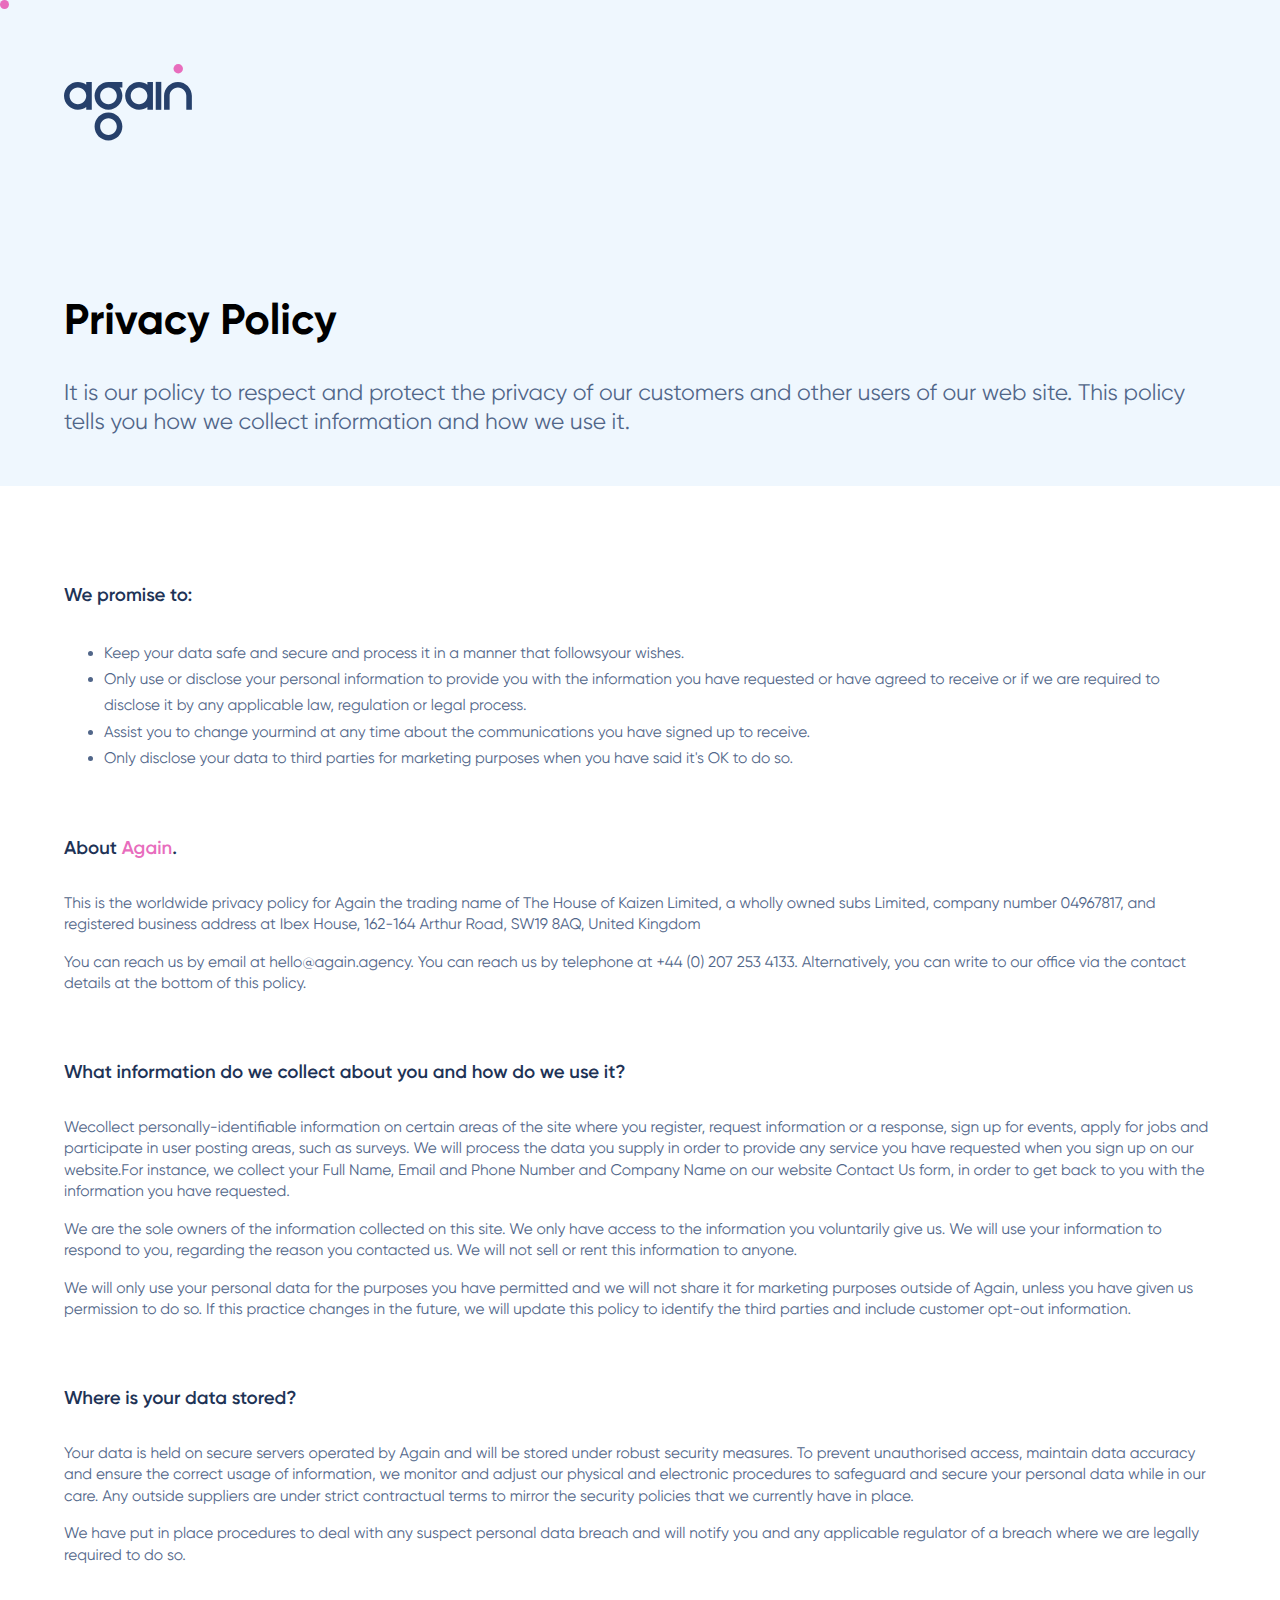
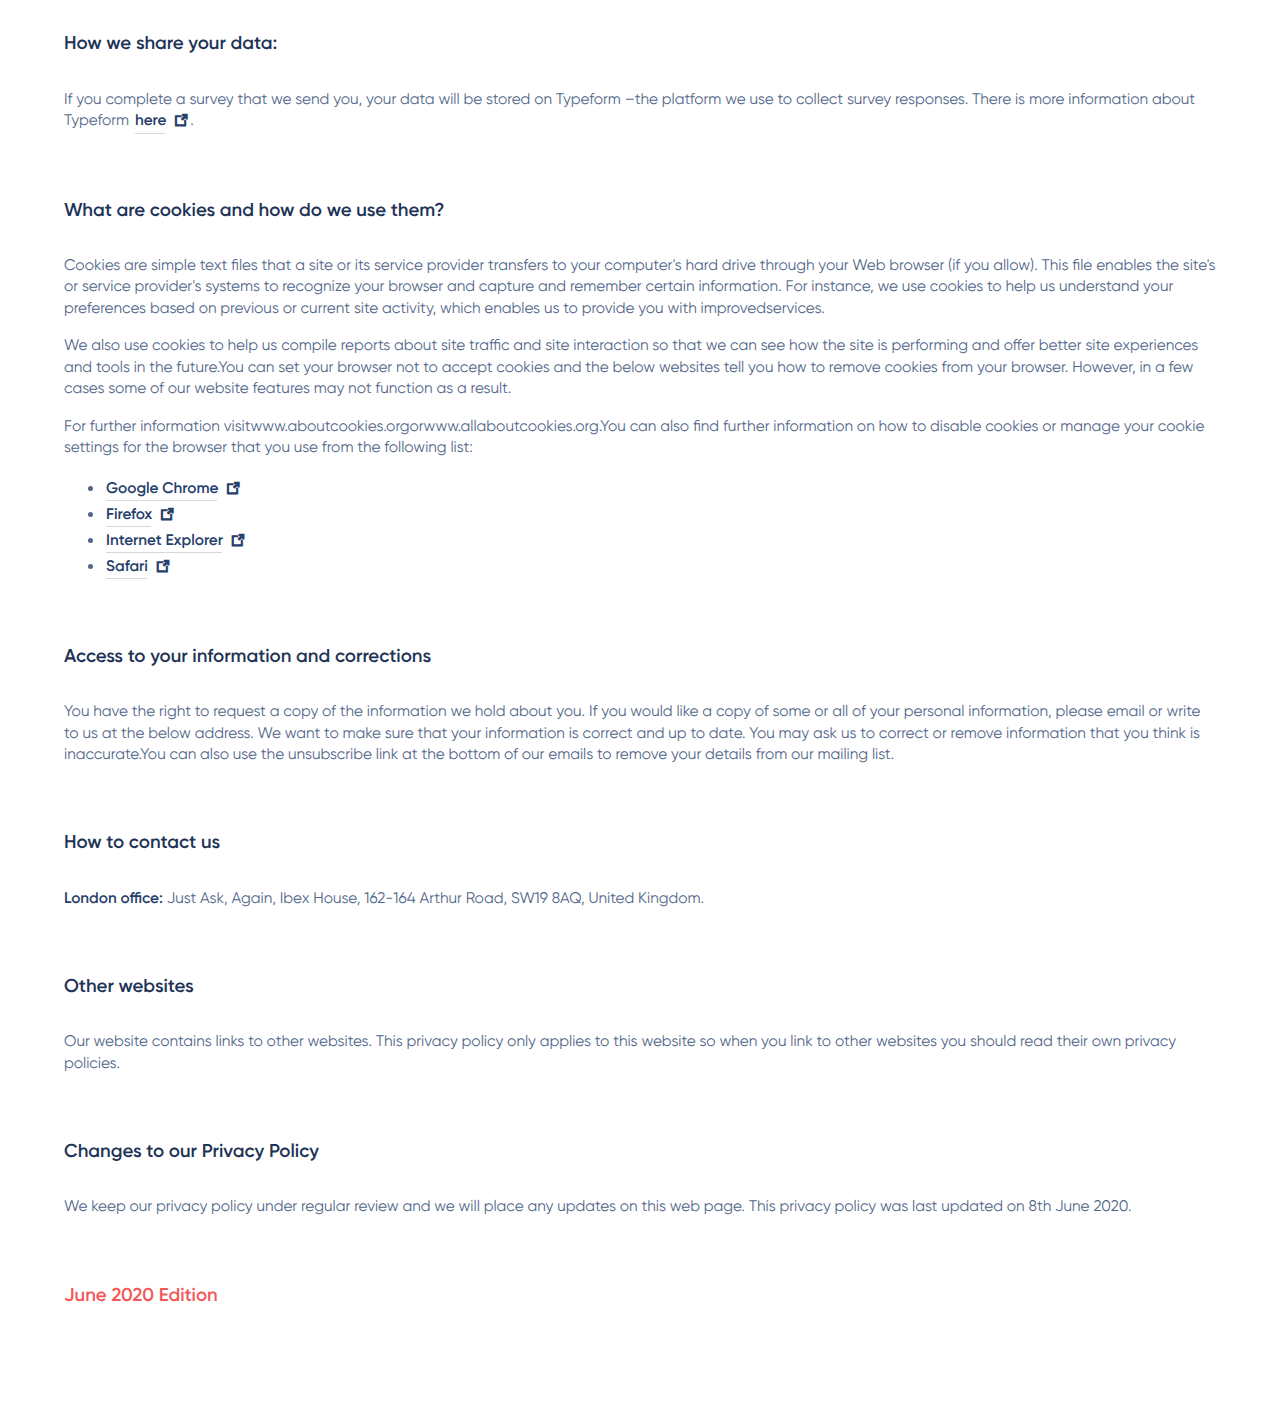
<file: privacy-policy.html>
<!DOCTYPE html>
<html lang="en">

<head>
    <meta charset="UTF-8">
    <meta name="viewport" content="width=device-width, initial-scale=1.0">
    <title>Privacy Policy</title>
    <meta http-equiv="X-UA-Compatible" content="IE=edge">
    <meta property="og:title" content="Document" />
    <meta property="og:locale" content="en_US" />
    <meta name="description" content="Document" />
    <meta property="og:description" content="Document" />
    <link rel="canonical" href="" />
    <meta property="og:url" content="" />
    <meta property="og:site_name" content="Document" />

    <link rel="icon" type="image/png" href="favicon.png">

    <link rel="stylesheet" href="assets/icofont/icofont.min.css">
    <link rel="stylesheet" href="assets/css/styles.css">

    <!-- Google Tag Manager -->
    <script>(function (w, d, s, l, i) {
            w[l] = w[l] || []; w[l].push({
                'gtm.start':
                    new Date().getTime(), event: 'gtm.js'
            }); var f = d.getElementsByTagName(s)[0],
                j = d.createElement(s), dl = l != 'dataLayer' ? '&l=' + l : ''; j.async = true; j.src =
                    'https://www.googletagmanager.com/gtm.js?id=' + i + dl; f.parentNode.insertBefore(j, f);
        })(window, document, 'script', 'dataLayer', 'GTM-P75N72K');</script>
    <!-- End Google Tag Manager -->
</head>

<body class="loading no-scroll">
    <!-- Google Tag Manager (noscript) -->
    <noscript><iframe src="https://www.googletagmanager.com/ns.html?id=GTM-P75N72K" height="0" width="0"
            style="display:none;visibility:hidden"></iframe></noscript>
    <!-- End Google Tag Manager (noscript) -->
    <div class="ag-loader">
        <img src="assets/img/logo_chalk.svg" alt="">
    </div>

    <div class="cursor">
        <div class="cursor-ball cursor-ball-big"></div>
        <div class="cursor-ball cursor-ball-small"></div>
    </div>

    <section class="banner-header">
        <div class="ag-container">
            <a href="javascript:void(0)" class="ag-logo hoverable">
                <img class="ag-logo-primary" src="assets/img/again-logo.svg" alt="Branding">
            </a>

            <h3 class="banner-header-title text-black">Privacy Policy</h3>
            <h6>It is our policy to respect and protect the privacy of our customers and other users of our web site. This policy tells
            you how we collect information and how we use it.</h6>
        </div>
    </section>

    <section class="know-more">
        <div class="ag-container">
            <p class="copy-link mb-32px">We promise to:</p>

            <ul class="small-list mb-64px">
                <li>Keep your data safe and secure and process it in a manner that followsyour wishes.</li>
                <li>Only use or disclose your personal information to provide you with the information you have requested or have agreed to
                receive or if we are required to disclose it by any applicable law, regulation or legal process.</li>
                <li>Assist you to change yourmind at any time about the communications you have signed up to receive.</li>
                <li>Only disclose your data to third parties for marketing purposes when you have said it's OK to do so.</li>
            </ul>

            <p class="copy-link mb-32px">About <span class="text-pink">Again</span>.</p>

            <p class="small mb-1">This is the worldwide privacy policy for Again the trading name of The House of Kaizen Limited, a wholly owned subs
            Limited, company number 04967817, and registered business address at Ibex House, 162-164 Arthur Road, SW19 8AQ, United
            Kingdom</p>
            <p class="small mb-64px">You can reach us by email at hello@again.agency. You can reach us by telephone at +44 (0) 207 253 4133. Alternatively, you can write to our office via the contact details at the bottom of this policy.</p>

            <p class="copy-link mb-32px">What information do we collect about you and how do we use it?</p>
            
            <p class="small mb-1">Wecollect personally-identifiable information on certain areas of the site where you register, request information or a response, sign up for events, apply for jobs and participate in user posting areas, such as surveys. We will process the data you supply in order to provide any service you have requested when you sign up on our website.For instance, we collect your Full Name, Email and Phone Number and Company Name on our website Contact Us form, in order to get back to you with the information you have requested.</p>
            <p class="small mb-1">We are the sole owners of the information collected on this site. We only have access to the information you voluntarily give us. We will use your information to respond to you, regarding the reason you contacted us. We will not sell or rent this information to anyone.</p>
            <p class="small mb-64px">We will only use your personal data for the purposes you have permitted and we will not share it for marketing purposes outside of Again, unless you have given us permission to do so. If this practice changes in the future, we will update this policy to identify the third parties and include customer opt-out information.</p>


            <p class="copy-link mb-32px">Where is your data stored?</p>
            
            <p class="small mb-1">Your data is held on secure servers operated by Again and will be stored under robust security measures. To prevent unauthorised access, maintain data accuracy and ensure the correct usage of information, we monitor and adjust our physical and electronic procedures to safeguard and secure your personal data while in our care. Any outside suppliers are under strict contractual terms to mirror the security policies that we currently have in place.</p>
            <p class="small mb-64px">We have put in place procedures to deal with any suspect personal data breach and will notify you and any applicable regulator of a breach where we are legally required to do so.</p>


            <p class="copy-link mb-32px">How we share your data:</p>
            
            <p class="small mb-64px">If you complete a survey that we send you, your data will be stored on Typeform –the platform we use to collect survey responses. There is more information about Typeform <a class="link-external link-underline text-dark-blue small-link" href="//help.typeform.com/hc/en-us/articles/360029580771-What-is-GDPR" target="_blank" rel="noopener noreferrer">here</a>.</p>


            <p class="copy-link mb-32px">What are cookies and how do we use them?</p>
            
            <p class="small mb-1">Cookies are simple text files that a site or its service provider transfers to your computer's hard drive through your Web browser (if you allow). This file enables the site's or service provider's systems to recognize your browser and capture and remember certain information. For instance, we use cookies to help us understand your preferences based on previous or current site activity, which enables us to provide you with improvedservices.</p>
            <p class="small mb-1">We also use cookies to help us compile reports about site traffic and site interaction so that we can see how the site is performing and offer better site experiences and tools in the future.You can set your browser not to accept cookies and the below websites tell you how to remove cookies from your browser. However, in a few cases some of our website features may not function as a result.</p>
            <p class="small mb-1">For further information visitwww.aboutcookies.orgorwww.allaboutcookies.org.You can also find further information on how to disable cookies or manage your cookie settings for the browser that you use from the following list:</p>

            <ul class="small-list mb-64px">
                <li>
                    <a class="link-external link-underline text-dark-blue small-link"
                        href="//support.google.com/chrome/answer/95647?hl=en" target="_blank"
                        rel="noopener noreferrer">Google Chrome</a>
                </li>
                <li>
                    <a class="link-external link-underline text-dark-blue small-link"
                        href="//support.mozilla.org/en-US/kb/enable-and-disable-cookies-website-preferences" target="_blank"
                        rel="noopener noreferrer">Firefox</a>
                </li>
                <li>
                    <a class="link-external link-underline text-dark-blue small-link"
                        href="//windows.microsoft.com/en-GB/windows-vista/Block-or-allow-cookies" target="_blank"
                        rel="noopener noreferrer">Internet Explorer</a>
                </li>
                <li>
                    <a class="link-external link-underline text-dark-blue small-link"
                        href="//help.apple.com/safari/mac/8.0/#/sfri11471" target="_blank"
                        rel="noopener noreferrer">Safari</a>
                </li>
            </ul>



            <p class="copy-link mb-32px">Access to your information and corrections</p>

            <p class="small mb-64px">You have the right to request a copy of the information we hold about you. If you would like a copy of some or all of your personal information, please email or write to us at the below address. We want to make sure that your information is correct and up to date. You may ask us to correct or remove information that you think is inaccurate.You can also use the unsubscribe link at the bottom of our emails to remove your details from our mailing list.</p>


            <p class="copy-link mb-32px">How to contact us</p>
            
            <p class="small mb-64px"><span class="text-dark-blue font-600">London office:</span> Just Ask, Again, Ibex House, 162-164 Arthur Road, SW19 8AQ, United Kingdom.</p>


            <p class="copy-link mb-32px">Other websites</p>
            
            <p class="small mb-64px">Our website contains links to other websites. This privacy policy only applies to this website so when you link to other websites you should read their own privacy policies.</p>


            <p class="copy-link mb-32px">Changes to our Privacy Policy</p>
            
            <p class="small mb-64px">We keep our privacy policy under regular review and we will place any updates on this web page. This privacy policy was last updated on 8th June 2020.</p>

            <p class="copy-link text-danger">June 2020 Edition</p>
        </div>
    </section>

    <script src="assets/js/jquery.min.js"></script>
    <script src="assets/js/TweenMax.min.js"></script>

    <script src="assets/js/scripts.js"></script>
</body>

</html>
</file>
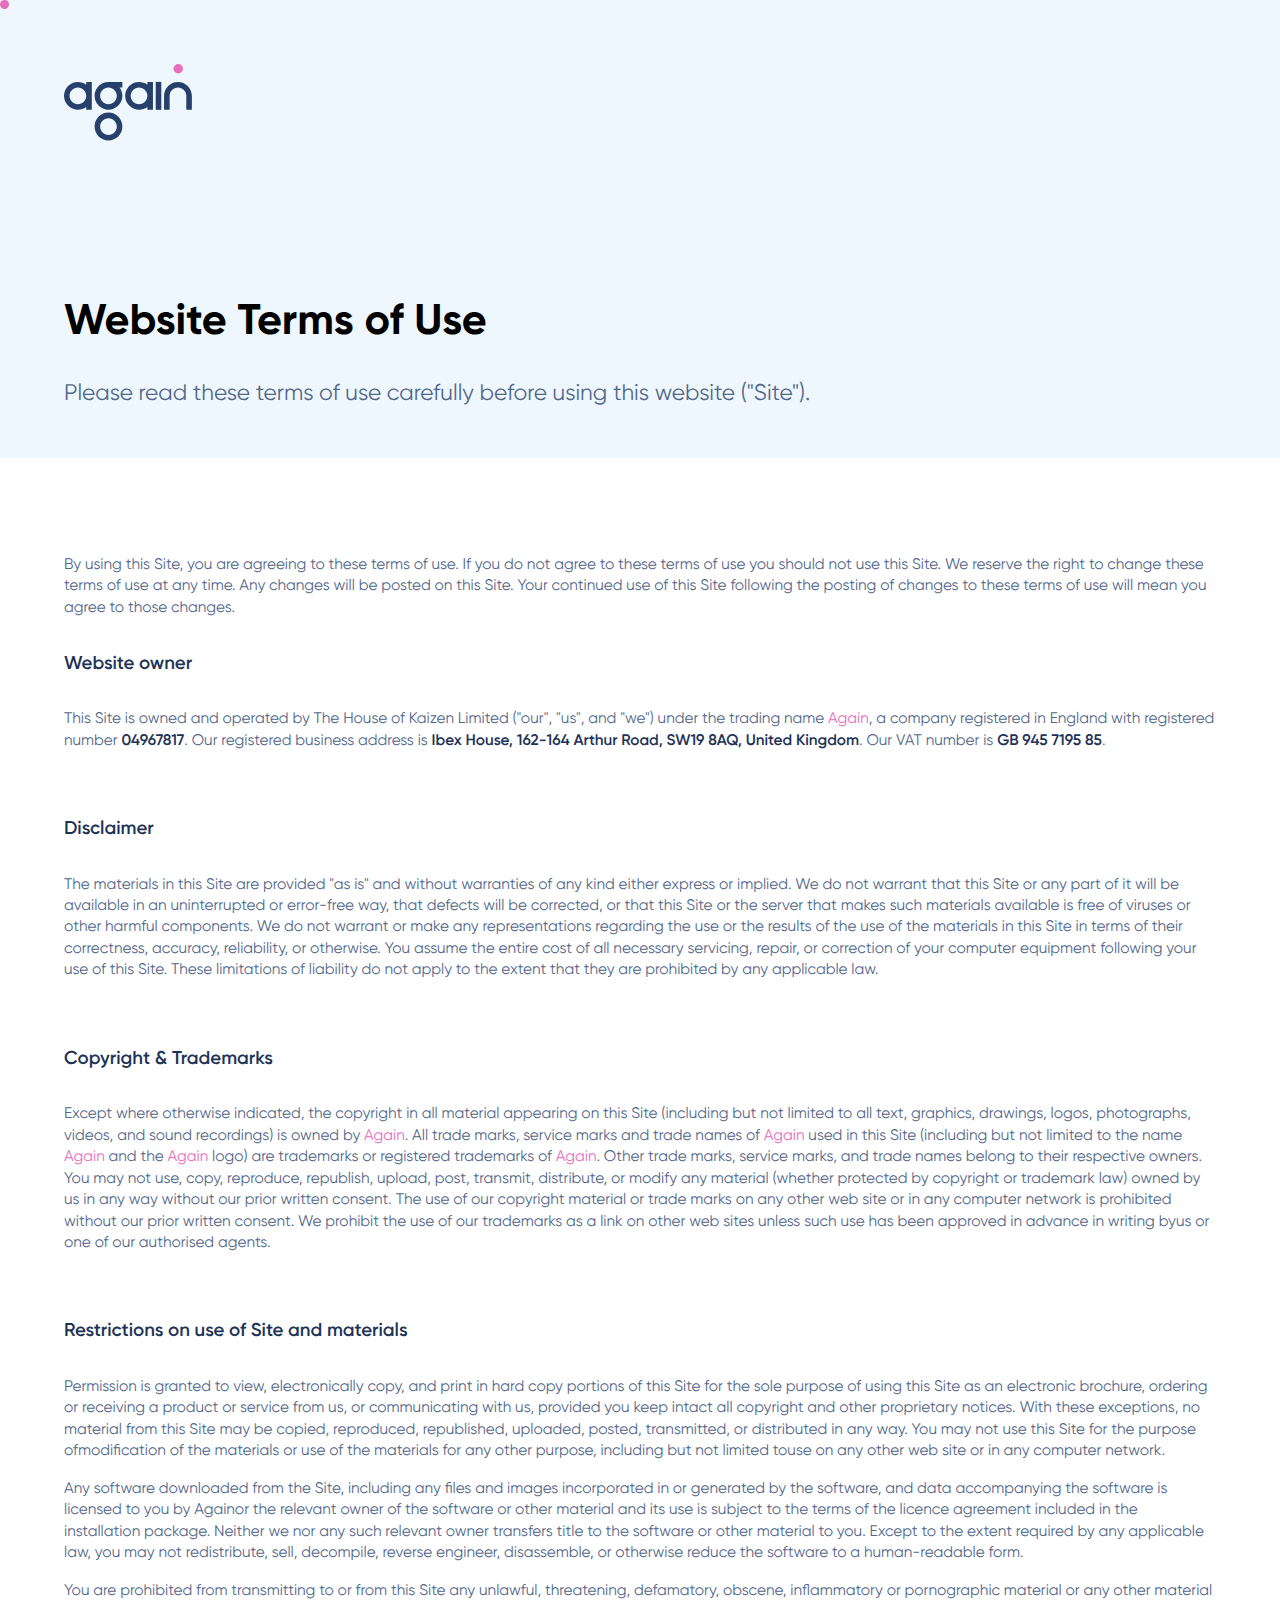
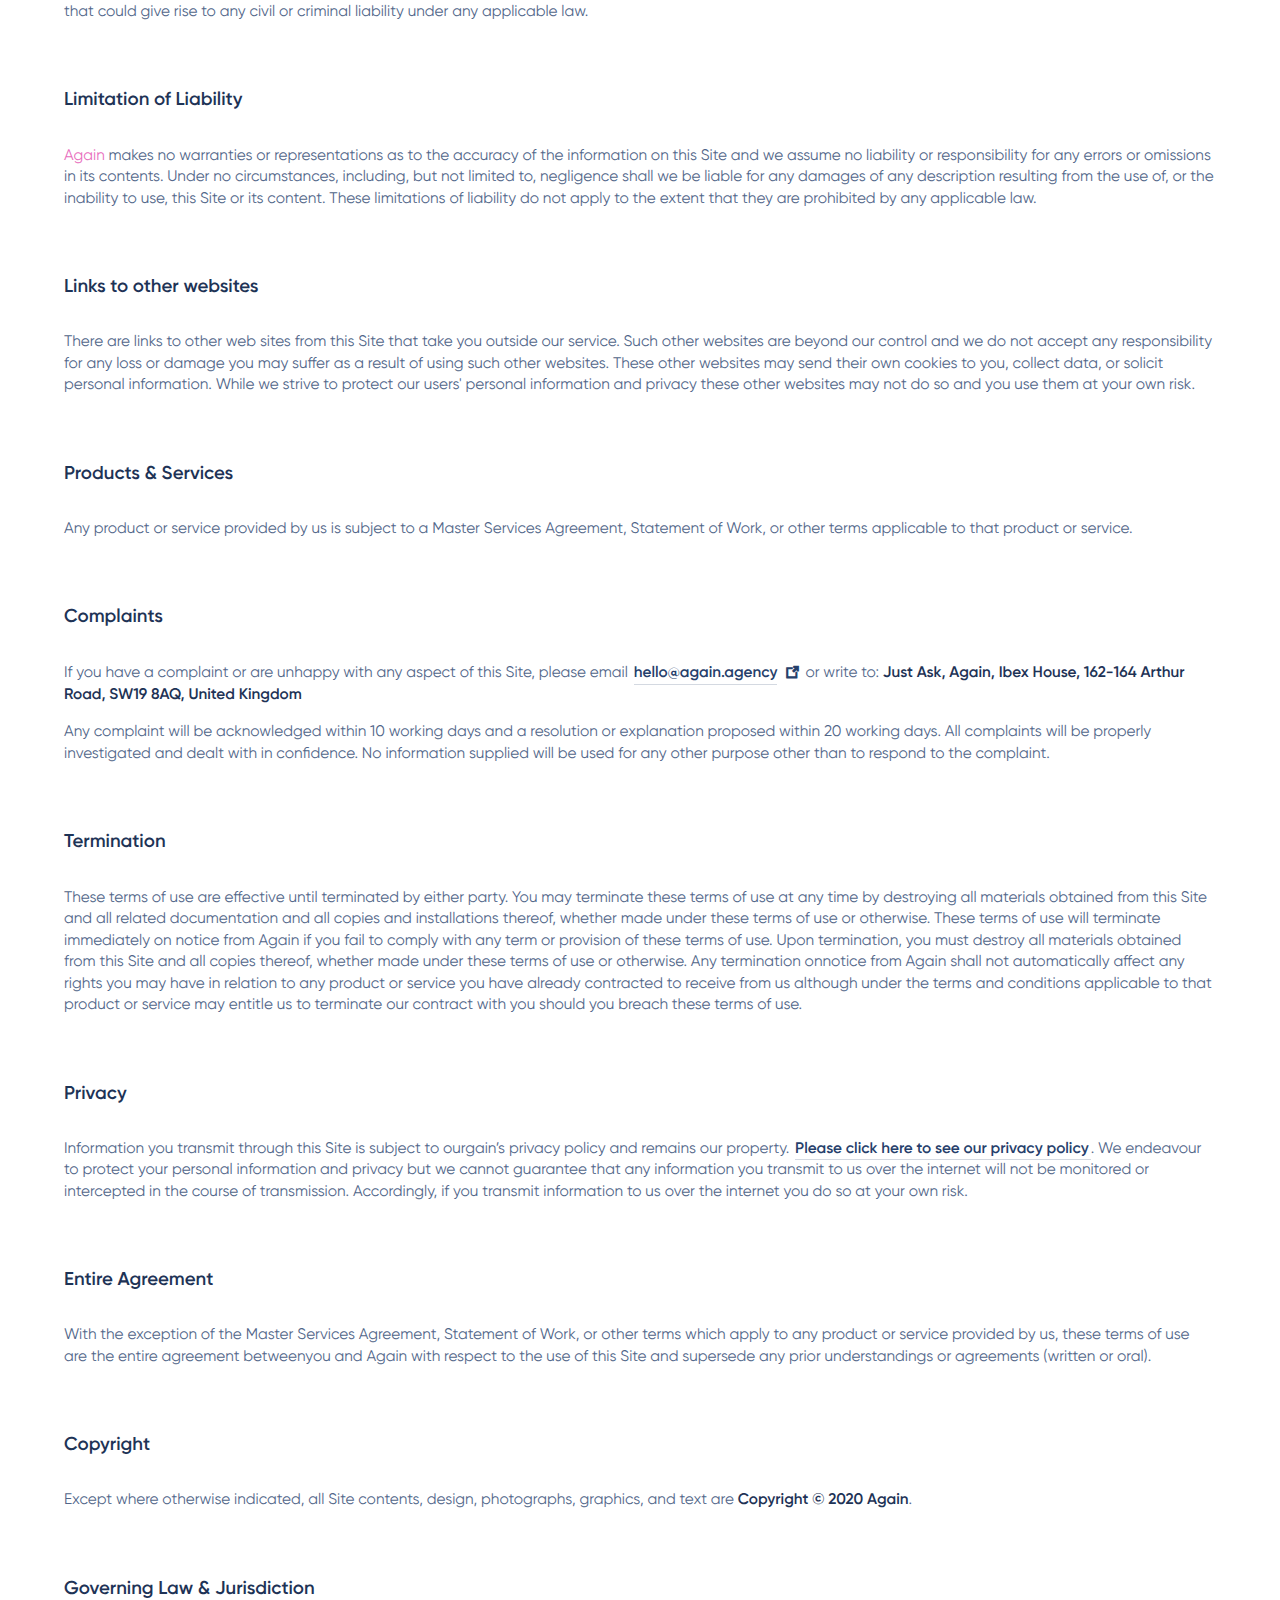
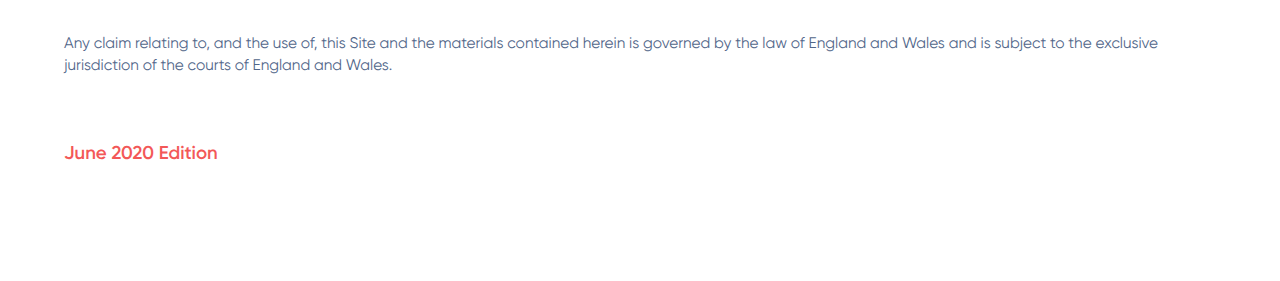
<file: terms-usage.html>
<!DOCTYPE html>
<html lang="en">

<head>
    <meta charset="UTF-8">
    <meta name="viewport" content="width=device-width, initial-scale=1.0">
    <title>Terms of Use</title>
    <meta http-equiv="X-UA-Compatible" content="IE=edge">
    <meta property="og:title" content="Document" />
    <meta property="og:locale" content="en_US" />
    <meta name="description" content="Document" />
    <meta property="og:description" content="Document" />
    <link rel="canonical" href="" />
    <meta property="og:url" content="" />
    <meta property="og:site_name" content="Document" />

    <link rel="icon" type="image/png" href="favicon.png">

    <link rel="stylesheet" href="assets/icofont/icofont.min.css">
    <link rel="stylesheet" href="assets/css/styles.css">

    <!-- Google Tag Manager -->
    <script>(function (w, d, s, l, i) {
            w[l] = w[l] || []; w[l].push({
                'gtm.start':
                    new Date().getTime(), event: 'gtm.js'
            }); var f = d.getElementsByTagName(s)[0],
                j = d.createElement(s), dl = l != 'dataLayer' ? '&l=' + l : ''; j.async = true; j.src =
                    'https://www.googletagmanager.com/gtm.js?id=' + i + dl; f.parentNode.insertBefore(j, f);
        })(window, document, 'script', 'dataLayer', 'GTM-P75N72K');</script>
    <!-- End Google Tag Manager -->
</head>

<body class="loading no-scroll">
    <!-- Google Tag Manager (noscript) -->
    <noscript><iframe src="https://www.googletagmanager.com/ns.html?id=GTM-P75N72K" height="0" width="0"
            style="display:none;visibility:hidden"></iframe></noscript>
    <!-- End Google Tag Manager (noscript) -->
    <div class="ag-loader">
        <img src="assets/img/logo_chalk.svg" alt="">
    </div>

    <div class="cursor">
        <div class="cursor-ball cursor-ball-big"></div>
        <div class="cursor-ball cursor-ball-small"></div>
    </div>

    <section class="banner-header">
        <div class="ag-container">
            <a href="javascript:void(0)" class="ag-logo hoverable">
                <img class="ag-logo-primary" src="assets/img/again-logo.svg" alt="Branding">
            </a>

            <h3 class="banner-header-title text-black">Website Terms of Use</h3>
            <h6>Please read these terms of use carefully before using this website ("Site").</h6>
        </div>
    </section>

    <section class="know-more">
        <div class="ag-container">
            <p class="small mb-32px">By using this Site, you are agreeing to these terms of use. If you do not agree to these terms of use you should not use this Site. We reserve the right to change these terms of use at any time. Any changes will be posted on this Site. Your continued use of this Site following the posting of changes to these terms of use will mean you agree to those changes.</p>

            <p class="copy-link mb-32px">Website owner</p>

            <p class="small mb-64px">This Site is owned and operated by The House of Kaizen Limited ("our", "us", and "we") under the trading name <span class="text-pink">Again</span>, a company registered in England with registered number <span class="small-link">04967817</span>. Our registered business address is <span class="small-link">Ibex House, 162-164 Arthur Road, SW19 8AQ, United Kingdom</span>. Our VAT number is <span class="small-link">GB 945 7195 85</span>.</p>

            

            <p class="copy-link mb-32px">Disclaimer</p>
            
            <p class="small mb-64px">The materials in this Site are provided "as is" and without warranties of any kind either express or implied. We do not warrant that this Site or any part of it will be available in an uninterrupted or error-free way, that defects will be corrected, or that this Site or the server that makes such materials available is free of viruses or other harmful components. We do not warrant or make any representations regarding the use or the results of the use of the materials in this Site in terms of their correctness, accuracy, reliability, or otherwise. You assume the entire cost of all necessary servicing, repair, or correction of your computer equipment following your use of this Site. These limitations of liability do not apply to the extent that they are prohibited by any applicable law.</p>


            <p class="copy-link mb-32px">Copyright & Trademarks</p>

            <p class="small mb-64px">Except where otherwise indicated, the copyright in all material appearing on this Site (including but not limited to all text, graphics, drawings, logos, photographs, videos, and sound recordings) is owned by <span class="text-pink">Again</span>. All trade marks, service marks and trade names of <span class="text-pink">Again</span> used in this Site (including but not limited to the name <span class="text-pink">Again</span> and the <span class="text-pink">Again</span> logo) are trademarks or registered trademarks of <span class="text-pink">Again</span>. Other trade marks, service marks, and trade names belong to their respective owners. You may not use, copy, reproduce, republish, upload, post, transmit, distribute, or modify any material (whether protected by copyright or trademark law) owned by us in any way without our prior written consent. The use of our copyright material or trade marks on any other web site or in any computer network is prohibited without our prior written consent. We prohibit the use of our trademarks as a link on other web sites unless such use has been approved in advance in writing byus or one of our authorised agents.</p>


            <p class="copy-link mb-32px">Restrictions on use of Site and materials</p>

            <p class="small mb-1">Permission is granted to view, electronically copy, and print in hard copy portions of this Site for the 
sole purpose of using this Site as an electronic brochure, ordering or receiving a product or service from us, or communicating with us, provided you keep intact all copyright and other proprietary notices. With these exceptions, no material from this Site may be copied, reproduced, republished, uploaded, posted, transmitted, or distributed in any way. You may not use this Site for the purpose ofmodification of the materials or use of the materials for any other purpose, including but not limited touse on any other web site or in any computer network.</p>

            <p class="small mb-1">Any software downloaded from the Site, including any files and images incorporated in or generated by the software, and data accompanying the software is licensed to you by Againor the relevant owner of the software or other material and its use is subject to the terms of the licence agreement included in the installation package. Neither we nor any such relevant owner transfers title to the software or other material to you. Except to the extent required by any applicable law, you may not redistribute, sell, decompile, reverse engineer, disassemble, or otherwise reduce the software to a human-readable form.</p>
            
            <p class="small mb-64px">You are prohibited from transmitting to or from this Site any unlawful, threatening, defamatory, obscene, inflammatory or pornographic material or any other material that could give rise to any civil or criminal liability under any applicable law.</p>


            <p class="copy-link mb-32px">Limitation of Liability</p>
            
            <p class="small mb-64px"><span class="text-pink">Again</span> makes no warranties or representations as to the accuracy of the information on this Site and we assume no liability or responsibility for any errors or omissions in its contents. Under no circumstances, including, but not limited to, negligence shall we be liable for any damages of any description resulting from the use of, or the inability to use, this Site or its content. These limitations of liability do not apply to the extent that they are prohibited by any applicable law.</p>

            <p class="copy-link mb-32px">Links to other websites</p>

            <p class="small mb-64px">There are links to other web sites from this Site that take you outside our service. Such other websites are beyond our control and we do not accept any responsibility for any loss or damage you may suffer as a result of using such other websites. These other websites may send their own cookies to you, collect data, or solicit personal information. While we strive to protect our users' personal information and privacy these other websites may not do so and you use them at your own risk.</p>


            <p class="copy-link mb-32px">Products & Services</p>
            
            <p class="small mb-64px">Any product or service provided by us is subject to a Master Services Agreement, Statement of Work, or other terms applicable to that product or service.</p>


            <p class="copy-link mb-32px">Complaints</p>
            
            <p class="small mb-1">If you have a complaint or are unhappy with any aspect of this Site, please email <a class="link-underline text-dark-blue link-external small-link" href="mailto:hello@again.agency" target="_blank" rel="noopener noreferrer">hello@again.agency</a> or write to: <span class="small-link">Just Ask, Again, Ibex House, 162-164 Arthur Road, SW19 8AQ, United Kingdom</span></p>
            <p class="small mb-64px">Any complaint will be acknowledged within 10 working days and a resolution or explanation proposed within 20 working days. All complaints will be properly investigated and dealt with in confidence. No information supplied will be used for any other purpose other than to respond to the complaint.</p>

            
            <p class="copy-link mb-32px">Termination</p>

            <p class="small mb-64px">These terms of use are effective until terminated by either party. You may terminate these terms of use at any time by destroying all materials obtained from this Site and all related documentation and all copies and installations thereof, whether made under these terms of use or otherwise. These terms of use will terminate immediately on notice from Again if you fail to comply with any term or provision of these terms of use. Upon termination, you must destroy all materials obtained from this Site and all copies thereof, whether made under these terms of use or otherwise. Any termination onnotice from Again shall not automatically affect any rights you may have in relation to any product or service you have already contracted to receive from us although under the terms and conditions applicable to that product or service may entitle us to terminate our contract with you should you breach these terms of use.</p>


            <p class="copy-link mb-32px">Privacy</p>

            <p class="small mb-64px">Information you transmit through this Site is subject to ourgain’s privacy policy and remains our property. <a class="link-underline text-dark-blue small-link" href="privacy-policy.html">Please click here to see our privacy policy</a>. We endeavour to protect your personal information and privacy but we cannot guarantee that any information you transmit to us over the internet will not be monitored or intercepted in the course of transmission. Accordingly, if you transmit information to us over the internet you do so at your own risk.</p>


            <p class="copy-link mb-32px">Entire Agreement</p>

            <p class="small mb-64px">With the exception of the Master Services Agreement, Statement of Work, or other terms which apply to any product or service provided by us, these terms of use are the entire agreement betweenyou and Again with respect to the use of this Site and supersede any prior understandings or agreements (written or oral).</p>


            <p class="copy-link mb-32px">Copyright</p>
            
            <p class="small mb-64px">Except where otherwise indicated, all Site contents, design, photographs, graphics, and text are <span class="small-link">Copyright &copy; 2020 Again</span>.</p>


            <p class="copy-link mb-32px">Governing Law & Jurisdiction</p>
            
            <p class="small mb-64px">Any claim relating to, and the use of, this Site and the materials contained herein is governed by the law of England and Wales and is subject to the exclusive jurisdiction of the courts of England and Wales.</p>


            <p class="copy-link text-danger">June 2020 Edition</p>
        </div>
    </section>

    <script src="assets/js/jquery.min.js"></script>
    <script src="assets/js/TweenMax.min.js"></script>

    <script src="assets/js/scripts.js"></script>
</body>

</html>
</file>
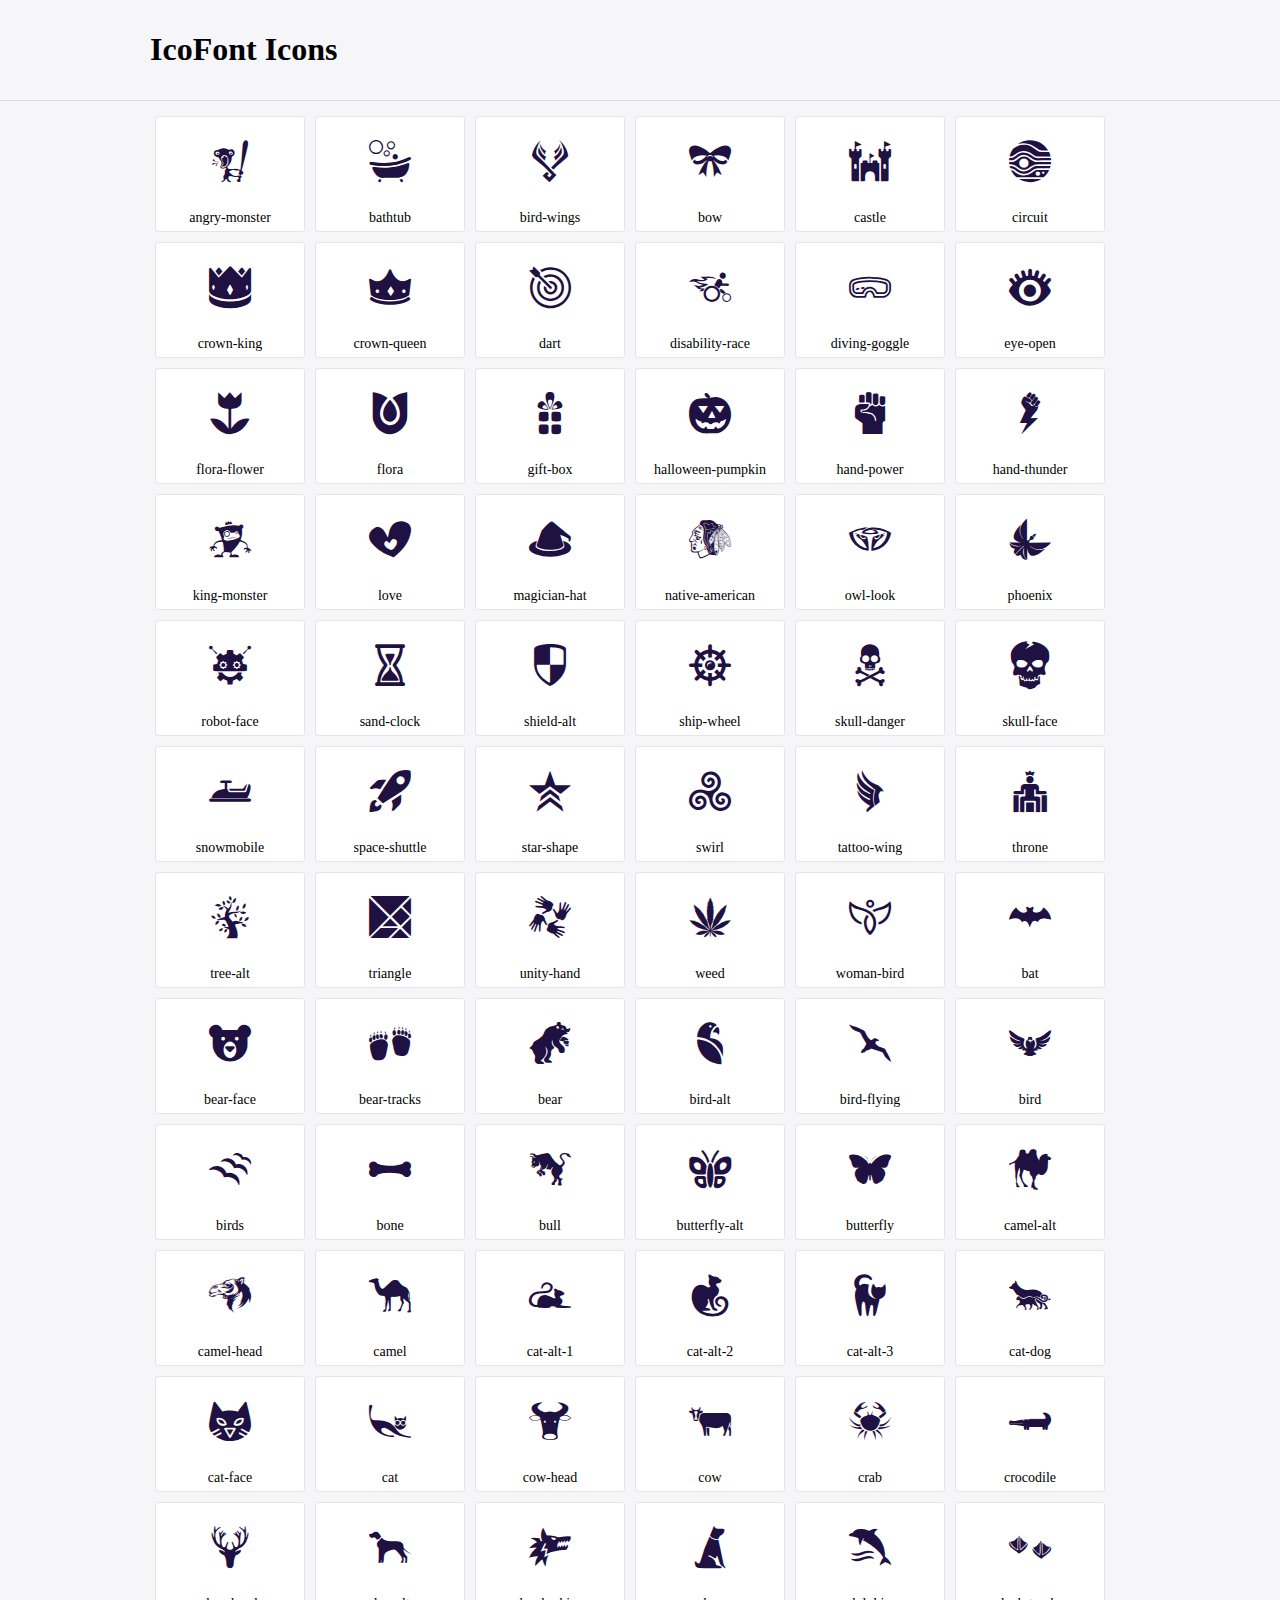
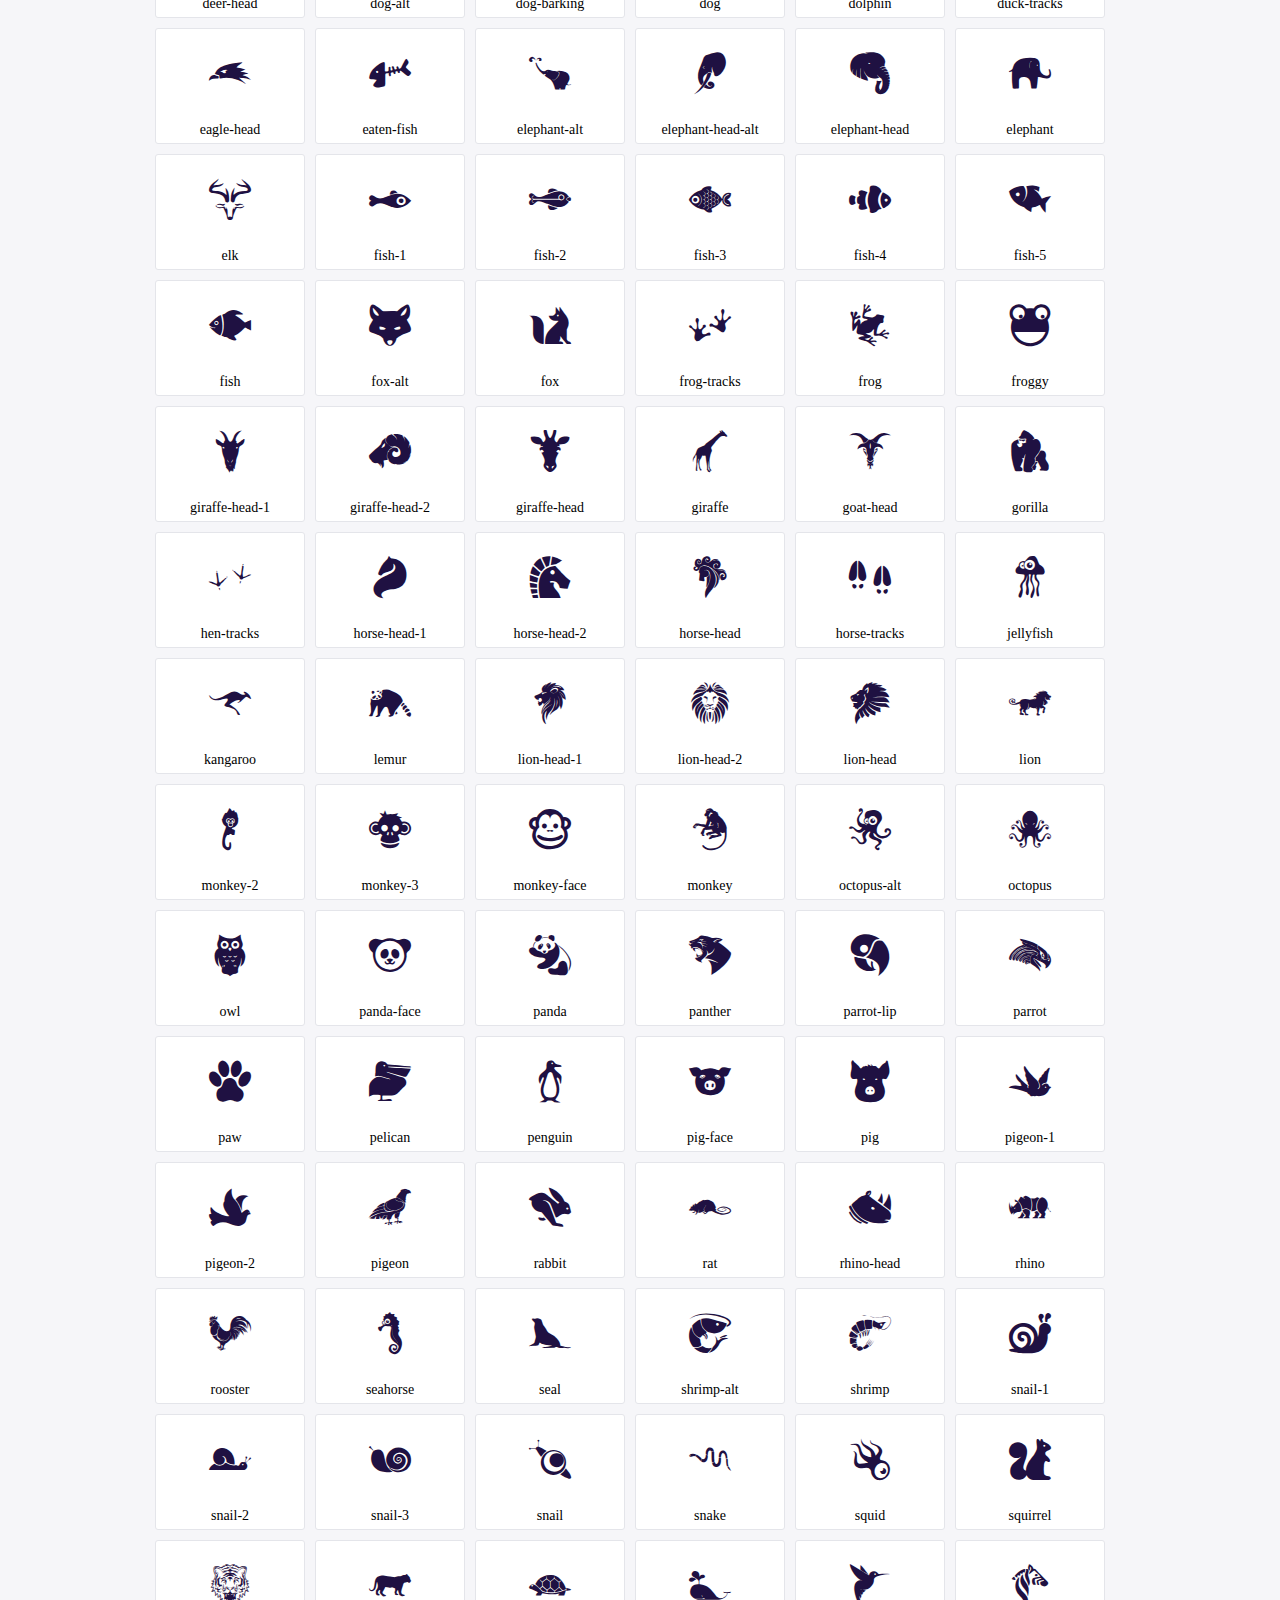
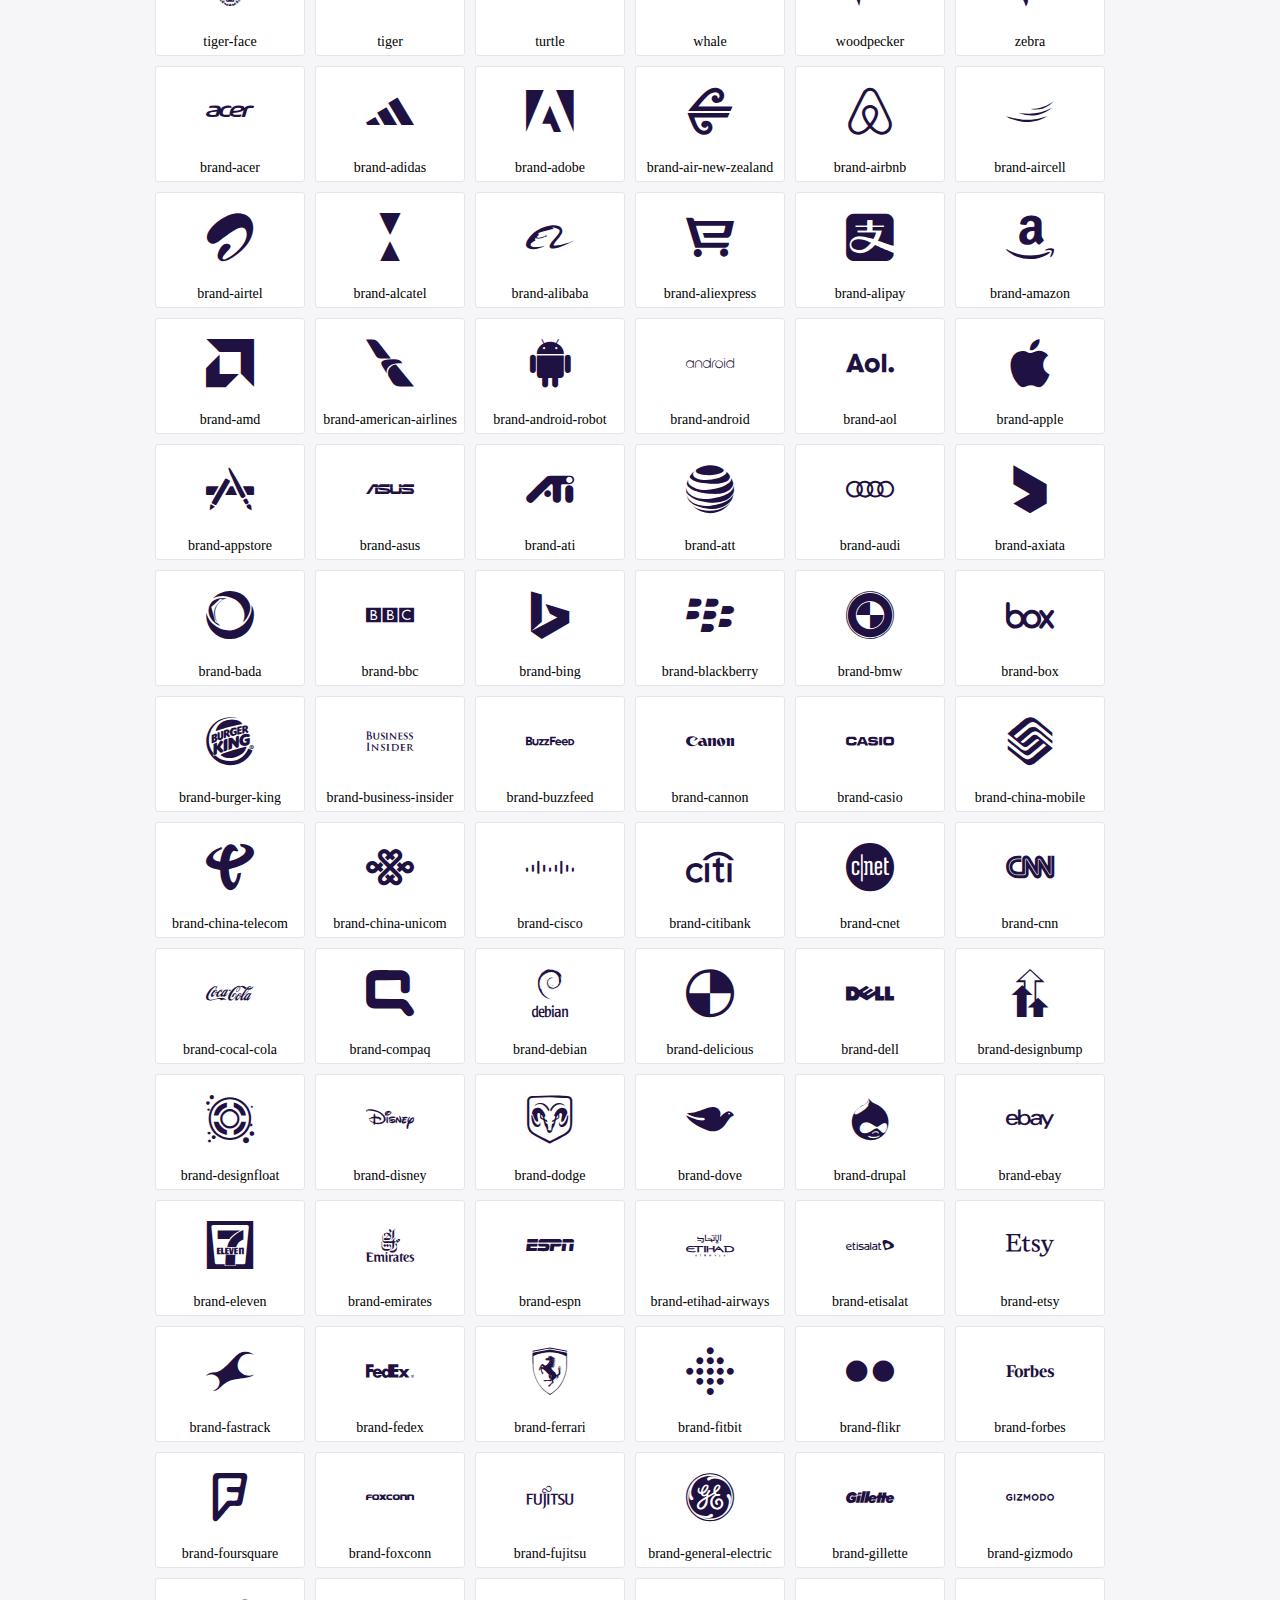
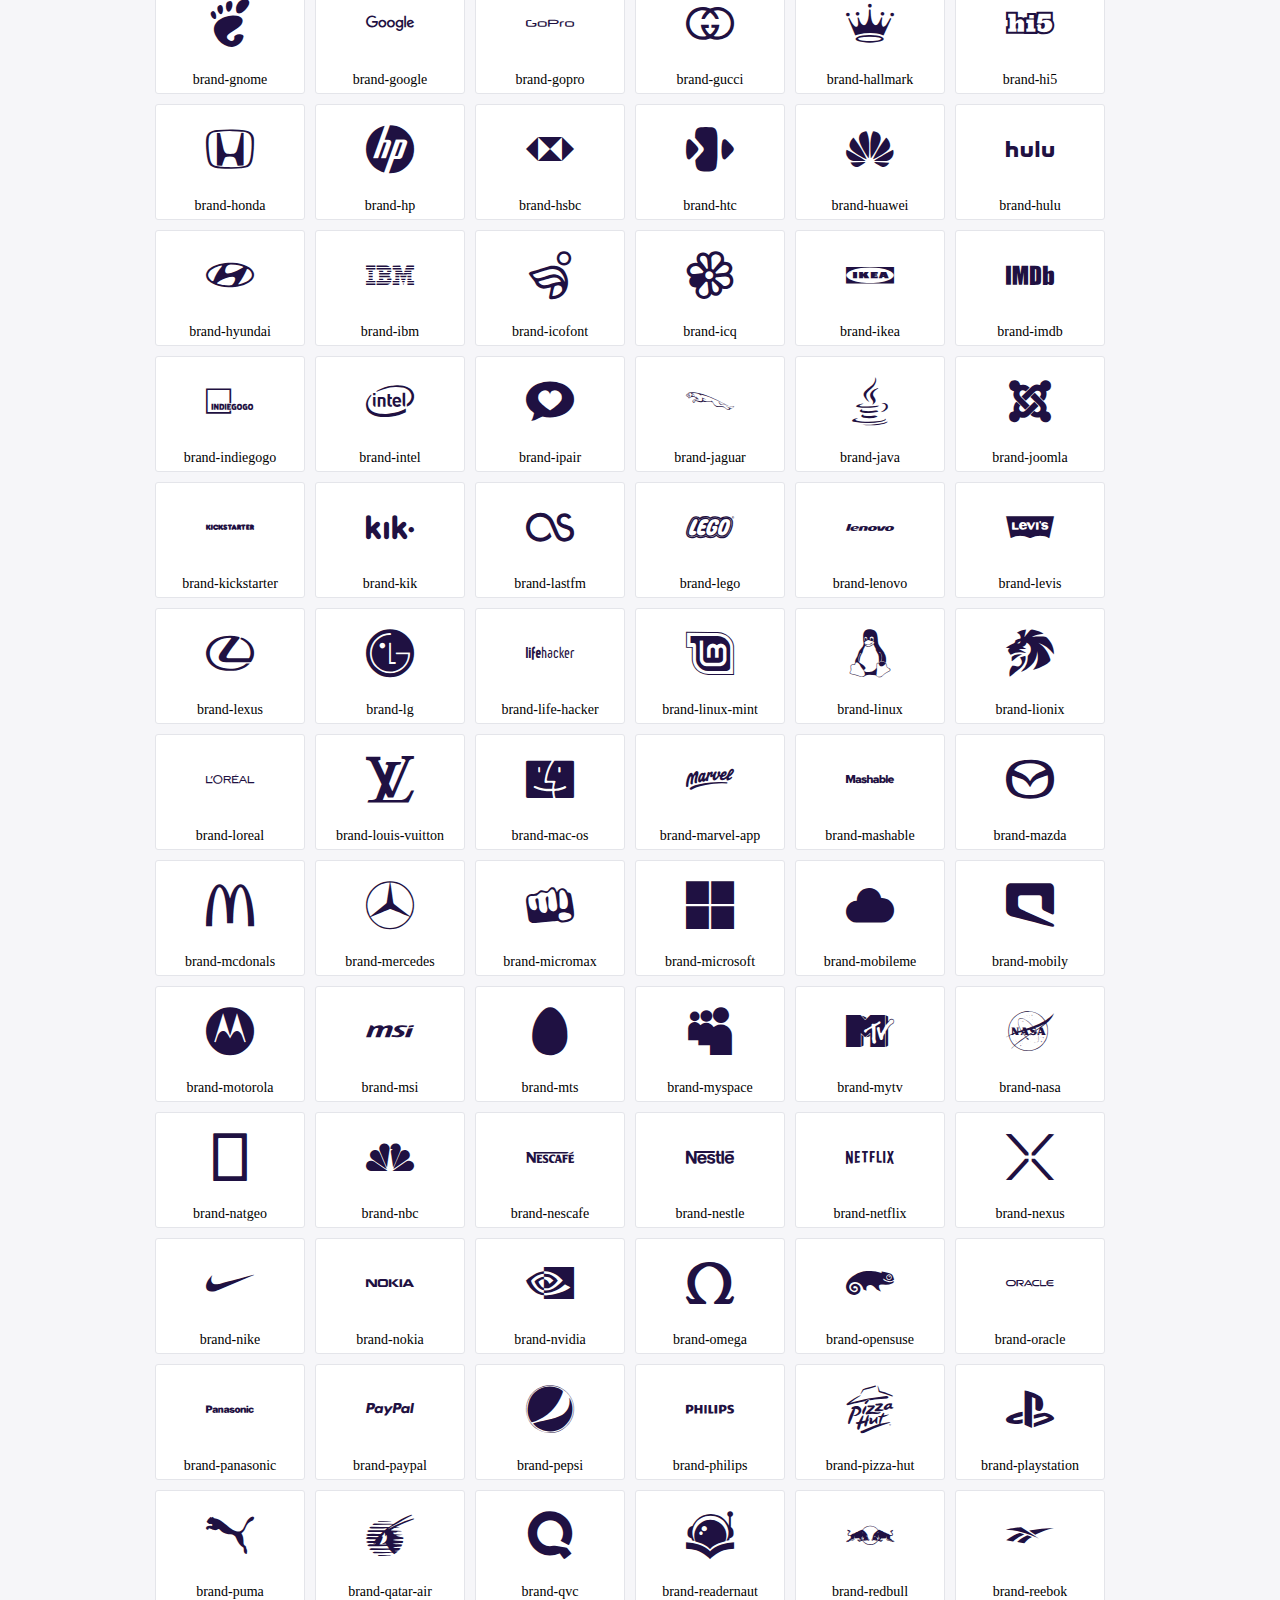
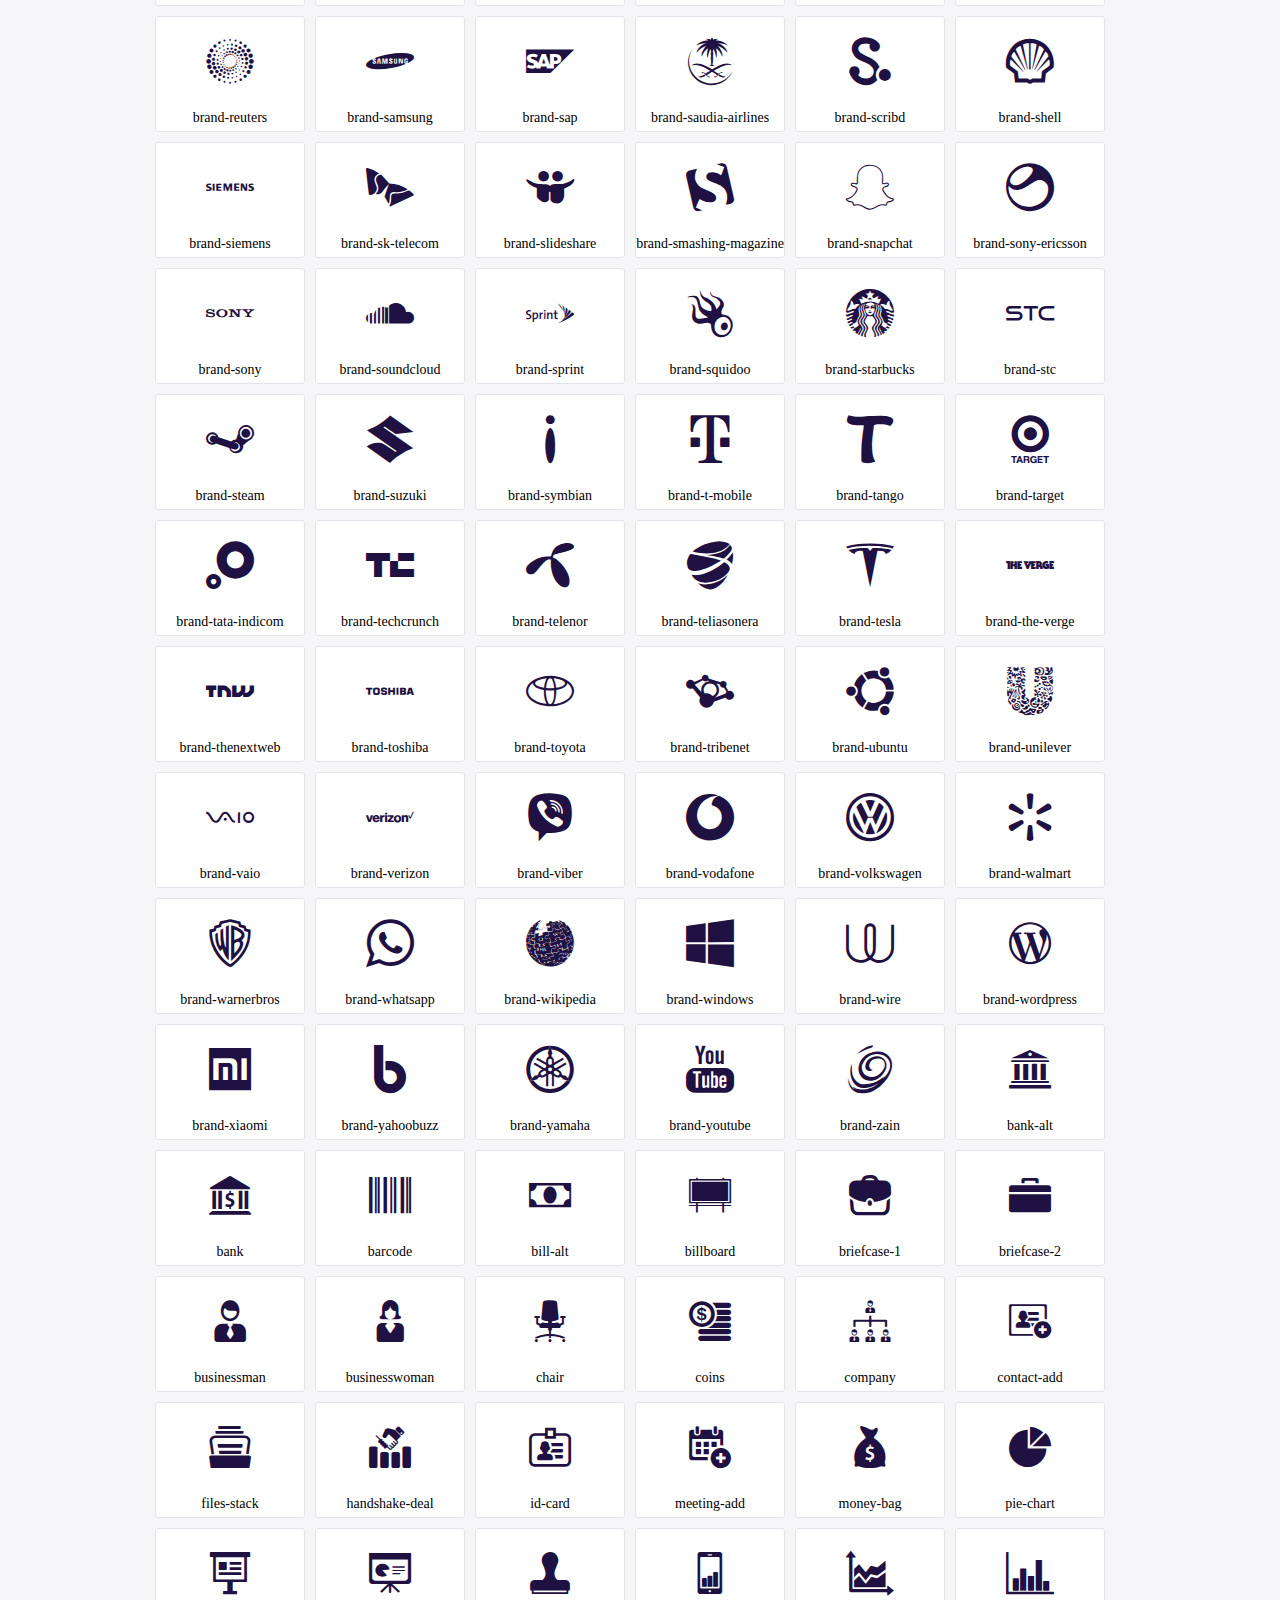
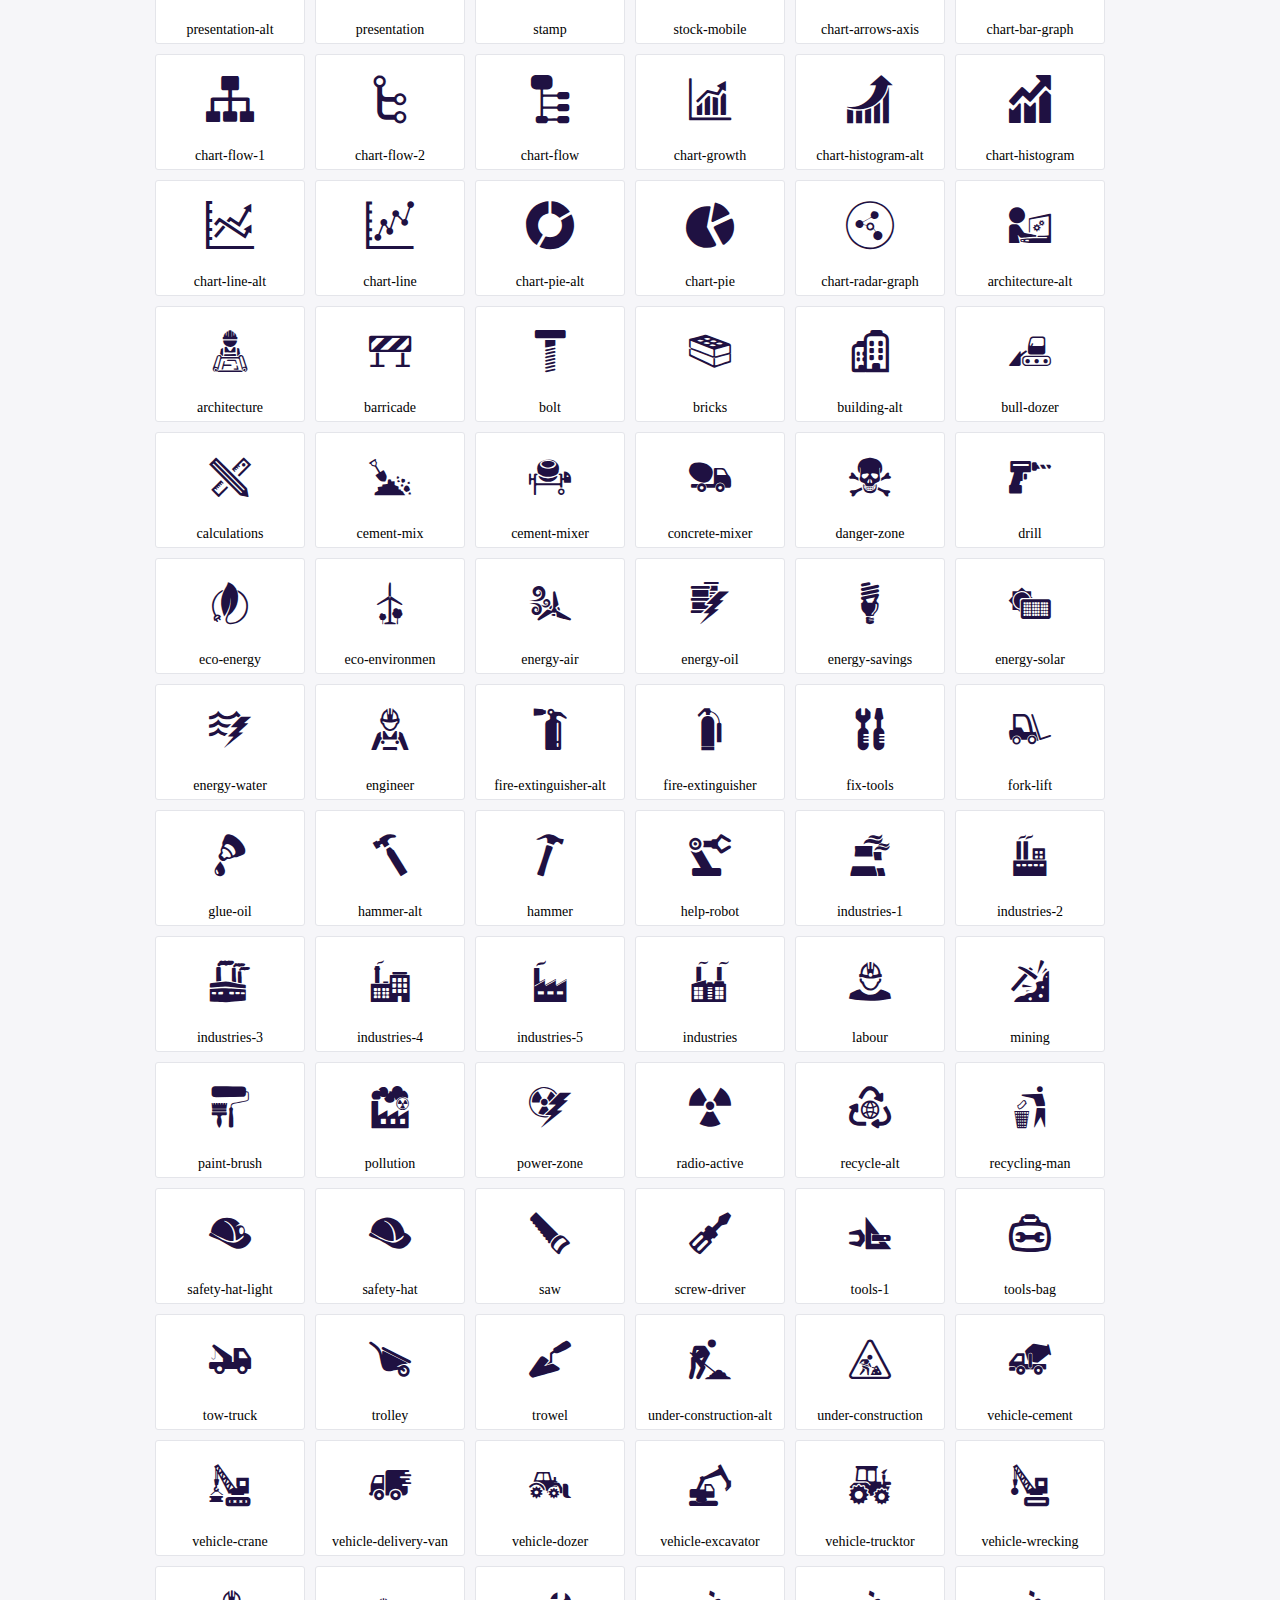
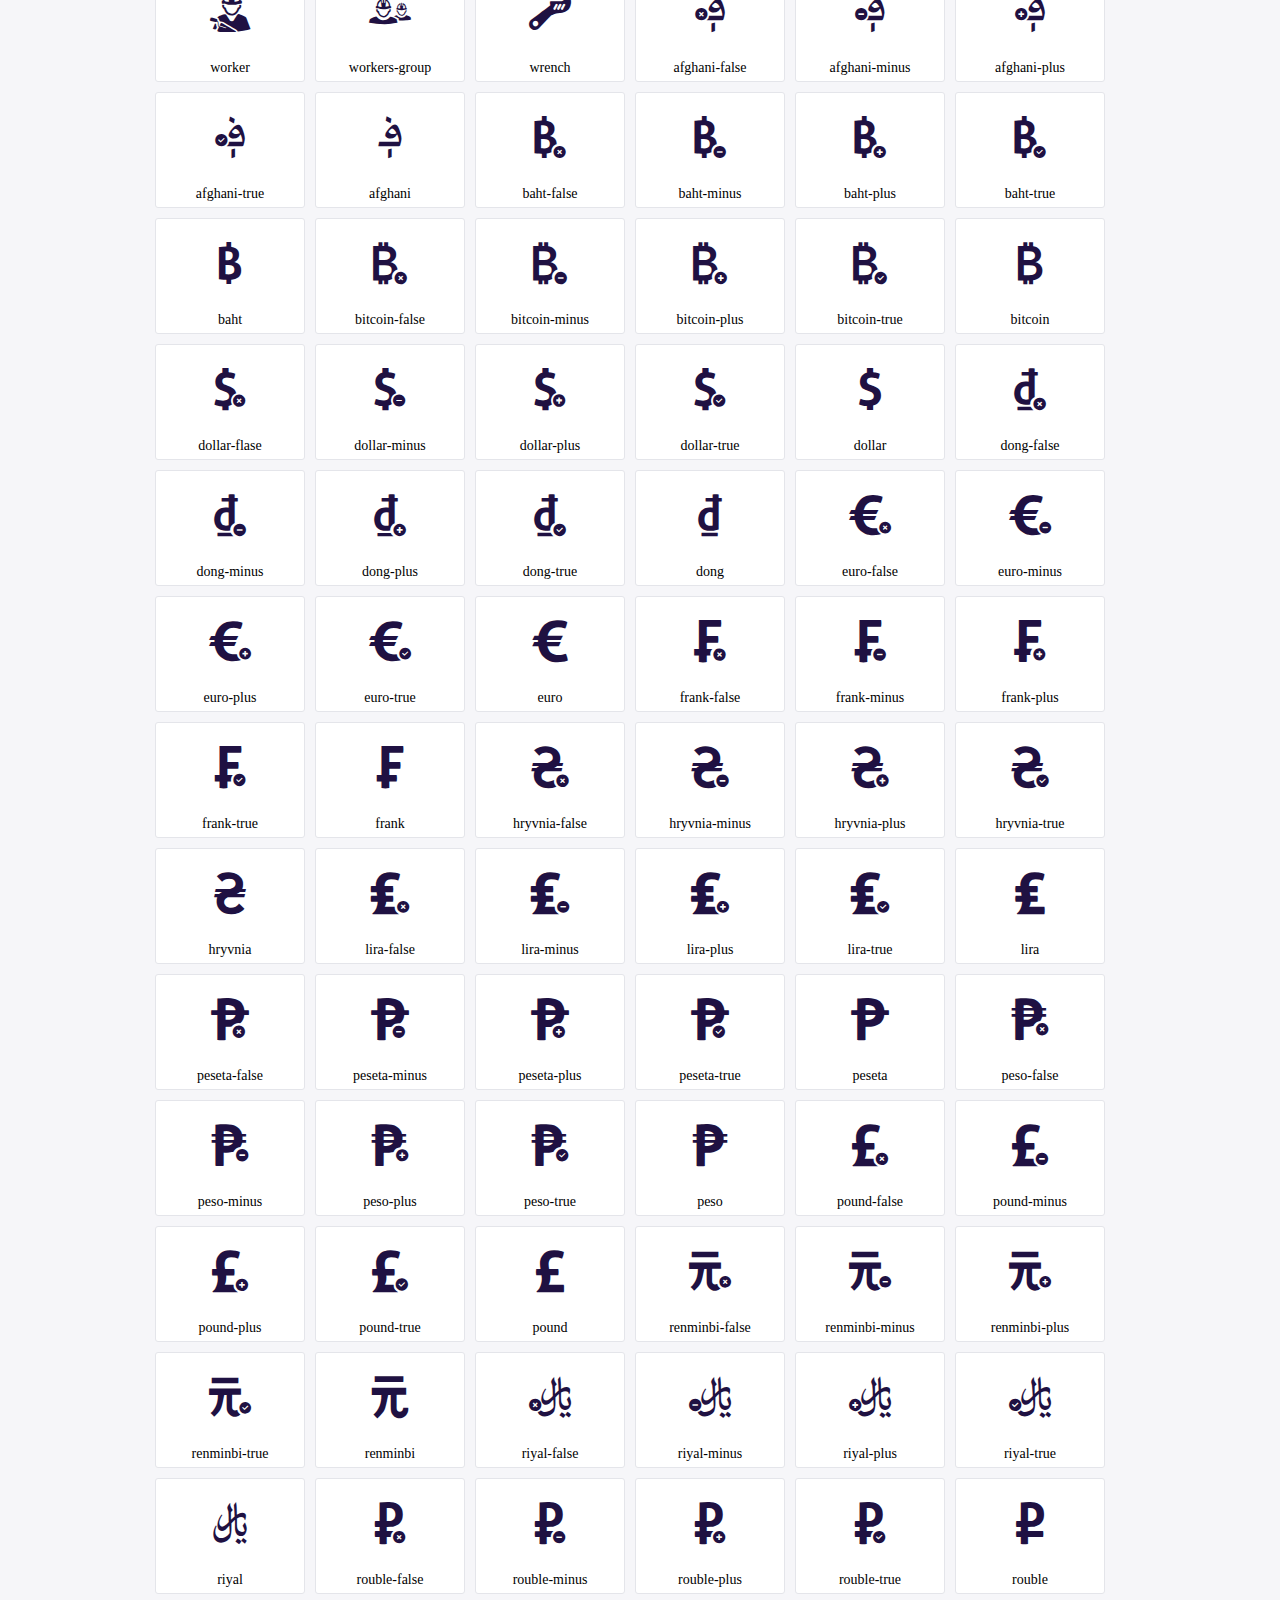
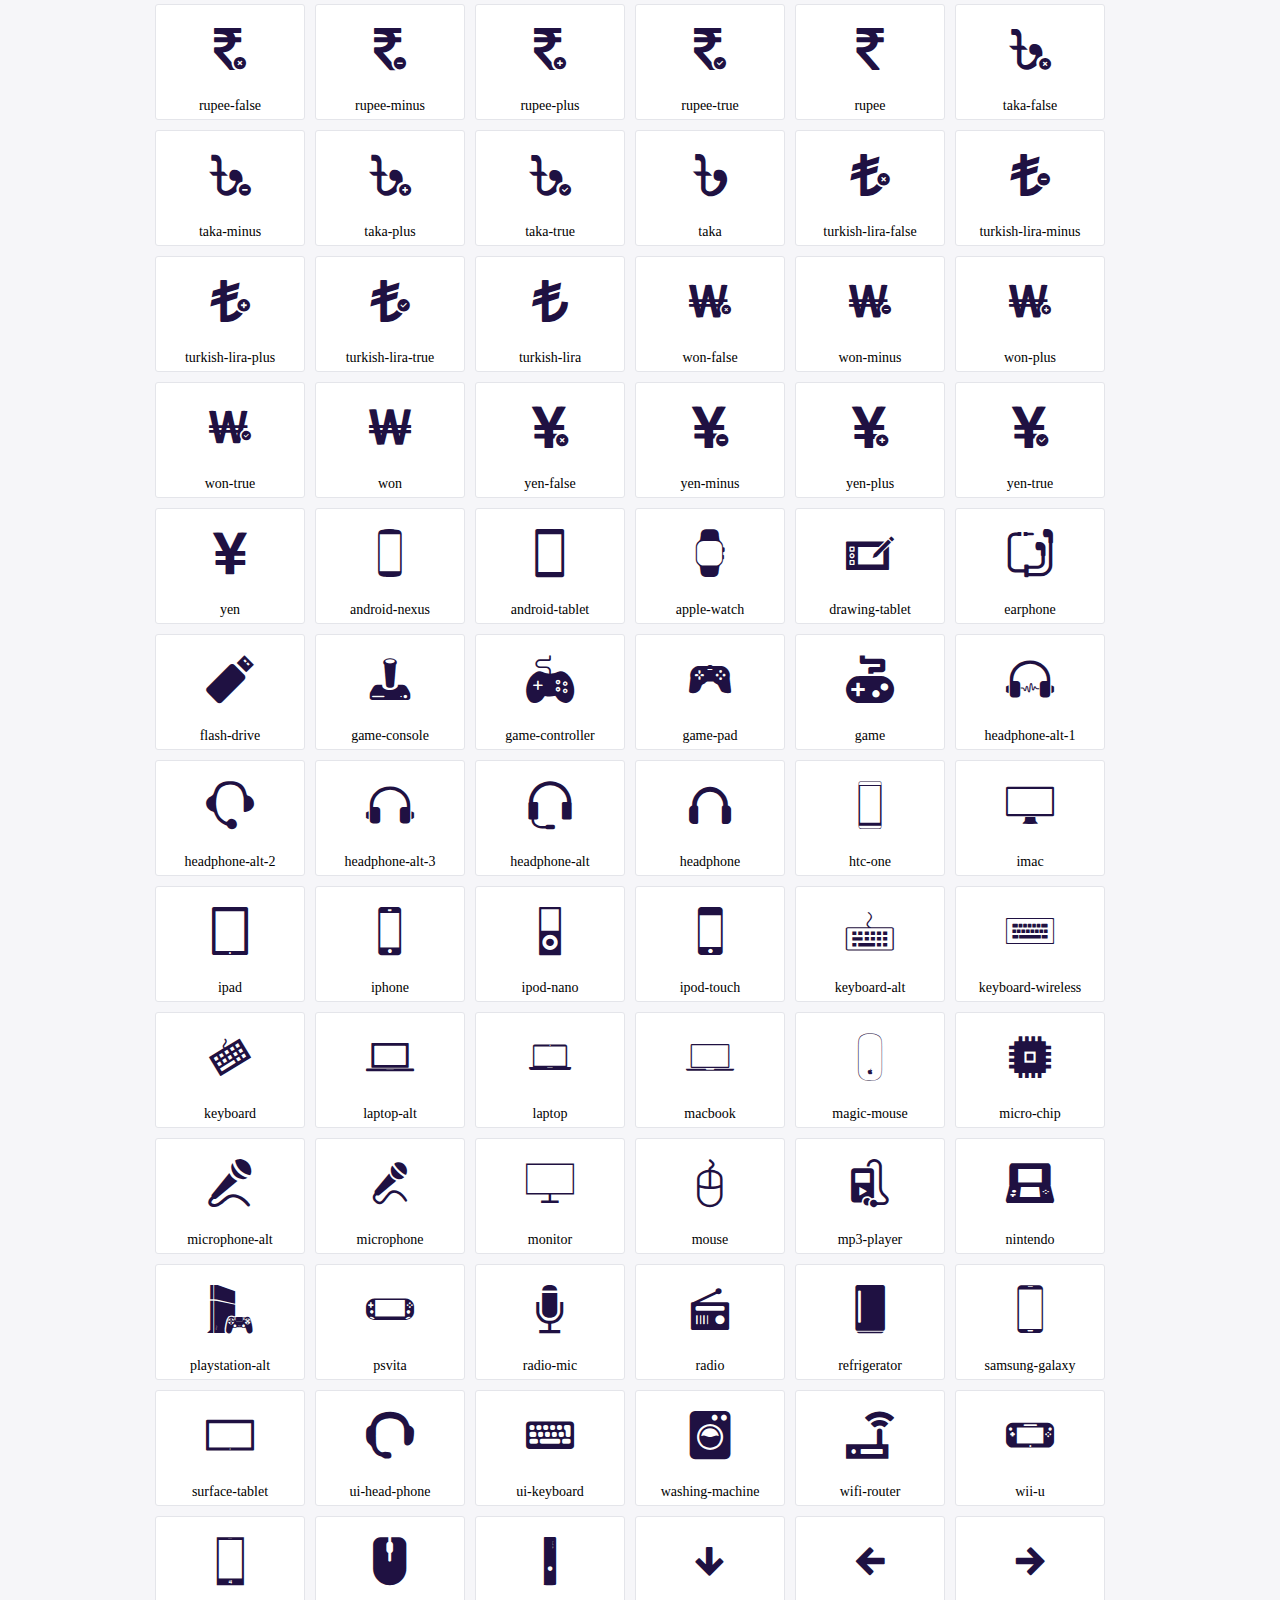
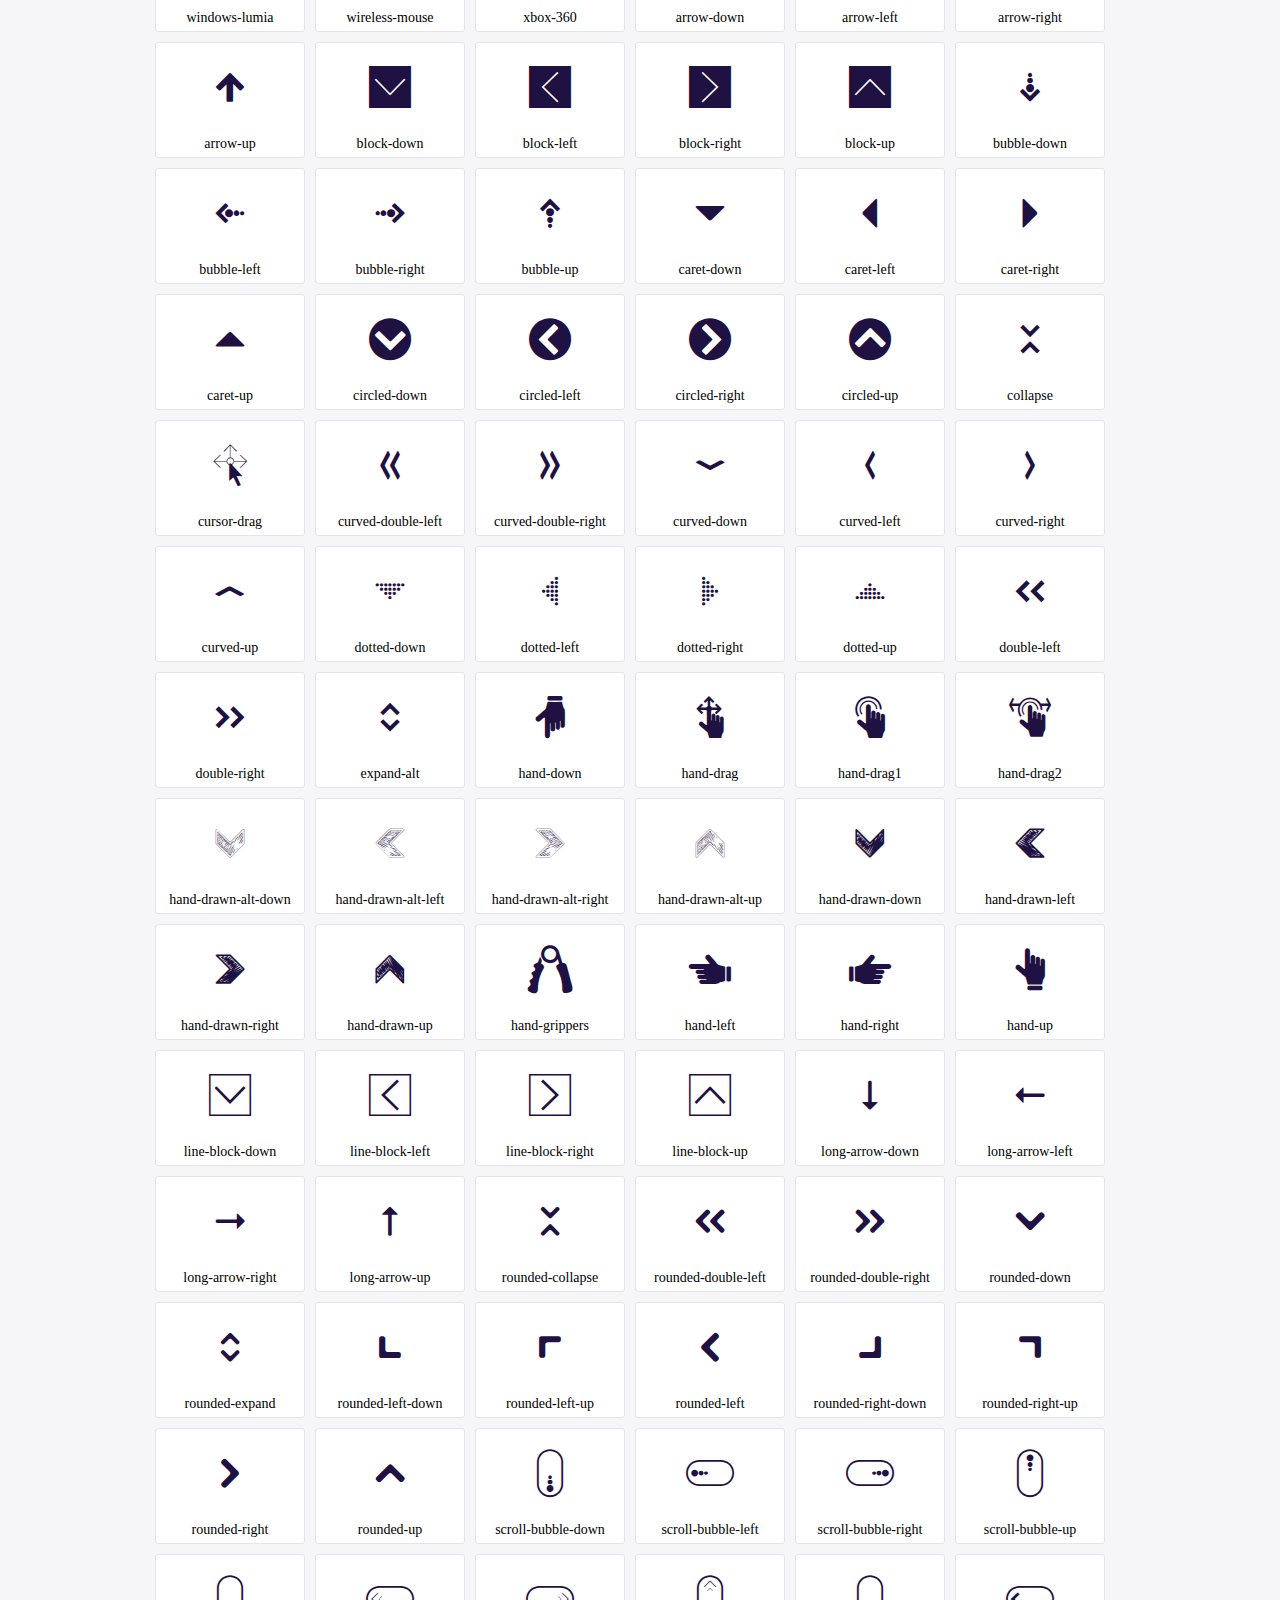
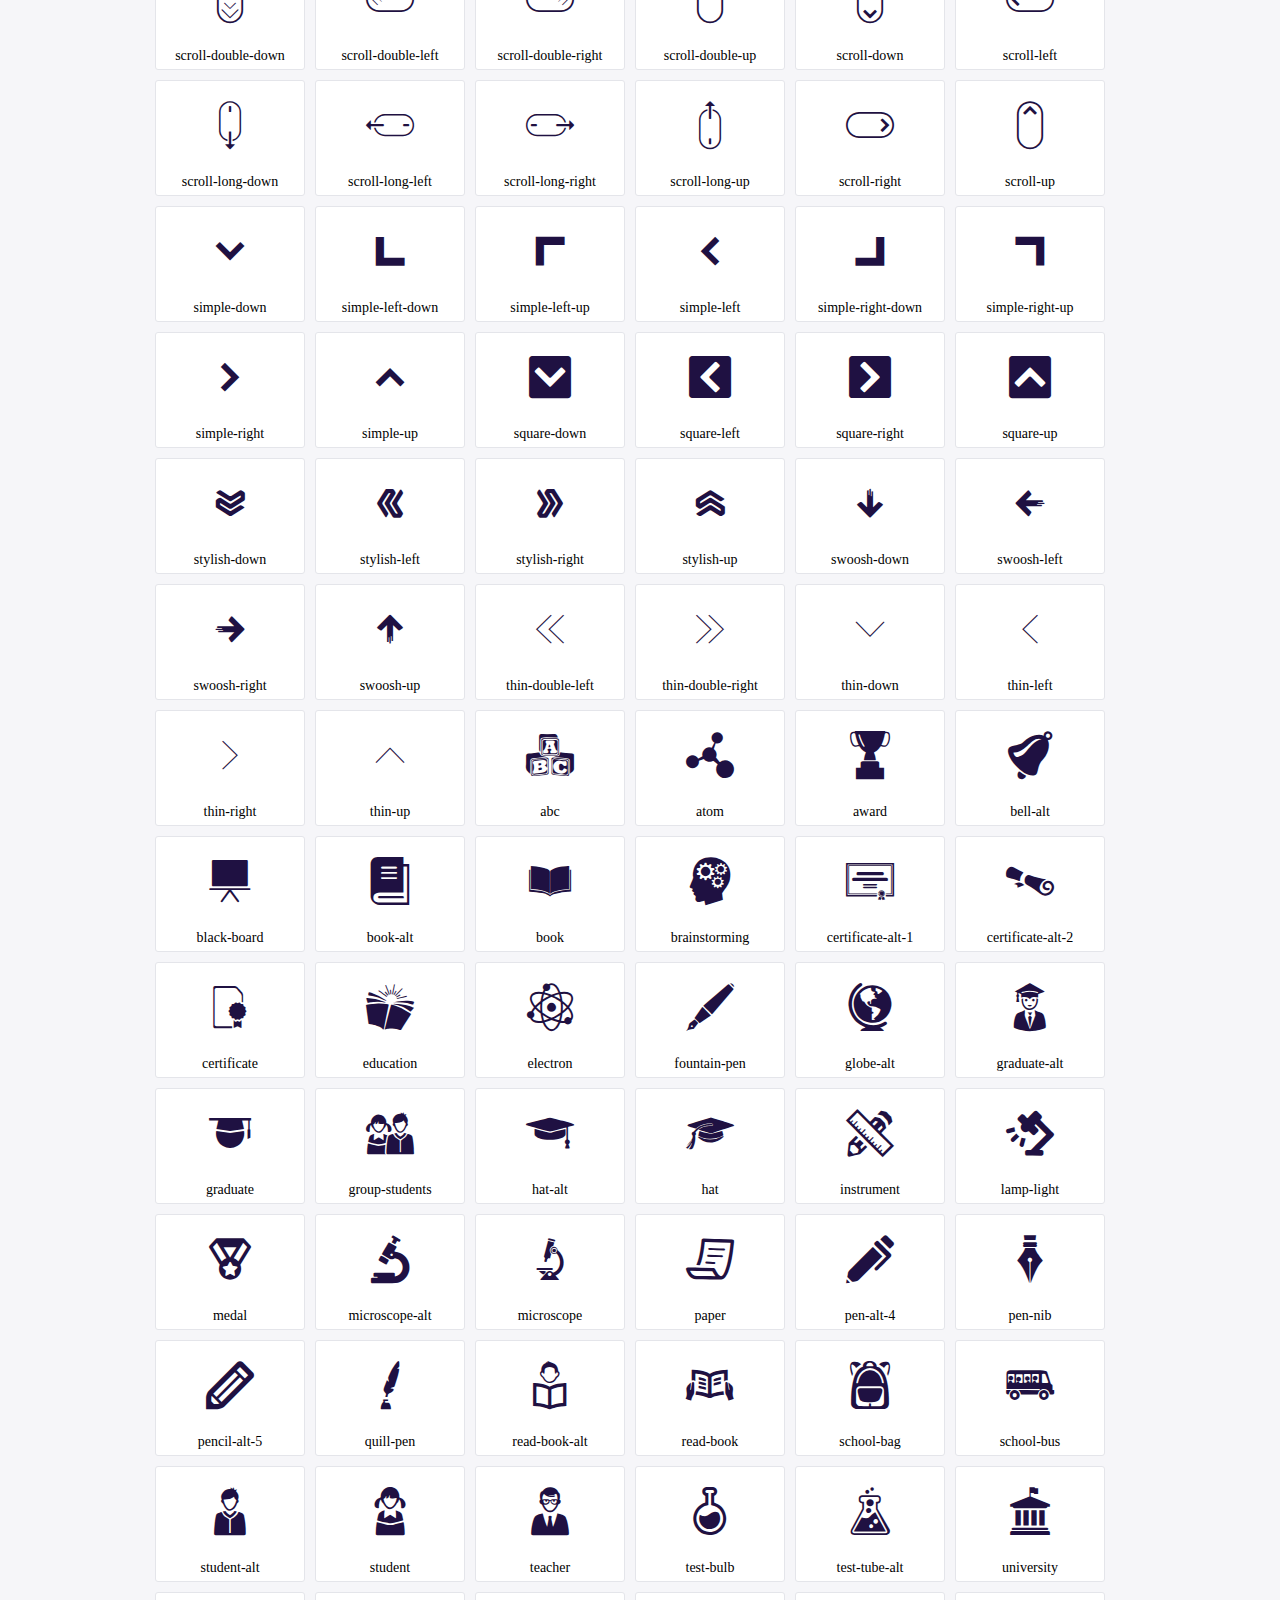
<file: assets/icofont/demo.html>
<!DOCTYPE html>
	<html>
	<head>
		<meta charset="utf-8">
		<title>Examples | IcoFont</title>
		<link rel="stylesheet" type="text/css" href="./icofont.min.css">
		<style type="text/css">
			body {
				margin: 0;
				padding: 0;
				background: #F6F6F9;
			}
			.header {
				border-bottom: 1px solid #DCDCE1;
				padding: 10px 0;
				margin-bottom: 10px;
			}
			.container {
				width: 980px;
				margin: 0 auto;
			}
			.ico-title {
				font-size: 2em;
			}
			.iconlist {
				margin: 0;
				padding: 0;
				list-style: none;
				text-align: center;
				width: 100%;
				display: flex;
				flex-wrap: wrap;
				flex-direction: row;
			}
			.iconlist li {
				position: relative;
				margin: 5px;
				width: 150px;
				cursor: pointer;
			}
			.iconlist li .icon-holder {
				position: relative;
				text-align: center;
				border-radius: 3px;
				overflow: hidden;
				padding-bottom: 5px;
				background: #ffffff;
				border: 1px solid #E4E5EA;
				transition: all 0.2s linear 0s;
			}
			.iconlist li .icon-holder:hover {
				background: #00C3DA;
				color: #ffffff;
			}
			.iconlist li .icon-holder:hover .icon i {
				color: #ffffff;
			}
			.iconlist li .icon-holder .icon {
				padding: 20px;
				text-align: center;
			}
			.iconlist li .icon-holder .icon i {
				font-size: 3em;
				color: #1F1142;
			}
			.iconlist li .icon-holder span {
				font-size: 14px;
				display: block;
				margin-top: 5px;
				border-radius: 3px;
			}
		</style>
	</head>
	<body>
	<div class="header">
		<div class="container">
			<h1 class="ico-title"> IcoFont Icons </h1>
		</div>
	</div>
	<div class="container">
		<ul class="iconlist">
		
		<li>
			<div class="icon-holder">
				<div class="icon"> 
					<i class="icofont-angry-monster"></i>
				</div> 
				<span> angry-monster </span>
			</div>
		</li>
		
		<li>
			<div class="icon-holder">
				<div class="icon"> 
					<i class="icofont-bathtub"></i>
				</div> 
				<span> bathtub </span>
			</div>
		</li>
		
		<li>
			<div class="icon-holder">
				<div class="icon"> 
					<i class="icofont-bird-wings"></i>
				</div> 
				<span> bird-wings </span>
			</div>
		</li>
		
		<li>
			<div class="icon-holder">
				<div class="icon"> 
					<i class="icofont-bow"></i>
				</div> 
				<span> bow </span>
			</div>
		</li>
		
		<li>
			<div class="icon-holder">
				<div class="icon"> 
					<i class="icofont-castle"></i>
				</div> 
				<span> castle </span>
			</div>
		</li>
		
		<li>
			<div class="icon-holder">
				<div class="icon"> 
					<i class="icofont-circuit"></i>
				</div> 
				<span> circuit </span>
			</div>
		</li>
		
		<li>
			<div class="icon-holder">
				<div class="icon"> 
					<i class="icofont-crown-king"></i>
				</div> 
				<span> crown-king </span>
			</div>
		</li>
		
		<li>
			<div class="icon-holder">
				<div class="icon"> 
					<i class="icofont-crown-queen"></i>
				</div> 
				<span> crown-queen </span>
			</div>
		</li>
		
		<li>
			<div class="icon-holder">
				<div class="icon"> 
					<i class="icofont-dart"></i>
				</div> 
				<span> dart </span>
			</div>
		</li>
		
		<li>
			<div class="icon-holder">
				<div class="icon"> 
					<i class="icofont-disability-race"></i>
				</div> 
				<span> disability-race </span>
			</div>
		</li>
		
		<li>
			<div class="icon-holder">
				<div class="icon"> 
					<i class="icofont-diving-goggle"></i>
				</div> 
				<span> diving-goggle </span>
			</div>
		</li>
		
		<li>
			<div class="icon-holder">
				<div class="icon"> 
					<i class="icofont-eye-open"></i>
				</div> 
				<span> eye-open </span>
			</div>
		</li>
		
		<li>
			<div class="icon-holder">
				<div class="icon"> 
					<i class="icofont-flora-flower"></i>
				</div> 
				<span> flora-flower </span>
			</div>
		</li>
		
		<li>
			<div class="icon-holder">
				<div class="icon"> 
					<i class="icofont-flora"></i>
				</div> 
				<span> flora </span>
			</div>
		</li>
		
		<li>
			<div class="icon-holder">
				<div class="icon"> 
					<i class="icofont-gift-box"></i>
				</div> 
				<span> gift-box </span>
			</div>
		</li>
		
		<li>
			<div class="icon-holder">
				<div class="icon"> 
					<i class="icofont-halloween-pumpkin"></i>
				</div> 
				<span> halloween-pumpkin </span>
			</div>
		</li>
		
		<li>
			<div class="icon-holder">
				<div class="icon"> 
					<i class="icofont-hand-power"></i>
				</div> 
				<span> hand-power </span>
			</div>
		</li>
		
		<li>
			<div class="icon-holder">
				<div class="icon"> 
					<i class="icofont-hand-thunder"></i>
				</div> 
				<span> hand-thunder </span>
			</div>
		</li>
		
		<li>
			<div class="icon-holder">
				<div class="icon"> 
					<i class="icofont-king-monster"></i>
				</div> 
				<span> king-monster </span>
			</div>
		</li>
		
		<li>
			<div class="icon-holder">
				<div class="icon"> 
					<i class="icofont-love"></i>
				</div> 
				<span> love </span>
			</div>
		</li>
		
		<li>
			<div class="icon-holder">
				<div class="icon"> 
					<i class="icofont-magician-hat"></i>
				</div> 
				<span> magician-hat </span>
			</div>
		</li>
		
		<li>
			<div class="icon-holder">
				<div class="icon"> 
					<i class="icofont-native-american"></i>
				</div> 
				<span> native-american </span>
			</div>
		</li>
		
		<li>
			<div class="icon-holder">
				<div class="icon"> 
					<i class="icofont-owl-look"></i>
				</div> 
				<span> owl-look </span>
			</div>
		</li>
		
		<li>
			<div class="icon-holder">
				<div class="icon"> 
					<i class="icofont-phoenix"></i>
				</div> 
				<span> phoenix </span>
			</div>
		</li>
		
		<li>
			<div class="icon-holder">
				<div class="icon"> 
					<i class="icofont-robot-face"></i>
				</div> 
				<span> robot-face </span>
			</div>
		</li>
		
		<li>
			<div class="icon-holder">
				<div class="icon"> 
					<i class="icofont-sand-clock"></i>
				</div> 
				<span> sand-clock </span>
			</div>
		</li>
		
		<li>
			<div class="icon-holder">
				<div class="icon"> 
					<i class="icofont-shield-alt"></i>
				</div> 
				<span> shield-alt </span>
			</div>
		</li>
		
		<li>
			<div class="icon-holder">
				<div class="icon"> 
					<i class="icofont-ship-wheel"></i>
				</div> 
				<span> ship-wheel </span>
			</div>
		</li>
		
		<li>
			<div class="icon-holder">
				<div class="icon"> 
					<i class="icofont-skull-danger"></i>
				</div> 
				<span> skull-danger </span>
			</div>
		</li>
		
		<li>
			<div class="icon-holder">
				<div class="icon"> 
					<i class="icofont-skull-face"></i>
				</div> 
				<span> skull-face </span>
			</div>
		</li>
		
		<li>
			<div class="icon-holder">
				<div class="icon"> 
					<i class="icofont-snowmobile"></i>
				</div> 
				<span> snowmobile </span>
			</div>
		</li>
		
		<li>
			<div class="icon-holder">
				<div class="icon"> 
					<i class="icofont-space-shuttle"></i>
				</div> 
				<span> space-shuttle </span>
			</div>
		</li>
		
		<li>
			<div class="icon-holder">
				<div class="icon"> 
					<i class="icofont-star-shape"></i>
				</div> 
				<span> star-shape </span>
			</div>
		</li>
		
		<li>
			<div class="icon-holder">
				<div class="icon"> 
					<i class="icofont-swirl"></i>
				</div> 
				<span> swirl </span>
			</div>
		</li>
		
		<li>
			<div class="icon-holder">
				<div class="icon"> 
					<i class="icofont-tattoo-wing"></i>
				</div> 
				<span> tattoo-wing </span>
			</div>
		</li>
		
		<li>
			<div class="icon-holder">
				<div class="icon"> 
					<i class="icofont-throne"></i>
				</div> 
				<span> throne </span>
			</div>
		</li>
		
		<li>
			<div class="icon-holder">
				<div class="icon"> 
					<i class="icofont-tree-alt"></i>
				</div> 
				<span> tree-alt </span>
			</div>
		</li>
		
		<li>
			<div class="icon-holder">
				<div class="icon"> 
					<i class="icofont-triangle"></i>
				</div> 
				<span> triangle </span>
			</div>
		</li>
		
		<li>
			<div class="icon-holder">
				<div class="icon"> 
					<i class="icofont-unity-hand"></i>
				</div> 
				<span> unity-hand </span>
			</div>
		</li>
		
		<li>
			<div class="icon-holder">
				<div class="icon"> 
					<i class="icofont-weed"></i>
				</div> 
				<span> weed </span>
			</div>
		</li>
		
		<li>
			<div class="icon-holder">
				<div class="icon"> 
					<i class="icofont-woman-bird"></i>
				</div> 
				<span> woman-bird </span>
			</div>
		</li>
		
		<li>
			<div class="icon-holder">
				<div class="icon"> 
					<i class="icofont-bat"></i>
				</div> 
				<span> bat </span>
			</div>
		</li>
		
		<li>
			<div class="icon-holder">
				<div class="icon"> 
					<i class="icofont-bear-face"></i>
				</div> 
				<span> bear-face </span>
			</div>
		</li>
		
		<li>
			<div class="icon-holder">
				<div class="icon"> 
					<i class="icofont-bear-tracks"></i>
				</div> 
				<span> bear-tracks </span>
			</div>
		</li>
		
		<li>
			<div class="icon-holder">
				<div class="icon"> 
					<i class="icofont-bear"></i>
				</div> 
				<span> bear </span>
			</div>
		</li>
		
		<li>
			<div class="icon-holder">
				<div class="icon"> 
					<i class="icofont-bird-alt"></i>
				</div> 
				<span> bird-alt </span>
			</div>
		</li>
		
		<li>
			<div class="icon-holder">
				<div class="icon"> 
					<i class="icofont-bird-flying"></i>
				</div> 
				<span> bird-flying </span>
			</div>
		</li>
		
		<li>
			<div class="icon-holder">
				<div class="icon"> 
					<i class="icofont-bird"></i>
				</div> 
				<span> bird </span>
			</div>
		</li>
		
		<li>
			<div class="icon-holder">
				<div class="icon"> 
					<i class="icofont-birds"></i>
				</div> 
				<span> birds </span>
			</div>
		</li>
		
		<li>
			<div class="icon-holder">
				<div class="icon"> 
					<i class="icofont-bone"></i>
				</div> 
				<span> bone </span>
			</div>
		</li>
		
		<li>
			<div class="icon-holder">
				<div class="icon"> 
					<i class="icofont-bull"></i>
				</div> 
				<span> bull </span>
			</div>
		</li>
		
		<li>
			<div class="icon-holder">
				<div class="icon"> 
					<i class="icofont-butterfly-alt"></i>
				</div> 
				<span> butterfly-alt </span>
			</div>
		</li>
		
		<li>
			<div class="icon-holder">
				<div class="icon"> 
					<i class="icofont-butterfly"></i>
				</div> 
				<span> butterfly </span>
			</div>
		</li>
		
		<li>
			<div class="icon-holder">
				<div class="icon"> 
					<i class="icofont-camel-alt"></i>
				</div> 
				<span> camel-alt </span>
			</div>
		</li>
		
		<li>
			<div class="icon-holder">
				<div class="icon"> 
					<i class="icofont-camel-head"></i>
				</div> 
				<span> camel-head </span>
			</div>
		</li>
		
		<li>
			<div class="icon-holder">
				<div class="icon"> 
					<i class="icofont-camel"></i>
				</div> 
				<span> camel </span>
			</div>
		</li>
		
		<li>
			<div class="icon-holder">
				<div class="icon"> 
					<i class="icofont-cat-alt-1"></i>
				</div> 
				<span> cat-alt-1 </span>
			</div>
		</li>
		
		<li>
			<div class="icon-holder">
				<div class="icon"> 
					<i class="icofont-cat-alt-2"></i>
				</div> 
				<span> cat-alt-2 </span>
			</div>
		</li>
		
		<li>
			<div class="icon-holder">
				<div class="icon"> 
					<i class="icofont-cat-alt-3"></i>
				</div> 
				<span> cat-alt-3 </span>
			</div>
		</li>
		
		<li>
			<div class="icon-holder">
				<div class="icon"> 
					<i class="icofont-cat-dog"></i>
				</div> 
				<span> cat-dog </span>
			</div>
		</li>
		
		<li>
			<div class="icon-holder">
				<div class="icon"> 
					<i class="icofont-cat-face"></i>
				</div> 
				<span> cat-face </span>
			</div>
		</li>
		
		<li>
			<div class="icon-holder">
				<div class="icon"> 
					<i class="icofont-cat"></i>
				</div> 
				<span> cat </span>
			</div>
		</li>
		
		<li>
			<div class="icon-holder">
				<div class="icon"> 
					<i class="icofont-cow-head"></i>
				</div> 
				<span> cow-head </span>
			</div>
		</li>
		
		<li>
			<div class="icon-holder">
				<div class="icon"> 
					<i class="icofont-cow"></i>
				</div> 
				<span> cow </span>
			</div>
		</li>
		
		<li>
			<div class="icon-holder">
				<div class="icon"> 
					<i class="icofont-crab"></i>
				</div> 
				<span> crab </span>
			</div>
		</li>
		
		<li>
			<div class="icon-holder">
				<div class="icon"> 
					<i class="icofont-crocodile"></i>
				</div> 
				<span> crocodile </span>
			</div>
		</li>
		
		<li>
			<div class="icon-holder">
				<div class="icon"> 
					<i class="icofont-deer-head"></i>
				</div> 
				<span> deer-head </span>
			</div>
		</li>
		
		<li>
			<div class="icon-holder">
				<div class="icon"> 
					<i class="icofont-dog-alt"></i>
				</div> 
				<span> dog-alt </span>
			</div>
		</li>
		
		<li>
			<div class="icon-holder">
				<div class="icon"> 
					<i class="icofont-dog-barking"></i>
				</div> 
				<span> dog-barking </span>
			</div>
		</li>
		
		<li>
			<div class="icon-holder">
				<div class="icon"> 
					<i class="icofont-dog"></i>
				</div> 
				<span> dog </span>
			</div>
		</li>
		
		<li>
			<div class="icon-holder">
				<div class="icon"> 
					<i class="icofont-dolphin"></i>
				</div> 
				<span> dolphin </span>
			</div>
		</li>
		
		<li>
			<div class="icon-holder">
				<div class="icon"> 
					<i class="icofont-duck-tracks"></i>
				</div> 
				<span> duck-tracks </span>
			</div>
		</li>
		
		<li>
			<div class="icon-holder">
				<div class="icon"> 
					<i class="icofont-eagle-head"></i>
				</div> 
				<span> eagle-head </span>
			</div>
		</li>
		
		<li>
			<div class="icon-holder">
				<div class="icon"> 
					<i class="icofont-eaten-fish"></i>
				</div> 
				<span> eaten-fish </span>
			</div>
		</li>
		
		<li>
			<div class="icon-holder">
				<div class="icon"> 
					<i class="icofont-elephant-alt"></i>
				</div> 
				<span> elephant-alt </span>
			</div>
		</li>
		
		<li>
			<div class="icon-holder">
				<div class="icon"> 
					<i class="icofont-elephant-head-alt"></i>
				</div> 
				<span> elephant-head-alt </span>
			</div>
		</li>
		
		<li>
			<div class="icon-holder">
				<div class="icon"> 
					<i class="icofont-elephant-head"></i>
				</div> 
				<span> elephant-head </span>
			</div>
		</li>
		
		<li>
			<div class="icon-holder">
				<div class="icon"> 
					<i class="icofont-elephant"></i>
				</div> 
				<span> elephant </span>
			</div>
		</li>
		
		<li>
			<div class="icon-holder">
				<div class="icon"> 
					<i class="icofont-elk"></i>
				</div> 
				<span> elk </span>
			</div>
		</li>
		
		<li>
			<div class="icon-holder">
				<div class="icon"> 
					<i class="icofont-fish-1"></i>
				</div> 
				<span> fish-1 </span>
			</div>
		</li>
		
		<li>
			<div class="icon-holder">
				<div class="icon"> 
					<i class="icofont-fish-2"></i>
				</div> 
				<span> fish-2 </span>
			</div>
		</li>
		
		<li>
			<div class="icon-holder">
				<div class="icon"> 
					<i class="icofont-fish-3"></i>
				</div> 
				<span> fish-3 </span>
			</div>
		</li>
		
		<li>
			<div class="icon-holder">
				<div class="icon"> 
					<i class="icofont-fish-4"></i>
				</div> 
				<span> fish-4 </span>
			</div>
		</li>
		
		<li>
			<div class="icon-holder">
				<div class="icon"> 
					<i class="icofont-fish-5"></i>
				</div> 
				<span> fish-5 </span>
			</div>
		</li>
		
		<li>
			<div class="icon-holder">
				<div class="icon"> 
					<i class="icofont-fish"></i>
				</div> 
				<span> fish </span>
			</div>
		</li>
		
		<li>
			<div class="icon-holder">
				<div class="icon"> 
					<i class="icofont-fox-alt"></i>
				</div> 
				<span> fox-alt </span>
			</div>
		</li>
		
		<li>
			<div class="icon-holder">
				<div class="icon"> 
					<i class="icofont-fox"></i>
				</div> 
				<span> fox </span>
			</div>
		</li>
		
		<li>
			<div class="icon-holder">
				<div class="icon"> 
					<i class="icofont-frog-tracks"></i>
				</div> 
				<span> frog-tracks </span>
			</div>
		</li>
		
		<li>
			<div class="icon-holder">
				<div class="icon"> 
					<i class="icofont-frog"></i>
				</div> 
				<span> frog </span>
			</div>
		</li>
		
		<li>
			<div class="icon-holder">
				<div class="icon"> 
					<i class="icofont-froggy"></i>
				</div> 
				<span> froggy </span>
			</div>
		</li>
		
		<li>
			<div class="icon-holder">
				<div class="icon"> 
					<i class="icofont-giraffe-head-1"></i>
				</div> 
				<span> giraffe-head-1 </span>
			</div>
		</li>
		
		<li>
			<div class="icon-holder">
				<div class="icon"> 
					<i class="icofont-giraffe-head-2"></i>
				</div> 
				<span> giraffe-head-2 </span>
			</div>
		</li>
		
		<li>
			<div class="icon-holder">
				<div class="icon"> 
					<i class="icofont-giraffe-head"></i>
				</div> 
				<span> giraffe-head </span>
			</div>
		</li>
		
		<li>
			<div class="icon-holder">
				<div class="icon"> 
					<i class="icofont-giraffe"></i>
				</div> 
				<span> giraffe </span>
			</div>
		</li>
		
		<li>
			<div class="icon-holder">
				<div class="icon"> 
					<i class="icofont-goat-head"></i>
				</div> 
				<span> goat-head </span>
			</div>
		</li>
		
		<li>
			<div class="icon-holder">
				<div class="icon"> 
					<i class="icofont-gorilla"></i>
				</div> 
				<span> gorilla </span>
			</div>
		</li>
		
		<li>
			<div class="icon-holder">
				<div class="icon"> 
					<i class="icofont-hen-tracks"></i>
				</div> 
				<span> hen-tracks </span>
			</div>
		</li>
		
		<li>
			<div class="icon-holder">
				<div class="icon"> 
					<i class="icofont-horse-head-1"></i>
				</div> 
				<span> horse-head-1 </span>
			</div>
		</li>
		
		<li>
			<div class="icon-holder">
				<div class="icon"> 
					<i class="icofont-horse-head-2"></i>
				</div> 
				<span> horse-head-2 </span>
			</div>
		</li>
		
		<li>
			<div class="icon-holder">
				<div class="icon"> 
					<i class="icofont-horse-head"></i>
				</div> 
				<span> horse-head </span>
			</div>
		</li>
		
		<li>
			<div class="icon-holder">
				<div class="icon"> 
					<i class="icofont-horse-tracks"></i>
				</div> 
				<span> horse-tracks </span>
			</div>
		</li>
		
		<li>
			<div class="icon-holder">
				<div class="icon"> 
					<i class="icofont-jellyfish"></i>
				</div> 
				<span> jellyfish </span>
			</div>
		</li>
		
		<li>
			<div class="icon-holder">
				<div class="icon"> 
					<i class="icofont-kangaroo"></i>
				</div> 
				<span> kangaroo </span>
			</div>
		</li>
		
		<li>
			<div class="icon-holder">
				<div class="icon"> 
					<i class="icofont-lemur"></i>
				</div> 
				<span> lemur </span>
			</div>
		</li>
		
		<li>
			<div class="icon-holder">
				<div class="icon"> 
					<i class="icofont-lion-head-1"></i>
				</div> 
				<span> lion-head-1 </span>
			</div>
		</li>
		
		<li>
			<div class="icon-holder">
				<div class="icon"> 
					<i class="icofont-lion-head-2"></i>
				</div> 
				<span> lion-head-2 </span>
			</div>
		</li>
		
		<li>
			<div class="icon-holder">
				<div class="icon"> 
					<i class="icofont-lion-head"></i>
				</div> 
				<span> lion-head </span>
			</div>
		</li>
		
		<li>
			<div class="icon-holder">
				<div class="icon"> 
					<i class="icofont-lion"></i>
				</div> 
				<span> lion </span>
			</div>
		</li>
		
		<li>
			<div class="icon-holder">
				<div class="icon"> 
					<i class="icofont-monkey-2"></i>
				</div> 
				<span> monkey-2 </span>
			</div>
		</li>
		
		<li>
			<div class="icon-holder">
				<div class="icon"> 
					<i class="icofont-monkey-3"></i>
				</div> 
				<span> monkey-3 </span>
			</div>
		</li>
		
		<li>
			<div class="icon-holder">
				<div class="icon"> 
					<i class="icofont-monkey-face"></i>
				</div> 
				<span> monkey-face </span>
			</div>
		</li>
		
		<li>
			<div class="icon-holder">
				<div class="icon"> 
					<i class="icofont-monkey"></i>
				</div> 
				<span> monkey </span>
			</div>
		</li>
		
		<li>
			<div class="icon-holder">
				<div class="icon"> 
					<i class="icofont-octopus-alt"></i>
				</div> 
				<span> octopus-alt </span>
			</div>
		</li>
		
		<li>
			<div class="icon-holder">
				<div class="icon"> 
					<i class="icofont-octopus"></i>
				</div> 
				<span> octopus </span>
			</div>
		</li>
		
		<li>
			<div class="icon-holder">
				<div class="icon"> 
					<i class="icofont-owl"></i>
				</div> 
				<span> owl </span>
			</div>
		</li>
		
		<li>
			<div class="icon-holder">
				<div class="icon"> 
					<i class="icofont-panda-face"></i>
				</div> 
				<span> panda-face </span>
			</div>
		</li>
		
		<li>
			<div class="icon-holder">
				<div class="icon"> 
					<i class="icofont-panda"></i>
				</div> 
				<span> panda </span>
			</div>
		</li>
		
		<li>
			<div class="icon-holder">
				<div class="icon"> 
					<i class="icofont-panther"></i>
				</div> 
				<span> panther </span>
			</div>
		</li>
		
		<li>
			<div class="icon-holder">
				<div class="icon"> 
					<i class="icofont-parrot-lip"></i>
				</div> 
				<span> parrot-lip </span>
			</div>
		</li>
		
		<li>
			<div class="icon-holder">
				<div class="icon"> 
					<i class="icofont-parrot"></i>
				</div> 
				<span> parrot </span>
			</div>
		</li>
		
		<li>
			<div class="icon-holder">
				<div class="icon"> 
					<i class="icofont-paw"></i>
				</div> 
				<span> paw </span>
			</div>
		</li>
		
		<li>
			<div class="icon-holder">
				<div class="icon"> 
					<i class="icofont-pelican"></i>
				</div> 
				<span> pelican </span>
			</div>
		</li>
		
		<li>
			<div class="icon-holder">
				<div class="icon"> 
					<i class="icofont-penguin"></i>
				</div> 
				<span> penguin </span>
			</div>
		</li>
		
		<li>
			<div class="icon-holder">
				<div class="icon"> 
					<i class="icofont-pig-face"></i>
				</div> 
				<span> pig-face </span>
			</div>
		</li>
		
		<li>
			<div class="icon-holder">
				<div class="icon"> 
					<i class="icofont-pig"></i>
				</div> 
				<span> pig </span>
			</div>
		</li>
		
		<li>
			<div class="icon-holder">
				<div class="icon"> 
					<i class="icofont-pigeon-1"></i>
				</div> 
				<span> pigeon-1 </span>
			</div>
		</li>
		
		<li>
			<div class="icon-holder">
				<div class="icon"> 
					<i class="icofont-pigeon-2"></i>
				</div> 
				<span> pigeon-2 </span>
			</div>
		</li>
		
		<li>
			<div class="icon-holder">
				<div class="icon"> 
					<i class="icofont-pigeon"></i>
				</div> 
				<span> pigeon </span>
			</div>
		</li>
		
		<li>
			<div class="icon-holder">
				<div class="icon"> 
					<i class="icofont-rabbit"></i>
				</div> 
				<span> rabbit </span>
			</div>
		</li>
		
		<li>
			<div class="icon-holder">
				<div class="icon"> 
					<i class="icofont-rat"></i>
				</div> 
				<span> rat </span>
			</div>
		</li>
		
		<li>
			<div class="icon-holder">
				<div class="icon"> 
					<i class="icofont-rhino-head"></i>
				</div> 
				<span> rhino-head </span>
			</div>
		</li>
		
		<li>
			<div class="icon-holder">
				<div class="icon"> 
					<i class="icofont-rhino"></i>
				</div> 
				<span> rhino </span>
			</div>
		</li>
		
		<li>
			<div class="icon-holder">
				<div class="icon"> 
					<i class="icofont-rooster"></i>
				</div> 
				<span> rooster </span>
			</div>
		</li>
		
		<li>
			<div class="icon-holder">
				<div class="icon"> 
					<i class="icofont-seahorse"></i>
				</div> 
				<span> seahorse </span>
			</div>
		</li>
		
		<li>
			<div class="icon-holder">
				<div class="icon"> 
					<i class="icofont-seal"></i>
				</div> 
				<span> seal </span>
			</div>
		</li>
		
		<li>
			<div class="icon-holder">
				<div class="icon"> 
					<i class="icofont-shrimp-alt"></i>
				</div> 
				<span> shrimp-alt </span>
			</div>
		</li>
		
		<li>
			<div class="icon-holder">
				<div class="icon"> 
					<i class="icofont-shrimp"></i>
				</div> 
				<span> shrimp </span>
			</div>
		</li>
		
		<li>
			<div class="icon-holder">
				<div class="icon"> 
					<i class="icofont-snail-1"></i>
				</div> 
				<span> snail-1 </span>
			</div>
		</li>
		
		<li>
			<div class="icon-holder">
				<div class="icon"> 
					<i class="icofont-snail-2"></i>
				</div> 
				<span> snail-2 </span>
			</div>
		</li>
		
		<li>
			<div class="icon-holder">
				<div class="icon"> 
					<i class="icofont-snail-3"></i>
				</div> 
				<span> snail-3 </span>
			</div>
		</li>
		
		<li>
			<div class="icon-holder">
				<div class="icon"> 
					<i class="icofont-snail"></i>
				</div> 
				<span> snail </span>
			</div>
		</li>
		
		<li>
			<div class="icon-holder">
				<div class="icon"> 
					<i class="icofont-snake"></i>
				</div> 
				<span> snake </span>
			</div>
		</li>
		
		<li>
			<div class="icon-holder">
				<div class="icon"> 
					<i class="icofont-squid"></i>
				</div> 
				<span> squid </span>
			</div>
		</li>
		
		<li>
			<div class="icon-holder">
				<div class="icon"> 
					<i class="icofont-squirrel"></i>
				</div> 
				<span> squirrel </span>
			</div>
		</li>
		
		<li>
			<div class="icon-holder">
				<div class="icon"> 
					<i class="icofont-tiger-face"></i>
				</div> 
				<span> tiger-face </span>
			</div>
		</li>
		
		<li>
			<div class="icon-holder">
				<div class="icon"> 
					<i class="icofont-tiger"></i>
				</div> 
				<span> tiger </span>
			</div>
		</li>
		
		<li>
			<div class="icon-holder">
				<div class="icon"> 
					<i class="icofont-turtle"></i>
				</div> 
				<span> turtle </span>
			</div>
		</li>
		
		<li>
			<div class="icon-holder">
				<div class="icon"> 
					<i class="icofont-whale"></i>
				</div> 
				<span> whale </span>
			</div>
		</li>
		
		<li>
			<div class="icon-holder">
				<div class="icon"> 
					<i class="icofont-woodpecker"></i>
				</div> 
				<span> woodpecker </span>
			</div>
		</li>
		
		<li>
			<div class="icon-holder">
				<div class="icon"> 
					<i class="icofont-zebra"></i>
				</div> 
				<span> zebra </span>
			</div>
		</li>
		
		<li>
			<div class="icon-holder">
				<div class="icon"> 
					<i class="icofont-brand-acer"></i>
				</div> 
				<span> brand-acer </span>
			</div>
		</li>
		
		<li>
			<div class="icon-holder">
				<div class="icon"> 
					<i class="icofont-brand-adidas"></i>
				</div> 
				<span> brand-adidas </span>
			</div>
		</li>
		
		<li>
			<div class="icon-holder">
				<div class="icon"> 
					<i class="icofont-brand-adobe"></i>
				</div> 
				<span> brand-adobe </span>
			</div>
		</li>
		
		<li>
			<div class="icon-holder">
				<div class="icon"> 
					<i class="icofont-brand-air-new-zealand"></i>
				</div> 
				<span> brand-air-new-zealand </span>
			</div>
		</li>
		
		<li>
			<div class="icon-holder">
				<div class="icon"> 
					<i class="icofont-brand-airbnb"></i>
				</div> 
				<span> brand-airbnb </span>
			</div>
		</li>
		
		<li>
			<div class="icon-holder">
				<div class="icon"> 
					<i class="icofont-brand-aircell"></i>
				</div> 
				<span> brand-aircell </span>
			</div>
		</li>
		
		<li>
			<div class="icon-holder">
				<div class="icon"> 
					<i class="icofont-brand-airtel"></i>
				</div> 
				<span> brand-airtel </span>
			</div>
		</li>
		
		<li>
			<div class="icon-holder">
				<div class="icon"> 
					<i class="icofont-brand-alcatel"></i>
				</div> 
				<span> brand-alcatel </span>
			</div>
		</li>
		
		<li>
			<div class="icon-holder">
				<div class="icon"> 
					<i class="icofont-brand-alibaba"></i>
				</div> 
				<span> brand-alibaba </span>
			</div>
		</li>
		
		<li>
			<div class="icon-holder">
				<div class="icon"> 
					<i class="icofont-brand-aliexpress"></i>
				</div> 
				<span> brand-aliexpress </span>
			</div>
		</li>
		
		<li>
			<div class="icon-holder">
				<div class="icon"> 
					<i class="icofont-brand-alipay"></i>
				</div> 
				<span> brand-alipay </span>
			</div>
		</li>
		
		<li>
			<div class="icon-holder">
				<div class="icon"> 
					<i class="icofont-brand-amazon"></i>
				</div> 
				<span> brand-amazon </span>
			</div>
		</li>
		
		<li>
			<div class="icon-holder">
				<div class="icon"> 
					<i class="icofont-brand-amd"></i>
				</div> 
				<span> brand-amd </span>
			</div>
		</li>
		
		<li>
			<div class="icon-holder">
				<div class="icon"> 
					<i class="icofont-brand-american-airlines"></i>
				</div> 
				<span> brand-american-airlines </span>
			</div>
		</li>
		
		<li>
			<div class="icon-holder">
				<div class="icon"> 
					<i class="icofont-brand-android-robot"></i>
				</div> 
				<span> brand-android-robot </span>
			</div>
		</li>
		
		<li>
			<div class="icon-holder">
				<div class="icon"> 
					<i class="icofont-brand-android"></i>
				</div> 
				<span> brand-android </span>
			</div>
		</li>
		
		<li>
			<div class="icon-holder">
				<div class="icon"> 
					<i class="icofont-brand-aol"></i>
				</div> 
				<span> brand-aol </span>
			</div>
		</li>
		
		<li>
			<div class="icon-holder">
				<div class="icon"> 
					<i class="icofont-brand-apple"></i>
				</div> 
				<span> brand-apple </span>
			</div>
		</li>
		
		<li>
			<div class="icon-holder">
				<div class="icon"> 
					<i class="icofont-brand-appstore"></i>
				</div> 
				<span> brand-appstore </span>
			</div>
		</li>
		
		<li>
			<div class="icon-holder">
				<div class="icon"> 
					<i class="icofont-brand-asus"></i>
				</div> 
				<span> brand-asus </span>
			</div>
		</li>
		
		<li>
			<div class="icon-holder">
				<div class="icon"> 
					<i class="icofont-brand-ati"></i>
				</div> 
				<span> brand-ati </span>
			</div>
		</li>
		
		<li>
			<div class="icon-holder">
				<div class="icon"> 
					<i class="icofont-brand-att"></i>
				</div> 
				<span> brand-att </span>
			</div>
		</li>
		
		<li>
			<div class="icon-holder">
				<div class="icon"> 
					<i class="icofont-brand-audi"></i>
				</div> 
				<span> brand-audi </span>
			</div>
		</li>
		
		<li>
			<div class="icon-holder">
				<div class="icon"> 
					<i class="icofont-brand-axiata"></i>
				</div> 
				<span> brand-axiata </span>
			</div>
		</li>
		
		<li>
			<div class="icon-holder">
				<div class="icon"> 
					<i class="icofont-brand-bada"></i>
				</div> 
				<span> brand-bada </span>
			</div>
		</li>
		
		<li>
			<div class="icon-holder">
				<div class="icon"> 
					<i class="icofont-brand-bbc"></i>
				</div> 
				<span> brand-bbc </span>
			</div>
		</li>
		
		<li>
			<div class="icon-holder">
				<div class="icon"> 
					<i class="icofont-brand-bing"></i>
				</div> 
				<span> brand-bing </span>
			</div>
		</li>
		
		<li>
			<div class="icon-holder">
				<div class="icon"> 
					<i class="icofont-brand-blackberry"></i>
				</div> 
				<span> brand-blackberry </span>
			</div>
		</li>
		
		<li>
			<div class="icon-holder">
				<div class="icon"> 
					<i class="icofont-brand-bmw"></i>
				</div> 
				<span> brand-bmw </span>
			</div>
		</li>
		
		<li>
			<div class="icon-holder">
				<div class="icon"> 
					<i class="icofont-brand-box"></i>
				</div> 
				<span> brand-box </span>
			</div>
		</li>
		
		<li>
			<div class="icon-holder">
				<div class="icon"> 
					<i class="icofont-brand-burger-king"></i>
				</div> 
				<span> brand-burger-king </span>
			</div>
		</li>
		
		<li>
			<div class="icon-holder">
				<div class="icon"> 
					<i class="icofont-brand-business-insider"></i>
				</div> 
				<span> brand-business-insider </span>
			</div>
		</li>
		
		<li>
			<div class="icon-holder">
				<div class="icon"> 
					<i class="icofont-brand-buzzfeed"></i>
				</div> 
				<span> brand-buzzfeed </span>
			</div>
		</li>
		
		<li>
			<div class="icon-holder">
				<div class="icon"> 
					<i class="icofont-brand-cannon"></i>
				</div> 
				<span> brand-cannon </span>
			</div>
		</li>
		
		<li>
			<div class="icon-holder">
				<div class="icon"> 
					<i class="icofont-brand-casio"></i>
				</div> 
				<span> brand-casio </span>
			</div>
		</li>
		
		<li>
			<div class="icon-holder">
				<div class="icon"> 
					<i class="icofont-brand-china-mobile"></i>
				</div> 
				<span> brand-china-mobile </span>
			</div>
		</li>
		
		<li>
			<div class="icon-holder">
				<div class="icon"> 
					<i class="icofont-brand-china-telecom"></i>
				</div> 
				<span> brand-china-telecom </span>
			</div>
		</li>
		
		<li>
			<div class="icon-holder">
				<div class="icon"> 
					<i class="icofont-brand-china-unicom"></i>
				</div> 
				<span> brand-china-unicom </span>
			</div>
		</li>
		
		<li>
			<div class="icon-holder">
				<div class="icon"> 
					<i class="icofont-brand-cisco"></i>
				</div> 
				<span> brand-cisco </span>
			</div>
		</li>
		
		<li>
			<div class="icon-holder">
				<div class="icon"> 
					<i class="icofont-brand-citibank"></i>
				</div> 
				<span> brand-citibank </span>
			</div>
		</li>
		
		<li>
			<div class="icon-holder">
				<div class="icon"> 
					<i class="icofont-brand-cnet"></i>
				</div> 
				<span> brand-cnet </span>
			</div>
		</li>
		
		<li>
			<div class="icon-holder">
				<div class="icon"> 
					<i class="icofont-brand-cnn"></i>
				</div> 
				<span> brand-cnn </span>
			</div>
		</li>
		
		<li>
			<div class="icon-holder">
				<div class="icon"> 
					<i class="icofont-brand-cocal-cola"></i>
				</div> 
				<span> brand-cocal-cola </span>
			</div>
		</li>
		
		<li>
			<div class="icon-holder">
				<div class="icon"> 
					<i class="icofont-brand-compaq"></i>
				</div> 
				<span> brand-compaq </span>
			</div>
		</li>
		
		<li>
			<div class="icon-holder">
				<div class="icon"> 
					<i class="icofont-brand-debian"></i>
				</div> 
				<span> brand-debian </span>
			</div>
		</li>
		
		<li>
			<div class="icon-holder">
				<div class="icon"> 
					<i class="icofont-brand-delicious"></i>
				</div> 
				<span> brand-delicious </span>
			</div>
		</li>
		
		<li>
			<div class="icon-holder">
				<div class="icon"> 
					<i class="icofont-brand-dell"></i>
				</div> 
				<span> brand-dell </span>
			</div>
		</li>
		
		<li>
			<div class="icon-holder">
				<div class="icon"> 
					<i class="icofont-brand-designbump"></i>
				</div> 
				<span> brand-designbump </span>
			</div>
		</li>
		
		<li>
			<div class="icon-holder">
				<div class="icon"> 
					<i class="icofont-brand-designfloat"></i>
				</div> 
				<span> brand-designfloat </span>
			</div>
		</li>
		
		<li>
			<div class="icon-holder">
				<div class="icon"> 
					<i class="icofont-brand-disney"></i>
				</div> 
				<span> brand-disney </span>
			</div>
		</li>
		
		<li>
			<div class="icon-holder">
				<div class="icon"> 
					<i class="icofont-brand-dodge"></i>
				</div> 
				<span> brand-dodge </span>
			</div>
		</li>
		
		<li>
			<div class="icon-holder">
				<div class="icon"> 
					<i class="icofont-brand-dove"></i>
				</div> 
				<span> brand-dove </span>
			</div>
		</li>
		
		<li>
			<div class="icon-holder">
				<div class="icon"> 
					<i class="icofont-brand-drupal"></i>
				</div> 
				<span> brand-drupal </span>
			</div>
		</li>
		
		<li>
			<div class="icon-holder">
				<div class="icon"> 
					<i class="icofont-brand-ebay"></i>
				</div> 
				<span> brand-ebay </span>
			</div>
		</li>
		
		<li>
			<div class="icon-holder">
				<div class="icon"> 
					<i class="icofont-brand-eleven"></i>
				</div> 
				<span> brand-eleven </span>
			</div>
		</li>
		
		<li>
			<div class="icon-holder">
				<div class="icon"> 
					<i class="icofont-brand-emirates"></i>
				</div> 
				<span> brand-emirates </span>
			</div>
		</li>
		
		<li>
			<div class="icon-holder">
				<div class="icon"> 
					<i class="icofont-brand-espn"></i>
				</div> 
				<span> brand-espn </span>
			</div>
		</li>
		
		<li>
			<div class="icon-holder">
				<div class="icon"> 
					<i class="icofont-brand-etihad-airways"></i>
				</div> 
				<span> brand-etihad-airways </span>
			</div>
		</li>
		
		<li>
			<div class="icon-holder">
				<div class="icon"> 
					<i class="icofont-brand-etisalat"></i>
				</div> 
				<span> brand-etisalat </span>
			</div>
		</li>
		
		<li>
			<div class="icon-holder">
				<div class="icon"> 
					<i class="icofont-brand-etsy"></i>
				</div> 
				<span> brand-etsy </span>
			</div>
		</li>
		
		<li>
			<div class="icon-holder">
				<div class="icon"> 
					<i class="icofont-brand-fastrack"></i>
				</div> 
				<span> brand-fastrack </span>
			</div>
		</li>
		
		<li>
			<div class="icon-holder">
				<div class="icon"> 
					<i class="icofont-brand-fedex"></i>
				</div> 
				<span> brand-fedex </span>
			</div>
		</li>
		
		<li>
			<div class="icon-holder">
				<div class="icon"> 
					<i class="icofont-brand-ferrari"></i>
				</div> 
				<span> brand-ferrari </span>
			</div>
		</li>
		
		<li>
			<div class="icon-holder">
				<div class="icon"> 
					<i class="icofont-brand-fitbit"></i>
				</div> 
				<span> brand-fitbit </span>
			</div>
		</li>
		
		<li>
			<div class="icon-holder">
				<div class="icon"> 
					<i class="icofont-brand-flikr"></i>
				</div> 
				<span> brand-flikr </span>
			</div>
		</li>
		
		<li>
			<div class="icon-holder">
				<div class="icon"> 
					<i class="icofont-brand-forbes"></i>
				</div> 
				<span> brand-forbes </span>
			</div>
		</li>
		
		<li>
			<div class="icon-holder">
				<div class="icon"> 
					<i class="icofont-brand-foursquare"></i>
				</div> 
				<span> brand-foursquare </span>
			</div>
		</li>
		
		<li>
			<div class="icon-holder">
				<div class="icon"> 
					<i class="icofont-brand-foxconn"></i>
				</div> 
				<span> brand-foxconn </span>
			</div>
		</li>
		
		<li>
			<div class="icon-holder">
				<div class="icon"> 
					<i class="icofont-brand-fujitsu"></i>
				</div> 
				<span> brand-fujitsu </span>
			</div>
		</li>
		
		<li>
			<div class="icon-holder">
				<div class="icon"> 
					<i class="icofont-brand-general-electric"></i>
				</div> 
				<span> brand-general-electric </span>
			</div>
		</li>
		
		<li>
			<div class="icon-holder">
				<div class="icon"> 
					<i class="icofont-brand-gillette"></i>
				</div> 
				<span> brand-gillette </span>
			</div>
		</li>
		
		<li>
			<div class="icon-holder">
				<div class="icon"> 
					<i class="icofont-brand-gizmodo"></i>
				</div> 
				<span> brand-gizmodo </span>
			</div>
		</li>
		
		<li>
			<div class="icon-holder">
				<div class="icon"> 
					<i class="icofont-brand-gnome"></i>
				</div> 
				<span> brand-gnome </span>
			</div>
		</li>
		
		<li>
			<div class="icon-holder">
				<div class="icon"> 
					<i class="icofont-brand-google"></i>
				</div> 
				<span> brand-google </span>
			</div>
		</li>
		
		<li>
			<div class="icon-holder">
				<div class="icon"> 
					<i class="icofont-brand-gopro"></i>
				</div> 
				<span> brand-gopro </span>
			</div>
		</li>
		
		<li>
			<div class="icon-holder">
				<div class="icon"> 
					<i class="icofont-brand-gucci"></i>
				</div> 
				<span> brand-gucci </span>
			</div>
		</li>
		
		<li>
			<div class="icon-holder">
				<div class="icon"> 
					<i class="icofont-brand-hallmark"></i>
				</div> 
				<span> brand-hallmark </span>
			</div>
		</li>
		
		<li>
			<div class="icon-holder">
				<div class="icon"> 
					<i class="icofont-brand-hi5"></i>
				</div> 
				<span> brand-hi5 </span>
			</div>
		</li>
		
		<li>
			<div class="icon-holder">
				<div class="icon"> 
					<i class="icofont-brand-honda"></i>
				</div> 
				<span> brand-honda </span>
			</div>
		</li>
		
		<li>
			<div class="icon-holder">
				<div class="icon"> 
					<i class="icofont-brand-hp"></i>
				</div> 
				<span> brand-hp </span>
			</div>
		</li>
		
		<li>
			<div class="icon-holder">
				<div class="icon"> 
					<i class="icofont-brand-hsbc"></i>
				</div> 
				<span> brand-hsbc </span>
			</div>
		</li>
		
		<li>
			<div class="icon-holder">
				<div class="icon"> 
					<i class="icofont-brand-htc"></i>
				</div> 
				<span> brand-htc </span>
			</div>
		</li>
		
		<li>
			<div class="icon-holder">
				<div class="icon"> 
					<i class="icofont-brand-huawei"></i>
				</div> 
				<span> brand-huawei </span>
			</div>
		</li>
		
		<li>
			<div class="icon-holder">
				<div class="icon"> 
					<i class="icofont-brand-hulu"></i>
				</div> 
				<span> brand-hulu </span>
			</div>
		</li>
		
		<li>
			<div class="icon-holder">
				<div class="icon"> 
					<i class="icofont-brand-hyundai"></i>
				</div> 
				<span> brand-hyundai </span>
			</div>
		</li>
		
		<li>
			<div class="icon-holder">
				<div class="icon"> 
					<i class="icofont-brand-ibm"></i>
				</div> 
				<span> brand-ibm </span>
			</div>
		</li>
		
		<li>
			<div class="icon-holder">
				<div class="icon"> 
					<i class="icofont-brand-icofont"></i>
				</div> 
				<span> brand-icofont </span>
			</div>
		</li>
		
		<li>
			<div class="icon-holder">
				<div class="icon"> 
					<i class="icofont-brand-icq"></i>
				</div> 
				<span> brand-icq </span>
			</div>
		</li>
		
		<li>
			<div class="icon-holder">
				<div class="icon"> 
					<i class="icofont-brand-ikea"></i>
				</div> 
				<span> brand-ikea </span>
			</div>
		</li>
		
		<li>
			<div class="icon-holder">
				<div class="icon"> 
					<i class="icofont-brand-imdb"></i>
				</div> 
				<span> brand-imdb </span>
			</div>
		</li>
		
		<li>
			<div class="icon-holder">
				<div class="icon"> 
					<i class="icofont-brand-indiegogo"></i>
				</div> 
				<span> brand-indiegogo </span>
			</div>
		</li>
		
		<li>
			<div class="icon-holder">
				<div class="icon"> 
					<i class="icofont-brand-intel"></i>
				</div> 
				<span> brand-intel </span>
			</div>
		</li>
		
		<li>
			<div class="icon-holder">
				<div class="icon"> 
					<i class="icofont-brand-ipair"></i>
				</div> 
				<span> brand-ipair </span>
			</div>
		</li>
		
		<li>
			<div class="icon-holder">
				<div class="icon"> 
					<i class="icofont-brand-jaguar"></i>
				</div> 
				<span> brand-jaguar </span>
			</div>
		</li>
		
		<li>
			<div class="icon-holder">
				<div class="icon"> 
					<i class="icofont-brand-java"></i>
				</div> 
				<span> brand-java </span>
			</div>
		</li>
		
		<li>
			<div class="icon-holder">
				<div class="icon"> 
					<i class="icofont-brand-joomla"></i>
				</div> 
				<span> brand-joomla </span>
			</div>
		</li>
		
		<li>
			<div class="icon-holder">
				<div class="icon"> 
					<i class="icofont-brand-kickstarter"></i>
				</div> 
				<span> brand-kickstarter </span>
			</div>
		</li>
		
		<li>
			<div class="icon-holder">
				<div class="icon"> 
					<i class="icofont-brand-kik"></i>
				</div> 
				<span> brand-kik </span>
			</div>
		</li>
		
		<li>
			<div class="icon-holder">
				<div class="icon"> 
					<i class="icofont-brand-lastfm"></i>
				</div> 
				<span> brand-lastfm </span>
			</div>
		</li>
		
		<li>
			<div class="icon-holder">
				<div class="icon"> 
					<i class="icofont-brand-lego"></i>
				</div> 
				<span> brand-lego </span>
			</div>
		</li>
		
		<li>
			<div class="icon-holder">
				<div class="icon"> 
					<i class="icofont-brand-lenovo"></i>
				</div> 
				<span> brand-lenovo </span>
			</div>
		</li>
		
		<li>
			<div class="icon-holder">
				<div class="icon"> 
					<i class="icofont-brand-levis"></i>
				</div> 
				<span> brand-levis </span>
			</div>
		</li>
		
		<li>
			<div class="icon-holder">
				<div class="icon"> 
					<i class="icofont-brand-lexus"></i>
				</div> 
				<span> brand-lexus </span>
			</div>
		</li>
		
		<li>
			<div class="icon-holder">
				<div class="icon"> 
					<i class="icofont-brand-lg"></i>
				</div> 
				<span> brand-lg </span>
			</div>
		</li>
		
		<li>
			<div class="icon-holder">
				<div class="icon"> 
					<i class="icofont-brand-life-hacker"></i>
				</div> 
				<span> brand-life-hacker </span>
			</div>
		</li>
		
		<li>
			<div class="icon-holder">
				<div class="icon"> 
					<i class="icofont-brand-linux-mint"></i>
				</div> 
				<span> brand-linux-mint </span>
			</div>
		</li>
		
		<li>
			<div class="icon-holder">
				<div class="icon"> 
					<i class="icofont-brand-linux"></i>
				</div> 
				<span> brand-linux </span>
			</div>
		</li>
		
		<li>
			<div class="icon-holder">
				<div class="icon"> 
					<i class="icofont-brand-lionix"></i>
				</div> 
				<span> brand-lionix </span>
			</div>
		</li>
		
		<li>
			<div class="icon-holder">
				<div class="icon"> 
					<i class="icofont-brand-loreal"></i>
				</div> 
				<span> brand-loreal </span>
			</div>
		</li>
		
		<li>
			<div class="icon-holder">
				<div class="icon"> 
					<i class="icofont-brand-louis-vuitton"></i>
				</div> 
				<span> brand-louis-vuitton </span>
			</div>
		</li>
		
		<li>
			<div class="icon-holder">
				<div class="icon"> 
					<i class="icofont-brand-mac-os"></i>
				</div> 
				<span> brand-mac-os </span>
			</div>
		</li>
		
		<li>
			<div class="icon-holder">
				<div class="icon"> 
					<i class="icofont-brand-marvel-app"></i>
				</div> 
				<span> brand-marvel-app </span>
			</div>
		</li>
		
		<li>
			<div class="icon-holder">
				<div class="icon"> 
					<i class="icofont-brand-mashable"></i>
				</div> 
				<span> brand-mashable </span>
			</div>
		</li>
		
		<li>
			<div class="icon-holder">
				<div class="icon"> 
					<i class="icofont-brand-mazda"></i>
				</div> 
				<span> brand-mazda </span>
			</div>
		</li>
		
		<li>
			<div class="icon-holder">
				<div class="icon"> 
					<i class="icofont-brand-mcdonals"></i>
				</div> 
				<span> brand-mcdonals </span>
			</div>
		</li>
		
		<li>
			<div class="icon-holder">
				<div class="icon"> 
					<i class="icofont-brand-mercedes"></i>
				</div> 
				<span> brand-mercedes </span>
			</div>
		</li>
		
		<li>
			<div class="icon-holder">
				<div class="icon"> 
					<i class="icofont-brand-micromax"></i>
				</div> 
				<span> brand-micromax </span>
			</div>
		</li>
		
		<li>
			<div class="icon-holder">
				<div class="icon"> 
					<i class="icofont-brand-microsoft"></i>
				</div> 
				<span> brand-microsoft </span>
			</div>
		</li>
		
		<li>
			<div class="icon-holder">
				<div class="icon"> 
					<i class="icofont-brand-mobileme"></i>
				</div> 
				<span> brand-mobileme </span>
			</div>
		</li>
		
		<li>
			<div class="icon-holder">
				<div class="icon"> 
					<i class="icofont-brand-mobily"></i>
				</div> 
				<span> brand-mobily </span>
			</div>
		</li>
		
		<li>
			<div class="icon-holder">
				<div class="icon"> 
					<i class="icofont-brand-motorola"></i>
				</div> 
				<span> brand-motorola </span>
			</div>
		</li>
		
		<li>
			<div class="icon-holder">
				<div class="icon"> 
					<i class="icofont-brand-msi"></i>
				</div> 
				<span> brand-msi </span>
			</div>
		</li>
		
		<li>
			<div class="icon-holder">
				<div class="icon"> 
					<i class="icofont-brand-mts"></i>
				</div> 
				<span> brand-mts </span>
			</div>
		</li>
		
		<li>
			<div class="icon-holder">
				<div class="icon"> 
					<i class="icofont-brand-myspace"></i>
				</div> 
				<span> brand-myspace </span>
			</div>
		</li>
		
		<li>
			<div class="icon-holder">
				<div class="icon"> 
					<i class="icofont-brand-mytv"></i>
				</div> 
				<span> brand-mytv </span>
			</div>
		</li>
		
		<li>
			<div class="icon-holder">
				<div class="icon"> 
					<i class="icofont-brand-nasa"></i>
				</div> 
				<span> brand-nasa </span>
			</div>
		</li>
		
		<li>
			<div class="icon-holder">
				<div class="icon"> 
					<i class="icofont-brand-natgeo"></i>
				</div> 
				<span> brand-natgeo </span>
			</div>
		</li>
		
		<li>
			<div class="icon-holder">
				<div class="icon"> 
					<i class="icofont-brand-nbc"></i>
				</div> 
				<span> brand-nbc </span>
			</div>
		</li>
		
		<li>
			<div class="icon-holder">
				<div class="icon"> 
					<i class="icofont-brand-nescafe"></i>
				</div> 
				<span> brand-nescafe </span>
			</div>
		</li>
		
		<li>
			<div class="icon-holder">
				<div class="icon"> 
					<i class="icofont-brand-nestle"></i>
				</div> 
				<span> brand-nestle </span>
			</div>
		</li>
		
		<li>
			<div class="icon-holder">
				<div class="icon"> 
					<i class="icofont-brand-netflix"></i>
				</div> 
				<span> brand-netflix </span>
			</div>
		</li>
		
		<li>
			<div class="icon-holder">
				<div class="icon"> 
					<i class="icofont-brand-nexus"></i>
				</div> 
				<span> brand-nexus </span>
			</div>
		</li>
		
		<li>
			<div class="icon-holder">
				<div class="icon"> 
					<i class="icofont-brand-nike"></i>
				</div> 
				<span> brand-nike </span>
			</div>
		</li>
		
		<li>
			<div class="icon-holder">
				<div class="icon"> 
					<i class="icofont-brand-nokia"></i>
				</div> 
				<span> brand-nokia </span>
			</div>
		</li>
		
		<li>
			<div class="icon-holder">
				<div class="icon"> 
					<i class="icofont-brand-nvidia"></i>
				</div> 
				<span> brand-nvidia </span>
			</div>
		</li>
		
		<li>
			<div class="icon-holder">
				<div class="icon"> 
					<i class="icofont-brand-omega"></i>
				</div> 
				<span> brand-omega </span>
			</div>
		</li>
		
		<li>
			<div class="icon-holder">
				<div class="icon"> 
					<i class="icofont-brand-opensuse"></i>
				</div> 
				<span> brand-opensuse </span>
			</div>
		</li>
		
		<li>
			<div class="icon-holder">
				<div class="icon"> 
					<i class="icofont-brand-oracle"></i>
				</div> 
				<span> brand-oracle </span>
			</div>
		</li>
		
		<li>
			<div class="icon-holder">
				<div class="icon"> 
					<i class="icofont-brand-panasonic"></i>
				</div> 
				<span> brand-panasonic </span>
			</div>
		</li>
		
		<li>
			<div class="icon-holder">
				<div class="icon"> 
					<i class="icofont-brand-paypal"></i>
				</div> 
				<span> brand-paypal </span>
			</div>
		</li>
		
		<li>
			<div class="icon-holder">
				<div class="icon"> 
					<i class="icofont-brand-pepsi"></i>
				</div> 
				<span> brand-pepsi </span>
			</div>
		</li>
		
		<li>
			<div class="icon-holder">
				<div class="icon"> 
					<i class="icofont-brand-philips"></i>
				</div> 
				<span> brand-philips </span>
			</div>
		</li>
		
		<li>
			<div class="icon-holder">
				<div class="icon"> 
					<i class="icofont-brand-pizza-hut"></i>
				</div> 
				<span> brand-pizza-hut </span>
			</div>
		</li>
		
		<li>
			<div class="icon-holder">
				<div class="icon"> 
					<i class="icofont-brand-playstation"></i>
				</div> 
				<span> brand-playstation </span>
			</div>
		</li>
		
		<li>
			<div class="icon-holder">
				<div class="icon"> 
					<i class="icofont-brand-puma"></i>
				</div> 
				<span> brand-puma </span>
			</div>
		</li>
		
		<li>
			<div class="icon-holder">
				<div class="icon"> 
					<i class="icofont-brand-qatar-air"></i>
				</div> 
				<span> brand-qatar-air </span>
			</div>
		</li>
		
		<li>
			<div class="icon-holder">
				<div class="icon"> 
					<i class="icofont-brand-qvc"></i>
				</div> 
				<span> brand-qvc </span>
			</div>
		</li>
		
		<li>
			<div class="icon-holder">
				<div class="icon"> 
					<i class="icofont-brand-readernaut"></i>
				</div> 
				<span> brand-readernaut </span>
			</div>
		</li>
		
		<li>
			<div class="icon-holder">
				<div class="icon"> 
					<i class="icofont-brand-redbull"></i>
				</div> 
				<span> brand-redbull </span>
			</div>
		</li>
		
		<li>
			<div class="icon-holder">
				<div class="icon"> 
					<i class="icofont-brand-reebok"></i>
				</div> 
				<span> brand-reebok </span>
			</div>
		</li>
		
		<li>
			<div class="icon-holder">
				<div class="icon"> 
					<i class="icofont-brand-reuters"></i>
				</div> 
				<span> brand-reuters </span>
			</div>
		</li>
		
		<li>
			<div class="icon-holder">
				<div class="icon"> 
					<i class="icofont-brand-samsung"></i>
				</div> 
				<span> brand-samsung </span>
			</div>
		</li>
		
		<li>
			<div class="icon-holder">
				<div class="icon"> 
					<i class="icofont-brand-sap"></i>
				</div> 
				<span> brand-sap </span>
			</div>
		</li>
		
		<li>
			<div class="icon-holder">
				<div class="icon"> 
					<i class="icofont-brand-saudia-airlines"></i>
				</div> 
				<span> brand-saudia-airlines </span>
			</div>
		</li>
		
		<li>
			<div class="icon-holder">
				<div class="icon"> 
					<i class="icofont-brand-scribd"></i>
				</div> 
				<span> brand-scribd </span>
			</div>
		</li>
		
		<li>
			<div class="icon-holder">
				<div class="icon"> 
					<i class="icofont-brand-shell"></i>
				</div> 
				<span> brand-shell </span>
			</div>
		</li>
		
		<li>
			<div class="icon-holder">
				<div class="icon"> 
					<i class="icofont-brand-siemens"></i>
				</div> 
				<span> brand-siemens </span>
			</div>
		</li>
		
		<li>
			<div class="icon-holder">
				<div class="icon"> 
					<i class="icofont-brand-sk-telecom"></i>
				</div> 
				<span> brand-sk-telecom </span>
			</div>
		</li>
		
		<li>
			<div class="icon-holder">
				<div class="icon"> 
					<i class="icofont-brand-slideshare"></i>
				</div> 
				<span> brand-slideshare </span>
			</div>
		</li>
		
		<li>
			<div class="icon-holder">
				<div class="icon"> 
					<i class="icofont-brand-smashing-magazine"></i>
				</div> 
				<span> brand-smashing-magazine </span>
			</div>
		</li>
		
		<li>
			<div class="icon-holder">
				<div class="icon"> 
					<i class="icofont-brand-snapchat"></i>
				</div> 
				<span> brand-snapchat </span>
			</div>
		</li>
		
		<li>
			<div class="icon-holder">
				<div class="icon"> 
					<i class="icofont-brand-sony-ericsson"></i>
				</div> 
				<span> brand-sony-ericsson </span>
			</div>
		</li>
		
		<li>
			<div class="icon-holder">
				<div class="icon"> 
					<i class="icofont-brand-sony"></i>
				</div> 
				<span> brand-sony </span>
			</div>
		</li>
		
		<li>
			<div class="icon-holder">
				<div class="icon"> 
					<i class="icofont-brand-soundcloud"></i>
				</div> 
				<span> brand-soundcloud </span>
			</div>
		</li>
		
		<li>
			<div class="icon-holder">
				<div class="icon"> 
					<i class="icofont-brand-sprint"></i>
				</div> 
				<span> brand-sprint </span>
			</div>
		</li>
		
		<li>
			<div class="icon-holder">
				<div class="icon"> 
					<i class="icofont-brand-squidoo"></i>
				</div> 
				<span> brand-squidoo </span>
			</div>
		</li>
		
		<li>
			<div class="icon-holder">
				<div class="icon"> 
					<i class="icofont-brand-starbucks"></i>
				</div> 
				<span> brand-starbucks </span>
			</div>
		</li>
		
		<li>
			<div class="icon-holder">
				<div class="icon"> 
					<i class="icofont-brand-stc"></i>
				</div> 
				<span> brand-stc </span>
			</div>
		</li>
		
		<li>
			<div class="icon-holder">
				<div class="icon"> 
					<i class="icofont-brand-steam"></i>
				</div> 
				<span> brand-steam </span>
			</div>
		</li>
		
		<li>
			<div class="icon-holder">
				<div class="icon"> 
					<i class="icofont-brand-suzuki"></i>
				</div> 
				<span> brand-suzuki </span>
			</div>
		</li>
		
		<li>
			<div class="icon-holder">
				<div class="icon"> 
					<i class="icofont-brand-symbian"></i>
				</div> 
				<span> brand-symbian </span>
			</div>
		</li>
		
		<li>
			<div class="icon-holder">
				<div class="icon"> 
					<i class="icofont-brand-t-mobile"></i>
				</div> 
				<span> brand-t-mobile </span>
			</div>
		</li>
		
		<li>
			<div class="icon-holder">
				<div class="icon"> 
					<i class="icofont-brand-tango"></i>
				</div> 
				<span> brand-tango </span>
			</div>
		</li>
		
		<li>
			<div class="icon-holder">
				<div class="icon"> 
					<i class="icofont-brand-target"></i>
				</div> 
				<span> brand-target </span>
			</div>
		</li>
		
		<li>
			<div class="icon-holder">
				<div class="icon"> 
					<i class="icofont-brand-tata-indicom"></i>
				</div> 
				<span> brand-tata-indicom </span>
			</div>
		</li>
		
		<li>
			<div class="icon-holder">
				<div class="icon"> 
					<i class="icofont-brand-techcrunch"></i>
				</div> 
				<span> brand-techcrunch </span>
			</div>
		</li>
		
		<li>
			<div class="icon-holder">
				<div class="icon"> 
					<i class="icofont-brand-telenor"></i>
				</div> 
				<span> brand-telenor </span>
			</div>
		</li>
		
		<li>
			<div class="icon-holder">
				<div class="icon"> 
					<i class="icofont-brand-teliasonera"></i>
				</div> 
				<span> brand-teliasonera </span>
			</div>
		</li>
		
		<li>
			<div class="icon-holder">
				<div class="icon"> 
					<i class="icofont-brand-tesla"></i>
				</div> 
				<span> brand-tesla </span>
			</div>
		</li>
		
		<li>
			<div class="icon-holder">
				<div class="icon"> 
					<i class="icofont-brand-the-verge"></i>
				</div> 
				<span> brand-the-verge </span>
			</div>
		</li>
		
		<li>
			<div class="icon-holder">
				<div class="icon"> 
					<i class="icofont-brand-thenextweb"></i>
				</div> 
				<span> brand-thenextweb </span>
			</div>
		</li>
		
		<li>
			<div class="icon-holder">
				<div class="icon"> 
					<i class="icofont-brand-toshiba"></i>
				</div> 
				<span> brand-toshiba </span>
			</div>
		</li>
		
		<li>
			<div class="icon-holder">
				<div class="icon"> 
					<i class="icofont-brand-toyota"></i>
				</div> 
				<span> brand-toyota </span>
			</div>
		</li>
		
		<li>
			<div class="icon-holder">
				<div class="icon"> 
					<i class="icofont-brand-tribenet"></i>
				</div> 
				<span> brand-tribenet </span>
			</div>
		</li>
		
		<li>
			<div class="icon-holder">
				<div class="icon"> 
					<i class="icofont-brand-ubuntu"></i>
				</div> 
				<span> brand-ubuntu </span>
			</div>
		</li>
		
		<li>
			<div class="icon-holder">
				<div class="icon"> 
					<i class="icofont-brand-unilever"></i>
				</div> 
				<span> brand-unilever </span>
			</div>
		</li>
		
		<li>
			<div class="icon-holder">
				<div class="icon"> 
					<i class="icofont-brand-vaio"></i>
				</div> 
				<span> brand-vaio </span>
			</div>
		</li>
		
		<li>
			<div class="icon-holder">
				<div class="icon"> 
					<i class="icofont-brand-verizon"></i>
				</div> 
				<span> brand-verizon </span>
			</div>
		</li>
		
		<li>
			<div class="icon-holder">
				<div class="icon"> 
					<i class="icofont-brand-viber"></i>
				</div> 
				<span> brand-viber </span>
			</div>
		</li>
		
		<li>
			<div class="icon-holder">
				<div class="icon"> 
					<i class="icofont-brand-vodafone"></i>
				</div> 
				<span> brand-vodafone </span>
			</div>
		</li>
		
		<li>
			<div class="icon-holder">
				<div class="icon"> 
					<i class="icofont-brand-volkswagen"></i>
				</div> 
				<span> brand-volkswagen </span>
			</div>
		</li>
		
		<li>
			<div class="icon-holder">
				<div class="icon"> 
					<i class="icofont-brand-walmart"></i>
				</div> 
				<span> brand-walmart </span>
			</div>
		</li>
		
		<li>
			<div class="icon-holder">
				<div class="icon"> 
					<i class="icofont-brand-warnerbros"></i>
				</div> 
				<span> brand-warnerbros </span>
			</div>
		</li>
		
		<li>
			<div class="icon-holder">
				<div class="icon"> 
					<i class="icofont-brand-whatsapp"></i>
				</div> 
				<span> brand-whatsapp </span>
			</div>
		</li>
		
		<li>
			<div class="icon-holder">
				<div class="icon"> 
					<i class="icofont-brand-wikipedia"></i>
				</div> 
				<span> brand-wikipedia </span>
			</div>
		</li>
		
		<li>
			<div class="icon-holder">
				<div class="icon"> 
					<i class="icofont-brand-windows"></i>
				</div> 
				<span> brand-windows </span>
			</div>
		</li>
		
		<li>
			<div class="icon-holder">
				<div class="icon"> 
					<i class="icofont-brand-wire"></i>
				</div> 
				<span> brand-wire </span>
			</div>
		</li>
		
		<li>
			<div class="icon-holder">
				<div class="icon"> 
					<i class="icofont-brand-wordpress"></i>
				</div> 
				<span> brand-wordpress </span>
			</div>
		</li>
		
		<li>
			<div class="icon-holder">
				<div class="icon"> 
					<i class="icofont-brand-xiaomi"></i>
				</div> 
				<span> brand-xiaomi </span>
			</div>
		</li>
		
		<li>
			<div class="icon-holder">
				<div class="icon"> 
					<i class="icofont-brand-yahoobuzz"></i>
				</div> 
				<span> brand-yahoobuzz </span>
			</div>
		</li>
		
		<li>
			<div class="icon-holder">
				<div class="icon"> 
					<i class="icofont-brand-yamaha"></i>
				</div> 
				<span> brand-yamaha </span>
			</div>
		</li>
		
		<li>
			<div class="icon-holder">
				<div class="icon"> 
					<i class="icofont-brand-youtube"></i>
				</div> 
				<span> brand-youtube </span>
			</div>
		</li>
		
		<li>
			<div class="icon-holder">
				<div class="icon"> 
					<i class="icofont-brand-zain"></i>
				</div> 
				<span> brand-zain </span>
			</div>
		</li>
		
		<li>
			<div class="icon-holder">
				<div class="icon"> 
					<i class="icofont-bank-alt"></i>
				</div> 
				<span> bank-alt </span>
			</div>
		</li>
		
		<li>
			<div class="icon-holder">
				<div class="icon"> 
					<i class="icofont-bank"></i>
				</div> 
				<span> bank </span>
			</div>
		</li>
		
		<li>
			<div class="icon-holder">
				<div class="icon"> 
					<i class="icofont-barcode"></i>
				</div> 
				<span> barcode </span>
			</div>
		</li>
		
		<li>
			<div class="icon-holder">
				<div class="icon"> 
					<i class="icofont-bill-alt"></i>
				</div> 
				<span> bill-alt </span>
			</div>
		</li>
		
		<li>
			<div class="icon-holder">
				<div class="icon"> 
					<i class="icofont-billboard"></i>
				</div> 
				<span> billboard </span>
			</div>
		</li>
		
		<li>
			<div class="icon-holder">
				<div class="icon"> 
					<i class="icofont-briefcase-1"></i>
				</div> 
				<span> briefcase-1 </span>
			</div>
		</li>
		
		<li>
			<div class="icon-holder">
				<div class="icon"> 
					<i class="icofont-briefcase-2"></i>
				</div> 
				<span> briefcase-2 </span>
			</div>
		</li>
		
		<li>
			<div class="icon-holder">
				<div class="icon"> 
					<i class="icofont-businessman"></i>
				</div> 
				<span> businessman </span>
			</div>
		</li>
		
		<li>
			<div class="icon-holder">
				<div class="icon"> 
					<i class="icofont-businesswoman"></i>
				</div> 
				<span> businesswoman </span>
			</div>
		</li>
		
		<li>
			<div class="icon-holder">
				<div class="icon"> 
					<i class="icofont-chair"></i>
				</div> 
				<span> chair </span>
			</div>
		</li>
		
		<li>
			<div class="icon-holder">
				<div class="icon"> 
					<i class="icofont-coins"></i>
				</div> 
				<span> coins </span>
			</div>
		</li>
		
		<li>
			<div class="icon-holder">
				<div class="icon"> 
					<i class="icofont-company"></i>
				</div> 
				<span> company </span>
			</div>
		</li>
		
		<li>
			<div class="icon-holder">
				<div class="icon"> 
					<i class="icofont-contact-add"></i>
				</div> 
				<span> contact-add </span>
			</div>
		</li>
		
		<li>
			<div class="icon-holder">
				<div class="icon"> 
					<i class="icofont-files-stack"></i>
				</div> 
				<span> files-stack </span>
			</div>
		</li>
		
		<li>
			<div class="icon-holder">
				<div class="icon"> 
					<i class="icofont-handshake-deal"></i>
				</div> 
				<span> handshake-deal </span>
			</div>
		</li>
		
		<li>
			<div class="icon-holder">
				<div class="icon"> 
					<i class="icofont-id-card"></i>
				</div> 
				<span> id-card </span>
			</div>
		</li>
		
		<li>
			<div class="icon-holder">
				<div class="icon"> 
					<i class="icofont-meeting-add"></i>
				</div> 
				<span> meeting-add </span>
			</div>
		</li>
		
		<li>
			<div class="icon-holder">
				<div class="icon"> 
					<i class="icofont-money-bag"></i>
				</div> 
				<span> money-bag </span>
			</div>
		</li>
		
		<li>
			<div class="icon-holder">
				<div class="icon"> 
					<i class="icofont-pie-chart"></i>
				</div> 
				<span> pie-chart </span>
			</div>
		</li>
		
		<li>
			<div class="icon-holder">
				<div class="icon"> 
					<i class="icofont-presentation-alt"></i>
				</div> 
				<span> presentation-alt </span>
			</div>
		</li>
		
		<li>
			<div class="icon-holder">
				<div class="icon"> 
					<i class="icofont-presentation"></i>
				</div> 
				<span> presentation </span>
			</div>
		</li>
		
		<li>
			<div class="icon-holder">
				<div class="icon"> 
					<i class="icofont-stamp"></i>
				</div> 
				<span> stamp </span>
			</div>
		</li>
		
		<li>
			<div class="icon-holder">
				<div class="icon"> 
					<i class="icofont-stock-mobile"></i>
				</div> 
				<span> stock-mobile </span>
			</div>
		</li>
		
		<li>
			<div class="icon-holder">
				<div class="icon"> 
					<i class="icofont-chart-arrows-axis"></i>
				</div> 
				<span> chart-arrows-axis </span>
			</div>
		</li>
		
		<li>
			<div class="icon-holder">
				<div class="icon"> 
					<i class="icofont-chart-bar-graph"></i>
				</div> 
				<span> chart-bar-graph </span>
			</div>
		</li>
		
		<li>
			<div class="icon-holder">
				<div class="icon"> 
					<i class="icofont-chart-flow-1"></i>
				</div> 
				<span> chart-flow-1 </span>
			</div>
		</li>
		
		<li>
			<div class="icon-holder">
				<div class="icon"> 
					<i class="icofont-chart-flow-2"></i>
				</div> 
				<span> chart-flow-2 </span>
			</div>
		</li>
		
		<li>
			<div class="icon-holder">
				<div class="icon"> 
					<i class="icofont-chart-flow"></i>
				</div> 
				<span> chart-flow </span>
			</div>
		</li>
		
		<li>
			<div class="icon-holder">
				<div class="icon"> 
					<i class="icofont-chart-growth"></i>
				</div> 
				<span> chart-growth </span>
			</div>
		</li>
		
		<li>
			<div class="icon-holder">
				<div class="icon"> 
					<i class="icofont-chart-histogram-alt"></i>
				</div> 
				<span> chart-histogram-alt </span>
			</div>
		</li>
		
		<li>
			<div class="icon-holder">
				<div class="icon"> 
					<i class="icofont-chart-histogram"></i>
				</div> 
				<span> chart-histogram </span>
			</div>
		</li>
		
		<li>
			<div class="icon-holder">
				<div class="icon"> 
					<i class="icofont-chart-line-alt"></i>
				</div> 
				<span> chart-line-alt </span>
			</div>
		</li>
		
		<li>
			<div class="icon-holder">
				<div class="icon"> 
					<i class="icofont-chart-line"></i>
				</div> 
				<span> chart-line </span>
			</div>
		</li>
		
		<li>
			<div class="icon-holder">
				<div class="icon"> 
					<i class="icofont-chart-pie-alt"></i>
				</div> 
				<span> chart-pie-alt </span>
			</div>
		</li>
		
		<li>
			<div class="icon-holder">
				<div class="icon"> 
					<i class="icofont-chart-pie"></i>
				</div> 
				<span> chart-pie </span>
			</div>
		</li>
		
		<li>
			<div class="icon-holder">
				<div class="icon"> 
					<i class="icofont-chart-radar-graph"></i>
				</div> 
				<span> chart-radar-graph </span>
			</div>
		</li>
		
		<li>
			<div class="icon-holder">
				<div class="icon"> 
					<i class="icofont-architecture-alt"></i>
				</div> 
				<span> architecture-alt </span>
			</div>
		</li>
		
		<li>
			<div class="icon-holder">
				<div class="icon"> 
					<i class="icofont-architecture"></i>
				</div> 
				<span> architecture </span>
			</div>
		</li>
		
		<li>
			<div class="icon-holder">
				<div class="icon"> 
					<i class="icofont-barricade"></i>
				</div> 
				<span> barricade </span>
			</div>
		</li>
		
		<li>
			<div class="icon-holder">
				<div class="icon"> 
					<i class="icofont-bolt"></i>
				</div> 
				<span> bolt </span>
			</div>
		</li>
		
		<li>
			<div class="icon-holder">
				<div class="icon"> 
					<i class="icofont-bricks"></i>
				</div> 
				<span> bricks </span>
			</div>
		</li>
		
		<li>
			<div class="icon-holder">
				<div class="icon"> 
					<i class="icofont-building-alt"></i>
				</div> 
				<span> building-alt </span>
			</div>
		</li>
		
		<li>
			<div class="icon-holder">
				<div class="icon"> 
					<i class="icofont-bull-dozer"></i>
				</div> 
				<span> bull-dozer </span>
			</div>
		</li>
		
		<li>
			<div class="icon-holder">
				<div class="icon"> 
					<i class="icofont-calculations"></i>
				</div> 
				<span> calculations </span>
			</div>
		</li>
		
		<li>
			<div class="icon-holder">
				<div class="icon"> 
					<i class="icofont-cement-mix"></i>
				</div> 
				<span> cement-mix </span>
			</div>
		</li>
		
		<li>
			<div class="icon-holder">
				<div class="icon"> 
					<i class="icofont-cement-mixer"></i>
				</div> 
				<span> cement-mixer </span>
			</div>
		</li>
		
		<li>
			<div class="icon-holder">
				<div class="icon"> 
					<i class="icofont-concrete-mixer"></i>
				</div> 
				<span> concrete-mixer </span>
			</div>
		</li>
		
		<li>
			<div class="icon-holder">
				<div class="icon"> 
					<i class="icofont-danger-zone"></i>
				</div> 
				<span> danger-zone </span>
			</div>
		</li>
		
		<li>
			<div class="icon-holder">
				<div class="icon"> 
					<i class="icofont-drill"></i>
				</div> 
				<span> drill </span>
			</div>
		</li>
		
		<li>
			<div class="icon-holder">
				<div class="icon"> 
					<i class="icofont-eco-energy"></i>
				</div> 
				<span> eco-energy </span>
			</div>
		</li>
		
		<li>
			<div class="icon-holder">
				<div class="icon"> 
					<i class="icofont-eco-environmen"></i>
				</div> 
				<span> eco-environmen </span>
			</div>
		</li>
		
		<li>
			<div class="icon-holder">
				<div class="icon"> 
					<i class="icofont-energy-air"></i>
				</div> 
				<span> energy-air </span>
			</div>
		</li>
		
		<li>
			<div class="icon-holder">
				<div class="icon"> 
					<i class="icofont-energy-oil"></i>
				</div> 
				<span> energy-oil </span>
			</div>
		</li>
		
		<li>
			<div class="icon-holder">
				<div class="icon"> 
					<i class="icofont-energy-savings"></i>
				</div> 
				<span> energy-savings </span>
			</div>
		</li>
		
		<li>
			<div class="icon-holder">
				<div class="icon"> 
					<i class="icofont-energy-solar"></i>
				</div> 
				<span> energy-solar </span>
			</div>
		</li>
		
		<li>
			<div class="icon-holder">
				<div class="icon"> 
					<i class="icofont-energy-water"></i>
				</div> 
				<span> energy-water </span>
			</div>
		</li>
		
		<li>
			<div class="icon-holder">
				<div class="icon"> 
					<i class="icofont-engineer"></i>
				</div> 
				<span> engineer </span>
			</div>
		</li>
		
		<li>
			<div class="icon-holder">
				<div class="icon"> 
					<i class="icofont-fire-extinguisher-alt"></i>
				</div> 
				<span> fire-extinguisher-alt </span>
			</div>
		</li>
		
		<li>
			<div class="icon-holder">
				<div class="icon"> 
					<i class="icofont-fire-extinguisher"></i>
				</div> 
				<span> fire-extinguisher </span>
			</div>
		</li>
		
		<li>
			<div class="icon-holder">
				<div class="icon"> 
					<i class="icofont-fix-tools"></i>
				</div> 
				<span> fix-tools </span>
			</div>
		</li>
		
		<li>
			<div class="icon-holder">
				<div class="icon"> 
					<i class="icofont-fork-lift"></i>
				</div> 
				<span> fork-lift </span>
			</div>
		</li>
		
		<li>
			<div class="icon-holder">
				<div class="icon"> 
					<i class="icofont-glue-oil"></i>
				</div> 
				<span> glue-oil </span>
			</div>
		</li>
		
		<li>
			<div class="icon-holder">
				<div class="icon"> 
					<i class="icofont-hammer-alt"></i>
				</div> 
				<span> hammer-alt </span>
			</div>
		</li>
		
		<li>
			<div class="icon-holder">
				<div class="icon"> 
					<i class="icofont-hammer"></i>
				</div> 
				<span> hammer </span>
			</div>
		</li>
		
		<li>
			<div class="icon-holder">
				<div class="icon"> 
					<i class="icofont-help-robot"></i>
				</div> 
				<span> help-robot </span>
			</div>
		</li>
		
		<li>
			<div class="icon-holder">
				<div class="icon"> 
					<i class="icofont-industries-1"></i>
				</div> 
				<span> industries-1 </span>
			</div>
		</li>
		
		<li>
			<div class="icon-holder">
				<div class="icon"> 
					<i class="icofont-industries-2"></i>
				</div> 
				<span> industries-2 </span>
			</div>
		</li>
		
		<li>
			<div class="icon-holder">
				<div class="icon"> 
					<i class="icofont-industries-3"></i>
				</div> 
				<span> industries-3 </span>
			</div>
		</li>
		
		<li>
			<div class="icon-holder">
				<div class="icon"> 
					<i class="icofont-industries-4"></i>
				</div> 
				<span> industries-4 </span>
			</div>
		</li>
		
		<li>
			<div class="icon-holder">
				<div class="icon"> 
					<i class="icofont-industries-5"></i>
				</div> 
				<span> industries-5 </span>
			</div>
		</li>
		
		<li>
			<div class="icon-holder">
				<div class="icon"> 
					<i class="icofont-industries"></i>
				</div> 
				<span> industries </span>
			</div>
		</li>
		
		<li>
			<div class="icon-holder">
				<div class="icon"> 
					<i class="icofont-labour"></i>
				</div> 
				<span> labour </span>
			</div>
		</li>
		
		<li>
			<div class="icon-holder">
				<div class="icon"> 
					<i class="icofont-mining"></i>
				</div> 
				<span> mining </span>
			</div>
		</li>
		
		<li>
			<div class="icon-holder">
				<div class="icon"> 
					<i class="icofont-paint-brush"></i>
				</div> 
				<span> paint-brush </span>
			</div>
		</li>
		
		<li>
			<div class="icon-holder">
				<div class="icon"> 
					<i class="icofont-pollution"></i>
				</div> 
				<span> pollution </span>
			</div>
		</li>
		
		<li>
			<div class="icon-holder">
				<div class="icon"> 
					<i class="icofont-power-zone"></i>
				</div> 
				<span> power-zone </span>
			</div>
		</li>
		
		<li>
			<div class="icon-holder">
				<div class="icon"> 
					<i class="icofont-radio-active"></i>
				</div> 
				<span> radio-active </span>
			</div>
		</li>
		
		<li>
			<div class="icon-holder">
				<div class="icon"> 
					<i class="icofont-recycle-alt"></i>
				</div> 
				<span> recycle-alt </span>
			</div>
		</li>
		
		<li>
			<div class="icon-holder">
				<div class="icon"> 
					<i class="icofont-recycling-man"></i>
				</div> 
				<span> recycling-man </span>
			</div>
		</li>
		
		<li>
			<div class="icon-holder">
				<div class="icon"> 
					<i class="icofont-safety-hat-light"></i>
				</div> 
				<span> safety-hat-light </span>
			</div>
		</li>
		
		<li>
			<div class="icon-holder">
				<div class="icon"> 
					<i class="icofont-safety-hat"></i>
				</div> 
				<span> safety-hat </span>
			</div>
		</li>
		
		<li>
			<div class="icon-holder">
				<div class="icon"> 
					<i class="icofont-saw"></i>
				</div> 
				<span> saw </span>
			</div>
		</li>
		
		<li>
			<div class="icon-holder">
				<div class="icon"> 
					<i class="icofont-screw-driver"></i>
				</div> 
				<span> screw-driver </span>
			</div>
		</li>
		
		<li>
			<div class="icon-holder">
				<div class="icon"> 
					<i class="icofont-tools-1"></i>
				</div> 
				<span> tools-1 </span>
			</div>
		</li>
		
		<li>
			<div class="icon-holder">
				<div class="icon"> 
					<i class="icofont-tools-bag"></i>
				</div> 
				<span> tools-bag </span>
			</div>
		</li>
		
		<li>
			<div class="icon-holder">
				<div class="icon"> 
					<i class="icofont-tow-truck"></i>
				</div> 
				<span> tow-truck </span>
			</div>
		</li>
		
		<li>
			<div class="icon-holder">
				<div class="icon"> 
					<i class="icofont-trolley"></i>
				</div> 
				<span> trolley </span>
			</div>
		</li>
		
		<li>
			<div class="icon-holder">
				<div class="icon"> 
					<i class="icofont-trowel"></i>
				</div> 
				<span> trowel </span>
			</div>
		</li>
		
		<li>
			<div class="icon-holder">
				<div class="icon"> 
					<i class="icofont-under-construction-alt"></i>
				</div> 
				<span> under-construction-alt </span>
			</div>
		</li>
		
		<li>
			<div class="icon-holder">
				<div class="icon"> 
					<i class="icofont-under-construction"></i>
				</div> 
				<span> under-construction </span>
			</div>
		</li>
		
		<li>
			<div class="icon-holder">
				<div class="icon"> 
					<i class="icofont-vehicle-cement"></i>
				</div> 
				<span> vehicle-cement </span>
			</div>
		</li>
		
		<li>
			<div class="icon-holder">
				<div class="icon"> 
					<i class="icofont-vehicle-crane"></i>
				</div> 
				<span> vehicle-crane </span>
			</div>
		</li>
		
		<li>
			<div class="icon-holder">
				<div class="icon"> 
					<i class="icofont-vehicle-delivery-van"></i>
				</div> 
				<span> vehicle-delivery-van </span>
			</div>
		</li>
		
		<li>
			<div class="icon-holder">
				<div class="icon"> 
					<i class="icofont-vehicle-dozer"></i>
				</div> 
				<span> vehicle-dozer </span>
			</div>
		</li>
		
		<li>
			<div class="icon-holder">
				<div class="icon"> 
					<i class="icofont-vehicle-excavator"></i>
				</div> 
				<span> vehicle-excavator </span>
			</div>
		</li>
		
		<li>
			<div class="icon-holder">
				<div class="icon"> 
					<i class="icofont-vehicle-trucktor"></i>
				</div> 
				<span> vehicle-trucktor </span>
			</div>
		</li>
		
		<li>
			<div class="icon-holder">
				<div class="icon"> 
					<i class="icofont-vehicle-wrecking"></i>
				</div> 
				<span> vehicle-wrecking </span>
			</div>
		</li>
		
		<li>
			<div class="icon-holder">
				<div class="icon"> 
					<i class="icofont-worker"></i>
				</div> 
				<span> worker </span>
			</div>
		</li>
		
		<li>
			<div class="icon-holder">
				<div class="icon"> 
					<i class="icofont-workers-group"></i>
				</div> 
				<span> workers-group </span>
			</div>
		</li>
		
		<li>
			<div class="icon-holder">
				<div class="icon"> 
					<i class="icofont-wrench"></i>
				</div> 
				<span> wrench </span>
			</div>
		</li>
		
		<li>
			<div class="icon-holder">
				<div class="icon"> 
					<i class="icofont-afghani-false"></i>
				</div> 
				<span> afghani-false </span>
			</div>
		</li>
		
		<li>
			<div class="icon-holder">
				<div class="icon"> 
					<i class="icofont-afghani-minus"></i>
				</div> 
				<span> afghani-minus </span>
			</div>
		</li>
		
		<li>
			<div class="icon-holder">
				<div class="icon"> 
					<i class="icofont-afghani-plus"></i>
				</div> 
				<span> afghani-plus </span>
			</div>
		</li>
		
		<li>
			<div class="icon-holder">
				<div class="icon"> 
					<i class="icofont-afghani-true"></i>
				</div> 
				<span> afghani-true </span>
			</div>
		</li>
		
		<li>
			<div class="icon-holder">
				<div class="icon"> 
					<i class="icofont-afghani"></i>
				</div> 
				<span> afghani </span>
			</div>
		</li>
		
		<li>
			<div class="icon-holder">
				<div class="icon"> 
					<i class="icofont-baht-false"></i>
				</div> 
				<span> baht-false </span>
			</div>
		</li>
		
		<li>
			<div class="icon-holder">
				<div class="icon"> 
					<i class="icofont-baht-minus"></i>
				</div> 
				<span> baht-minus </span>
			</div>
		</li>
		
		<li>
			<div class="icon-holder">
				<div class="icon"> 
					<i class="icofont-baht-plus"></i>
				</div> 
				<span> baht-plus </span>
			</div>
		</li>
		
		<li>
			<div class="icon-holder">
				<div class="icon"> 
					<i class="icofont-baht-true"></i>
				</div> 
				<span> baht-true </span>
			</div>
		</li>
		
		<li>
			<div class="icon-holder">
				<div class="icon"> 
					<i class="icofont-baht"></i>
				</div> 
				<span> baht </span>
			</div>
		</li>
		
		<li>
			<div class="icon-holder">
				<div class="icon"> 
					<i class="icofont-bitcoin-false"></i>
				</div> 
				<span> bitcoin-false </span>
			</div>
		</li>
		
		<li>
			<div class="icon-holder">
				<div class="icon"> 
					<i class="icofont-bitcoin-minus"></i>
				</div> 
				<span> bitcoin-minus </span>
			</div>
		</li>
		
		<li>
			<div class="icon-holder">
				<div class="icon"> 
					<i class="icofont-bitcoin-plus"></i>
				</div> 
				<span> bitcoin-plus </span>
			</div>
		</li>
		
		<li>
			<div class="icon-holder">
				<div class="icon"> 
					<i class="icofont-bitcoin-true"></i>
				</div> 
				<span> bitcoin-true </span>
			</div>
		</li>
		
		<li>
			<div class="icon-holder">
				<div class="icon"> 
					<i class="icofont-bitcoin"></i>
				</div> 
				<span> bitcoin </span>
			</div>
		</li>
		
		<li>
			<div class="icon-holder">
				<div class="icon"> 
					<i class="icofont-dollar-flase"></i>
				</div> 
				<span> dollar-flase </span>
			</div>
		</li>
		
		<li>
			<div class="icon-holder">
				<div class="icon"> 
					<i class="icofont-dollar-minus"></i>
				</div> 
				<span> dollar-minus </span>
			</div>
		</li>
		
		<li>
			<div class="icon-holder">
				<div class="icon"> 
					<i class="icofont-dollar-plus"></i>
				</div> 
				<span> dollar-plus </span>
			</div>
		</li>
		
		<li>
			<div class="icon-holder">
				<div class="icon"> 
					<i class="icofont-dollar-true"></i>
				</div> 
				<span> dollar-true </span>
			</div>
		</li>
		
		<li>
			<div class="icon-holder">
				<div class="icon"> 
					<i class="icofont-dollar"></i>
				</div> 
				<span> dollar </span>
			</div>
		</li>
		
		<li>
			<div class="icon-holder">
				<div class="icon"> 
					<i class="icofont-dong-false"></i>
				</div> 
				<span> dong-false </span>
			</div>
		</li>
		
		<li>
			<div class="icon-holder">
				<div class="icon"> 
					<i class="icofont-dong-minus"></i>
				</div> 
				<span> dong-minus </span>
			</div>
		</li>
		
		<li>
			<div class="icon-holder">
				<div class="icon"> 
					<i class="icofont-dong-plus"></i>
				</div> 
				<span> dong-plus </span>
			</div>
		</li>
		
		<li>
			<div class="icon-holder">
				<div class="icon"> 
					<i class="icofont-dong-true"></i>
				</div> 
				<span> dong-true </span>
			</div>
		</li>
		
		<li>
			<div class="icon-holder">
				<div class="icon"> 
					<i class="icofont-dong"></i>
				</div> 
				<span> dong </span>
			</div>
		</li>
		
		<li>
			<div class="icon-holder">
				<div class="icon"> 
					<i class="icofont-euro-false"></i>
				</div> 
				<span> euro-false </span>
			</div>
		</li>
		
		<li>
			<div class="icon-holder">
				<div class="icon"> 
					<i class="icofont-euro-minus"></i>
				</div> 
				<span> euro-minus </span>
			</div>
		</li>
		
		<li>
			<div class="icon-holder">
				<div class="icon"> 
					<i class="icofont-euro-plus"></i>
				</div> 
				<span> euro-plus </span>
			</div>
		</li>
		
		<li>
			<div class="icon-holder">
				<div class="icon"> 
					<i class="icofont-euro-true"></i>
				</div> 
				<span> euro-true </span>
			</div>
		</li>
		
		<li>
			<div class="icon-holder">
				<div class="icon"> 
					<i class="icofont-euro"></i>
				</div> 
				<span> euro </span>
			</div>
		</li>
		
		<li>
			<div class="icon-holder">
				<div class="icon"> 
					<i class="icofont-frank-false"></i>
				</div> 
				<span> frank-false </span>
			</div>
		</li>
		
		<li>
			<div class="icon-holder">
				<div class="icon"> 
					<i class="icofont-frank-minus"></i>
				</div> 
				<span> frank-minus </span>
			</div>
		</li>
		
		<li>
			<div class="icon-holder">
				<div class="icon"> 
					<i class="icofont-frank-plus"></i>
				</div> 
				<span> frank-plus </span>
			</div>
		</li>
		
		<li>
			<div class="icon-holder">
				<div class="icon"> 
					<i class="icofont-frank-true"></i>
				</div> 
				<span> frank-true </span>
			</div>
		</li>
		
		<li>
			<div class="icon-holder">
				<div class="icon"> 
					<i class="icofont-frank"></i>
				</div> 
				<span> frank </span>
			</div>
		</li>
		
		<li>
			<div class="icon-holder">
				<div class="icon"> 
					<i class="icofont-hryvnia-false"></i>
				</div> 
				<span> hryvnia-false </span>
			</div>
		</li>
		
		<li>
			<div class="icon-holder">
				<div class="icon"> 
					<i class="icofont-hryvnia-minus"></i>
				</div> 
				<span> hryvnia-minus </span>
			</div>
		</li>
		
		<li>
			<div class="icon-holder">
				<div class="icon"> 
					<i class="icofont-hryvnia-plus"></i>
				</div> 
				<span> hryvnia-plus </span>
			</div>
		</li>
		
		<li>
			<div class="icon-holder">
				<div class="icon"> 
					<i class="icofont-hryvnia-true"></i>
				</div> 
				<span> hryvnia-true </span>
			</div>
		</li>
		
		<li>
			<div class="icon-holder">
				<div class="icon"> 
					<i class="icofont-hryvnia"></i>
				</div> 
				<span> hryvnia </span>
			</div>
		</li>
		
		<li>
			<div class="icon-holder">
				<div class="icon"> 
					<i class="icofont-lira-false"></i>
				</div> 
				<span> lira-false </span>
			</div>
		</li>
		
		<li>
			<div class="icon-holder">
				<div class="icon"> 
					<i class="icofont-lira-minus"></i>
				</div> 
				<span> lira-minus </span>
			</div>
		</li>
		
		<li>
			<div class="icon-holder">
				<div class="icon"> 
					<i class="icofont-lira-plus"></i>
				</div> 
				<span> lira-plus </span>
			</div>
		</li>
		
		<li>
			<div class="icon-holder">
				<div class="icon"> 
					<i class="icofont-lira-true"></i>
				</div> 
				<span> lira-true </span>
			</div>
		</li>
		
		<li>
			<div class="icon-holder">
				<div class="icon"> 
					<i class="icofont-lira"></i>
				</div> 
				<span> lira </span>
			</div>
		</li>
		
		<li>
			<div class="icon-holder">
				<div class="icon"> 
					<i class="icofont-peseta-false"></i>
				</div> 
				<span> peseta-false </span>
			</div>
		</li>
		
		<li>
			<div class="icon-holder">
				<div class="icon"> 
					<i class="icofont-peseta-minus"></i>
				</div> 
				<span> peseta-minus </span>
			</div>
		</li>
		
		<li>
			<div class="icon-holder">
				<div class="icon"> 
					<i class="icofont-peseta-plus"></i>
				</div> 
				<span> peseta-plus </span>
			</div>
		</li>
		
		<li>
			<div class="icon-holder">
				<div class="icon"> 
					<i class="icofont-peseta-true"></i>
				</div> 
				<span> peseta-true </span>
			</div>
		</li>
		
		<li>
			<div class="icon-holder">
				<div class="icon"> 
					<i class="icofont-peseta"></i>
				</div> 
				<span> peseta </span>
			</div>
		</li>
		
		<li>
			<div class="icon-holder">
				<div class="icon"> 
					<i class="icofont-peso-false"></i>
				</div> 
				<span> peso-false </span>
			</div>
		</li>
		
		<li>
			<div class="icon-holder">
				<div class="icon"> 
					<i class="icofont-peso-minus"></i>
				</div> 
				<span> peso-minus </span>
			</div>
		</li>
		
		<li>
			<div class="icon-holder">
				<div class="icon"> 
					<i class="icofont-peso-plus"></i>
				</div> 
				<span> peso-plus </span>
			</div>
		</li>
		
		<li>
			<div class="icon-holder">
				<div class="icon"> 
					<i class="icofont-peso-true"></i>
				</div> 
				<span> peso-true </span>
			</div>
		</li>
		
		<li>
			<div class="icon-holder">
				<div class="icon"> 
					<i class="icofont-peso"></i>
				</div> 
				<span> peso </span>
			</div>
		</li>
		
		<li>
			<div class="icon-holder">
				<div class="icon"> 
					<i class="icofont-pound-false"></i>
				</div> 
				<span> pound-false </span>
			</div>
		</li>
		
		<li>
			<div class="icon-holder">
				<div class="icon"> 
					<i class="icofont-pound-minus"></i>
				</div> 
				<span> pound-minus </span>
			</div>
		</li>
		
		<li>
			<div class="icon-holder">
				<div class="icon"> 
					<i class="icofont-pound-plus"></i>
				</div> 
				<span> pound-plus </span>
			</div>
		</li>
		
		<li>
			<div class="icon-holder">
				<div class="icon"> 
					<i class="icofont-pound-true"></i>
				</div> 
				<span> pound-true </span>
			</div>
		</li>
		
		<li>
			<div class="icon-holder">
				<div class="icon"> 
					<i class="icofont-pound"></i>
				</div> 
				<span> pound </span>
			</div>
		</li>
		
		<li>
			<div class="icon-holder">
				<div class="icon"> 
					<i class="icofont-renminbi-false"></i>
				</div> 
				<span> renminbi-false </span>
			</div>
		</li>
		
		<li>
			<div class="icon-holder">
				<div class="icon"> 
					<i class="icofont-renminbi-minus"></i>
				</div> 
				<span> renminbi-minus </span>
			</div>
		</li>
		
		<li>
			<div class="icon-holder">
				<div class="icon"> 
					<i class="icofont-renminbi-plus"></i>
				</div> 
				<span> renminbi-plus </span>
			</div>
		</li>
		
		<li>
			<div class="icon-holder">
				<div class="icon"> 
					<i class="icofont-renminbi-true"></i>
				</div> 
				<span> renminbi-true </span>
			</div>
		</li>
		
		<li>
			<div class="icon-holder">
				<div class="icon"> 
					<i class="icofont-renminbi"></i>
				</div> 
				<span> renminbi </span>
			</div>
		</li>
		
		<li>
			<div class="icon-holder">
				<div class="icon"> 
					<i class="icofont-riyal-false"></i>
				</div> 
				<span> riyal-false </span>
			</div>
		</li>
		
		<li>
			<div class="icon-holder">
				<div class="icon"> 
					<i class="icofont-riyal-minus"></i>
				</div> 
				<span> riyal-minus </span>
			</div>
		</li>
		
		<li>
			<div class="icon-holder">
				<div class="icon"> 
					<i class="icofont-riyal-plus"></i>
				</div> 
				<span> riyal-plus </span>
			</div>
		</li>
		
		<li>
			<div class="icon-holder">
				<div class="icon"> 
					<i class="icofont-riyal-true"></i>
				</div> 
				<span> riyal-true </span>
			</div>
		</li>
		
		<li>
			<div class="icon-holder">
				<div class="icon"> 
					<i class="icofont-riyal"></i>
				</div> 
				<span> riyal </span>
			</div>
		</li>
		
		<li>
			<div class="icon-holder">
				<div class="icon"> 
					<i class="icofont-rouble-false"></i>
				</div> 
				<span> rouble-false </span>
			</div>
		</li>
		
		<li>
			<div class="icon-holder">
				<div class="icon"> 
					<i class="icofont-rouble-minus"></i>
				</div> 
				<span> rouble-minus </span>
			</div>
		</li>
		
		<li>
			<div class="icon-holder">
				<div class="icon"> 
					<i class="icofont-rouble-plus"></i>
				</div> 
				<span> rouble-plus </span>
			</div>
		</li>
		
		<li>
			<div class="icon-holder">
				<div class="icon"> 
					<i class="icofont-rouble-true"></i>
				</div> 
				<span> rouble-true </span>
			</div>
		</li>
		
		<li>
			<div class="icon-holder">
				<div class="icon"> 
					<i class="icofont-rouble"></i>
				</div> 
				<span> rouble </span>
			</div>
		</li>
		
		<li>
			<div class="icon-holder">
				<div class="icon"> 
					<i class="icofont-rupee-false"></i>
				</div> 
				<span> rupee-false </span>
			</div>
		</li>
		
		<li>
			<div class="icon-holder">
				<div class="icon"> 
					<i class="icofont-rupee-minus"></i>
				</div> 
				<span> rupee-minus </span>
			</div>
		</li>
		
		<li>
			<div class="icon-holder">
				<div class="icon"> 
					<i class="icofont-rupee-plus"></i>
				</div> 
				<span> rupee-plus </span>
			</div>
		</li>
		
		<li>
			<div class="icon-holder">
				<div class="icon"> 
					<i class="icofont-rupee-true"></i>
				</div> 
				<span> rupee-true </span>
			</div>
		</li>
		
		<li>
			<div class="icon-holder">
				<div class="icon"> 
					<i class="icofont-rupee"></i>
				</div> 
				<span> rupee </span>
			</div>
		</li>
		
		<li>
			<div class="icon-holder">
				<div class="icon"> 
					<i class="icofont-taka-false"></i>
				</div> 
				<span> taka-false </span>
			</div>
		</li>
		
		<li>
			<div class="icon-holder">
				<div class="icon"> 
					<i class="icofont-taka-minus"></i>
				</div> 
				<span> taka-minus </span>
			</div>
		</li>
		
		<li>
			<div class="icon-holder">
				<div class="icon"> 
					<i class="icofont-taka-plus"></i>
				</div> 
				<span> taka-plus </span>
			</div>
		</li>
		
		<li>
			<div class="icon-holder">
				<div class="icon"> 
					<i class="icofont-taka-true"></i>
				</div> 
				<span> taka-true </span>
			</div>
		</li>
		
		<li>
			<div class="icon-holder">
				<div class="icon"> 
					<i class="icofont-taka"></i>
				</div> 
				<span> taka </span>
			</div>
		</li>
		
		<li>
			<div class="icon-holder">
				<div class="icon"> 
					<i class="icofont-turkish-lira-false"></i>
				</div> 
				<span> turkish-lira-false </span>
			</div>
		</li>
		
		<li>
			<div class="icon-holder">
				<div class="icon"> 
					<i class="icofont-turkish-lira-minus"></i>
				</div> 
				<span> turkish-lira-minus </span>
			</div>
		</li>
		
		<li>
			<div class="icon-holder">
				<div class="icon"> 
					<i class="icofont-turkish-lira-plus"></i>
				</div> 
				<span> turkish-lira-plus </span>
			</div>
		</li>
		
		<li>
			<div class="icon-holder">
				<div class="icon"> 
					<i class="icofont-turkish-lira-true"></i>
				</div> 
				<span> turkish-lira-true </span>
			</div>
		</li>
		
		<li>
			<div class="icon-holder">
				<div class="icon"> 
					<i class="icofont-turkish-lira"></i>
				</div> 
				<span> turkish-lira </span>
			</div>
		</li>
		
		<li>
			<div class="icon-holder">
				<div class="icon"> 
					<i class="icofont-won-false"></i>
				</div> 
				<span> won-false </span>
			</div>
		</li>
		
		<li>
			<div class="icon-holder">
				<div class="icon"> 
					<i class="icofont-won-minus"></i>
				</div> 
				<span> won-minus </span>
			</div>
		</li>
		
		<li>
			<div class="icon-holder">
				<div class="icon"> 
					<i class="icofont-won-plus"></i>
				</div> 
				<span> won-plus </span>
			</div>
		</li>
		
		<li>
			<div class="icon-holder">
				<div class="icon"> 
					<i class="icofont-won-true"></i>
				</div> 
				<span> won-true </span>
			</div>
		</li>
		
		<li>
			<div class="icon-holder">
				<div class="icon"> 
					<i class="icofont-won"></i>
				</div> 
				<span> won </span>
			</div>
		</li>
		
		<li>
			<div class="icon-holder">
				<div class="icon"> 
					<i class="icofont-yen-false"></i>
				</div> 
				<span> yen-false </span>
			</div>
		</li>
		
		<li>
			<div class="icon-holder">
				<div class="icon"> 
					<i class="icofont-yen-minus"></i>
				</div> 
				<span> yen-minus </span>
			</div>
		</li>
		
		<li>
			<div class="icon-holder">
				<div class="icon"> 
					<i class="icofont-yen-plus"></i>
				</div> 
				<span> yen-plus </span>
			</div>
		</li>
		
		<li>
			<div class="icon-holder">
				<div class="icon"> 
					<i class="icofont-yen-true"></i>
				</div> 
				<span> yen-true </span>
			</div>
		</li>
		
		<li>
			<div class="icon-holder">
				<div class="icon"> 
					<i class="icofont-yen"></i>
				</div> 
				<span> yen </span>
			</div>
		</li>
		
		<li>
			<div class="icon-holder">
				<div class="icon"> 
					<i class="icofont-android-nexus"></i>
				</div> 
				<span> android-nexus </span>
			</div>
		</li>
		
		<li>
			<div class="icon-holder">
				<div class="icon"> 
					<i class="icofont-android-tablet"></i>
				</div> 
				<span> android-tablet </span>
			</div>
		</li>
		
		<li>
			<div class="icon-holder">
				<div class="icon"> 
					<i class="icofont-apple-watch"></i>
				</div> 
				<span> apple-watch </span>
			</div>
		</li>
		
		<li>
			<div class="icon-holder">
				<div class="icon"> 
					<i class="icofont-drawing-tablet"></i>
				</div> 
				<span> drawing-tablet </span>
			</div>
		</li>
		
		<li>
			<div class="icon-holder">
				<div class="icon"> 
					<i class="icofont-earphone"></i>
				</div> 
				<span> earphone </span>
			</div>
		</li>
		
		<li>
			<div class="icon-holder">
				<div class="icon"> 
					<i class="icofont-flash-drive"></i>
				</div> 
				<span> flash-drive </span>
			</div>
		</li>
		
		<li>
			<div class="icon-holder">
				<div class="icon"> 
					<i class="icofont-game-console"></i>
				</div> 
				<span> game-console </span>
			</div>
		</li>
		
		<li>
			<div class="icon-holder">
				<div class="icon"> 
					<i class="icofont-game-controller"></i>
				</div> 
				<span> game-controller </span>
			</div>
		</li>
		
		<li>
			<div class="icon-holder">
				<div class="icon"> 
					<i class="icofont-game-pad"></i>
				</div> 
				<span> game-pad </span>
			</div>
		</li>
		
		<li>
			<div class="icon-holder">
				<div class="icon"> 
					<i class="icofont-game"></i>
				</div> 
				<span> game </span>
			</div>
		</li>
		
		<li>
			<div class="icon-holder">
				<div class="icon"> 
					<i class="icofont-headphone-alt-1"></i>
				</div> 
				<span> headphone-alt-1 </span>
			</div>
		</li>
		
		<li>
			<div class="icon-holder">
				<div class="icon"> 
					<i class="icofont-headphone-alt-2"></i>
				</div> 
				<span> headphone-alt-2 </span>
			</div>
		</li>
		
		<li>
			<div class="icon-holder">
				<div class="icon"> 
					<i class="icofont-headphone-alt-3"></i>
				</div> 
				<span> headphone-alt-3 </span>
			</div>
		</li>
		
		<li>
			<div class="icon-holder">
				<div class="icon"> 
					<i class="icofont-headphone-alt"></i>
				</div> 
				<span> headphone-alt </span>
			</div>
		</li>
		
		<li>
			<div class="icon-holder">
				<div class="icon"> 
					<i class="icofont-headphone"></i>
				</div> 
				<span> headphone </span>
			</div>
		</li>
		
		<li>
			<div class="icon-holder">
				<div class="icon"> 
					<i class="icofont-htc-one"></i>
				</div> 
				<span> htc-one </span>
			</div>
		</li>
		
		<li>
			<div class="icon-holder">
				<div class="icon"> 
					<i class="icofont-imac"></i>
				</div> 
				<span> imac </span>
			</div>
		</li>
		
		<li>
			<div class="icon-holder">
				<div class="icon"> 
					<i class="icofont-ipad"></i>
				</div> 
				<span> ipad </span>
			</div>
		</li>
		
		<li>
			<div class="icon-holder">
				<div class="icon"> 
					<i class="icofont-iphone"></i>
				</div> 
				<span> iphone </span>
			</div>
		</li>
		
		<li>
			<div class="icon-holder">
				<div class="icon"> 
					<i class="icofont-ipod-nano"></i>
				</div> 
				<span> ipod-nano </span>
			</div>
		</li>
		
		<li>
			<div class="icon-holder">
				<div class="icon"> 
					<i class="icofont-ipod-touch"></i>
				</div> 
				<span> ipod-touch </span>
			</div>
		</li>
		
		<li>
			<div class="icon-holder">
				<div class="icon"> 
					<i class="icofont-keyboard-alt"></i>
				</div> 
				<span> keyboard-alt </span>
			</div>
		</li>
		
		<li>
			<div class="icon-holder">
				<div class="icon"> 
					<i class="icofont-keyboard-wireless"></i>
				</div> 
				<span> keyboard-wireless </span>
			</div>
		</li>
		
		<li>
			<div class="icon-holder">
				<div class="icon"> 
					<i class="icofont-keyboard"></i>
				</div> 
				<span> keyboard </span>
			</div>
		</li>
		
		<li>
			<div class="icon-holder">
				<div class="icon"> 
					<i class="icofont-laptop-alt"></i>
				</div> 
				<span> laptop-alt </span>
			</div>
		</li>
		
		<li>
			<div class="icon-holder">
				<div class="icon"> 
					<i class="icofont-laptop"></i>
				</div> 
				<span> laptop </span>
			</div>
		</li>
		
		<li>
			<div class="icon-holder">
				<div class="icon"> 
					<i class="icofont-macbook"></i>
				</div> 
				<span> macbook </span>
			</div>
		</li>
		
		<li>
			<div class="icon-holder">
				<div class="icon"> 
					<i class="icofont-magic-mouse"></i>
				</div> 
				<span> magic-mouse </span>
			</div>
		</li>
		
		<li>
			<div class="icon-holder">
				<div class="icon"> 
					<i class="icofont-micro-chip"></i>
				</div> 
				<span> micro-chip </span>
			</div>
		</li>
		
		<li>
			<div class="icon-holder">
				<div class="icon"> 
					<i class="icofont-microphone-alt"></i>
				</div> 
				<span> microphone-alt </span>
			</div>
		</li>
		
		<li>
			<div class="icon-holder">
				<div class="icon"> 
					<i class="icofont-microphone"></i>
				</div> 
				<span> microphone </span>
			</div>
		</li>
		
		<li>
			<div class="icon-holder">
				<div class="icon"> 
					<i class="icofont-monitor"></i>
				</div> 
				<span> monitor </span>
			</div>
		</li>
		
		<li>
			<div class="icon-holder">
				<div class="icon"> 
					<i class="icofont-mouse"></i>
				</div> 
				<span> mouse </span>
			</div>
		</li>
		
		<li>
			<div class="icon-holder">
				<div class="icon"> 
					<i class="icofont-mp3-player"></i>
				</div> 
				<span> mp3-player </span>
			</div>
		</li>
		
		<li>
			<div class="icon-holder">
				<div class="icon"> 
					<i class="icofont-nintendo"></i>
				</div> 
				<span> nintendo </span>
			</div>
		</li>
		
		<li>
			<div class="icon-holder">
				<div class="icon"> 
					<i class="icofont-playstation-alt"></i>
				</div> 
				<span> playstation-alt </span>
			</div>
		</li>
		
		<li>
			<div class="icon-holder">
				<div class="icon"> 
					<i class="icofont-psvita"></i>
				</div> 
				<span> psvita </span>
			</div>
		</li>
		
		<li>
			<div class="icon-holder">
				<div class="icon"> 
					<i class="icofont-radio-mic"></i>
				</div> 
				<span> radio-mic </span>
			</div>
		</li>
		
		<li>
			<div class="icon-holder">
				<div class="icon"> 
					<i class="icofont-radio"></i>
				</div> 
				<span> radio </span>
			</div>
		</li>
		
		<li>
			<div class="icon-holder">
				<div class="icon"> 
					<i class="icofont-refrigerator"></i>
				</div> 
				<span> refrigerator </span>
			</div>
		</li>
		
		<li>
			<div class="icon-holder">
				<div class="icon"> 
					<i class="icofont-samsung-galaxy"></i>
				</div> 
				<span> samsung-galaxy </span>
			</div>
		</li>
		
		<li>
			<div class="icon-holder">
				<div class="icon"> 
					<i class="icofont-surface-tablet"></i>
				</div> 
				<span> surface-tablet </span>
			</div>
		</li>
		
		<li>
			<div class="icon-holder">
				<div class="icon"> 
					<i class="icofont-ui-head-phone"></i>
				</div> 
				<span> ui-head-phone </span>
			</div>
		</li>
		
		<li>
			<div class="icon-holder">
				<div class="icon"> 
					<i class="icofont-ui-keyboard"></i>
				</div> 
				<span> ui-keyboard </span>
			</div>
		</li>
		
		<li>
			<div class="icon-holder">
				<div class="icon"> 
					<i class="icofont-washing-machine"></i>
				</div> 
				<span> washing-machine </span>
			</div>
		</li>
		
		<li>
			<div class="icon-holder">
				<div class="icon"> 
					<i class="icofont-wifi-router"></i>
				</div> 
				<span> wifi-router </span>
			</div>
		</li>
		
		<li>
			<div class="icon-holder">
				<div class="icon"> 
					<i class="icofont-wii-u"></i>
				</div> 
				<span> wii-u </span>
			</div>
		</li>
		
		<li>
			<div class="icon-holder">
				<div class="icon"> 
					<i class="icofont-windows-lumia"></i>
				</div> 
				<span> windows-lumia </span>
			</div>
		</li>
		
		<li>
			<div class="icon-holder">
				<div class="icon"> 
					<i class="icofont-wireless-mouse"></i>
				</div> 
				<span> wireless-mouse </span>
			</div>
		</li>
		
		<li>
			<div class="icon-holder">
				<div class="icon"> 
					<i class="icofont-xbox-360"></i>
				</div> 
				<span> xbox-360 </span>
			</div>
		</li>
		
		<li>
			<div class="icon-holder">
				<div class="icon"> 
					<i class="icofont-arrow-down"></i>
				</div> 
				<span> arrow-down </span>
			</div>
		</li>
		
		<li>
			<div class="icon-holder">
				<div class="icon"> 
					<i class="icofont-arrow-left"></i>
				</div> 
				<span> arrow-left </span>
			</div>
		</li>
		
		<li>
			<div class="icon-holder">
				<div class="icon"> 
					<i class="icofont-arrow-right"></i>
				</div> 
				<span> arrow-right </span>
			</div>
		</li>
		
		<li>
			<div class="icon-holder">
				<div class="icon"> 
					<i class="icofont-arrow-up"></i>
				</div> 
				<span> arrow-up </span>
			</div>
		</li>
		
		<li>
			<div class="icon-holder">
				<div class="icon"> 
					<i class="icofont-block-down"></i>
				</div> 
				<span> block-down </span>
			</div>
		</li>
		
		<li>
			<div class="icon-holder">
				<div class="icon"> 
					<i class="icofont-block-left"></i>
				</div> 
				<span> block-left </span>
			</div>
		</li>
		
		<li>
			<div class="icon-holder">
				<div class="icon"> 
					<i class="icofont-block-right"></i>
				</div> 
				<span> block-right </span>
			</div>
		</li>
		
		<li>
			<div class="icon-holder">
				<div class="icon"> 
					<i class="icofont-block-up"></i>
				</div> 
				<span> block-up </span>
			</div>
		</li>
		
		<li>
			<div class="icon-holder">
				<div class="icon"> 
					<i class="icofont-bubble-down"></i>
				</div> 
				<span> bubble-down </span>
			</div>
		</li>
		
		<li>
			<div class="icon-holder">
				<div class="icon"> 
					<i class="icofont-bubble-left"></i>
				</div> 
				<span> bubble-left </span>
			</div>
		</li>
		
		<li>
			<div class="icon-holder">
				<div class="icon"> 
					<i class="icofont-bubble-right"></i>
				</div> 
				<span> bubble-right </span>
			</div>
		</li>
		
		<li>
			<div class="icon-holder">
				<div class="icon"> 
					<i class="icofont-bubble-up"></i>
				</div> 
				<span> bubble-up </span>
			</div>
		</li>
		
		<li>
			<div class="icon-holder">
				<div class="icon"> 
					<i class="icofont-caret-down"></i>
				</div> 
				<span> caret-down </span>
			</div>
		</li>
		
		<li>
			<div class="icon-holder">
				<div class="icon"> 
					<i class="icofont-caret-left"></i>
				</div> 
				<span> caret-left </span>
			</div>
		</li>
		
		<li>
			<div class="icon-holder">
				<div class="icon"> 
					<i class="icofont-caret-right"></i>
				</div> 
				<span> caret-right </span>
			</div>
		</li>
		
		<li>
			<div class="icon-holder">
				<div class="icon"> 
					<i class="icofont-caret-up"></i>
				</div> 
				<span> caret-up </span>
			</div>
		</li>
		
		<li>
			<div class="icon-holder">
				<div class="icon"> 
					<i class="icofont-circled-down"></i>
				</div> 
				<span> circled-down </span>
			</div>
		</li>
		
		<li>
			<div class="icon-holder">
				<div class="icon"> 
					<i class="icofont-circled-left"></i>
				</div> 
				<span> circled-left </span>
			</div>
		</li>
		
		<li>
			<div class="icon-holder">
				<div class="icon"> 
					<i class="icofont-circled-right"></i>
				</div> 
				<span> circled-right </span>
			</div>
		</li>
		
		<li>
			<div class="icon-holder">
				<div class="icon"> 
					<i class="icofont-circled-up"></i>
				</div> 
				<span> circled-up </span>
			</div>
		</li>
		
		<li>
			<div class="icon-holder">
				<div class="icon"> 
					<i class="icofont-collapse"></i>
				</div> 
				<span> collapse </span>
			</div>
		</li>
		
		<li>
			<div class="icon-holder">
				<div class="icon"> 
					<i class="icofont-cursor-drag"></i>
				</div> 
				<span> cursor-drag </span>
			</div>
		</li>
		
		<li>
			<div class="icon-holder">
				<div class="icon"> 
					<i class="icofont-curved-double-left"></i>
				</div> 
				<span> curved-double-left </span>
			</div>
		</li>
		
		<li>
			<div class="icon-holder">
				<div class="icon"> 
					<i class="icofont-curved-double-right"></i>
				</div> 
				<span> curved-double-right </span>
			</div>
		</li>
		
		<li>
			<div class="icon-holder">
				<div class="icon"> 
					<i class="icofont-curved-down"></i>
				</div> 
				<span> curved-down </span>
			</div>
		</li>
		
		<li>
			<div class="icon-holder">
				<div class="icon"> 
					<i class="icofont-curved-left"></i>
				</div> 
				<span> curved-left </span>
			</div>
		</li>
		
		<li>
			<div class="icon-holder">
				<div class="icon"> 
					<i class="icofont-curved-right"></i>
				</div> 
				<span> curved-right </span>
			</div>
		</li>
		
		<li>
			<div class="icon-holder">
				<div class="icon"> 
					<i class="icofont-curved-up"></i>
				</div> 
				<span> curved-up </span>
			</div>
		</li>
		
		<li>
			<div class="icon-holder">
				<div class="icon"> 
					<i class="icofont-dotted-down"></i>
				</div> 
				<span> dotted-down </span>
			</div>
		</li>
		
		<li>
			<div class="icon-holder">
				<div class="icon"> 
					<i class="icofont-dotted-left"></i>
				</div> 
				<span> dotted-left </span>
			</div>
		</li>
		
		<li>
			<div class="icon-holder">
				<div class="icon"> 
					<i class="icofont-dotted-right"></i>
				</div> 
				<span> dotted-right </span>
			</div>
		</li>
		
		<li>
			<div class="icon-holder">
				<div class="icon"> 
					<i class="icofont-dotted-up"></i>
				</div> 
				<span> dotted-up </span>
			</div>
		</li>
		
		<li>
			<div class="icon-holder">
				<div class="icon"> 
					<i class="icofont-double-left"></i>
				</div> 
				<span> double-left </span>
			</div>
		</li>
		
		<li>
			<div class="icon-holder">
				<div class="icon"> 
					<i class="icofont-double-right"></i>
				</div> 
				<span> double-right </span>
			</div>
		</li>
		
		<li>
			<div class="icon-holder">
				<div class="icon"> 
					<i class="icofont-expand-alt"></i>
				</div> 
				<span> expand-alt </span>
			</div>
		</li>
		
		<li>
			<div class="icon-holder">
				<div class="icon"> 
					<i class="icofont-hand-down"></i>
				</div> 
				<span> hand-down </span>
			</div>
		</li>
		
		<li>
			<div class="icon-holder">
				<div class="icon"> 
					<i class="icofont-hand-drag"></i>
				</div> 
				<span> hand-drag </span>
			</div>
		</li>
		
		<li>
			<div class="icon-holder">
				<div class="icon"> 
					<i class="icofont-hand-drag1"></i>
				</div> 
				<span> hand-drag1 </span>
			</div>
		</li>
		
		<li>
			<div class="icon-holder">
				<div class="icon"> 
					<i class="icofont-hand-drag2"></i>
				</div> 
				<span> hand-drag2 </span>
			</div>
		</li>
		
		<li>
			<div class="icon-holder">
				<div class="icon"> 
					<i class="icofont-hand-drawn-alt-down"></i>
				</div> 
				<span> hand-drawn-alt-down </span>
			</div>
		</li>
		
		<li>
			<div class="icon-holder">
				<div class="icon"> 
					<i class="icofont-hand-drawn-alt-left"></i>
				</div> 
				<span> hand-drawn-alt-left </span>
			</div>
		</li>
		
		<li>
			<div class="icon-holder">
				<div class="icon"> 
					<i class="icofont-hand-drawn-alt-right"></i>
				</div> 
				<span> hand-drawn-alt-right </span>
			</div>
		</li>
		
		<li>
			<div class="icon-holder">
				<div class="icon"> 
					<i class="icofont-hand-drawn-alt-up"></i>
				</div> 
				<span> hand-drawn-alt-up </span>
			</div>
		</li>
		
		<li>
			<div class="icon-holder">
				<div class="icon"> 
					<i class="icofont-hand-drawn-down"></i>
				</div> 
				<span> hand-drawn-down </span>
			</div>
		</li>
		
		<li>
			<div class="icon-holder">
				<div class="icon"> 
					<i class="icofont-hand-drawn-left"></i>
				</div> 
				<span> hand-drawn-left </span>
			</div>
		</li>
		
		<li>
			<div class="icon-holder">
				<div class="icon"> 
					<i class="icofont-hand-drawn-right"></i>
				</div> 
				<span> hand-drawn-right </span>
			</div>
		</li>
		
		<li>
			<div class="icon-holder">
				<div class="icon"> 
					<i class="icofont-hand-drawn-up"></i>
				</div> 
				<span> hand-drawn-up </span>
			</div>
		</li>
		
		<li>
			<div class="icon-holder">
				<div class="icon"> 
					<i class="icofont-hand-grippers"></i>
				</div> 
				<span> hand-grippers </span>
			</div>
		</li>
		
		<li>
			<div class="icon-holder">
				<div class="icon"> 
					<i class="icofont-hand-left"></i>
				</div> 
				<span> hand-left </span>
			</div>
		</li>
		
		<li>
			<div class="icon-holder">
				<div class="icon"> 
					<i class="icofont-hand-right"></i>
				</div> 
				<span> hand-right </span>
			</div>
		</li>
		
		<li>
			<div class="icon-holder">
				<div class="icon"> 
					<i class="icofont-hand-up"></i>
				</div> 
				<span> hand-up </span>
			</div>
		</li>
		
		<li>
			<div class="icon-holder">
				<div class="icon"> 
					<i class="icofont-line-block-down"></i>
				</div> 
				<span> line-block-down </span>
			</div>
		</li>
		
		<li>
			<div class="icon-holder">
				<div class="icon"> 
					<i class="icofont-line-block-left"></i>
				</div> 
				<span> line-block-left </span>
			</div>
		</li>
		
		<li>
			<div class="icon-holder">
				<div class="icon"> 
					<i class="icofont-line-block-right"></i>
				</div> 
				<span> line-block-right </span>
			</div>
		</li>
		
		<li>
			<div class="icon-holder">
				<div class="icon"> 
					<i class="icofont-line-block-up"></i>
				</div> 
				<span> line-block-up </span>
			</div>
		</li>
		
		<li>
			<div class="icon-holder">
				<div class="icon"> 
					<i class="icofont-long-arrow-down"></i>
				</div> 
				<span> long-arrow-down </span>
			</div>
		</li>
		
		<li>
			<div class="icon-holder">
				<div class="icon"> 
					<i class="icofont-long-arrow-left"></i>
				</div> 
				<span> long-arrow-left </span>
			</div>
		</li>
		
		<li>
			<div class="icon-holder">
				<div class="icon"> 
					<i class="icofont-long-arrow-right"></i>
				</div> 
				<span> long-arrow-right </span>
			</div>
		</li>
		
		<li>
			<div class="icon-holder">
				<div class="icon"> 
					<i class="icofont-long-arrow-up"></i>
				</div> 
				<span> long-arrow-up </span>
			</div>
		</li>
		
		<li>
			<div class="icon-holder">
				<div class="icon"> 
					<i class="icofont-rounded-collapse"></i>
				</div> 
				<span> rounded-collapse </span>
			</div>
		</li>
		
		<li>
			<div class="icon-holder">
				<div class="icon"> 
					<i class="icofont-rounded-double-left"></i>
				</div> 
				<span> rounded-double-left </span>
			</div>
		</li>
		
		<li>
			<div class="icon-holder">
				<div class="icon"> 
					<i class="icofont-rounded-double-right"></i>
				</div> 
				<span> rounded-double-right </span>
			</div>
		</li>
		
		<li>
			<div class="icon-holder">
				<div class="icon"> 
					<i class="icofont-rounded-down"></i>
				</div> 
				<span> rounded-down </span>
			</div>
		</li>
		
		<li>
			<div class="icon-holder">
				<div class="icon"> 
					<i class="icofont-rounded-expand"></i>
				</div> 
				<span> rounded-expand </span>
			</div>
		</li>
		
		<li>
			<div class="icon-holder">
				<div class="icon"> 
					<i class="icofont-rounded-left-down"></i>
				</div> 
				<span> rounded-left-down </span>
			</div>
		</li>
		
		<li>
			<div class="icon-holder">
				<div class="icon"> 
					<i class="icofont-rounded-left-up"></i>
				</div> 
				<span> rounded-left-up </span>
			</div>
		</li>
		
		<li>
			<div class="icon-holder">
				<div class="icon"> 
					<i class="icofont-rounded-left"></i>
				</div> 
				<span> rounded-left </span>
			</div>
		</li>
		
		<li>
			<div class="icon-holder">
				<div class="icon"> 
					<i class="icofont-rounded-right-down"></i>
				</div> 
				<span> rounded-right-down </span>
			</div>
		</li>
		
		<li>
			<div class="icon-holder">
				<div class="icon"> 
					<i class="icofont-rounded-right-up"></i>
				</div> 
				<span> rounded-right-up </span>
			</div>
		</li>
		
		<li>
			<div class="icon-holder">
				<div class="icon"> 
					<i class="icofont-rounded-right"></i>
				</div> 
				<span> rounded-right </span>
			</div>
		</li>
		
		<li>
			<div class="icon-holder">
				<div class="icon"> 
					<i class="icofont-rounded-up"></i>
				</div> 
				<span> rounded-up </span>
			</div>
		</li>
		
		<li>
			<div class="icon-holder">
				<div class="icon"> 
					<i class="icofont-scroll-bubble-down"></i>
				</div> 
				<span> scroll-bubble-down </span>
			</div>
		</li>
		
		<li>
			<div class="icon-holder">
				<div class="icon"> 
					<i class="icofont-scroll-bubble-left"></i>
				</div> 
				<span> scroll-bubble-left </span>
			</div>
		</li>
		
		<li>
			<div class="icon-holder">
				<div class="icon"> 
					<i class="icofont-scroll-bubble-right"></i>
				</div> 
				<span> scroll-bubble-right </span>
			</div>
		</li>
		
		<li>
			<div class="icon-holder">
				<div class="icon"> 
					<i class="icofont-scroll-bubble-up"></i>
				</div> 
				<span> scroll-bubble-up </span>
			</div>
		</li>
		
		<li>
			<div class="icon-holder">
				<div class="icon"> 
					<i class="icofont-scroll-double-down"></i>
				</div> 
				<span> scroll-double-down </span>
			</div>
		</li>
		
		<li>
			<div class="icon-holder">
				<div class="icon"> 
					<i class="icofont-scroll-double-left"></i>
				</div> 
				<span> scroll-double-left </span>
			</div>
		</li>
		
		<li>
			<div class="icon-holder">
				<div class="icon"> 
					<i class="icofont-scroll-double-right"></i>
				</div> 
				<span> scroll-double-right </span>
			</div>
		</li>
		
		<li>
			<div class="icon-holder">
				<div class="icon"> 
					<i class="icofont-scroll-double-up"></i>
				</div> 
				<span> scroll-double-up </span>
			</div>
		</li>
		
		<li>
			<div class="icon-holder">
				<div class="icon"> 
					<i class="icofont-scroll-down"></i>
				</div> 
				<span> scroll-down </span>
			</div>
		</li>
		
		<li>
			<div class="icon-holder">
				<div class="icon"> 
					<i class="icofont-scroll-left"></i>
				</div> 
				<span> scroll-left </span>
			</div>
		</li>
		
		<li>
			<div class="icon-holder">
				<div class="icon"> 
					<i class="icofont-scroll-long-down"></i>
				</div> 
				<span> scroll-long-down </span>
			</div>
		</li>
		
		<li>
			<div class="icon-holder">
				<div class="icon"> 
					<i class="icofont-scroll-long-left"></i>
				</div> 
				<span> scroll-long-left </span>
			</div>
		</li>
		
		<li>
			<div class="icon-holder">
				<div class="icon"> 
					<i class="icofont-scroll-long-right"></i>
				</div> 
				<span> scroll-long-right </span>
			</div>
		</li>
		
		<li>
			<div class="icon-holder">
				<div class="icon"> 
					<i class="icofont-scroll-long-up"></i>
				</div> 
				<span> scroll-long-up </span>
			</div>
		</li>
		
		<li>
			<div class="icon-holder">
				<div class="icon"> 
					<i class="icofont-scroll-right"></i>
				</div> 
				<span> scroll-right </span>
			</div>
		</li>
		
		<li>
			<div class="icon-holder">
				<div class="icon"> 
					<i class="icofont-scroll-up"></i>
				</div> 
				<span> scroll-up </span>
			</div>
		</li>
		
		<li>
			<div class="icon-holder">
				<div class="icon"> 
					<i class="icofont-simple-down"></i>
				</div> 
				<span> simple-down </span>
			</div>
		</li>
		
		<li>
			<div class="icon-holder">
				<div class="icon"> 
					<i class="icofont-simple-left-down"></i>
				</div> 
				<span> simple-left-down </span>
			</div>
		</li>
		
		<li>
			<div class="icon-holder">
				<div class="icon"> 
					<i class="icofont-simple-left-up"></i>
				</div> 
				<span> simple-left-up </span>
			</div>
		</li>
		
		<li>
			<div class="icon-holder">
				<div class="icon"> 
					<i class="icofont-simple-left"></i>
				</div> 
				<span> simple-left </span>
			</div>
		</li>
		
		<li>
			<div class="icon-holder">
				<div class="icon"> 
					<i class="icofont-simple-right-down"></i>
				</div> 
				<span> simple-right-down </span>
			</div>
		</li>
		
		<li>
			<div class="icon-holder">
				<div class="icon"> 
					<i class="icofont-simple-right-up"></i>
				</div> 
				<span> simple-right-up </span>
			</div>
		</li>
		
		<li>
			<div class="icon-holder">
				<div class="icon"> 
					<i class="icofont-simple-right"></i>
				</div> 
				<span> simple-right </span>
			</div>
		</li>
		
		<li>
			<div class="icon-holder">
				<div class="icon"> 
					<i class="icofont-simple-up"></i>
				</div> 
				<span> simple-up </span>
			</div>
		</li>
		
		<li>
			<div class="icon-holder">
				<div class="icon"> 
					<i class="icofont-square-down"></i>
				</div> 
				<span> square-down </span>
			</div>
		</li>
		
		<li>
			<div class="icon-holder">
				<div class="icon"> 
					<i class="icofont-square-left"></i>
				</div> 
				<span> square-left </span>
			</div>
		</li>
		
		<li>
			<div class="icon-holder">
				<div class="icon"> 
					<i class="icofont-square-right"></i>
				</div> 
				<span> square-right </span>
			</div>
		</li>
		
		<li>
			<div class="icon-holder">
				<div class="icon"> 
					<i class="icofont-square-up"></i>
				</div> 
				<span> square-up </span>
			</div>
		</li>
		
		<li>
			<div class="icon-holder">
				<div class="icon"> 
					<i class="icofont-stylish-down"></i>
				</div> 
				<span> stylish-down </span>
			</div>
		</li>
		
		<li>
			<div class="icon-holder">
				<div class="icon"> 
					<i class="icofont-stylish-left"></i>
				</div> 
				<span> stylish-left </span>
			</div>
		</li>
		
		<li>
			<div class="icon-holder">
				<div class="icon"> 
					<i class="icofont-stylish-right"></i>
				</div> 
				<span> stylish-right </span>
			</div>
		</li>
		
		<li>
			<div class="icon-holder">
				<div class="icon"> 
					<i class="icofont-stylish-up"></i>
				</div> 
				<span> stylish-up </span>
			</div>
		</li>
		
		<li>
			<div class="icon-holder">
				<div class="icon"> 
					<i class="icofont-swoosh-down"></i>
				</div> 
				<span> swoosh-down </span>
			</div>
		</li>
		
		<li>
			<div class="icon-holder">
				<div class="icon"> 
					<i class="icofont-swoosh-left"></i>
				</div> 
				<span> swoosh-left </span>
			</div>
		</li>
		
		<li>
			<div class="icon-holder">
				<div class="icon"> 
					<i class="icofont-swoosh-right"></i>
				</div> 
				<span> swoosh-right </span>
			</div>
		</li>
		
		<li>
			<div class="icon-holder">
				<div class="icon"> 
					<i class="icofont-swoosh-up"></i>
				</div> 
				<span> swoosh-up </span>
			</div>
		</li>
		
		<li>
			<div class="icon-holder">
				<div class="icon"> 
					<i class="icofont-thin-double-left"></i>
				</div> 
				<span> thin-double-left </span>
			</div>
		</li>
		
		<li>
			<div class="icon-holder">
				<div class="icon"> 
					<i class="icofont-thin-double-right"></i>
				</div> 
				<span> thin-double-right </span>
			</div>
		</li>
		
		<li>
			<div class="icon-holder">
				<div class="icon"> 
					<i class="icofont-thin-down"></i>
				</div> 
				<span> thin-down </span>
			</div>
		</li>
		
		<li>
			<div class="icon-holder">
				<div class="icon"> 
					<i class="icofont-thin-left"></i>
				</div> 
				<span> thin-left </span>
			</div>
		</li>
		
		<li>
			<div class="icon-holder">
				<div class="icon"> 
					<i class="icofont-thin-right"></i>
				</div> 
				<span> thin-right </span>
			</div>
		</li>
		
		<li>
			<div class="icon-holder">
				<div class="icon"> 
					<i class="icofont-thin-up"></i>
				</div> 
				<span> thin-up </span>
			</div>
		</li>
		
		<li>
			<div class="icon-holder">
				<div class="icon"> 
					<i class="icofont-abc"></i>
				</div> 
				<span> abc </span>
			</div>
		</li>
		
		<li>
			<div class="icon-holder">
				<div class="icon"> 
					<i class="icofont-atom"></i>
				</div> 
				<span> atom </span>
			</div>
		</li>
		
		<li>
			<div class="icon-holder">
				<div class="icon"> 
					<i class="icofont-award"></i>
				</div> 
				<span> award </span>
			</div>
		</li>
		
		<li>
			<div class="icon-holder">
				<div class="icon"> 
					<i class="icofont-bell-alt"></i>
				</div> 
				<span> bell-alt </span>
			</div>
		</li>
		
		<li>
			<div class="icon-holder">
				<div class="icon"> 
					<i class="icofont-black-board"></i>
				</div> 
				<span> black-board </span>
			</div>
		</li>
		
		<li>
			<div class="icon-holder">
				<div class="icon"> 
					<i class="icofont-book-alt"></i>
				</div> 
				<span> book-alt </span>
			</div>
		</li>
		
		<li>
			<div class="icon-holder">
				<div class="icon"> 
					<i class="icofont-book"></i>
				</div> 
				<span> book </span>
			</div>
		</li>
		
		<li>
			<div class="icon-holder">
				<div class="icon"> 
					<i class="icofont-brainstorming"></i>
				</div> 
				<span> brainstorming </span>
			</div>
		</li>
		
		<li>
			<div class="icon-holder">
				<div class="icon"> 
					<i class="icofont-certificate-alt-1"></i>
				</div> 
				<span> certificate-alt-1 </span>
			</div>
		</li>
		
		<li>
			<div class="icon-holder">
				<div class="icon"> 
					<i class="icofont-certificate-alt-2"></i>
				</div> 
				<span> certificate-alt-2 </span>
			</div>
		</li>
		
		<li>
			<div class="icon-holder">
				<div class="icon"> 
					<i class="icofont-certificate"></i>
				</div> 
				<span> certificate </span>
			</div>
		</li>
		
		<li>
			<div class="icon-holder">
				<div class="icon"> 
					<i class="icofont-education"></i>
				</div> 
				<span> education </span>
			</div>
		</li>
		
		<li>
			<div class="icon-holder">
				<div class="icon"> 
					<i class="icofont-electron"></i>
				</div> 
				<span> electron </span>
			</div>
		</li>
		
		<li>
			<div class="icon-holder">
				<div class="icon"> 
					<i class="icofont-fountain-pen"></i>
				</div> 
				<span> fountain-pen </span>
			</div>
		</li>
		
		<li>
			<div class="icon-holder">
				<div class="icon"> 
					<i class="icofont-globe-alt"></i>
				</div> 
				<span> globe-alt </span>
			</div>
		</li>
		
		<li>
			<div class="icon-holder">
				<div class="icon"> 
					<i class="icofont-graduate-alt"></i>
				</div> 
				<span> graduate-alt </span>
			</div>
		</li>
		
		<li>
			<div class="icon-holder">
				<div class="icon"> 
					<i class="icofont-graduate"></i>
				</div> 
				<span> graduate </span>
			</div>
		</li>
		
		<li>
			<div class="icon-holder">
				<div class="icon"> 
					<i class="icofont-group-students"></i>
				</div> 
				<span> group-students </span>
			</div>
		</li>
		
		<li>
			<div class="icon-holder">
				<div class="icon"> 
					<i class="icofont-hat-alt"></i>
				</div> 
				<span> hat-alt </span>
			</div>
		</li>
		
		<li>
			<div class="icon-holder">
				<div class="icon"> 
					<i class="icofont-hat"></i>
				</div> 
				<span> hat </span>
			</div>
		</li>
		
		<li>
			<div class="icon-holder">
				<div class="icon"> 
					<i class="icofont-instrument"></i>
				</div> 
				<span> instrument </span>
			</div>
		</li>
		
		<li>
			<div class="icon-holder">
				<div class="icon"> 
					<i class="icofont-lamp-light"></i>
				</div> 
				<span> lamp-light </span>
			</div>
		</li>
		
		<li>
			<div class="icon-holder">
				<div class="icon"> 
					<i class="icofont-medal"></i>
				</div> 
				<span> medal </span>
			</div>
		</li>
		
		<li>
			<div class="icon-holder">
				<div class="icon"> 
					<i class="icofont-microscope-alt"></i>
				</div> 
				<span> microscope-alt </span>
			</div>
		</li>
		
		<li>
			<div class="icon-holder">
				<div class="icon"> 
					<i class="icofont-microscope"></i>
				</div> 
				<span> microscope </span>
			</div>
		</li>
		
		<li>
			<div class="icon-holder">
				<div class="icon"> 
					<i class="icofont-paper"></i>
				</div> 
				<span> paper </span>
			</div>
		</li>
		
		<li>
			<div class="icon-holder">
				<div class="icon"> 
					<i class="icofont-pen-alt-4"></i>
				</div> 
				<span> pen-alt-4 </span>
			</div>
		</li>
		
		<li>
			<div class="icon-holder">
				<div class="icon"> 
					<i class="icofont-pen-nib"></i>
				</div> 
				<span> pen-nib </span>
			</div>
		</li>
		
		<li>
			<div class="icon-holder">
				<div class="icon"> 
					<i class="icofont-pencil-alt-5"></i>
				</div> 
				<span> pencil-alt-5 </span>
			</div>
		</li>
		
		<li>
			<div class="icon-holder">
				<div class="icon"> 
					<i class="icofont-quill-pen"></i>
				</div> 
				<span> quill-pen </span>
			</div>
		</li>
		
		<li>
			<div class="icon-holder">
				<div class="icon"> 
					<i class="icofont-read-book-alt"></i>
				</div> 
				<span> read-book-alt </span>
			</div>
		</li>
		
		<li>
			<div class="icon-holder">
				<div class="icon"> 
					<i class="icofont-read-book"></i>
				</div> 
				<span> read-book </span>
			</div>
		</li>
		
		<li>
			<div class="icon-holder">
				<div class="icon"> 
					<i class="icofont-school-bag"></i>
				</div> 
				<span> school-bag </span>
			</div>
		</li>
		
		<li>
			<div class="icon-holder">
				<div class="icon"> 
					<i class="icofont-school-bus"></i>
				</div> 
				<span> school-bus </span>
			</div>
		</li>
		
		<li>
			<div class="icon-holder">
				<div class="icon"> 
					<i class="icofont-student-alt"></i>
				</div> 
				<span> student-alt </span>
			</div>
		</li>
		
		<li>
			<div class="icon-holder">
				<div class="icon"> 
					<i class="icofont-student"></i>
				</div> 
				<span> student </span>
			</div>
		</li>
		
		<li>
			<div class="icon-holder">
				<div class="icon"> 
					<i class="icofont-teacher"></i>
				</div> 
				<span> teacher </span>
			</div>
		</li>
		
		<li>
			<div class="icon-holder">
				<div class="icon"> 
					<i class="icofont-test-bulb"></i>
				</div> 
				<span> test-bulb </span>
			</div>
		</li>
		
		<li>
			<div class="icon-holder">
				<div class="icon"> 
					<i class="icofont-test-tube-alt"></i>
				</div> 
				<span> test-tube-alt </span>
			</div>
		</li>
		
		<li>
			<div class="icon-holder">
				<div class="icon"> 
					<i class="icofont-university"></i>
				</div> 
				<span> university </span>
			</div>
		</li>
		
		<li>
			<div class="icon-holder">
				<div class="icon"> 
					<i class="icofont-angry"></i>
				</div> 
				<span> angry </span>
			</div>
		</li>
		
		<li>
			<div class="icon-holder">
				<div class="icon"> 
					<i class="icofont-astonished"></i>
				</div> 
				<span> astonished </span>
			</div>
		</li>
		
		<li>
			<div class="icon-holder">
				<div class="icon"> 
					<i class="icofont-confounded"></i>
				</div> 
				<span> confounded </span>
			</div>
		</li>
		
		<li>
			<div class="icon-holder">
				<div class="icon"> 
					<i class="icofont-confused"></i>
				</div> 
				<span> confused </span>
			</div>
		</li>
		
		<li>
			<div class="icon-holder">
				<div class="icon"> 
					<i class="icofont-crying"></i>
				</div> 
				<span> crying </span>
			</div>
		</li>
		
		<li>
			<div class="icon-holder">
				<div class="icon"> 
					<i class="icofont-dizzy"></i>
				</div> 
				<span> dizzy </span>
			</div>
		</li>
		
		<li>
			<div class="icon-holder">
				<div class="icon"> 
					<i class="icofont-expressionless"></i>
				</div> 
				<span> expressionless </span>
			</div>
		</li>
		
		<li>
			<div class="icon-holder">
				<div class="icon"> 
					<i class="icofont-heart-eyes"></i>
				</div> 
				<span> heart-eyes </span>
			</div>
		</li>
		
		<li>
			<div class="icon-holder">
				<div class="icon"> 
					<i class="icofont-laughing"></i>
				</div> 
				<span> laughing </span>
			</div>
		</li>
		
		<li>
			<div class="icon-holder">
				<div class="icon"> 
					<i class="icofont-nerd-smile"></i>
				</div> 
				<span> nerd-smile </span>
			</div>
		</li>
		
		<li>
			<div class="icon-holder">
				<div class="icon"> 
					<i class="icofont-open-mouth"></i>
				</div> 
				<span> open-mouth </span>
			</div>
		</li>
		
		<li>
			<div class="icon-holder">
				<div class="icon"> 
					<i class="icofont-rage"></i>
				</div> 
				<span> rage </span>
			</div>
		</li>
		
		<li>
			<div class="icon-holder">
				<div class="icon"> 
					<i class="icofont-rolling-eyes"></i>
				</div> 
				<span> rolling-eyes </span>
			</div>
		</li>
		
		<li>
			<div class="icon-holder">
				<div class="icon"> 
					<i class="icofont-sad"></i>
				</div> 
				<span> sad </span>
			</div>
		</li>
		
		<li>
			<div class="icon-holder">
				<div class="icon"> 
					<i class="icofont-simple-smile"></i>
				</div> 
				<span> simple-smile </span>
			</div>
		</li>
		
		<li>
			<div class="icon-holder">
				<div class="icon"> 
					<i class="icofont-slightly-smile"></i>
				</div> 
				<span> slightly-smile </span>
			</div>
		</li>
		
		<li>
			<div class="icon-holder">
				<div class="icon"> 
					<i class="icofont-smirk"></i>
				</div> 
				<span> smirk </span>
			</div>
		</li>
		
		<li>
			<div class="icon-holder">
				<div class="icon"> 
					<i class="icofont-stuck-out-tongue"></i>
				</div> 
				<span> stuck-out-tongue </span>
			</div>
		</li>
		
		<li>
			<div class="icon-holder">
				<div class="icon"> 
					<i class="icofont-wink-smile"></i>
				</div> 
				<span> wink-smile </span>
			</div>
		</li>
		
		<li>
			<div class="icon-holder">
				<div class="icon"> 
					<i class="icofont-worried"></i>
				</div> 
				<span> worried </span>
			</div>
		</li>
		
		<li>
			<div class="icon-holder">
				<div class="icon"> 
					<i class="icofont-file-alt"></i>
				</div> 
				<span> file-alt </span>
			</div>
		</li>
		
		<li>
			<div class="icon-holder">
				<div class="icon"> 
					<i class="icofont-file-audio"></i>
				</div> 
				<span> file-audio </span>
			</div>
		</li>
		
		<li>
			<div class="icon-holder">
				<div class="icon"> 
					<i class="icofont-file-avi-mp4"></i>
				</div> 
				<span> file-avi-mp4 </span>
			</div>
		</li>
		
		<li>
			<div class="icon-holder">
				<div class="icon"> 
					<i class="icofont-file-bmp"></i>
				</div> 
				<span> file-bmp </span>
			</div>
		</li>
		
		<li>
			<div class="icon-holder">
				<div class="icon"> 
					<i class="icofont-file-code"></i>
				</div> 
				<span> file-code </span>
			</div>
		</li>
		
		<li>
			<div class="icon-holder">
				<div class="icon"> 
					<i class="icofont-file-css"></i>
				</div> 
				<span> file-css </span>
			</div>
		</li>
		
		<li>
			<div class="icon-holder">
				<div class="icon"> 
					<i class="icofont-file-document"></i>
				</div> 
				<span> file-document </span>
			</div>
		</li>
		
		<li>
			<div class="icon-holder">
				<div class="icon"> 
					<i class="icofont-file-eps"></i>
				</div> 
				<span> file-eps </span>
			</div>
		</li>
		
		<li>
			<div class="icon-holder">
				<div class="icon"> 
					<i class="icofont-file-excel"></i>
				</div> 
				<span> file-excel </span>
			</div>
		</li>
		
		<li>
			<div class="icon-holder">
				<div class="icon"> 
					<i class="icofont-file-exe"></i>
				</div> 
				<span> file-exe </span>
			</div>
		</li>
		
		<li>
			<div class="icon-holder">
				<div class="icon"> 
					<i class="icofont-file-file"></i>
				</div> 
				<span> file-file </span>
			</div>
		</li>
		
		<li>
			<div class="icon-holder">
				<div class="icon"> 
					<i class="icofont-file-flv"></i>
				</div> 
				<span> file-flv </span>
			</div>
		</li>
		
		<li>
			<div class="icon-holder">
				<div class="icon"> 
					<i class="icofont-file-gif"></i>
				</div> 
				<span> file-gif </span>
			</div>
		</li>
		
		<li>
			<div class="icon-holder">
				<div class="icon"> 
					<i class="icofont-file-html5"></i>
				</div> 
				<span> file-html5 </span>
			</div>
		</li>
		
		<li>
			<div class="icon-holder">
				<div class="icon"> 
					<i class="icofont-file-image"></i>
				</div> 
				<span> file-image </span>
			</div>
		</li>
		
		<li>
			<div class="icon-holder">
				<div class="icon"> 
					<i class="icofont-file-iso"></i>
				</div> 
				<span> file-iso </span>
			</div>
		</li>
		
		<li>
			<div class="icon-holder">
				<div class="icon"> 
					<i class="icofont-file-java"></i>
				</div> 
				<span> file-java </span>
			</div>
		</li>
		
		<li>
			<div class="icon-holder">
				<div class="icon"> 
					<i class="icofont-file-javascript"></i>
				</div> 
				<span> file-javascript </span>
			</div>
		</li>
		
		<li>
			<div class="icon-holder">
				<div class="icon"> 
					<i class="icofont-file-jpg"></i>
				</div> 
				<span> file-jpg </span>
			</div>
		</li>
		
		<li>
			<div class="icon-holder">
				<div class="icon"> 
					<i class="icofont-file-midi"></i>
				</div> 
				<span> file-midi </span>
			</div>
		</li>
		
		<li>
			<div class="icon-holder">
				<div class="icon"> 
					<i class="icofont-file-mov"></i>
				</div> 
				<span> file-mov </span>
			</div>
		</li>
		
		<li>
			<div class="icon-holder">
				<div class="icon"> 
					<i class="icofont-file-mp3"></i>
				</div> 
				<span> file-mp3 </span>
			</div>
		</li>
		
		<li>
			<div class="icon-holder">
				<div class="icon"> 
					<i class="icofont-file-pdf"></i>
				</div> 
				<span> file-pdf </span>
			</div>
		</li>
		
		<li>
			<div class="icon-holder">
				<div class="icon"> 
					<i class="icofont-file-php"></i>
				</div> 
				<span> file-php </span>
			</div>
		</li>
		
		<li>
			<div class="icon-holder">
				<div class="icon"> 
					<i class="icofont-file-png"></i>
				</div> 
				<span> file-png </span>
			</div>
		</li>
		
		<li>
			<div class="icon-holder">
				<div class="icon"> 
					<i class="icofont-file-powerpoint"></i>
				</div> 
				<span> file-powerpoint </span>
			</div>
		</li>
		
		<li>
			<div class="icon-holder">
				<div class="icon"> 
					<i class="icofont-file-presentation"></i>
				</div> 
				<span> file-presentation </span>
			</div>
		</li>
		
		<li>
			<div class="icon-holder">
				<div class="icon"> 
					<i class="icofont-file-psb"></i>
				</div> 
				<span> file-psb </span>
			</div>
		</li>
		
		<li>
			<div class="icon-holder">
				<div class="icon"> 
					<i class="icofont-file-psd"></i>
				</div> 
				<span> file-psd </span>
			</div>
		</li>
		
		<li>
			<div class="icon-holder">
				<div class="icon"> 
					<i class="icofont-file-python"></i>
				</div> 
				<span> file-python </span>
			</div>
		</li>
		
		<li>
			<div class="icon-holder">
				<div class="icon"> 
					<i class="icofont-file-ruby"></i>
				</div> 
				<span> file-ruby </span>
			</div>
		</li>
		
		<li>
			<div class="icon-holder">
				<div class="icon"> 
					<i class="icofont-file-spreadsheet"></i>
				</div> 
				<span> file-spreadsheet </span>
			</div>
		</li>
		
		<li>
			<div class="icon-holder">
				<div class="icon"> 
					<i class="icofont-file-sql"></i>
				</div> 
				<span> file-sql </span>
			</div>
		</li>
		
		<li>
			<div class="icon-holder">
				<div class="icon"> 
					<i class="icofont-file-svg"></i>
				</div> 
				<span> file-svg </span>
			</div>
		</li>
		
		<li>
			<div class="icon-holder">
				<div class="icon"> 
					<i class="icofont-file-text"></i>
				</div> 
				<span> file-text </span>
			</div>
		</li>
		
		<li>
			<div class="icon-holder">
				<div class="icon"> 
					<i class="icofont-file-tiff"></i>
				</div> 
				<span> file-tiff </span>
			</div>
		</li>
		
		<li>
			<div class="icon-holder">
				<div class="icon"> 
					<i class="icofont-file-video"></i>
				</div> 
				<span> file-video </span>
			</div>
		</li>
		
		<li>
			<div class="icon-holder">
				<div class="icon"> 
					<i class="icofont-file-wave"></i>
				</div> 
				<span> file-wave </span>
			</div>
		</li>
		
		<li>
			<div class="icon-holder">
				<div class="icon"> 
					<i class="icofont-file-wmv"></i>
				</div> 
				<span> file-wmv </span>
			</div>
		</li>
		
		<li>
			<div class="icon-holder">
				<div class="icon"> 
					<i class="icofont-file-word"></i>
				</div> 
				<span> file-word </span>
			</div>
		</li>
		
		<li>
			<div class="icon-holder">
				<div class="icon"> 
					<i class="icofont-file-zip"></i>
				</div> 
				<span> file-zip </span>
			</div>
		</li>
		
		<li>
			<div class="icon-holder">
				<div class="icon"> 
					<i class="icofont-cycling-alt"></i>
				</div> 
				<span> cycling-alt </span>
			</div>
		</li>
		
		<li>
			<div class="icon-holder">
				<div class="icon"> 
					<i class="icofont-cycling"></i>
				</div> 
				<span> cycling </span>
			</div>
		</li>
		
		<li>
			<div class="icon-holder">
				<div class="icon"> 
					<i class="icofont-dumbbell"></i>
				</div> 
				<span> dumbbell </span>
			</div>
		</li>
		
		<li>
			<div class="icon-holder">
				<div class="icon"> 
					<i class="icofont-dumbbells"></i>
				</div> 
				<span> dumbbells </span>
			</div>
		</li>
		
		<li>
			<div class="icon-holder">
				<div class="icon"> 
					<i class="icofont-gym-alt-1"></i>
				</div> 
				<span> gym-alt-1 </span>
			</div>
		</li>
		
		<li>
			<div class="icon-holder">
				<div class="icon"> 
					<i class="icofont-gym-alt-2"></i>
				</div> 
				<span> gym-alt-2 </span>
			</div>
		</li>
		
		<li>
			<div class="icon-holder">
				<div class="icon"> 
					<i class="icofont-gym-alt-3"></i>
				</div> 
				<span> gym-alt-3 </span>
			</div>
		</li>
		
		<li>
			<div class="icon-holder">
				<div class="icon"> 
					<i class="icofont-gym"></i>
				</div> 
				<span> gym </span>
			</div>
		</li>
		
		<li>
			<div class="icon-holder">
				<div class="icon"> 
					<i class="icofont-muscle-weight"></i>
				</div> 
				<span> muscle-weight </span>
			</div>
		</li>
		
		<li>
			<div class="icon-holder">
				<div class="icon"> 
					<i class="icofont-muscle"></i>
				</div> 
				<span> muscle </span>
			</div>
		</li>
		
		<li>
			<div class="icon-holder">
				<div class="icon"> 
					<i class="icofont-apple"></i>
				</div> 
				<span> apple </span>
			</div>
		</li>
		
		<li>
			<div class="icon-holder">
				<div class="icon"> 
					<i class="icofont-arabian-coffee"></i>
				</div> 
				<span> arabian-coffee </span>
			</div>
		</li>
		
		<li>
			<div class="icon-holder">
				<div class="icon"> 
					<i class="icofont-artichoke"></i>
				</div> 
				<span> artichoke </span>
			</div>
		</li>
		
		<li>
			<div class="icon-holder">
				<div class="icon"> 
					<i class="icofont-asparagus"></i>
				</div> 
				<span> asparagus </span>
			</div>
		</li>
		
		<li>
			<div class="icon-holder">
				<div class="icon"> 
					<i class="icofont-avocado"></i>
				</div> 
				<span> avocado </span>
			</div>
		</li>
		
		<li>
			<div class="icon-holder">
				<div class="icon"> 
					<i class="icofont-baby-food"></i>
				</div> 
				<span> baby-food </span>
			</div>
		</li>
		
		<li>
			<div class="icon-holder">
				<div class="icon"> 
					<i class="icofont-banana"></i>
				</div> 
				<span> banana </span>
			</div>
		</li>
		
		<li>
			<div class="icon-holder">
				<div class="icon"> 
					<i class="icofont-bbq"></i>
				</div> 
				<span> bbq </span>
			</div>
		</li>
		
		<li>
			<div class="icon-holder">
				<div class="icon"> 
					<i class="icofont-beans"></i>
				</div> 
				<span> beans </span>
			</div>
		</li>
		
		<li>
			<div class="icon-holder">
				<div class="icon"> 
					<i class="icofont-beer"></i>
				</div> 
				<span> beer </span>
			</div>
		</li>
		
		<li>
			<div class="icon-holder">
				<div class="icon"> 
					<i class="icofont-bell-pepper-capsicum"></i>
				</div> 
				<span> bell-pepper-capsicum </span>
			</div>
		</li>
		
		<li>
			<div class="icon-holder">
				<div class="icon"> 
					<i class="icofont-birthday-cake"></i>
				</div> 
				<span> birthday-cake </span>
			</div>
		</li>
		
		<li>
			<div class="icon-holder">
				<div class="icon"> 
					<i class="icofont-bread"></i>
				</div> 
				<span> bread </span>
			</div>
		</li>
		
		<li>
			<div class="icon-holder">
				<div class="icon"> 
					<i class="icofont-broccoli"></i>
				</div> 
				<span> broccoli </span>
			</div>
		</li>
		
		<li>
			<div class="icon-holder">
				<div class="icon"> 
					<i class="icofont-burger"></i>
				</div> 
				<span> burger </span>
			</div>
		</li>
		
		<li>
			<div class="icon-holder">
				<div class="icon"> 
					<i class="icofont-cabbage"></i>
				</div> 
				<span> cabbage </span>
			</div>
		</li>
		
		<li>
			<div class="icon-holder">
				<div class="icon"> 
					<i class="icofont-carrot"></i>
				</div> 
				<span> carrot </span>
			</div>
		</li>
		
		<li>
			<div class="icon-holder">
				<div class="icon"> 
					<i class="icofont-cauli-flower"></i>
				</div> 
				<span> cauli-flower </span>
			</div>
		</li>
		
		<li>
			<div class="icon-holder">
				<div class="icon"> 
					<i class="icofont-cheese"></i>
				</div> 
				<span> cheese </span>
			</div>
		</li>
		
		<li>
			<div class="icon-holder">
				<div class="icon"> 
					<i class="icofont-chef"></i>
				</div> 
				<span> chef </span>
			</div>
		</li>
		
		<li>
			<div class="icon-holder">
				<div class="icon"> 
					<i class="icofont-cherry"></i>
				</div> 
				<span> cherry </span>
			</div>
		</li>
		
		<li>
			<div class="icon-holder">
				<div class="icon"> 
					<i class="icofont-chicken-fry"></i>
				</div> 
				<span> chicken-fry </span>
			</div>
		</li>
		
		<li>
			<div class="icon-holder">
				<div class="icon"> 
					<i class="icofont-chicken"></i>
				</div> 
				<span> chicken </span>
			</div>
		</li>
		
		<li>
			<div class="icon-holder">
				<div class="icon"> 
					<i class="icofont-cocktail"></i>
				</div> 
				<span> cocktail </span>
			</div>
		</li>
		
		<li>
			<div class="icon-holder">
				<div class="icon"> 
					<i class="icofont-coconut-water"></i>
				</div> 
				<span> coconut-water </span>
			</div>
		</li>
		
		<li>
			<div class="icon-holder">
				<div class="icon"> 
					<i class="icofont-coconut"></i>
				</div> 
				<span> coconut </span>
			</div>
		</li>
		
		<li>
			<div class="icon-holder">
				<div class="icon"> 
					<i class="icofont-coffee-alt"></i>
				</div> 
				<span> coffee-alt </span>
			</div>
		</li>
		
		<li>
			<div class="icon-holder">
				<div class="icon"> 
					<i class="icofont-coffee-cup"></i>
				</div> 
				<span> coffee-cup </span>
			</div>
		</li>
		
		<li>
			<div class="icon-holder">
				<div class="icon"> 
					<i class="icofont-coffee-mug"></i>
				</div> 
				<span> coffee-mug </span>
			</div>
		</li>
		
		<li>
			<div class="icon-holder">
				<div class="icon"> 
					<i class="icofont-coffee-pot"></i>
				</div> 
				<span> coffee-pot </span>
			</div>
		</li>
		
		<li>
			<div class="icon-holder">
				<div class="icon"> 
					<i class="icofont-cola"></i>
				</div> 
				<span> cola </span>
			</div>
		</li>
		
		<li>
			<div class="icon-holder">
				<div class="icon"> 
					<i class="icofont-corn"></i>
				</div> 
				<span> corn </span>
			</div>
		</li>
		
		<li>
			<div class="icon-holder">
				<div class="icon"> 
					<i class="icofont-croissant"></i>
				</div> 
				<span> croissant </span>
			</div>
		</li>
		
		<li>
			<div class="icon-holder">
				<div class="icon"> 
					<i class="icofont-crop-plant"></i>
				</div> 
				<span> crop-plant </span>
			</div>
		</li>
		
		<li>
			<div class="icon-holder">
				<div class="icon"> 
					<i class="icofont-cucumber"></i>
				</div> 
				<span> cucumber </span>
			</div>
		</li>
		
		<li>
			<div class="icon-holder">
				<div class="icon"> 
					<i class="icofont-culinary"></i>
				</div> 
				<span> culinary </span>
			</div>
		</li>
		
		<li>
			<div class="icon-holder">
				<div class="icon"> 
					<i class="icofont-cup-cake"></i>
				</div> 
				<span> cup-cake </span>
			</div>
		</li>
		
		<li>
			<div class="icon-holder">
				<div class="icon"> 
					<i class="icofont-dining-table"></i>
				</div> 
				<span> dining-table </span>
			</div>
		</li>
		
		<li>
			<div class="icon-holder">
				<div class="icon"> 
					<i class="icofont-donut"></i>
				</div> 
				<span> donut </span>
			</div>
		</li>
		
		<li>
			<div class="icon-holder">
				<div class="icon"> 
					<i class="icofont-egg-plant"></i>
				</div> 
				<span> egg-plant </span>
			</div>
		</li>
		
		<li>
			<div class="icon-holder">
				<div class="icon"> 
					<i class="icofont-egg-poached"></i>
				</div> 
				<span> egg-poached </span>
			</div>
		</li>
		
		<li>
			<div class="icon-holder">
				<div class="icon"> 
					<i class="icofont-farmer-alt"></i>
				</div> 
				<span> farmer-alt </span>
			</div>
		</li>
		
		<li>
			<div class="icon-holder">
				<div class="icon"> 
					<i class="icofont-farmer"></i>
				</div> 
				<span> farmer </span>
			</div>
		</li>
		
		<li>
			<div class="icon-holder">
				<div class="icon"> 
					<i class="icofont-fast-food"></i>
				</div> 
				<span> fast-food </span>
			</div>
		</li>
		
		<li>
			<div class="icon-holder">
				<div class="icon"> 
					<i class="icofont-food-basket"></i>
				</div> 
				<span> food-basket </span>
			</div>
		</li>
		
		<li>
			<div class="icon-holder">
				<div class="icon"> 
					<i class="icofont-food-cart"></i>
				</div> 
				<span> food-cart </span>
			</div>
		</li>
		
		<li>
			<div class="icon-holder">
				<div class="icon"> 
					<i class="icofont-fork-and-knife"></i>
				</div> 
				<span> fork-and-knife </span>
			</div>
		</li>
		
		<li>
			<div class="icon-holder">
				<div class="icon"> 
					<i class="icofont-french-fries"></i>
				</div> 
				<span> french-fries </span>
			</div>
		</li>
		
		<li>
			<div class="icon-holder">
				<div class="icon"> 
					<i class="icofont-fruits"></i>
				</div> 
				<span> fruits </span>
			</div>
		</li>
		
		<li>
			<div class="icon-holder">
				<div class="icon"> 
					<i class="icofont-grapes"></i>
				</div> 
				<span> grapes </span>
			</div>
		</li>
		
		<li>
			<div class="icon-holder">
				<div class="icon"> 
					<i class="icofont-honey"></i>
				</div> 
				<span> honey </span>
			</div>
		</li>
		
		<li>
			<div class="icon-holder">
				<div class="icon"> 
					<i class="icofont-hot-dog"></i>
				</div> 
				<span> hot-dog </span>
			</div>
		</li>
		
		<li>
			<div class="icon-holder">
				<div class="icon"> 
					<i class="icofont-ice-cream-alt"></i>
				</div> 
				<span> ice-cream-alt </span>
			</div>
		</li>
		
		<li>
			<div class="icon-holder">
				<div class="icon"> 
					<i class="icofont-ice-cream"></i>
				</div> 
				<span> ice-cream </span>
			</div>
		</li>
		
		<li>
			<div class="icon-holder">
				<div class="icon"> 
					<i class="icofont-juice"></i>
				</div> 
				<span> juice </span>
			</div>
		</li>
		
		<li>
			<div class="icon-holder">
				<div class="icon"> 
					<i class="icofont-ketchup"></i>
				</div> 
				<span> ketchup </span>
			</div>
		</li>
		
		<li>
			<div class="icon-holder">
				<div class="icon"> 
					<i class="icofont-kiwi"></i>
				</div> 
				<span> kiwi </span>
			</div>
		</li>
		
		<li>
			<div class="icon-holder">
				<div class="icon"> 
					<i class="icofont-layered-cake"></i>
				</div> 
				<span> layered-cake </span>
			</div>
		</li>
		
		<li>
			<div class="icon-holder">
				<div class="icon"> 
					<i class="icofont-lemon-alt"></i>
				</div> 
				<span> lemon-alt </span>
			</div>
		</li>
		
		<li>
			<div class="icon-holder">
				<div class="icon"> 
					<i class="icofont-lemon"></i>
				</div> 
				<span> lemon </span>
			</div>
		</li>
		
		<li>
			<div class="icon-holder">
				<div class="icon"> 
					<i class="icofont-lobster"></i>
				</div> 
				<span> lobster </span>
			</div>
		</li>
		
		<li>
			<div class="icon-holder">
				<div class="icon"> 
					<i class="icofont-mango"></i>
				</div> 
				<span> mango </span>
			</div>
		</li>
		
		<li>
			<div class="icon-holder">
				<div class="icon"> 
					<i class="icofont-milk"></i>
				</div> 
				<span> milk </span>
			</div>
		</li>
		
		<li>
			<div class="icon-holder">
				<div class="icon"> 
					<i class="icofont-mushroom"></i>
				</div> 
				<span> mushroom </span>
			</div>
		</li>
		
		<li>
			<div class="icon-holder">
				<div class="icon"> 
					<i class="icofont-noodles"></i>
				</div> 
				<span> noodles </span>
			</div>
		</li>
		
		<li>
			<div class="icon-holder">
				<div class="icon"> 
					<i class="icofont-onion"></i>
				</div> 
				<span> onion </span>
			</div>
		</li>
		
		<li>
			<div class="icon-holder">
				<div class="icon"> 
					<i class="icofont-orange"></i>
				</div> 
				<span> orange </span>
			</div>
		</li>
		
		<li>
			<div class="icon-holder">
				<div class="icon"> 
					<i class="icofont-pear"></i>
				</div> 
				<span> pear </span>
			</div>
		</li>
		
		<li>
			<div class="icon-holder">
				<div class="icon"> 
					<i class="icofont-peas"></i>
				</div> 
				<span> peas </span>
			</div>
		</li>
		
		<li>
			<div class="icon-holder">
				<div class="icon"> 
					<i class="icofont-pepper"></i>
				</div> 
				<span> pepper </span>
			</div>
		</li>
		
		<li>
			<div class="icon-holder">
				<div class="icon"> 
					<i class="icofont-pie-alt"></i>
				</div> 
				<span> pie-alt </span>
			</div>
		</li>
		
		<li>
			<div class="icon-holder">
				<div class="icon"> 
					<i class="icofont-pie"></i>
				</div> 
				<span> pie </span>
			</div>
		</li>
		
		<li>
			<div class="icon-holder">
				<div class="icon"> 
					<i class="icofont-pineapple"></i>
				</div> 
				<span> pineapple </span>
			</div>
		</li>
		
		<li>
			<div class="icon-holder">
				<div class="icon"> 
					<i class="icofont-pizza-slice"></i>
				</div> 
				<span> pizza-slice </span>
			</div>
		</li>
		
		<li>
			<div class="icon-holder">
				<div class="icon"> 
					<i class="icofont-pizza"></i>
				</div> 
				<span> pizza </span>
			</div>
		</li>
		
		<li>
			<div class="icon-holder">
				<div class="icon"> 
					<i class="icofont-plant"></i>
				</div> 
				<span> plant </span>
			</div>
		</li>
		
		<li>
			<div class="icon-holder">
				<div class="icon"> 
					<i class="icofont-popcorn"></i>
				</div> 
				<span> popcorn </span>
			</div>
		</li>
		
		<li>
			<div class="icon-holder">
				<div class="icon"> 
					<i class="icofont-potato"></i>
				</div> 
				<span> potato </span>
			</div>
		</li>
		
		<li>
			<div class="icon-holder">
				<div class="icon"> 
					<i class="icofont-pumpkin"></i>
				</div> 
				<span> pumpkin </span>
			</div>
		</li>
		
		<li>
			<div class="icon-holder">
				<div class="icon"> 
					<i class="icofont-raddish"></i>
				</div> 
				<span> raddish </span>
			</div>
		</li>
		
		<li>
			<div class="icon-holder">
				<div class="icon"> 
					<i class="icofont-restaurant-menu"></i>
				</div> 
				<span> restaurant-menu </span>
			</div>
		</li>
		
		<li>
			<div class="icon-holder">
				<div class="icon"> 
					<i class="icofont-restaurant"></i>
				</div> 
				<span> restaurant </span>
			</div>
		</li>
		
		<li>
			<div class="icon-holder">
				<div class="icon"> 
					<i class="icofont-salt-and-pepper"></i>
				</div> 
				<span> salt-and-pepper </span>
			</div>
		</li>
		
		<li>
			<div class="icon-holder">
				<div class="icon"> 
					<i class="icofont-sandwich"></i>
				</div> 
				<span> sandwich </span>
			</div>
		</li>
		
		<li>
			<div class="icon-holder">
				<div class="icon"> 
					<i class="icofont-sausage"></i>
				</div> 
				<span> sausage </span>
			</div>
		</li>
		
		<li>
			<div class="icon-holder">
				<div class="icon"> 
					<i class="icofont-soft-drinks"></i>
				</div> 
				<span> soft-drinks </span>
			</div>
		</li>
		
		<li>
			<div class="icon-holder">
				<div class="icon"> 
					<i class="icofont-soup-bowl"></i>
				</div> 
				<span> soup-bowl </span>
			</div>
		</li>
		
		<li>
			<div class="icon-holder">
				<div class="icon"> 
					<i class="icofont-spoon-and-fork"></i>
				</div> 
				<span> spoon-and-fork </span>
			</div>
		</li>
		
		<li>
			<div class="icon-holder">
				<div class="icon"> 
					<i class="icofont-steak"></i>
				</div> 
				<span> steak </span>
			</div>
		</li>
		
		<li>
			<div class="icon-holder">
				<div class="icon"> 
					<i class="icofont-strawberry"></i>
				</div> 
				<span> strawberry </span>
			</div>
		</li>
		
		<li>
			<div class="icon-holder">
				<div class="icon"> 
					<i class="icofont-sub-sandwich"></i>
				</div> 
				<span> sub-sandwich </span>
			</div>
		</li>
		
		<li>
			<div class="icon-holder">
				<div class="icon"> 
					<i class="icofont-sushi"></i>
				</div> 
				<span> sushi </span>
			</div>
		</li>
		
		<li>
			<div class="icon-holder">
				<div class="icon"> 
					<i class="icofont-taco"></i>
				</div> 
				<span> taco </span>
			</div>
		</li>
		
		<li>
			<div class="icon-holder">
				<div class="icon"> 
					<i class="icofont-tea-pot"></i>
				</div> 
				<span> tea-pot </span>
			</div>
		</li>
		
		<li>
			<div class="icon-holder">
				<div class="icon"> 
					<i class="icofont-tea"></i>
				</div> 
				<span> tea </span>
			</div>
		</li>
		
		<li>
			<div class="icon-holder">
				<div class="icon"> 
					<i class="icofont-tomato"></i>
				</div> 
				<span> tomato </span>
			</div>
		</li>
		
		<li>
			<div class="icon-holder">
				<div class="icon"> 
					<i class="icofont-watermelon"></i>
				</div> 
				<span> watermelon </span>
			</div>
		</li>
		
		<li>
			<div class="icon-holder">
				<div class="icon"> 
					<i class="icofont-wheat"></i>
				</div> 
				<span> wheat </span>
			</div>
		</li>
		
		<li>
			<div class="icon-holder">
				<div class="icon"> 
					<i class="icofont-baby-backpack"></i>
				</div> 
				<span> baby-backpack </span>
			</div>
		</li>
		
		<li>
			<div class="icon-holder">
				<div class="icon"> 
					<i class="icofont-baby-cloth"></i>
				</div> 
				<span> baby-cloth </span>
			</div>
		</li>
		
		<li>
			<div class="icon-holder">
				<div class="icon"> 
					<i class="icofont-baby-milk-bottle"></i>
				</div> 
				<span> baby-milk-bottle </span>
			</div>
		</li>
		
		<li>
			<div class="icon-holder">
				<div class="icon"> 
					<i class="icofont-baby-trolley"></i>
				</div> 
				<span> baby-trolley </span>
			</div>
		</li>
		
		<li>
			<div class="icon-holder">
				<div class="icon"> 
					<i class="icofont-baby"></i>
				</div> 
				<span> baby </span>
			</div>
		</li>
		
		<li>
			<div class="icon-holder">
				<div class="icon"> 
					<i class="icofont-candy"></i>
				</div> 
				<span> candy </span>
			</div>
		</li>
		
		<li>
			<div class="icon-holder">
				<div class="icon"> 
					<i class="icofont-holding-hands"></i>
				</div> 
				<span> holding-hands </span>
			</div>
		</li>
		
		<li>
			<div class="icon-holder">
				<div class="icon"> 
					<i class="icofont-infant-nipple"></i>
				</div> 
				<span> infant-nipple </span>
			</div>
		</li>
		
		<li>
			<div class="icon-holder">
				<div class="icon"> 
					<i class="icofont-kids-scooter"></i>
				</div> 
				<span> kids-scooter </span>
			</div>
		</li>
		
		<li>
			<div class="icon-holder">
				<div class="icon"> 
					<i class="icofont-safety-pin"></i>
				</div> 
				<span> safety-pin </span>
			</div>
		</li>
		
		<li>
			<div class="icon-holder">
				<div class="icon"> 
					<i class="icofont-teddy-bear"></i>
				</div> 
				<span> teddy-bear </span>
			</div>
		</li>
		
		<li>
			<div class="icon-holder">
				<div class="icon"> 
					<i class="icofont-toy-ball"></i>
				</div> 
				<span> toy-ball </span>
			</div>
		</li>
		
		<li>
			<div class="icon-holder">
				<div class="icon"> 
					<i class="icofont-toy-cat"></i>
				</div> 
				<span> toy-cat </span>
			</div>
		</li>
		
		<li>
			<div class="icon-holder">
				<div class="icon"> 
					<i class="icofont-toy-duck"></i>
				</div> 
				<span> toy-duck </span>
			</div>
		</li>
		
		<li>
			<div class="icon-holder">
				<div class="icon"> 
					<i class="icofont-toy-elephant"></i>
				</div> 
				<span> toy-elephant </span>
			</div>
		</li>
		
		<li>
			<div class="icon-holder">
				<div class="icon"> 
					<i class="icofont-toy-hand"></i>
				</div> 
				<span> toy-hand </span>
			</div>
		</li>
		
		<li>
			<div class="icon-holder">
				<div class="icon"> 
					<i class="icofont-toy-horse"></i>
				</div> 
				<span> toy-horse </span>
			</div>
		</li>
		
		<li>
			<div class="icon-holder">
				<div class="icon"> 
					<i class="icofont-toy-lattu"></i>
				</div> 
				<span> toy-lattu </span>
			</div>
		</li>
		
		<li>
			<div class="icon-holder">
				<div class="icon"> 
					<i class="icofont-toy-train"></i>
				</div> 
				<span> toy-train </span>
			</div>
		</li>
		
		<li>
			<div class="icon-holder">
				<div class="icon"> 
					<i class="icofont-burglar"></i>
				</div> 
				<span> burglar </span>
			</div>
		</li>
		
		<li>
			<div class="icon-holder">
				<div class="icon"> 
					<i class="icofont-cannon-firing"></i>
				</div> 
				<span> cannon-firing </span>
			</div>
		</li>
		
		<li>
			<div class="icon-holder">
				<div class="icon"> 
					<i class="icofont-cc-camera"></i>
				</div> 
				<span> cc-camera </span>
			</div>
		</li>
		
		<li>
			<div class="icon-holder">
				<div class="icon"> 
					<i class="icofont-cop-badge"></i>
				</div> 
				<span> cop-badge </span>
			</div>
		</li>
		
		<li>
			<div class="icon-holder">
				<div class="icon"> 
					<i class="icofont-cop"></i>
				</div> 
				<span> cop </span>
			</div>
		</li>
		
		<li>
			<div class="icon-holder">
				<div class="icon"> 
					<i class="icofont-court-hammer"></i>
				</div> 
				<span> court-hammer </span>
			</div>
		</li>
		
		<li>
			<div class="icon-holder">
				<div class="icon"> 
					<i class="icofont-court"></i>
				</div> 
				<span> court </span>
			</div>
		</li>
		
		<li>
			<div class="icon-holder">
				<div class="icon"> 
					<i class="icofont-finger-print"></i>
				</div> 
				<span> finger-print </span>
			</div>
		</li>
		
		<li>
			<div class="icon-holder">
				<div class="icon"> 
					<i class="icofont-gavel"></i>
				</div> 
				<span> gavel </span>
			</div>
		</li>
		
		<li>
			<div class="icon-holder">
				<div class="icon"> 
					<i class="icofont-handcuff-alt"></i>
				</div> 
				<span> handcuff-alt </span>
			</div>
		</li>
		
		<li>
			<div class="icon-holder">
				<div class="icon"> 
					<i class="icofont-handcuff"></i>
				</div> 
				<span> handcuff </span>
			</div>
		</li>
		
		<li>
			<div class="icon-holder">
				<div class="icon"> 
					<i class="icofont-investigation"></i>
				</div> 
				<span> investigation </span>
			</div>
		</li>
		
		<li>
			<div class="icon-holder">
				<div class="icon"> 
					<i class="icofont-investigator"></i>
				</div> 
				<span> investigator </span>
			</div>
		</li>
		
		<li>
			<div class="icon-holder">
				<div class="icon"> 
					<i class="icofont-jail"></i>
				</div> 
				<span> jail </span>
			</div>
		</li>
		
		<li>
			<div class="icon-holder">
				<div class="icon"> 
					<i class="icofont-judge"></i>
				</div> 
				<span> judge </span>
			</div>
		</li>
		
		<li>
			<div class="icon-holder">
				<div class="icon"> 
					<i class="icofont-law-alt-1"></i>
				</div> 
				<span> law-alt-1 </span>
			</div>
		</li>
		
		<li>
			<div class="icon-holder">
				<div class="icon"> 
					<i class="icofont-law-alt-2"></i>
				</div> 
				<span> law-alt-2 </span>
			</div>
		</li>
		
		<li>
			<div class="icon-holder">
				<div class="icon"> 
					<i class="icofont-law-alt-3"></i>
				</div> 
				<span> law-alt-3 </span>
			</div>
		</li>
		
		<li>
			<div class="icon-holder">
				<div class="icon"> 
					<i class="icofont-law-book"></i>
				</div> 
				<span> law-book </span>
			</div>
		</li>
		
		<li>
			<div class="icon-holder">
				<div class="icon"> 
					<i class="icofont-law-document"></i>
				</div> 
				<span> law-document </span>
			</div>
		</li>
		
		<li>
			<div class="icon-holder">
				<div class="icon"> 
					<i class="icofont-law-order"></i>
				</div> 
				<span> law-order </span>
			</div>
		</li>
		
		<li>
			<div class="icon-holder">
				<div class="icon"> 
					<i class="icofont-law-protect"></i>
				</div> 
				<span> law-protect </span>
			</div>
		</li>
		
		<li>
			<div class="icon-holder">
				<div class="icon"> 
					<i class="icofont-law-scales"></i>
				</div> 
				<span> law-scales </span>
			</div>
		</li>
		
		<li>
			<div class="icon-holder">
				<div class="icon"> 
					<i class="icofont-law"></i>
				</div> 
				<span> law </span>
			</div>
		</li>
		
		<li>
			<div class="icon-holder">
				<div class="icon"> 
					<i class="icofont-lawyer-alt-1"></i>
				</div> 
				<span> lawyer-alt-1 </span>
			</div>
		</li>
		
		<li>
			<div class="icon-holder">
				<div class="icon"> 
					<i class="icofont-lawyer-alt-2"></i>
				</div> 
				<span> lawyer-alt-2 </span>
			</div>
		</li>
		
		<li>
			<div class="icon-holder">
				<div class="icon"> 
					<i class="icofont-lawyer"></i>
				</div> 
				<span> lawyer </span>
			</div>
		</li>
		
		<li>
			<div class="icon-holder">
				<div class="icon"> 
					<i class="icofont-legal"></i>
				</div> 
				<span> legal </span>
			</div>
		</li>
		
		<li>
			<div class="icon-holder">
				<div class="icon"> 
					<i class="icofont-pistol"></i>
				</div> 
				<span> pistol </span>
			</div>
		</li>
		
		<li>
			<div class="icon-holder">
				<div class="icon"> 
					<i class="icofont-police-badge"></i>
				</div> 
				<span> police-badge </span>
			</div>
		</li>
		
		<li>
			<div class="icon-holder">
				<div class="icon"> 
					<i class="icofont-police-cap"></i>
				</div> 
				<span> police-cap </span>
			</div>
		</li>
		
		<li>
			<div class="icon-holder">
				<div class="icon"> 
					<i class="icofont-police-car-alt-1"></i>
				</div> 
				<span> police-car-alt-1 </span>
			</div>
		</li>
		
		<li>
			<div class="icon-holder">
				<div class="icon"> 
					<i class="icofont-police-car-alt-2"></i>
				</div> 
				<span> police-car-alt-2 </span>
			</div>
		</li>
		
		<li>
			<div class="icon-holder">
				<div class="icon"> 
					<i class="icofont-police-car"></i>
				</div> 
				<span> police-car </span>
			</div>
		</li>
		
		<li>
			<div class="icon-holder">
				<div class="icon"> 
					<i class="icofont-police-hat"></i>
				</div> 
				<span> police-hat </span>
			</div>
		</li>
		
		<li>
			<div class="icon-holder">
				<div class="icon"> 
					<i class="icofont-police-van"></i>
				</div> 
				<span> police-van </span>
			</div>
		</li>
		
		<li>
			<div class="icon-holder">
				<div class="icon"> 
					<i class="icofont-police"></i>
				</div> 
				<span> police </span>
			</div>
		</li>
		
		<li>
			<div class="icon-holder">
				<div class="icon"> 
					<i class="icofont-thief-alt"></i>
				</div> 
				<span> thief-alt </span>
			</div>
		</li>
		
		<li>
			<div class="icon-holder">
				<div class="icon"> 
					<i class="icofont-thief"></i>
				</div> 
				<span> thief </span>
			</div>
		</li>
		
		<li>
			<div class="icon-holder">
				<div class="icon"> 
					<i class="icofont-abacus-alt"></i>
				</div> 
				<span> abacus-alt </span>
			</div>
		</li>
		
		<li>
			<div class="icon-holder">
				<div class="icon"> 
					<i class="icofont-abacus"></i>
				</div> 
				<span> abacus </span>
			</div>
		</li>
		
		<li>
			<div class="icon-holder">
				<div class="icon"> 
					<i class="icofont-angle-180"></i>
				</div> 
				<span> angle-180 </span>
			</div>
		</li>
		
		<li>
			<div class="icon-holder">
				<div class="icon"> 
					<i class="icofont-angle-45"></i>
				</div> 
				<span> angle-45 </span>
			</div>
		</li>
		
		<li>
			<div class="icon-holder">
				<div class="icon"> 
					<i class="icofont-angle-90"></i>
				</div> 
				<span> angle-90 </span>
			</div>
		</li>
		
		<li>
			<div class="icon-holder">
				<div class="icon"> 
					<i class="icofont-angle"></i>
				</div> 
				<span> angle </span>
			</div>
		</li>
		
		<li>
			<div class="icon-holder">
				<div class="icon"> 
					<i class="icofont-calculator-alt-1"></i>
				</div> 
				<span> calculator-alt-1 </span>
			</div>
		</li>
		
		<li>
			<div class="icon-holder">
				<div class="icon"> 
					<i class="icofont-calculator-alt-2"></i>
				</div> 
				<span> calculator-alt-2 </span>
			</div>
		</li>
		
		<li>
			<div class="icon-holder">
				<div class="icon"> 
					<i class="icofont-calculator"></i>
				</div> 
				<span> calculator </span>
			</div>
		</li>
		
		<li>
			<div class="icon-holder">
				<div class="icon"> 
					<i class="icofont-circle-ruler-alt"></i>
				</div> 
				<span> circle-ruler-alt </span>
			</div>
		</li>
		
		<li>
			<div class="icon-holder">
				<div class="icon"> 
					<i class="icofont-circle-ruler"></i>
				</div> 
				<span> circle-ruler </span>
			</div>
		</li>
		
		<li>
			<div class="icon-holder">
				<div class="icon"> 
					<i class="icofont-compass-alt-1"></i>
				</div> 
				<span> compass-alt-1 </span>
			</div>
		</li>
		
		<li>
			<div class="icon-holder">
				<div class="icon"> 
					<i class="icofont-compass-alt-2"></i>
				</div> 
				<span> compass-alt-2 </span>
			</div>
		</li>
		
		<li>
			<div class="icon-holder">
				<div class="icon"> 
					<i class="icofont-compass-alt-3"></i>
				</div> 
				<span> compass-alt-3 </span>
			</div>
		</li>
		
		<li>
			<div class="icon-holder">
				<div class="icon"> 
					<i class="icofont-compass-alt-4"></i>
				</div> 
				<span> compass-alt-4 </span>
			</div>
		</li>
		
		<li>
			<div class="icon-holder">
				<div class="icon"> 
					<i class="icofont-golden-ratio"></i>
				</div> 
				<span> golden-ratio </span>
			</div>
		</li>
		
		<li>
			<div class="icon-holder">
				<div class="icon"> 
					<i class="icofont-marker-alt-1"></i>
				</div> 
				<span> marker-alt-1 </span>
			</div>
		</li>
		
		<li>
			<div class="icon-holder">
				<div class="icon"> 
					<i class="icofont-marker-alt-2"></i>
				</div> 
				<span> marker-alt-2 </span>
			</div>
		</li>
		
		<li>
			<div class="icon-holder">
				<div class="icon"> 
					<i class="icofont-marker-alt-3"></i>
				</div> 
				<span> marker-alt-3 </span>
			</div>
		</li>
		
		<li>
			<div class="icon-holder">
				<div class="icon"> 
					<i class="icofont-marker"></i>
				</div> 
				<span> marker </span>
			</div>
		</li>
		
		<li>
			<div class="icon-holder">
				<div class="icon"> 
					<i class="icofont-math"></i>
				</div> 
				<span> math </span>
			</div>
		</li>
		
		<li>
			<div class="icon-holder">
				<div class="icon"> 
					<i class="icofont-mathematical-alt-1"></i>
				</div> 
				<span> mathematical-alt-1 </span>
			</div>
		</li>
		
		<li>
			<div class="icon-holder">
				<div class="icon"> 
					<i class="icofont-mathematical-alt-2"></i>
				</div> 
				<span> mathematical-alt-2 </span>
			</div>
		</li>
		
		<li>
			<div class="icon-holder">
				<div class="icon"> 
					<i class="icofont-mathematical"></i>
				</div> 
				<span> mathematical </span>
			</div>
		</li>
		
		<li>
			<div class="icon-holder">
				<div class="icon"> 
					<i class="icofont-pen-alt-1"></i>
				</div> 
				<span> pen-alt-1 </span>
			</div>
		</li>
		
		<li>
			<div class="icon-holder">
				<div class="icon"> 
					<i class="icofont-pen-alt-2"></i>
				</div> 
				<span> pen-alt-2 </span>
			</div>
		</li>
		
		<li>
			<div class="icon-holder">
				<div class="icon"> 
					<i class="icofont-pen-alt-3"></i>
				</div> 
				<span> pen-alt-3 </span>
			</div>
		</li>
		
		<li>
			<div class="icon-holder">
				<div class="icon"> 
					<i class="icofont-pen-holder-alt-1"></i>
				</div> 
				<span> pen-holder-alt-1 </span>
			</div>
		</li>
		
		<li>
			<div class="icon-holder">
				<div class="icon"> 
					<i class="icofont-pen-holder"></i>
				</div> 
				<span> pen-holder </span>
			</div>
		</li>
		
		<li>
			<div class="icon-holder">
				<div class="icon"> 
					<i class="icofont-pen"></i>
				</div> 
				<span> pen </span>
			</div>
		</li>
		
		<li>
			<div class="icon-holder">
				<div class="icon"> 
					<i class="icofont-pencil-alt-1"></i>
				</div> 
				<span> pencil-alt-1 </span>
			</div>
		</li>
		
		<li>
			<div class="icon-holder">
				<div class="icon"> 
					<i class="icofont-pencil-alt-2"></i>
				</div> 
				<span> pencil-alt-2 </span>
			</div>
		</li>
		
		<li>
			<div class="icon-holder">
				<div class="icon"> 
					<i class="icofont-pencil-alt-3"></i>
				</div> 
				<span> pencil-alt-3 </span>
			</div>
		</li>
		
		<li>
			<div class="icon-holder">
				<div class="icon"> 
					<i class="icofont-pencil-alt-4"></i>
				</div> 
				<span> pencil-alt-4 </span>
			</div>
		</li>
		
		<li>
			<div class="icon-holder">
				<div class="icon"> 
					<i class="icofont-pencil"></i>
				</div> 
				<span> pencil </span>
			</div>
		</li>
		
		<li>
			<div class="icon-holder">
				<div class="icon"> 
					<i class="icofont-ruler-alt-1"></i>
				</div> 
				<span> ruler-alt-1 </span>
			</div>
		</li>
		
		<li>
			<div class="icon-holder">
				<div class="icon"> 
					<i class="icofont-ruler-alt-2"></i>
				</div> 
				<span> ruler-alt-2 </span>
			</div>
		</li>
		
		<li>
			<div class="icon-holder">
				<div class="icon"> 
					<i class="icofont-ruler-compass-alt"></i>
				</div> 
				<span> ruler-compass-alt </span>
			</div>
		</li>
		
		<li>
			<div class="icon-holder">
				<div class="icon"> 
					<i class="icofont-ruler-compass"></i>
				</div> 
				<span> ruler-compass </span>
			</div>
		</li>
		
		<li>
			<div class="icon-holder">
				<div class="icon"> 
					<i class="icofont-ruler-pencil-alt-1"></i>
				</div> 
				<span> ruler-pencil-alt-1 </span>
			</div>
		</li>
		
		<li>
			<div class="icon-holder">
				<div class="icon"> 
					<i class="icofont-ruler-pencil-alt-2"></i>
				</div> 
				<span> ruler-pencil-alt-2 </span>
			</div>
		</li>
		
		<li>
			<div class="icon-holder">
				<div class="icon"> 
					<i class="icofont-ruler-pencil"></i>
				</div> 
				<span> ruler-pencil </span>
			</div>
		</li>
		
		<li>
			<div class="icon-holder">
				<div class="icon"> 
					<i class="icofont-ruler"></i>
				</div> 
				<span> ruler </span>
			</div>
		</li>
		
		<li>
			<div class="icon-holder">
				<div class="icon"> 
					<i class="icofont-rulers-alt"></i>
				</div> 
				<span> rulers-alt </span>
			</div>
		</li>
		
		<li>
			<div class="icon-holder">
				<div class="icon"> 
					<i class="icofont-rulers"></i>
				</div> 
				<span> rulers </span>
			</div>
		</li>
		
		<li>
			<div class="icon-holder">
				<div class="icon"> 
					<i class="icofont-square-root"></i>
				</div> 
				<span> square-root </span>
			</div>
		</li>
		
		<li>
			<div class="icon-holder">
				<div class="icon"> 
					<i class="icofont-ui-calculator"></i>
				</div> 
				<span> ui-calculator </span>
			</div>
		</li>
		
		<li>
			<div class="icon-holder">
				<div class="icon"> 
					<i class="icofont-aids"></i>
				</div> 
				<span> aids </span>
			</div>
		</li>
		
		<li>
			<div class="icon-holder">
				<div class="icon"> 
					<i class="icofont-ambulance-crescent"></i>
				</div> 
				<span> ambulance-crescent </span>
			</div>
		</li>
		
		<li>
			<div class="icon-holder">
				<div class="icon"> 
					<i class="icofont-ambulance-cross"></i>
				</div> 
				<span> ambulance-cross </span>
			</div>
		</li>
		
		<li>
			<div class="icon-holder">
				<div class="icon"> 
					<i class="icofont-ambulance"></i>
				</div> 
				<span> ambulance </span>
			</div>
		</li>
		
		<li>
			<div class="icon-holder">
				<div class="icon"> 
					<i class="icofont-autism"></i>
				</div> 
				<span> autism </span>
			</div>
		</li>
		
		<li>
			<div class="icon-holder">
				<div class="icon"> 
					<i class="icofont-bandage"></i>
				</div> 
				<span> bandage </span>
			</div>
		</li>
		
		<li>
			<div class="icon-holder">
				<div class="icon"> 
					<i class="icofont-blind"></i>
				</div> 
				<span> blind </span>
			</div>
		</li>
		
		<li>
			<div class="icon-holder">
				<div class="icon"> 
					<i class="icofont-blood-drop"></i>
				</div> 
				<span> blood-drop </span>
			</div>
		</li>
		
		<li>
			<div class="icon-holder">
				<div class="icon"> 
					<i class="icofont-blood-test"></i>
				</div> 
				<span> blood-test </span>
			</div>
		</li>
		
		<li>
			<div class="icon-holder">
				<div class="icon"> 
					<i class="icofont-blood"></i>
				</div> 
				<span> blood </span>
			</div>
		</li>
		
		<li>
			<div class="icon-holder">
				<div class="icon"> 
					<i class="icofont-brain-alt"></i>
				</div> 
				<span> brain-alt </span>
			</div>
		</li>
		
		<li>
			<div class="icon-holder">
				<div class="icon"> 
					<i class="icofont-brain"></i>
				</div> 
				<span> brain </span>
			</div>
		</li>
		
		<li>
			<div class="icon-holder">
				<div class="icon"> 
					<i class="icofont-capsule"></i>
				</div> 
				<span> capsule </span>
			</div>
		</li>
		
		<li>
			<div class="icon-holder">
				<div class="icon"> 
					<i class="icofont-crutch"></i>
				</div> 
				<span> crutch </span>
			</div>
		</li>
		
		<li>
			<div class="icon-holder">
				<div class="icon"> 
					<i class="icofont-disabled"></i>
				</div> 
				<span> disabled </span>
			</div>
		</li>
		
		<li>
			<div class="icon-holder">
				<div class="icon"> 
					<i class="icofont-dna-alt-1"></i>
				</div> 
				<span> dna-alt-1 </span>
			</div>
		</li>
		
		<li>
			<div class="icon-holder">
				<div class="icon"> 
					<i class="icofont-dna-alt-2"></i>
				</div> 
				<span> dna-alt-2 </span>
			</div>
		</li>
		
		<li>
			<div class="icon-holder">
				<div class="icon"> 
					<i class="icofont-dna"></i>
				</div> 
				<span> dna </span>
			</div>
		</li>
		
		<li>
			<div class="icon-holder">
				<div class="icon"> 
					<i class="icofont-doctor-alt"></i>
				</div> 
				<span> doctor-alt </span>
			</div>
		</li>
		
		<li>
			<div class="icon-holder">
				<div class="icon"> 
					<i class="icofont-doctor"></i>
				</div> 
				<span> doctor </span>
			</div>
		</li>
		
		<li>
			<div class="icon-holder">
				<div class="icon"> 
					<i class="icofont-drug-pack"></i>
				</div> 
				<span> drug-pack </span>
			</div>
		</li>
		
		<li>
			<div class="icon-holder">
				<div class="icon"> 
					<i class="icofont-drug"></i>
				</div> 
				<span> drug </span>
			</div>
		</li>
		
		<li>
			<div class="icon-holder">
				<div class="icon"> 
					<i class="icofont-first-aid-alt"></i>
				</div> 
				<span> first-aid-alt </span>
			</div>
		</li>
		
		<li>
			<div class="icon-holder">
				<div class="icon"> 
					<i class="icofont-first-aid"></i>
				</div> 
				<span> first-aid </span>
			</div>
		</li>
		
		<li>
			<div class="icon-holder">
				<div class="icon"> 
					<i class="icofont-heart-beat-alt"></i>
				</div> 
				<span> heart-beat-alt </span>
			</div>
		</li>
		
		<li>
			<div class="icon-holder">
				<div class="icon"> 
					<i class="icofont-heart-beat"></i>
				</div> 
				<span> heart-beat </span>
			</div>
		</li>
		
		<li>
			<div class="icon-holder">
				<div class="icon"> 
					<i class="icofont-heartbeat"></i>
				</div> 
				<span> heartbeat </span>
			</div>
		</li>
		
		<li>
			<div class="icon-holder">
				<div class="icon"> 
					<i class="icofont-herbal"></i>
				</div> 
				<span> herbal </span>
			</div>
		</li>
		
		<li>
			<div class="icon-holder">
				<div class="icon"> 
					<i class="icofont-hospital"></i>
				</div> 
				<span> hospital </span>
			</div>
		</li>
		
		<li>
			<div class="icon-holder">
				<div class="icon"> 
					<i class="icofont-icu"></i>
				</div> 
				<span> icu </span>
			</div>
		</li>
		
		<li>
			<div class="icon-holder">
				<div class="icon"> 
					<i class="icofont-injection-syringe"></i>
				</div> 
				<span> injection-syringe </span>
			</div>
		</li>
		
		<li>
			<div class="icon-holder">
				<div class="icon"> 
					<i class="icofont-laboratory"></i>
				</div> 
				<span> laboratory </span>
			</div>
		</li>
		
		<li>
			<div class="icon-holder">
				<div class="icon"> 
					<i class="icofont-medical-sign-alt"></i>
				</div> 
				<span> medical-sign-alt </span>
			</div>
		</li>
		
		<li>
			<div class="icon-holder">
				<div class="icon"> 
					<i class="icofont-medical-sign"></i>
				</div> 
				<span> medical-sign </span>
			</div>
		</li>
		
		<li>
			<div class="icon-holder">
				<div class="icon"> 
					<i class="icofont-nurse-alt"></i>
				</div> 
				<span> nurse-alt </span>
			</div>
		</li>
		
		<li>
			<div class="icon-holder">
				<div class="icon"> 
					<i class="icofont-nurse"></i>
				</div> 
				<span> nurse </span>
			</div>
		</li>
		
		<li>
			<div class="icon-holder">
				<div class="icon"> 
					<i class="icofont-nursing-home"></i>
				</div> 
				<span> nursing-home </span>
			</div>
		</li>
		
		<li>
			<div class="icon-holder">
				<div class="icon"> 
					<i class="icofont-operation-theater"></i>
				</div> 
				<span> operation-theater </span>
			</div>
		</li>
		
		<li>
			<div class="icon-holder">
				<div class="icon"> 
					<i class="icofont-paralysis-disability"></i>
				</div> 
				<span> paralysis-disability </span>
			</div>
		</li>
		
		<li>
			<div class="icon-holder">
				<div class="icon"> 
					<i class="icofont-patient-bed"></i>
				</div> 
				<span> patient-bed </span>
			</div>
		</li>
		
		<li>
			<div class="icon-holder">
				<div class="icon"> 
					<i class="icofont-patient-file"></i>
				</div> 
				<span> patient-file </span>
			</div>
		</li>
		
		<li>
			<div class="icon-holder">
				<div class="icon"> 
					<i class="icofont-pills"></i>
				</div> 
				<span> pills </span>
			</div>
		</li>
		
		<li>
			<div class="icon-holder">
				<div class="icon"> 
					<i class="icofont-prescription"></i>
				</div> 
				<span> prescription </span>
			</div>
		</li>
		
		<li>
			<div class="icon-holder">
				<div class="icon"> 
					<i class="icofont-pulse"></i>
				</div> 
				<span> pulse </span>
			</div>
		</li>
		
		<li>
			<div class="icon-holder">
				<div class="icon"> 
					<i class="icofont-stethoscope-alt"></i>
				</div> 
				<span> stethoscope-alt </span>
			</div>
		</li>
		
		<li>
			<div class="icon-holder">
				<div class="icon"> 
					<i class="icofont-stethoscope"></i>
				</div> 
				<span> stethoscope </span>
			</div>
		</li>
		
		<li>
			<div class="icon-holder">
				<div class="icon"> 
					<i class="icofont-stretcher"></i>
				</div> 
				<span> stretcher </span>
			</div>
		</li>
		
		<li>
			<div class="icon-holder">
				<div class="icon"> 
					<i class="icofont-surgeon-alt"></i>
				</div> 
				<span> surgeon-alt </span>
			</div>
		</li>
		
		<li>
			<div class="icon-holder">
				<div class="icon"> 
					<i class="icofont-surgeon"></i>
				</div> 
				<span> surgeon </span>
			</div>
		</li>
		
		<li>
			<div class="icon-holder">
				<div class="icon"> 
					<i class="icofont-tablets"></i>
				</div> 
				<span> tablets </span>
			</div>
		</li>
		
		<li>
			<div class="icon-holder">
				<div class="icon"> 
					<i class="icofont-test-bottle"></i>
				</div> 
				<span> test-bottle </span>
			</div>
		</li>
		
		<li>
			<div class="icon-holder">
				<div class="icon"> 
					<i class="icofont-test-tube"></i>
				</div> 
				<span> test-tube </span>
			</div>
		</li>
		
		<li>
			<div class="icon-holder">
				<div class="icon"> 
					<i class="icofont-thermometer-alt"></i>
				</div> 
				<span> thermometer-alt </span>
			</div>
		</li>
		
		<li>
			<div class="icon-holder">
				<div class="icon"> 
					<i class="icofont-thermometer"></i>
				</div> 
				<span> thermometer </span>
			</div>
		</li>
		
		<li>
			<div class="icon-holder">
				<div class="icon"> 
					<i class="icofont-tooth"></i>
				</div> 
				<span> tooth </span>
			</div>
		</li>
		
		<li>
			<div class="icon-holder">
				<div class="icon"> 
					<i class="icofont-xray"></i>
				</div> 
				<span> xray </span>
			</div>
		</li>
		
		<li>
			<div class="icon-holder">
				<div class="icon"> 
					<i class="icofont-ui-add"></i>
				</div> 
				<span> ui-add </span>
			</div>
		</li>
		
		<li>
			<div class="icon-holder">
				<div class="icon"> 
					<i class="icofont-ui-alarm"></i>
				</div> 
				<span> ui-alarm </span>
			</div>
		</li>
		
		<li>
			<div class="icon-holder">
				<div class="icon"> 
					<i class="icofont-ui-battery"></i>
				</div> 
				<span> ui-battery </span>
			</div>
		</li>
		
		<li>
			<div class="icon-holder">
				<div class="icon"> 
					<i class="icofont-ui-block"></i>
				</div> 
				<span> ui-block </span>
			</div>
		</li>
		
		<li>
			<div class="icon-holder">
				<div class="icon"> 
					<i class="icofont-ui-bluetooth"></i>
				</div> 
				<span> ui-bluetooth </span>
			</div>
		</li>
		
		<li>
			<div class="icon-holder">
				<div class="icon"> 
					<i class="icofont-ui-brightness"></i>
				</div> 
				<span> ui-brightness </span>
			</div>
		</li>
		
		<li>
			<div class="icon-holder">
				<div class="icon"> 
					<i class="icofont-ui-browser"></i>
				</div> 
				<span> ui-browser </span>
			</div>
		</li>
		
		<li>
			<div class="icon-holder">
				<div class="icon"> 
					<i class="icofont-ui-calendar"></i>
				</div> 
				<span> ui-calendar </span>
			</div>
		</li>
		
		<li>
			<div class="icon-holder">
				<div class="icon"> 
					<i class="icofont-ui-call"></i>
				</div> 
				<span> ui-call </span>
			</div>
		</li>
		
		<li>
			<div class="icon-holder">
				<div class="icon"> 
					<i class="icofont-ui-camera"></i>
				</div> 
				<span> ui-camera </span>
			</div>
		</li>
		
		<li>
			<div class="icon-holder">
				<div class="icon"> 
					<i class="icofont-ui-cart"></i>
				</div> 
				<span> ui-cart </span>
			</div>
		</li>
		
		<li>
			<div class="icon-holder">
				<div class="icon"> 
					<i class="icofont-ui-cell-phone"></i>
				</div> 
				<span> ui-cell-phone </span>
			</div>
		</li>
		
		<li>
			<div class="icon-holder">
				<div class="icon"> 
					<i class="icofont-ui-chat"></i>
				</div> 
				<span> ui-chat </span>
			</div>
		</li>
		
		<li>
			<div class="icon-holder">
				<div class="icon"> 
					<i class="icofont-ui-check"></i>
				</div> 
				<span> ui-check </span>
			</div>
		</li>
		
		<li>
			<div class="icon-holder">
				<div class="icon"> 
					<i class="icofont-ui-clip-board"></i>
				</div> 
				<span> ui-clip-board </span>
			</div>
		</li>
		
		<li>
			<div class="icon-holder">
				<div class="icon"> 
					<i class="icofont-ui-clip"></i>
				</div> 
				<span> ui-clip </span>
			</div>
		</li>
		
		<li>
			<div class="icon-holder">
				<div class="icon"> 
					<i class="icofont-ui-clock"></i>
				</div> 
				<span> ui-clock </span>
			</div>
		</li>
		
		<li>
			<div class="icon-holder">
				<div class="icon"> 
					<i class="icofont-ui-close"></i>
				</div> 
				<span> ui-close </span>
			</div>
		</li>
		
		<li>
			<div class="icon-holder">
				<div class="icon"> 
					<i class="icofont-ui-contact-list"></i>
				</div> 
				<span> ui-contact-list </span>
			</div>
		</li>
		
		<li>
			<div class="icon-holder">
				<div class="icon"> 
					<i class="icofont-ui-copy"></i>
				</div> 
				<span> ui-copy </span>
			</div>
		</li>
		
		<li>
			<div class="icon-holder">
				<div class="icon"> 
					<i class="icofont-ui-cut"></i>
				</div> 
				<span> ui-cut </span>
			</div>
		</li>
		
		<li>
			<div class="icon-holder">
				<div class="icon"> 
					<i class="icofont-ui-delete"></i>
				</div> 
				<span> ui-delete </span>
			</div>
		</li>
		
		<li>
			<div class="icon-holder">
				<div class="icon"> 
					<i class="icofont-ui-dial-phone"></i>
				</div> 
				<span> ui-dial-phone </span>
			</div>
		</li>
		
		<li>
			<div class="icon-holder">
				<div class="icon"> 
					<i class="icofont-ui-edit"></i>
				</div> 
				<span> ui-edit </span>
			</div>
		</li>
		
		<li>
			<div class="icon-holder">
				<div class="icon"> 
					<i class="icofont-ui-email"></i>
				</div> 
				<span> ui-email </span>
			</div>
		</li>
		
		<li>
			<div class="icon-holder">
				<div class="icon"> 
					<i class="icofont-ui-file"></i>
				</div> 
				<span> ui-file </span>
			</div>
		</li>
		
		<li>
			<div class="icon-holder">
				<div class="icon"> 
					<i class="icofont-ui-fire-wall"></i>
				</div> 
				<span> ui-fire-wall </span>
			</div>
		</li>
		
		<li>
			<div class="icon-holder">
				<div class="icon"> 
					<i class="icofont-ui-flash-light"></i>
				</div> 
				<span> ui-flash-light </span>
			</div>
		</li>
		
		<li>
			<div class="icon-holder">
				<div class="icon"> 
					<i class="icofont-ui-flight"></i>
				</div> 
				<span> ui-flight </span>
			</div>
		</li>
		
		<li>
			<div class="icon-holder">
				<div class="icon"> 
					<i class="icofont-ui-folder"></i>
				</div> 
				<span> ui-folder </span>
			</div>
		</li>
		
		<li>
			<div class="icon-holder">
				<div class="icon"> 
					<i class="icofont-ui-game"></i>
				</div> 
				<span> ui-game </span>
			</div>
		</li>
		
		<li>
			<div class="icon-holder">
				<div class="icon"> 
					<i class="icofont-ui-handicapped"></i>
				</div> 
				<span> ui-handicapped </span>
			</div>
		</li>
		
		<li>
			<div class="icon-holder">
				<div class="icon"> 
					<i class="icofont-ui-home"></i>
				</div> 
				<span> ui-home </span>
			</div>
		</li>
		
		<li>
			<div class="icon-holder">
				<div class="icon"> 
					<i class="icofont-ui-image"></i>
				</div> 
				<span> ui-image </span>
			</div>
		</li>
		
		<li>
			<div class="icon-holder">
				<div class="icon"> 
					<i class="icofont-ui-laoding"></i>
				</div> 
				<span> ui-laoding </span>
			</div>
		</li>
		
		<li>
			<div class="icon-holder">
				<div class="icon"> 
					<i class="icofont-ui-lock"></i>
				</div> 
				<span> ui-lock </span>
			</div>
		</li>
		
		<li>
			<div class="icon-holder">
				<div class="icon"> 
					<i class="icofont-ui-love-add"></i>
				</div> 
				<span> ui-love-add </span>
			</div>
		</li>
		
		<li>
			<div class="icon-holder">
				<div class="icon"> 
					<i class="icofont-ui-love-broken"></i>
				</div> 
				<span> ui-love-broken </span>
			</div>
		</li>
		
		<li>
			<div class="icon-holder">
				<div class="icon"> 
					<i class="icofont-ui-love-remove"></i>
				</div> 
				<span> ui-love-remove </span>
			</div>
		</li>
		
		<li>
			<div class="icon-holder">
				<div class="icon"> 
					<i class="icofont-ui-love"></i>
				</div> 
				<span> ui-love </span>
			</div>
		</li>
		
		<li>
			<div class="icon-holder">
				<div class="icon"> 
					<i class="icofont-ui-map"></i>
				</div> 
				<span> ui-map </span>
			</div>
		</li>
		
		<li>
			<div class="icon-holder">
				<div class="icon"> 
					<i class="icofont-ui-message"></i>
				</div> 
				<span> ui-message </span>
			</div>
		</li>
		
		<li>
			<div class="icon-holder">
				<div class="icon"> 
					<i class="icofont-ui-messaging"></i>
				</div> 
				<span> ui-messaging </span>
			</div>
		</li>
		
		<li>
			<div class="icon-holder">
				<div class="icon"> 
					<i class="icofont-ui-movie"></i>
				</div> 
				<span> ui-movie </span>
			</div>
		</li>
		
		<li>
			<div class="icon-holder">
				<div class="icon"> 
					<i class="icofont-ui-music-player"></i>
				</div> 
				<span> ui-music-player </span>
			</div>
		</li>
		
		<li>
			<div class="icon-holder">
				<div class="icon"> 
					<i class="icofont-ui-music"></i>
				</div> 
				<span> ui-music </span>
			</div>
		</li>
		
		<li>
			<div class="icon-holder">
				<div class="icon"> 
					<i class="icofont-ui-mute"></i>
				</div> 
				<span> ui-mute </span>
			</div>
		</li>
		
		<li>
			<div class="icon-holder">
				<div class="icon"> 
					<i class="icofont-ui-network"></i>
				</div> 
				<span> ui-network </span>
			</div>
		</li>
		
		<li>
			<div class="icon-holder">
				<div class="icon"> 
					<i class="icofont-ui-next"></i>
				</div> 
				<span> ui-next </span>
			</div>
		</li>
		
		<li>
			<div class="icon-holder">
				<div class="icon"> 
					<i class="icofont-ui-note"></i>
				</div> 
				<span> ui-note </span>
			</div>
		</li>
		
		<li>
			<div class="icon-holder">
				<div class="icon"> 
					<i class="icofont-ui-office"></i>
				</div> 
				<span> ui-office </span>
			</div>
		</li>
		
		<li>
			<div class="icon-holder">
				<div class="icon"> 
					<i class="icofont-ui-password"></i>
				</div> 
				<span> ui-password </span>
			</div>
		</li>
		
		<li>
			<div class="icon-holder">
				<div class="icon"> 
					<i class="icofont-ui-pause"></i>
				</div> 
				<span> ui-pause </span>
			</div>
		</li>
		
		<li>
			<div class="icon-holder">
				<div class="icon"> 
					<i class="icofont-ui-play-stop"></i>
				</div> 
				<span> ui-play-stop </span>
			</div>
		</li>
		
		<li>
			<div class="icon-holder">
				<div class="icon"> 
					<i class="icofont-ui-play"></i>
				</div> 
				<span> ui-play </span>
			</div>
		</li>
		
		<li>
			<div class="icon-holder">
				<div class="icon"> 
					<i class="icofont-ui-pointer"></i>
				</div> 
				<span> ui-pointer </span>
			</div>
		</li>
		
		<li>
			<div class="icon-holder">
				<div class="icon"> 
					<i class="icofont-ui-power"></i>
				</div> 
				<span> ui-power </span>
			</div>
		</li>
		
		<li>
			<div class="icon-holder">
				<div class="icon"> 
					<i class="icofont-ui-press"></i>
				</div> 
				<span> ui-press </span>
			</div>
		</li>
		
		<li>
			<div class="icon-holder">
				<div class="icon"> 
					<i class="icofont-ui-previous"></i>
				</div> 
				<span> ui-previous </span>
			</div>
		</li>
		
		<li>
			<div class="icon-holder">
				<div class="icon"> 
					<i class="icofont-ui-rate-add"></i>
				</div> 
				<span> ui-rate-add </span>
			</div>
		</li>
		
		<li>
			<div class="icon-holder">
				<div class="icon"> 
					<i class="icofont-ui-rate-blank"></i>
				</div> 
				<span> ui-rate-blank </span>
			</div>
		</li>
		
		<li>
			<div class="icon-holder">
				<div class="icon"> 
					<i class="icofont-ui-rate-remove"></i>
				</div> 
				<span> ui-rate-remove </span>
			</div>
		</li>
		
		<li>
			<div class="icon-holder">
				<div class="icon"> 
					<i class="icofont-ui-rating"></i>
				</div> 
				<span> ui-rating </span>
			</div>
		</li>
		
		<li>
			<div class="icon-holder">
				<div class="icon"> 
					<i class="icofont-ui-record"></i>
				</div> 
				<span> ui-record </span>
			</div>
		</li>
		
		<li>
			<div class="icon-holder">
				<div class="icon"> 
					<i class="icofont-ui-remove"></i>
				</div> 
				<span> ui-remove </span>
			</div>
		</li>
		
		<li>
			<div class="icon-holder">
				<div class="icon"> 
					<i class="icofont-ui-reply"></i>
				</div> 
				<span> ui-reply </span>
			</div>
		</li>
		
		<li>
			<div class="icon-holder">
				<div class="icon"> 
					<i class="icofont-ui-rotation"></i>
				</div> 
				<span> ui-rotation </span>
			</div>
		</li>
		
		<li>
			<div class="icon-holder">
				<div class="icon"> 
					<i class="icofont-ui-rss"></i>
				</div> 
				<span> ui-rss </span>
			</div>
		</li>
		
		<li>
			<div class="icon-holder">
				<div class="icon"> 
					<i class="icofont-ui-search"></i>
				</div> 
				<span> ui-search </span>
			</div>
		</li>
		
		<li>
			<div class="icon-holder">
				<div class="icon"> 
					<i class="icofont-ui-settings"></i>
				</div> 
				<span> ui-settings </span>
			</div>
		</li>
		
		<li>
			<div class="icon-holder">
				<div class="icon"> 
					<i class="icofont-ui-social-link"></i>
				</div> 
				<span> ui-social-link </span>
			</div>
		</li>
		
		<li>
			<div class="icon-holder">
				<div class="icon"> 
					<i class="icofont-ui-tag"></i>
				</div> 
				<span> ui-tag </span>
			</div>
		</li>
		
		<li>
			<div class="icon-holder">
				<div class="icon"> 
					<i class="icofont-ui-text-chat"></i>
				</div> 
				<span> ui-text-chat </span>
			</div>
		</li>
		
		<li>
			<div class="icon-holder">
				<div class="icon"> 
					<i class="icofont-ui-text-loading"></i>
				</div> 
				<span> ui-text-loading </span>
			</div>
		</li>
		
		<li>
			<div class="icon-holder">
				<div class="icon"> 
					<i class="icofont-ui-theme"></i>
				</div> 
				<span> ui-theme </span>
			</div>
		</li>
		
		<li>
			<div class="icon-holder">
				<div class="icon"> 
					<i class="icofont-ui-timer"></i>
				</div> 
				<span> ui-timer </span>
			</div>
		</li>
		
		<li>
			<div class="icon-holder">
				<div class="icon"> 
					<i class="icofont-ui-touch-phone"></i>
				</div> 
				<span> ui-touch-phone </span>
			</div>
		</li>
		
		<li>
			<div class="icon-holder">
				<div class="icon"> 
					<i class="icofont-ui-travel"></i>
				</div> 
				<span> ui-travel </span>
			</div>
		</li>
		
		<li>
			<div class="icon-holder">
				<div class="icon"> 
					<i class="icofont-ui-unlock"></i>
				</div> 
				<span> ui-unlock </span>
			</div>
		</li>
		
		<li>
			<div class="icon-holder">
				<div class="icon"> 
					<i class="icofont-ui-user-group"></i>
				</div> 
				<span> ui-user-group </span>
			</div>
		</li>
		
		<li>
			<div class="icon-holder">
				<div class="icon"> 
					<i class="icofont-ui-user"></i>
				</div> 
				<span> ui-user </span>
			</div>
		</li>
		
		<li>
			<div class="icon-holder">
				<div class="icon"> 
					<i class="icofont-ui-v-card"></i>
				</div> 
				<span> ui-v-card </span>
			</div>
		</li>
		
		<li>
			<div class="icon-holder">
				<div class="icon"> 
					<i class="icofont-ui-video-chat"></i>
				</div> 
				<span> ui-video-chat </span>
			</div>
		</li>
		
		<li>
			<div class="icon-holder">
				<div class="icon"> 
					<i class="icofont-ui-video-message"></i>
				</div> 
				<span> ui-video-message </span>
			</div>
		</li>
		
		<li>
			<div class="icon-holder">
				<div class="icon"> 
					<i class="icofont-ui-video-play"></i>
				</div> 
				<span> ui-video-play </span>
			</div>
		</li>
		
		<li>
			<div class="icon-holder">
				<div class="icon"> 
					<i class="icofont-ui-video"></i>
				</div> 
				<span> ui-video </span>
			</div>
		</li>
		
		<li>
			<div class="icon-holder">
				<div class="icon"> 
					<i class="icofont-ui-volume"></i>
				</div> 
				<span> ui-volume </span>
			</div>
		</li>
		
		<li>
			<div class="icon-holder">
				<div class="icon"> 
					<i class="icofont-ui-weather"></i>
				</div> 
				<span> ui-weather </span>
			</div>
		</li>
		
		<li>
			<div class="icon-holder">
				<div class="icon"> 
					<i class="icofont-ui-wifi"></i>
				</div> 
				<span> ui-wifi </span>
			</div>
		</li>
		
		<li>
			<div class="icon-holder">
				<div class="icon"> 
					<i class="icofont-ui-zoom-in"></i>
				</div> 
				<span> ui-zoom-in </span>
			</div>
		</li>
		
		<li>
			<div class="icon-holder">
				<div class="icon"> 
					<i class="icofont-ui-zoom-out"></i>
				</div> 
				<span> ui-zoom-out </span>
			</div>
		</li>
		
		<li>
			<div class="icon-holder">
				<div class="icon"> 
					<i class="icofont-cassette-player"></i>
				</div> 
				<span> cassette-player </span>
			</div>
		</li>
		
		<li>
			<div class="icon-holder">
				<div class="icon"> 
					<i class="icofont-cassette"></i>
				</div> 
				<span> cassette </span>
			</div>
		</li>
		
		<li>
			<div class="icon-holder">
				<div class="icon"> 
					<i class="icofont-forward"></i>
				</div> 
				<span> forward </span>
			</div>
		</li>
		
		<li>
			<div class="icon-holder">
				<div class="icon"> 
					<i class="icofont-guiter"></i>
				</div> 
				<span> guiter </span>
			</div>
		</li>
		
		<li>
			<div class="icon-holder">
				<div class="icon"> 
					<i class="icofont-movie"></i>
				</div> 
				<span> movie </span>
			</div>
		</li>
		
		<li>
			<div class="icon-holder">
				<div class="icon"> 
					<i class="icofont-multimedia"></i>
				</div> 
				<span> multimedia </span>
			</div>
		</li>
		
		<li>
			<div class="icon-holder">
				<div class="icon"> 
					<i class="icofont-music-alt"></i>
				</div> 
				<span> music-alt </span>
			</div>
		</li>
		
		<li>
			<div class="icon-holder">
				<div class="icon"> 
					<i class="icofont-music-disk"></i>
				</div> 
				<span> music-disk </span>
			</div>
		</li>
		
		<li>
			<div class="icon-holder">
				<div class="icon"> 
					<i class="icofont-music-note"></i>
				</div> 
				<span> music-note </span>
			</div>
		</li>
		
		<li>
			<div class="icon-holder">
				<div class="icon"> 
					<i class="icofont-music-notes"></i>
				</div> 
				<span> music-notes </span>
			</div>
		</li>
		
		<li>
			<div class="icon-holder">
				<div class="icon"> 
					<i class="icofont-music"></i>
				</div> 
				<span> music </span>
			</div>
		</li>
		
		<li>
			<div class="icon-holder">
				<div class="icon"> 
					<i class="icofont-mute-volume"></i>
				</div> 
				<span> mute-volume </span>
			</div>
		</li>
		
		<li>
			<div class="icon-holder">
				<div class="icon"> 
					<i class="icofont-pause"></i>
				</div> 
				<span> pause </span>
			</div>
		</li>
		
		<li>
			<div class="icon-holder">
				<div class="icon"> 
					<i class="icofont-play-alt-1"></i>
				</div> 
				<span> play-alt-1 </span>
			</div>
		</li>
		
		<li>
			<div class="icon-holder">
				<div class="icon"> 
					<i class="icofont-play-alt-2"></i>
				</div> 
				<span> play-alt-2 </span>
			</div>
		</li>
		
		<li>
			<div class="icon-holder">
				<div class="icon"> 
					<i class="icofont-play-alt-3"></i>
				</div> 
				<span> play-alt-3 </span>
			</div>
		</li>
		
		<li>
			<div class="icon-holder">
				<div class="icon"> 
					<i class="icofont-play-pause"></i>
				</div> 
				<span> play-pause </span>
			</div>
		</li>
		
		<li>
			<div class="icon-holder">
				<div class="icon"> 
					<i class="icofont-play"></i>
				</div> 
				<span> play </span>
			</div>
		</li>
		
		<li>
			<div class="icon-holder">
				<div class="icon"> 
					<i class="icofont-record"></i>
				</div> 
				<span> record </span>
			</div>
		</li>
		
		<li>
			<div class="icon-holder">
				<div class="icon"> 
					<i class="icofont-retro-music-disk"></i>
				</div> 
				<span> retro-music-disk </span>
			</div>
		</li>
		
		<li>
			<div class="icon-holder">
				<div class="icon"> 
					<i class="icofont-rewind"></i>
				</div> 
				<span> rewind </span>
			</div>
		</li>
		
		<li>
			<div class="icon-holder">
				<div class="icon"> 
					<i class="icofont-song-notes"></i>
				</div> 
				<span> song-notes </span>
			</div>
		</li>
		
		<li>
			<div class="icon-holder">
				<div class="icon"> 
					<i class="icofont-sound-wave-alt"></i>
				</div> 
				<span> sound-wave-alt </span>
			</div>
		</li>
		
		<li>
			<div class="icon-holder">
				<div class="icon"> 
					<i class="icofont-sound-wave"></i>
				</div> 
				<span> sound-wave </span>
			</div>
		</li>
		
		<li>
			<div class="icon-holder">
				<div class="icon"> 
					<i class="icofont-stop"></i>
				</div> 
				<span> stop </span>
			</div>
		</li>
		
		<li>
			<div class="icon-holder">
				<div class="icon"> 
					<i class="icofont-video-alt"></i>
				</div> 
				<span> video-alt </span>
			</div>
		</li>
		
		<li>
			<div class="icon-holder">
				<div class="icon"> 
					<i class="icofont-video-cam"></i>
				</div> 
				<span> video-cam </span>
			</div>
		</li>
		
		<li>
			<div class="icon-holder">
				<div class="icon"> 
					<i class="icofont-video-clapper"></i>
				</div> 
				<span> video-clapper </span>
			</div>
		</li>
		
		<li>
			<div class="icon-holder">
				<div class="icon"> 
					<i class="icofont-video"></i>
				</div> 
				<span> video </span>
			</div>
		</li>
		
		<li>
			<div class="icon-holder">
				<div class="icon"> 
					<i class="icofont-volume-bar"></i>
				</div> 
				<span> volume-bar </span>
			</div>
		</li>
		
		<li>
			<div class="icon-holder">
				<div class="icon"> 
					<i class="icofont-volume-down"></i>
				</div> 
				<span> volume-down </span>
			</div>
		</li>
		
		<li>
			<div class="icon-holder">
				<div class="icon"> 
					<i class="icofont-volume-mute"></i>
				</div> 
				<span> volume-mute </span>
			</div>
		</li>
		
		<li>
			<div class="icon-holder">
				<div class="icon"> 
					<i class="icofont-volume-off"></i>
				</div> 
				<span> volume-off </span>
			</div>
		</li>
		
		<li>
			<div class="icon-holder">
				<div class="icon"> 
					<i class="icofont-volume-up"></i>
				</div> 
				<span> volume-up </span>
			</div>
		</li>
		
		<li>
			<div class="icon-holder">
				<div class="icon"> 
					<i class="icofont-youtube-play"></i>
				</div> 
				<span> youtube-play </span>
			</div>
		</li>
		
		<li>
			<div class="icon-holder">
				<div class="icon"> 
					<i class="icofont-2checkout-alt"></i>
				</div> 
				<span> 2checkout-alt </span>
			</div>
		</li>
		
		<li>
			<div class="icon-holder">
				<div class="icon"> 
					<i class="icofont-2checkout"></i>
				</div> 
				<span> 2checkout </span>
			</div>
		</li>
		
		<li>
			<div class="icon-holder">
				<div class="icon"> 
					<i class="icofont-amazon-alt"></i>
				</div> 
				<span> amazon-alt </span>
			</div>
		</li>
		
		<li>
			<div class="icon-holder">
				<div class="icon"> 
					<i class="icofont-amazon"></i>
				</div> 
				<span> amazon </span>
			</div>
		</li>
		
		<li>
			<div class="icon-holder">
				<div class="icon"> 
					<i class="icofont-american-express-alt"></i>
				</div> 
				<span> american-express-alt </span>
			</div>
		</li>
		
		<li>
			<div class="icon-holder">
				<div class="icon"> 
					<i class="icofont-american-express"></i>
				</div> 
				<span> american-express </span>
			</div>
		</li>
		
		<li>
			<div class="icon-holder">
				<div class="icon"> 
					<i class="icofont-apple-pay-alt"></i>
				</div> 
				<span> apple-pay-alt </span>
			</div>
		</li>
		
		<li>
			<div class="icon-holder">
				<div class="icon"> 
					<i class="icofont-apple-pay"></i>
				</div> 
				<span> apple-pay </span>
			</div>
		</li>
		
		<li>
			<div class="icon-holder">
				<div class="icon"> 
					<i class="icofont-bank-transfer-alt"></i>
				</div> 
				<span> bank-transfer-alt </span>
			</div>
		</li>
		
		<li>
			<div class="icon-holder">
				<div class="icon"> 
					<i class="icofont-bank-transfer"></i>
				</div> 
				<span> bank-transfer </span>
			</div>
		</li>
		
		<li>
			<div class="icon-holder">
				<div class="icon"> 
					<i class="icofont-braintree-alt"></i>
				</div> 
				<span> braintree-alt </span>
			</div>
		</li>
		
		<li>
			<div class="icon-holder">
				<div class="icon"> 
					<i class="icofont-braintree"></i>
				</div> 
				<span> braintree </span>
			</div>
		</li>
		
		<li>
			<div class="icon-holder">
				<div class="icon"> 
					<i class="icofont-cash-on-delivery-alt"></i>
				</div> 
				<span> cash-on-delivery-alt </span>
			</div>
		</li>
		
		<li>
			<div class="icon-holder">
				<div class="icon"> 
					<i class="icofont-cash-on-delivery"></i>
				</div> 
				<span> cash-on-delivery </span>
			</div>
		</li>
		
		<li>
			<div class="icon-holder">
				<div class="icon"> 
					<i class="icofont-diners-club-alt-1"></i>
				</div> 
				<span> diners-club-alt-1 </span>
			</div>
		</li>
		
		<li>
			<div class="icon-holder">
				<div class="icon"> 
					<i class="icofont-diners-club-alt-2"></i>
				</div> 
				<span> diners-club-alt-2 </span>
			</div>
		</li>
		
		<li>
			<div class="icon-holder">
				<div class="icon"> 
					<i class="icofont-diners-club-alt-3"></i>
				</div> 
				<span> diners-club-alt-3 </span>
			</div>
		</li>
		
		<li>
			<div class="icon-holder">
				<div class="icon"> 
					<i class="icofont-diners-club"></i>
				</div> 
				<span> diners-club </span>
			</div>
		</li>
		
		<li>
			<div class="icon-holder">
				<div class="icon"> 
					<i class="icofont-discover-alt"></i>
				</div> 
				<span> discover-alt </span>
			</div>
		</li>
		
		<li>
			<div class="icon-holder">
				<div class="icon"> 
					<i class="icofont-discover"></i>
				</div> 
				<span> discover </span>
			</div>
		</li>
		
		<li>
			<div class="icon-holder">
				<div class="icon"> 
					<i class="icofont-eway-alt"></i>
				</div> 
				<span> eway-alt </span>
			</div>
		</li>
		
		<li>
			<div class="icon-holder">
				<div class="icon"> 
					<i class="icofont-eway"></i>
				</div> 
				<span> eway </span>
			</div>
		</li>
		
		<li>
			<div class="icon-holder">
				<div class="icon"> 
					<i class="icofont-google-wallet-alt-1"></i>
				</div> 
				<span> google-wallet-alt-1 </span>
			</div>
		</li>
		
		<li>
			<div class="icon-holder">
				<div class="icon"> 
					<i class="icofont-google-wallet-alt-2"></i>
				</div> 
				<span> google-wallet-alt-2 </span>
			</div>
		</li>
		
		<li>
			<div class="icon-holder">
				<div class="icon"> 
					<i class="icofont-google-wallet-alt-3"></i>
				</div> 
				<span> google-wallet-alt-3 </span>
			</div>
		</li>
		
		<li>
			<div class="icon-holder">
				<div class="icon"> 
					<i class="icofont-google-wallet"></i>
				</div> 
				<span> google-wallet </span>
			</div>
		</li>
		
		<li>
			<div class="icon-holder">
				<div class="icon"> 
					<i class="icofont-jcb-alt"></i>
				</div> 
				<span> jcb-alt </span>
			</div>
		</li>
		
		<li>
			<div class="icon-holder">
				<div class="icon"> 
					<i class="icofont-jcb"></i>
				</div> 
				<span> jcb </span>
			</div>
		</li>
		
		<li>
			<div class="icon-holder">
				<div class="icon"> 
					<i class="icofont-maestro-alt"></i>
				</div> 
				<span> maestro-alt </span>
			</div>
		</li>
		
		<li>
			<div class="icon-holder">
				<div class="icon"> 
					<i class="icofont-maestro"></i>
				</div> 
				<span> maestro </span>
			</div>
		</li>
		
		<li>
			<div class="icon-holder">
				<div class="icon"> 
					<i class="icofont-mastercard-alt"></i>
				</div> 
				<span> mastercard-alt </span>
			</div>
		</li>
		
		<li>
			<div class="icon-holder">
				<div class="icon"> 
					<i class="icofont-mastercard"></i>
				</div> 
				<span> mastercard </span>
			</div>
		</li>
		
		<li>
			<div class="icon-holder">
				<div class="icon"> 
					<i class="icofont-payoneer-alt"></i>
				</div> 
				<span> payoneer-alt </span>
			</div>
		</li>
		
		<li>
			<div class="icon-holder">
				<div class="icon"> 
					<i class="icofont-payoneer"></i>
				</div> 
				<span> payoneer </span>
			</div>
		</li>
		
		<li>
			<div class="icon-holder">
				<div class="icon"> 
					<i class="icofont-paypal-alt"></i>
				</div> 
				<span> paypal-alt </span>
			</div>
		</li>
		
		<li>
			<div class="icon-holder">
				<div class="icon"> 
					<i class="icofont-paypal"></i>
				</div> 
				<span> paypal </span>
			</div>
		</li>
		
		<li>
			<div class="icon-holder">
				<div class="icon"> 
					<i class="icofont-sage-alt"></i>
				</div> 
				<span> sage-alt </span>
			</div>
		</li>
		
		<li>
			<div class="icon-holder">
				<div class="icon"> 
					<i class="icofont-sage"></i>
				</div> 
				<span> sage </span>
			</div>
		</li>
		
		<li>
			<div class="icon-holder">
				<div class="icon"> 
					<i class="icofont-skrill-alt"></i>
				</div> 
				<span> skrill-alt </span>
			</div>
		</li>
		
		<li>
			<div class="icon-holder">
				<div class="icon"> 
					<i class="icofont-skrill"></i>
				</div> 
				<span> skrill </span>
			</div>
		</li>
		
		<li>
			<div class="icon-holder">
				<div class="icon"> 
					<i class="icofont-stripe-alt"></i>
				</div> 
				<span> stripe-alt </span>
			</div>
		</li>
		
		<li>
			<div class="icon-holder">
				<div class="icon"> 
					<i class="icofont-stripe"></i>
				</div> 
				<span> stripe </span>
			</div>
		</li>
		
		<li>
			<div class="icon-holder">
				<div class="icon"> 
					<i class="icofont-visa-alt"></i>
				</div> 
				<span> visa-alt </span>
			</div>
		</li>
		
		<li>
			<div class="icon-holder">
				<div class="icon"> 
					<i class="icofont-visa-electron"></i>
				</div> 
				<span> visa-electron </span>
			</div>
		</li>
		
		<li>
			<div class="icon-holder">
				<div class="icon"> 
					<i class="icofont-visa"></i>
				</div> 
				<span> visa </span>
			</div>
		</li>
		
		<li>
			<div class="icon-holder">
				<div class="icon"> 
					<i class="icofont-western-union-alt"></i>
				</div> 
				<span> western-union-alt </span>
			</div>
		</li>
		
		<li>
			<div class="icon-holder">
				<div class="icon"> 
					<i class="icofont-western-union"></i>
				</div> 
				<span> western-union </span>
			</div>
		</li>
		
		<li>
			<div class="icon-holder">
				<div class="icon"> 
					<i class="icofont-boy"></i>
				</div> 
				<span> boy </span>
			</div>
		</li>
		
		<li>
			<div class="icon-holder">
				<div class="icon"> 
					<i class="icofont-business-man-alt-1"></i>
				</div> 
				<span> business-man-alt-1 </span>
			</div>
		</li>
		
		<li>
			<div class="icon-holder">
				<div class="icon"> 
					<i class="icofont-business-man-alt-2"></i>
				</div> 
				<span> business-man-alt-2 </span>
			</div>
		</li>
		
		<li>
			<div class="icon-holder">
				<div class="icon"> 
					<i class="icofont-business-man-alt-3"></i>
				</div> 
				<span> business-man-alt-3 </span>
			</div>
		</li>
		
		<li>
			<div class="icon-holder">
				<div class="icon"> 
					<i class="icofont-business-man"></i>
				</div> 
				<span> business-man </span>
			</div>
		</li>
		
		<li>
			<div class="icon-holder">
				<div class="icon"> 
					<i class="icofont-female"></i>
				</div> 
				<span> female </span>
			</div>
		</li>
		
		<li>
			<div class="icon-holder">
				<div class="icon"> 
					<i class="icofont-funky-man"></i>
				</div> 
				<span> funky-man </span>
			</div>
		</li>
		
		<li>
			<div class="icon-holder">
				<div class="icon"> 
					<i class="icofont-girl-alt"></i>
				</div> 
				<span> girl-alt </span>
			</div>
		</li>
		
		<li>
			<div class="icon-holder">
				<div class="icon"> 
					<i class="icofont-girl"></i>
				</div> 
				<span> girl </span>
			</div>
		</li>
		
		<li>
			<div class="icon-holder">
				<div class="icon"> 
					<i class="icofont-group"></i>
				</div> 
				<span> group </span>
			</div>
		</li>
		
		<li>
			<div class="icon-holder">
				<div class="icon"> 
					<i class="icofont-hotel-boy-alt"></i>
				</div> 
				<span> hotel-boy-alt </span>
			</div>
		</li>
		
		<li>
			<div class="icon-holder">
				<div class="icon"> 
					<i class="icofont-hotel-boy"></i>
				</div> 
				<span> hotel-boy </span>
			</div>
		</li>
		
		<li>
			<div class="icon-holder">
				<div class="icon"> 
					<i class="icofont-kid"></i>
				</div> 
				<span> kid </span>
			</div>
		</li>
		
		<li>
			<div class="icon-holder">
				<div class="icon"> 
					<i class="icofont-man-in-glasses"></i>
				</div> 
				<span> man-in-glasses </span>
			</div>
		</li>
		
		<li>
			<div class="icon-holder">
				<div class="icon"> 
					<i class="icofont-people"></i>
				</div> 
				<span> people </span>
			</div>
		</li>
		
		<li>
			<div class="icon-holder">
				<div class="icon"> 
					<i class="icofont-support"></i>
				</div> 
				<span> support </span>
			</div>
		</li>
		
		<li>
			<div class="icon-holder">
				<div class="icon"> 
					<i class="icofont-user-alt-1"></i>
				</div> 
				<span> user-alt-1 </span>
			</div>
		</li>
		
		<li>
			<div class="icon-holder">
				<div class="icon"> 
					<i class="icofont-user-alt-2"></i>
				</div> 
				<span> user-alt-2 </span>
			</div>
		</li>
		
		<li>
			<div class="icon-holder">
				<div class="icon"> 
					<i class="icofont-user-alt-3"></i>
				</div> 
				<span> user-alt-3 </span>
			</div>
		</li>
		
		<li>
			<div class="icon-holder">
				<div class="icon"> 
					<i class="icofont-user-alt-4"></i>
				</div> 
				<span> user-alt-4 </span>
			</div>
		</li>
		
		<li>
			<div class="icon-holder">
				<div class="icon"> 
					<i class="icofont-user-alt-5"></i>
				</div> 
				<span> user-alt-5 </span>
			</div>
		</li>
		
		<li>
			<div class="icon-holder">
				<div class="icon"> 
					<i class="icofont-user-alt-6"></i>
				</div> 
				<span> user-alt-6 </span>
			</div>
		</li>
		
		<li>
			<div class="icon-holder">
				<div class="icon"> 
					<i class="icofont-user-alt-7"></i>
				</div> 
				<span> user-alt-7 </span>
			</div>
		</li>
		
		<li>
			<div class="icon-holder">
				<div class="icon"> 
					<i class="icofont-user-female"></i>
				</div> 
				<span> user-female </span>
			</div>
		</li>
		
		<li>
			<div class="icon-holder">
				<div class="icon"> 
					<i class="icofont-user-male"></i>
				</div> 
				<span> user-male </span>
			</div>
		</li>
		
		<li>
			<div class="icon-holder">
				<div class="icon"> 
					<i class="icofont-user-suited"></i>
				</div> 
				<span> user-suited </span>
			</div>
		</li>
		
		<li>
			<div class="icon-holder">
				<div class="icon"> 
					<i class="icofont-user"></i>
				</div> 
				<span> user </span>
			</div>
		</li>
		
		<li>
			<div class="icon-holder">
				<div class="icon"> 
					<i class="icofont-users-alt-1"></i>
				</div> 
				<span> users-alt-1 </span>
			</div>
		</li>
		
		<li>
			<div class="icon-holder">
				<div class="icon"> 
					<i class="icofont-users-alt-2"></i>
				</div> 
				<span> users-alt-2 </span>
			</div>
		</li>
		
		<li>
			<div class="icon-holder">
				<div class="icon"> 
					<i class="icofont-users-alt-3"></i>
				</div> 
				<span> users-alt-3 </span>
			</div>
		</li>
		
		<li>
			<div class="icon-holder">
				<div class="icon"> 
					<i class="icofont-users-alt-4"></i>
				</div> 
				<span> users-alt-4 </span>
			</div>
		</li>
		
		<li>
			<div class="icon-holder">
				<div class="icon"> 
					<i class="icofont-users-alt-5"></i>
				</div> 
				<span> users-alt-5 </span>
			</div>
		</li>
		
		<li>
			<div class="icon-holder">
				<div class="icon"> 
					<i class="icofont-users-alt-6"></i>
				</div> 
				<span> users-alt-6 </span>
			</div>
		</li>
		
		<li>
			<div class="icon-holder">
				<div class="icon"> 
					<i class="icofont-users-social"></i>
				</div> 
				<span> users-social </span>
			</div>
		</li>
		
		<li>
			<div class="icon-holder">
				<div class="icon"> 
					<i class="icofont-users"></i>
				</div> 
				<span> users </span>
			</div>
		</li>
		
		<li>
			<div class="icon-holder">
				<div class="icon"> 
					<i class="icofont-waiter-alt"></i>
				</div> 
				<span> waiter-alt </span>
			</div>
		</li>
		
		<li>
			<div class="icon-holder">
				<div class="icon"> 
					<i class="icofont-waiter"></i>
				</div> 
				<span> waiter </span>
			</div>
		</li>
		
		<li>
			<div class="icon-holder">
				<div class="icon"> 
					<i class="icofont-woman-in-glasses"></i>
				</div> 
				<span> woman-in-glasses </span>
			</div>
		</li>
		
		<li>
			<div class="icon-holder">
				<div class="icon"> 
					<i class="icofont-search-1"></i>
				</div> 
				<span> search-1 </span>
			</div>
		</li>
		
		<li>
			<div class="icon-holder">
				<div class="icon"> 
					<i class="icofont-search-2"></i>
				</div> 
				<span> search-2 </span>
			</div>
		</li>
		
		<li>
			<div class="icon-holder">
				<div class="icon"> 
					<i class="icofont-search-document"></i>
				</div> 
				<span> search-document </span>
			</div>
		</li>
		
		<li>
			<div class="icon-holder">
				<div class="icon"> 
					<i class="icofont-search-folder"></i>
				</div> 
				<span> search-folder </span>
			</div>
		</li>
		
		<li>
			<div class="icon-holder">
				<div class="icon"> 
					<i class="icofont-search-job"></i>
				</div> 
				<span> search-job </span>
			</div>
		</li>
		
		<li>
			<div class="icon-holder">
				<div class="icon"> 
					<i class="icofont-search-map"></i>
				</div> 
				<span> search-map </span>
			</div>
		</li>
		
		<li>
			<div class="icon-holder">
				<div class="icon"> 
					<i class="icofont-search-property"></i>
				</div> 
				<span> search-property </span>
			</div>
		</li>
		
		<li>
			<div class="icon-holder">
				<div class="icon"> 
					<i class="icofont-search-restaurant"></i>
				</div> 
				<span> search-restaurant </span>
			</div>
		</li>
		
		<li>
			<div class="icon-holder">
				<div class="icon"> 
					<i class="icofont-search-stock"></i>
				</div> 
				<span> search-stock </span>
			</div>
		</li>
		
		<li>
			<div class="icon-holder">
				<div class="icon"> 
					<i class="icofont-search-user"></i>
				</div> 
				<span> search-user </span>
			</div>
		</li>
		
		<li>
			<div class="icon-holder">
				<div class="icon"> 
					<i class="icofont-search"></i>
				</div> 
				<span> search </span>
			</div>
		</li>
		
		<li>
			<div class="icon-holder">
				<div class="icon"> 
					<i class="icofont-500px"></i>
				</div> 
				<span> 500px </span>
			</div>
		</li>
		
		<li>
			<div class="icon-holder">
				<div class="icon"> 
					<i class="icofont-aim"></i>
				</div> 
				<span> aim </span>
			</div>
		</li>
		
		<li>
			<div class="icon-holder">
				<div class="icon"> 
					<i class="icofont-badoo"></i>
				</div> 
				<span> badoo </span>
			</div>
		</li>
		
		<li>
			<div class="icon-holder">
				<div class="icon"> 
					<i class="icofont-baidu-tieba"></i>
				</div> 
				<span> baidu-tieba </span>
			</div>
		</li>
		
		<li>
			<div class="icon-holder">
				<div class="icon"> 
					<i class="icofont-bbm-messenger"></i>
				</div> 
				<span> bbm-messenger </span>
			</div>
		</li>
		
		<li>
			<div class="icon-holder">
				<div class="icon"> 
					<i class="icofont-bebo"></i>
				</div> 
				<span> bebo </span>
			</div>
		</li>
		
		<li>
			<div class="icon-holder">
				<div class="icon"> 
					<i class="icofont-behance"></i>
				</div> 
				<span> behance </span>
			</div>
		</li>
		
		<li>
			<div class="icon-holder">
				<div class="icon"> 
					<i class="icofont-blogger"></i>
				</div> 
				<span> blogger </span>
			</div>
		</li>
		
		<li>
			<div class="icon-holder">
				<div class="icon"> 
					<i class="icofont-bootstrap"></i>
				</div> 
				<span> bootstrap </span>
			</div>
		</li>
		
		<li>
			<div class="icon-holder">
				<div class="icon"> 
					<i class="icofont-brightkite"></i>
				</div> 
				<span> brightkite </span>
			</div>
		</li>
		
		<li>
			<div class="icon-holder">
				<div class="icon"> 
					<i class="icofont-cloudapp"></i>
				</div> 
				<span> cloudapp </span>
			</div>
		</li>
		
		<li>
			<div class="icon-holder">
				<div class="icon"> 
					<i class="icofont-concrete5"></i>
				</div> 
				<span> concrete5 </span>
			</div>
		</li>
		
		<li>
			<div class="icon-holder">
				<div class="icon"> 
					<i class="icofont-delicious"></i>
				</div> 
				<span> delicious </span>
			</div>
		</li>
		
		<li>
			<div class="icon-holder">
				<div class="icon"> 
					<i class="icofont-designbump"></i>
				</div> 
				<span> designbump </span>
			</div>
		</li>
		
		<li>
			<div class="icon-holder">
				<div class="icon"> 
					<i class="icofont-designfloat"></i>
				</div> 
				<span> designfloat </span>
			</div>
		</li>
		
		<li>
			<div class="icon-holder">
				<div class="icon"> 
					<i class="icofont-deviantart"></i>
				</div> 
				<span> deviantart </span>
			</div>
		</li>
		
		<li>
			<div class="icon-holder">
				<div class="icon"> 
					<i class="icofont-digg"></i>
				</div> 
				<span> digg </span>
			</div>
		</li>
		
		<li>
			<div class="icon-holder">
				<div class="icon"> 
					<i class="icofont-dotcms"></i>
				</div> 
				<span> dotcms </span>
			</div>
		</li>
		
		<li>
			<div class="icon-holder">
				<div class="icon"> 
					<i class="icofont-dribbble"></i>
				</div> 
				<span> dribbble </span>
			</div>
		</li>
		
		<li>
			<div class="icon-holder">
				<div class="icon"> 
					<i class="icofont-dribble"></i>
				</div> 
				<span> dribble </span>
			</div>
		</li>
		
		<li>
			<div class="icon-holder">
				<div class="icon"> 
					<i class="icofont-dropbox"></i>
				</div> 
				<span> dropbox </span>
			</div>
		</li>
		
		<li>
			<div class="icon-holder">
				<div class="icon"> 
					<i class="icofont-ebuddy"></i>
				</div> 
				<span> ebuddy </span>
			</div>
		</li>
		
		<li>
			<div class="icon-holder">
				<div class="icon"> 
					<i class="icofont-ello"></i>
				</div> 
				<span> ello </span>
			</div>
		</li>
		
		<li>
			<div class="icon-holder">
				<div class="icon"> 
					<i class="icofont-ember"></i>
				</div> 
				<span> ember </span>
			</div>
		</li>
		
		<li>
			<div class="icon-holder">
				<div class="icon"> 
					<i class="icofont-envato"></i>
				</div> 
				<span> envato </span>
			</div>
		</li>
		
		<li>
			<div class="icon-holder">
				<div class="icon"> 
					<i class="icofont-evernote"></i>
				</div> 
				<span> evernote </span>
			</div>
		</li>
		
		<li>
			<div class="icon-holder">
				<div class="icon"> 
					<i class="icofont-facebook-messenger"></i>
				</div> 
				<span> facebook-messenger </span>
			</div>
		</li>
		
		<li>
			<div class="icon-holder">
				<div class="icon"> 
					<i class="icofont-facebook"></i>
				</div> 
				<span> facebook </span>
			</div>
		</li>
		
		<li>
			<div class="icon-holder">
				<div class="icon"> 
					<i class="icofont-feedburner"></i>
				</div> 
				<span> feedburner </span>
			</div>
		</li>
		
		<li>
			<div class="icon-holder">
				<div class="icon"> 
					<i class="icofont-flikr"></i>
				</div> 
				<span> flikr </span>
			</div>
		</li>
		
		<li>
			<div class="icon-holder">
				<div class="icon"> 
					<i class="icofont-folkd"></i>
				</div> 
				<span> folkd </span>
			</div>
		</li>
		
		<li>
			<div class="icon-holder">
				<div class="icon"> 
					<i class="icofont-foursquare"></i>
				</div> 
				<span> foursquare </span>
			</div>
		</li>
		
		<li>
			<div class="icon-holder">
				<div class="icon"> 
					<i class="icofont-friendfeed"></i>
				</div> 
				<span> friendfeed </span>
			</div>
		</li>
		
		<li>
			<div class="icon-holder">
				<div class="icon"> 
					<i class="icofont-ghost"></i>
				</div> 
				<span> ghost </span>
			</div>
		</li>
		
		<li>
			<div class="icon-holder">
				<div class="icon"> 
					<i class="icofont-github"></i>
				</div> 
				<span> github </span>
			</div>
		</li>
		
		<li>
			<div class="icon-holder">
				<div class="icon"> 
					<i class="icofont-gnome"></i>
				</div> 
				<span> gnome </span>
			</div>
		</li>
		
		<li>
			<div class="icon-holder">
				<div class="icon"> 
					<i class="icofont-google-buzz"></i>
				</div> 
				<span> google-buzz </span>
			</div>
		</li>
		
		<li>
			<div class="icon-holder">
				<div class="icon"> 
					<i class="icofont-google-hangouts"></i>
				</div> 
				<span> google-hangouts </span>
			</div>
		</li>
		
		<li>
			<div class="icon-holder">
				<div class="icon"> 
					<i class="icofont-google-map"></i>
				</div> 
				<span> google-map </span>
			</div>
		</li>
		
		<li>
			<div class="icon-holder">
				<div class="icon"> 
					<i class="icofont-google-plus"></i>
				</div> 
				<span> google-plus </span>
			</div>
		</li>
		
		<li>
			<div class="icon-holder">
				<div class="icon"> 
					<i class="icofont-google-talk"></i>
				</div> 
				<span> google-talk </span>
			</div>
		</li>
		
		<li>
			<div class="icon-holder">
				<div class="icon"> 
					<i class="icofont-hype-machine"></i>
				</div> 
				<span> hype-machine </span>
			</div>
		</li>
		
		<li>
			<div class="icon-holder">
				<div class="icon"> 
					<i class="icofont-instagram"></i>
				</div> 
				<span> instagram </span>
			</div>
		</li>
		
		<li>
			<div class="icon-holder">
				<div class="icon"> 
					<i class="icofont-kakaotalk"></i>
				</div> 
				<span> kakaotalk </span>
			</div>
		</li>
		
		<li>
			<div class="icon-holder">
				<div class="icon"> 
					<i class="icofont-kickstarter"></i>
				</div> 
				<span> kickstarter </span>
			</div>
		</li>
		
		<li>
			<div class="icon-holder">
				<div class="icon"> 
					<i class="icofont-kik"></i>
				</div> 
				<span> kik </span>
			</div>
		</li>
		
		<li>
			<div class="icon-holder">
				<div class="icon"> 
					<i class="icofont-kiwibox"></i>
				</div> 
				<span> kiwibox </span>
			</div>
		</li>
		
		<li>
			<div class="icon-holder">
				<div class="icon"> 
					<i class="icofont-line-messenger"></i>
				</div> 
				<span> line-messenger </span>
			</div>
		</li>
		
		<li>
			<div class="icon-holder">
				<div class="icon"> 
					<i class="icofont-line"></i>
				</div> 
				<span> line </span>
			</div>
		</li>
		
		<li>
			<div class="icon-holder">
				<div class="icon"> 
					<i class="icofont-linkedin"></i>
				</div> 
				<span> linkedin </span>
			</div>
		</li>
		
		<li>
			<div class="icon-holder">
				<div class="icon"> 
					<i class="icofont-linux-mint"></i>
				</div> 
				<span> linux-mint </span>
			</div>
		</li>
		
		<li>
			<div class="icon-holder">
				<div class="icon"> 
					<i class="icofont-live-messenger"></i>
				</div> 
				<span> live-messenger </span>
			</div>
		</li>
		
		<li>
			<div class="icon-holder">
				<div class="icon"> 
					<i class="icofont-livejournal"></i>
				</div> 
				<span> livejournal </span>
			</div>
		</li>
		
		<li>
			<div class="icon-holder">
				<div class="icon"> 
					<i class="icofont-magento"></i>
				</div> 
				<span> magento </span>
			</div>
		</li>
		
		<li>
			<div class="icon-holder">
				<div class="icon"> 
					<i class="icofont-meetme"></i>
				</div> 
				<span> meetme </span>
			</div>
		</li>
		
		<li>
			<div class="icon-holder">
				<div class="icon"> 
					<i class="icofont-meetup"></i>
				</div> 
				<span> meetup </span>
			</div>
		</li>
		
		<li>
			<div class="icon-holder">
				<div class="icon"> 
					<i class="icofont-mixx"></i>
				</div> 
				<span> mixx </span>
			</div>
		</li>
		
		<li>
			<div class="icon-holder">
				<div class="icon"> 
					<i class="icofont-newsvine"></i>
				</div> 
				<span> newsvine </span>
			</div>
		</li>
		
		<li>
			<div class="icon-holder">
				<div class="icon"> 
					<i class="icofont-nimbuss"></i>
				</div> 
				<span> nimbuss </span>
			</div>
		</li>
		
		<li>
			<div class="icon-holder">
				<div class="icon"> 
					<i class="icofont-odnoklassniki"></i>
				</div> 
				<span> odnoklassniki </span>
			</div>
		</li>
		
		<li>
			<div class="icon-holder">
				<div class="icon"> 
					<i class="icofont-opencart"></i>
				</div> 
				<span> opencart </span>
			</div>
		</li>
		
		<li>
			<div class="icon-holder">
				<div class="icon"> 
					<i class="icofont-oscommerce"></i>
				</div> 
				<span> oscommerce </span>
			</div>
		</li>
		
		<li>
			<div class="icon-holder">
				<div class="icon"> 
					<i class="icofont-pandora"></i>
				</div> 
				<span> pandora </span>
			</div>
		</li>
		
		<li>
			<div class="icon-holder">
				<div class="icon"> 
					<i class="icofont-photobucket"></i>
				</div> 
				<span> photobucket </span>
			</div>
		</li>
		
		<li>
			<div class="icon-holder">
				<div class="icon"> 
					<i class="icofont-picasa"></i>
				</div> 
				<span> picasa </span>
			</div>
		</li>
		
		<li>
			<div class="icon-holder">
				<div class="icon"> 
					<i class="icofont-pinterest"></i>
				</div> 
				<span> pinterest </span>
			</div>
		</li>
		
		<li>
			<div class="icon-holder">
				<div class="icon"> 
					<i class="icofont-prestashop"></i>
				</div> 
				<span> prestashop </span>
			</div>
		</li>
		
		<li>
			<div class="icon-holder">
				<div class="icon"> 
					<i class="icofont-qik"></i>
				</div> 
				<span> qik </span>
			</div>
		</li>
		
		<li>
			<div class="icon-holder">
				<div class="icon"> 
					<i class="icofont-qq"></i>
				</div> 
				<span> qq </span>
			</div>
		</li>
		
		<li>
			<div class="icon-holder">
				<div class="icon"> 
					<i class="icofont-readernaut"></i>
				</div> 
				<span> readernaut </span>
			</div>
		</li>
		
		<li>
			<div class="icon-holder">
				<div class="icon"> 
					<i class="icofont-reddit"></i>
				</div> 
				<span> reddit </span>
			</div>
		</li>
		
		<li>
			<div class="icon-holder">
				<div class="icon"> 
					<i class="icofont-renren"></i>
				</div> 
				<span> renren </span>
			</div>
		</li>
		
		<li>
			<div class="icon-holder">
				<div class="icon"> 
					<i class="icofont-rss"></i>
				</div> 
				<span> rss </span>
			</div>
		</li>
		
		<li>
			<div class="icon-holder">
				<div class="icon"> 
					<i class="icofont-shopify"></i>
				</div> 
				<span> shopify </span>
			</div>
		</li>
		
		<li>
			<div class="icon-holder">
				<div class="icon"> 
					<i class="icofont-silverstripe"></i>
				</div> 
				<span> silverstripe </span>
			</div>
		</li>
		
		<li>
			<div class="icon-holder">
				<div class="icon"> 
					<i class="icofont-skype"></i>
				</div> 
				<span> skype </span>
			</div>
		</li>
		
		<li>
			<div class="icon-holder">
				<div class="icon"> 
					<i class="icofont-slack"></i>
				</div> 
				<span> slack </span>
			</div>
		</li>
		
		<li>
			<div class="icon-holder">
				<div class="icon"> 
					<i class="icofont-slashdot"></i>
				</div> 
				<span> slashdot </span>
			</div>
		</li>
		
		<li>
			<div class="icon-holder">
				<div class="icon"> 
					<i class="icofont-slidshare"></i>
				</div> 
				<span> slidshare </span>
			</div>
		</li>
		
		<li>
			<div class="icon-holder">
				<div class="icon"> 
					<i class="icofont-smugmug"></i>
				</div> 
				<span> smugmug </span>
			</div>
		</li>
		
		<li>
			<div class="icon-holder">
				<div class="icon"> 
					<i class="icofont-snapchat"></i>
				</div> 
				<span> snapchat </span>
			</div>
		</li>
		
		<li>
			<div class="icon-holder">
				<div class="icon"> 
					<i class="icofont-soundcloud"></i>
				</div> 
				<span> soundcloud </span>
			</div>
		</li>
		
		<li>
			<div class="icon-holder">
				<div class="icon"> 
					<i class="icofont-spotify"></i>
				</div> 
				<span> spotify </span>
			</div>
		</li>
		
		<li>
			<div class="icon-holder">
				<div class="icon"> 
					<i class="icofont-stack-exchange"></i>
				</div> 
				<span> stack-exchange </span>
			</div>
		</li>
		
		<li>
			<div class="icon-holder">
				<div class="icon"> 
					<i class="icofont-stack-overflow"></i>
				</div> 
				<span> stack-overflow </span>
			</div>
		</li>
		
		<li>
			<div class="icon-holder">
				<div class="icon"> 
					<i class="icofont-steam"></i>
				</div> 
				<span> steam </span>
			</div>
		</li>
		
		<li>
			<div class="icon-holder">
				<div class="icon"> 
					<i class="icofont-stumbleupon"></i>
				</div> 
				<span> stumbleupon </span>
			</div>
		</li>
		
		<li>
			<div class="icon-holder">
				<div class="icon"> 
					<i class="icofont-tagged"></i>
				</div> 
				<span> tagged </span>
			</div>
		</li>
		
		<li>
			<div class="icon-holder">
				<div class="icon"> 
					<i class="icofont-technorati"></i>
				</div> 
				<span> technorati </span>
			</div>
		</li>
		
		<li>
			<div class="icon-holder">
				<div class="icon"> 
					<i class="icofont-telegram"></i>
				</div> 
				<span> telegram </span>
			</div>
		</li>
		
		<li>
			<div class="icon-holder">
				<div class="icon"> 
					<i class="icofont-tinder"></i>
				</div> 
				<span> tinder </span>
			</div>
		</li>
		
		<li>
			<div class="icon-holder">
				<div class="icon"> 
					<i class="icofont-trello"></i>
				</div> 
				<span> trello </span>
			</div>
		</li>
		
		<li>
			<div class="icon-holder">
				<div class="icon"> 
					<i class="icofont-tumblr"></i>
				</div> 
				<span> tumblr </span>
			</div>
		</li>
		
		<li>
			<div class="icon-holder">
				<div class="icon"> 
					<i class="icofont-twitch"></i>
				</div> 
				<span> twitch </span>
			</div>
		</li>
		
		<li>
			<div class="icon-holder">
				<div class="icon"> 
					<i class="icofont-twitter"></i>
				</div> 
				<span> twitter </span>
			</div>
		</li>
		
		<li>
			<div class="icon-holder">
				<div class="icon"> 
					<i class="icofont-typo3"></i>
				</div> 
				<span> typo3 </span>
			</div>
		</li>
		
		<li>
			<div class="icon-holder">
				<div class="icon"> 
					<i class="icofont-ubercart"></i>
				</div> 
				<span> ubercart </span>
			</div>
		</li>
		
		<li>
			<div class="icon-holder">
				<div class="icon"> 
					<i class="icofont-viber"></i>
				</div> 
				<span> viber </span>
			</div>
		</li>
		
		<li>
			<div class="icon-holder">
				<div class="icon"> 
					<i class="icofont-viddler"></i>
				</div> 
				<span> viddler </span>
			</div>
		</li>
		
		<li>
			<div class="icon-holder">
				<div class="icon"> 
					<i class="icofont-vimeo"></i>
				</div> 
				<span> vimeo </span>
			</div>
		</li>
		
		<li>
			<div class="icon-holder">
				<div class="icon"> 
					<i class="icofont-vine"></i>
				</div> 
				<span> vine </span>
			</div>
		</li>
		
		<li>
			<div class="icon-holder">
				<div class="icon"> 
					<i class="icofont-virb"></i>
				</div> 
				<span> virb </span>
			</div>
		</li>
		
		<li>
			<div class="icon-holder">
				<div class="icon"> 
					<i class="icofont-virtuemart"></i>
				</div> 
				<span> virtuemart </span>
			</div>
		</li>
		
		<li>
			<div class="icon-holder">
				<div class="icon"> 
					<i class="icofont-vk"></i>
				</div> 
				<span> vk </span>
			</div>
		</li>
		
		<li>
			<div class="icon-holder">
				<div class="icon"> 
					<i class="icofont-wechat"></i>
				</div> 
				<span> wechat </span>
			</div>
		</li>
		
		<li>
			<div class="icon-holder">
				<div class="icon"> 
					<i class="icofont-weibo"></i>
				</div> 
				<span> weibo </span>
			</div>
		</li>
		
		<li>
			<div class="icon-holder">
				<div class="icon"> 
					<i class="icofont-whatsapp"></i>
				</div> 
				<span> whatsapp </span>
			</div>
		</li>
		
		<li>
			<div class="icon-holder">
				<div class="icon"> 
					<i class="icofont-xing"></i>
				</div> 
				<span> xing </span>
			</div>
		</li>
		
		<li>
			<div class="icon-holder">
				<div class="icon"> 
					<i class="icofont-yahoo"></i>
				</div> 
				<span> yahoo </span>
			</div>
		</li>
		
		<li>
			<div class="icon-holder">
				<div class="icon"> 
					<i class="icofont-yelp"></i>
				</div> 
				<span> yelp </span>
			</div>
		</li>
		
		<li>
			<div class="icon-holder">
				<div class="icon"> 
					<i class="icofont-youku"></i>
				</div> 
				<span> youku </span>
			</div>
		</li>
		
		<li>
			<div class="icon-holder">
				<div class="icon"> 
					<i class="icofont-youtube"></i>
				</div> 
				<span> youtube </span>
			</div>
		</li>
		
		<li>
			<div class="icon-holder">
				<div class="icon"> 
					<i class="icofont-zencart"></i>
				</div> 
				<span> zencart </span>
			</div>
		</li>
		
		<li>
			<div class="icon-holder">
				<div class="icon"> 
					<i class="icofont-badminton-birdie"></i>
				</div> 
				<span> badminton-birdie </span>
			</div>
		</li>
		
		<li>
			<div class="icon-holder">
				<div class="icon"> 
					<i class="icofont-baseball"></i>
				</div> 
				<span> baseball </span>
			</div>
		</li>
		
		<li>
			<div class="icon-holder">
				<div class="icon"> 
					<i class="icofont-baseballer"></i>
				</div> 
				<span> baseballer </span>
			</div>
		</li>
		
		<li>
			<div class="icon-holder">
				<div class="icon"> 
					<i class="icofont-basketball-hoop"></i>
				</div> 
				<span> basketball-hoop </span>
			</div>
		</li>
		
		<li>
			<div class="icon-holder">
				<div class="icon"> 
					<i class="icofont-basketball"></i>
				</div> 
				<span> basketball </span>
			</div>
		</li>
		
		<li>
			<div class="icon-holder">
				<div class="icon"> 
					<i class="icofont-billiard-ball"></i>
				</div> 
				<span> billiard-ball </span>
			</div>
		</li>
		
		<li>
			<div class="icon-holder">
				<div class="icon"> 
					<i class="icofont-boot-alt-1"></i>
				</div> 
				<span> boot-alt-1 </span>
			</div>
		</li>
		
		<li>
			<div class="icon-holder">
				<div class="icon"> 
					<i class="icofont-boot-alt-2"></i>
				</div> 
				<span> boot-alt-2 </span>
			</div>
		</li>
		
		<li>
			<div class="icon-holder">
				<div class="icon"> 
					<i class="icofont-boot"></i>
				</div> 
				<span> boot </span>
			</div>
		</li>
		
		<li>
			<div class="icon-holder">
				<div class="icon"> 
					<i class="icofont-bowling-alt"></i>
				</div> 
				<span> bowling-alt </span>
			</div>
		</li>
		
		<li>
			<div class="icon-holder">
				<div class="icon"> 
					<i class="icofont-bowling"></i>
				</div> 
				<span> bowling </span>
			</div>
		</li>
		
		<li>
			<div class="icon-holder">
				<div class="icon"> 
					<i class="icofont-canoe"></i>
				</div> 
				<span> canoe </span>
			</div>
		</li>
		
		<li>
			<div class="icon-holder">
				<div class="icon"> 
					<i class="icofont-cheer-leader"></i>
				</div> 
				<span> cheer-leader </span>
			</div>
		</li>
		
		<li>
			<div class="icon-holder">
				<div class="icon"> 
					<i class="icofont-climbing"></i>
				</div> 
				<span> climbing </span>
			</div>
		</li>
		
		<li>
			<div class="icon-holder">
				<div class="icon"> 
					<i class="icofont-corner"></i>
				</div> 
				<span> corner </span>
			</div>
		</li>
		
		<li>
			<div class="icon-holder">
				<div class="icon"> 
					<i class="icofont-field-alt"></i>
				</div> 
				<span> field-alt </span>
			</div>
		</li>
		
		<li>
			<div class="icon-holder">
				<div class="icon"> 
					<i class="icofont-field"></i>
				</div> 
				<span> field </span>
			</div>
		</li>
		
		<li>
			<div class="icon-holder">
				<div class="icon"> 
					<i class="icofont-football-alt"></i>
				</div> 
				<span> football-alt </span>
			</div>
		</li>
		
		<li>
			<div class="icon-holder">
				<div class="icon"> 
					<i class="icofont-football-american"></i>
				</div> 
				<span> football-american </span>
			</div>
		</li>
		
		<li>
			<div class="icon-holder">
				<div class="icon"> 
					<i class="icofont-football"></i>
				</div> 
				<span> football </span>
			</div>
		</li>
		
		<li>
			<div class="icon-holder">
				<div class="icon"> 
					<i class="icofont-foul"></i>
				</div> 
				<span> foul </span>
			</div>
		</li>
		
		<li>
			<div class="icon-holder">
				<div class="icon"> 
					<i class="icofont-goal-keeper"></i>
				</div> 
				<span> goal-keeper </span>
			</div>
		</li>
		
		<li>
			<div class="icon-holder">
				<div class="icon"> 
					<i class="icofont-goal"></i>
				</div> 
				<span> goal </span>
			</div>
		</li>
		
		<li>
			<div class="icon-holder">
				<div class="icon"> 
					<i class="icofont-golf-alt"></i>
				</div> 
				<span> golf-alt </span>
			</div>
		</li>
		
		<li>
			<div class="icon-holder">
				<div class="icon"> 
					<i class="icofont-golf-bag"></i>
				</div> 
				<span> golf-bag </span>
			</div>
		</li>
		
		<li>
			<div class="icon-holder">
				<div class="icon"> 
					<i class="icofont-golf-cart"></i>
				</div> 
				<span> golf-cart </span>
			</div>
		</li>
		
		<li>
			<div class="icon-holder">
				<div class="icon"> 
					<i class="icofont-golf-field"></i>
				</div> 
				<span> golf-field </span>
			</div>
		</li>
		
		<li>
			<div class="icon-holder">
				<div class="icon"> 
					<i class="icofont-golf"></i>
				</div> 
				<span> golf </span>
			</div>
		</li>
		
		<li>
			<div class="icon-holder">
				<div class="icon"> 
					<i class="icofont-golfer"></i>
				</div> 
				<span> golfer </span>
			</div>
		</li>
		
		<li>
			<div class="icon-holder">
				<div class="icon"> 
					<i class="icofont-helmet"></i>
				</div> 
				<span> helmet </span>
			</div>
		</li>
		
		<li>
			<div class="icon-holder">
				<div class="icon"> 
					<i class="icofont-hockey-alt"></i>
				</div> 
				<span> hockey-alt </span>
			</div>
		</li>
		
		<li>
			<div class="icon-holder">
				<div class="icon"> 
					<i class="icofont-hockey"></i>
				</div> 
				<span> hockey </span>
			</div>
		</li>
		
		<li>
			<div class="icon-holder">
				<div class="icon"> 
					<i class="icofont-ice-skate"></i>
				</div> 
				<span> ice-skate </span>
			</div>
		</li>
		
		<li>
			<div class="icon-holder">
				<div class="icon"> 
					<i class="icofont-jersey-alt"></i>
				</div> 
				<span> jersey-alt </span>
			</div>
		</li>
		
		<li>
			<div class="icon-holder">
				<div class="icon"> 
					<i class="icofont-jersey"></i>
				</div> 
				<span> jersey </span>
			</div>
		</li>
		
		<li>
			<div class="icon-holder">
				<div class="icon"> 
					<i class="icofont-jumping"></i>
				</div> 
				<span> jumping </span>
			</div>
		</li>
		
		<li>
			<div class="icon-holder">
				<div class="icon"> 
					<i class="icofont-kick"></i>
				</div> 
				<span> kick </span>
			</div>
		</li>
		
		<li>
			<div class="icon-holder">
				<div class="icon"> 
					<i class="icofont-leg"></i>
				</div> 
				<span> leg </span>
			</div>
		</li>
		
		<li>
			<div class="icon-holder">
				<div class="icon"> 
					<i class="icofont-match-review"></i>
				</div> 
				<span> match-review </span>
			</div>
		</li>
		
		<li>
			<div class="icon-holder">
				<div class="icon"> 
					<i class="icofont-medal-sport"></i>
				</div> 
				<span> medal-sport </span>
			</div>
		</li>
		
		<li>
			<div class="icon-holder">
				<div class="icon"> 
					<i class="icofont-offside"></i>
				</div> 
				<span> offside </span>
			</div>
		</li>
		
		<li>
			<div class="icon-holder">
				<div class="icon"> 
					<i class="icofont-olympic-logo"></i>
				</div> 
				<span> olympic-logo </span>
			</div>
		</li>
		
		<li>
			<div class="icon-holder">
				<div class="icon"> 
					<i class="icofont-olympic"></i>
				</div> 
				<span> olympic </span>
			</div>
		</li>
		
		<li>
			<div class="icon-holder">
				<div class="icon"> 
					<i class="icofont-padding"></i>
				</div> 
				<span> padding </span>
			</div>
		</li>
		
		<li>
			<div class="icon-holder">
				<div class="icon"> 
					<i class="icofont-penalty-card"></i>
				</div> 
				<span> penalty-card </span>
			</div>
		</li>
		
		<li>
			<div class="icon-holder">
				<div class="icon"> 
					<i class="icofont-racer"></i>
				</div> 
				<span> racer </span>
			</div>
		</li>
		
		<li>
			<div class="icon-holder">
				<div class="icon"> 
					<i class="icofont-racing-car"></i>
				</div> 
				<span> racing-car </span>
			</div>
		</li>
		
		<li>
			<div class="icon-holder">
				<div class="icon"> 
					<i class="icofont-racing-flag-alt"></i>
				</div> 
				<span> racing-flag-alt </span>
			</div>
		</li>
		
		<li>
			<div class="icon-holder">
				<div class="icon"> 
					<i class="icofont-racing-flag"></i>
				</div> 
				<span> racing-flag </span>
			</div>
		</li>
		
		<li>
			<div class="icon-holder">
				<div class="icon"> 
					<i class="icofont-racings-wheel"></i>
				</div> 
				<span> racings-wheel </span>
			</div>
		</li>
		
		<li>
			<div class="icon-holder">
				<div class="icon"> 
					<i class="icofont-referee"></i>
				</div> 
				<span> referee </span>
			</div>
		</li>
		
		<li>
			<div class="icon-holder">
				<div class="icon"> 
					<i class="icofont-refree-jersey"></i>
				</div> 
				<span> refree-jersey </span>
			</div>
		</li>
		
		<li>
			<div class="icon-holder">
				<div class="icon"> 
					<i class="icofont-result-sport"></i>
				</div> 
				<span> result-sport </span>
			</div>
		</li>
		
		<li>
			<div class="icon-holder">
				<div class="icon"> 
					<i class="icofont-rugby-ball"></i>
				</div> 
				<span> rugby-ball </span>
			</div>
		</li>
		
		<li>
			<div class="icon-holder">
				<div class="icon"> 
					<i class="icofont-rugby-player"></i>
				</div> 
				<span> rugby-player </span>
			</div>
		</li>
		
		<li>
			<div class="icon-holder">
				<div class="icon"> 
					<i class="icofont-rugby"></i>
				</div> 
				<span> rugby </span>
			</div>
		</li>
		
		<li>
			<div class="icon-holder">
				<div class="icon"> 
					<i class="icofont-runner-alt-1"></i>
				</div> 
				<span> runner-alt-1 </span>
			</div>
		</li>
		
		<li>
			<div class="icon-holder">
				<div class="icon"> 
					<i class="icofont-runner-alt-2"></i>
				</div> 
				<span> runner-alt-2 </span>
			</div>
		</li>
		
		<li>
			<div class="icon-holder">
				<div class="icon"> 
					<i class="icofont-runner"></i>
				</div> 
				<span> runner </span>
			</div>
		</li>
		
		<li>
			<div class="icon-holder">
				<div class="icon"> 
					<i class="icofont-score-board"></i>
				</div> 
				<span> score-board </span>
			</div>
		</li>
		
		<li>
			<div class="icon-holder">
				<div class="icon"> 
					<i class="icofont-skiing-man"></i>
				</div> 
				<span> skiing-man </span>
			</div>
		</li>
		
		<li>
			<div class="icon-holder">
				<div class="icon"> 
					<i class="icofont-skydiving-goggles"></i>
				</div> 
				<span> skydiving-goggles </span>
			</div>
		</li>
		
		<li>
			<div class="icon-holder">
				<div class="icon"> 
					<i class="icofont-snow-mobile"></i>
				</div> 
				<span> snow-mobile </span>
			</div>
		</li>
		
		<li>
			<div class="icon-holder">
				<div class="icon"> 
					<i class="icofont-steering"></i>
				</div> 
				<span> steering </span>
			</div>
		</li>
		
		<li>
			<div class="icon-holder">
				<div class="icon"> 
					<i class="icofont-stopwatch"></i>
				</div> 
				<span> stopwatch </span>
			</div>
		</li>
		
		<li>
			<div class="icon-holder">
				<div class="icon"> 
					<i class="icofont-substitute"></i>
				</div> 
				<span> substitute </span>
			</div>
		</li>
		
		<li>
			<div class="icon-holder">
				<div class="icon"> 
					<i class="icofont-swimmer"></i>
				</div> 
				<span> swimmer </span>
			</div>
		</li>
		
		<li>
			<div class="icon-holder">
				<div class="icon"> 
					<i class="icofont-table-tennis"></i>
				</div> 
				<span> table-tennis </span>
			</div>
		</li>
		
		<li>
			<div class="icon-holder">
				<div class="icon"> 
					<i class="icofont-team-alt"></i>
				</div> 
				<span> team-alt </span>
			</div>
		</li>
		
		<li>
			<div class="icon-holder">
				<div class="icon"> 
					<i class="icofont-team"></i>
				</div> 
				<span> team </span>
			</div>
		</li>
		
		<li>
			<div class="icon-holder">
				<div class="icon"> 
					<i class="icofont-tennis-player"></i>
				</div> 
				<span> tennis-player </span>
			</div>
		</li>
		
		<li>
			<div class="icon-holder">
				<div class="icon"> 
					<i class="icofont-tennis"></i>
				</div> 
				<span> tennis </span>
			</div>
		</li>
		
		<li>
			<div class="icon-holder">
				<div class="icon"> 
					<i class="icofont-tracking"></i>
				</div> 
				<span> tracking </span>
			</div>
		</li>
		
		<li>
			<div class="icon-holder">
				<div class="icon"> 
					<i class="icofont-trophy-alt"></i>
				</div> 
				<span> trophy-alt </span>
			</div>
		</li>
		
		<li>
			<div class="icon-holder">
				<div class="icon"> 
					<i class="icofont-trophy"></i>
				</div> 
				<span> trophy </span>
			</div>
		</li>
		
		<li>
			<div class="icon-holder">
				<div class="icon"> 
					<i class="icofont-volleyball-alt"></i>
				</div> 
				<span> volleyball-alt </span>
			</div>
		</li>
		
		<li>
			<div class="icon-holder">
				<div class="icon"> 
					<i class="icofont-volleyball-fire"></i>
				</div> 
				<span> volleyball-fire </span>
			</div>
		</li>
		
		<li>
			<div class="icon-holder">
				<div class="icon"> 
					<i class="icofont-volleyball"></i>
				</div> 
				<span> volleyball </span>
			</div>
		</li>
		
		<li>
			<div class="icon-holder">
				<div class="icon"> 
					<i class="icofont-water-bottle"></i>
				</div> 
				<span> water-bottle </span>
			</div>
		</li>
		
		<li>
			<div class="icon-holder">
				<div class="icon"> 
					<i class="icofont-whistle-alt"></i>
				</div> 
				<span> whistle-alt </span>
			</div>
		</li>
		
		<li>
			<div class="icon-holder">
				<div class="icon"> 
					<i class="icofont-whistle"></i>
				</div> 
				<span> whistle </span>
			</div>
		</li>
		
		<li>
			<div class="icon-holder">
				<div class="icon"> 
					<i class="icofont-win-trophy"></i>
				</div> 
				<span> win-trophy </span>
			</div>
		</li>
		
		<li>
			<div class="icon-holder">
				<div class="icon"> 
					<i class="icofont-align-center"></i>
				</div> 
				<span> align-center </span>
			</div>
		</li>
		
		<li>
			<div class="icon-holder">
				<div class="icon"> 
					<i class="icofont-align-left"></i>
				</div> 
				<span> align-left </span>
			</div>
		</li>
		
		<li>
			<div class="icon-holder">
				<div class="icon"> 
					<i class="icofont-align-right"></i>
				</div> 
				<span> align-right </span>
			</div>
		</li>
		
		<li>
			<div class="icon-holder">
				<div class="icon"> 
					<i class="icofont-all-caps"></i>
				</div> 
				<span> all-caps </span>
			</div>
		</li>
		
		<li>
			<div class="icon-holder">
				<div class="icon"> 
					<i class="icofont-bold"></i>
				</div> 
				<span> bold </span>
			</div>
		</li>
		
		<li>
			<div class="icon-holder">
				<div class="icon"> 
					<i class="icofont-brush"></i>
				</div> 
				<span> brush </span>
			</div>
		</li>
		
		<li>
			<div class="icon-holder">
				<div class="icon"> 
					<i class="icofont-clip-board"></i>
				</div> 
				<span> clip-board </span>
			</div>
		</li>
		
		<li>
			<div class="icon-holder">
				<div class="icon"> 
					<i class="icofont-code-alt"></i>
				</div> 
				<span> code-alt </span>
			</div>
		</li>
		
		<li>
			<div class="icon-holder">
				<div class="icon"> 
					<i class="icofont-color-bucket"></i>
				</div> 
				<span> color-bucket </span>
			</div>
		</li>
		
		<li>
			<div class="icon-holder">
				<div class="icon"> 
					<i class="icofont-color-picker"></i>
				</div> 
				<span> color-picker </span>
			</div>
		</li>
		
		<li>
			<div class="icon-holder">
				<div class="icon"> 
					<i class="icofont-copy-invert"></i>
				</div> 
				<span> copy-invert </span>
			</div>
		</li>
		
		<li>
			<div class="icon-holder">
				<div class="icon"> 
					<i class="icofont-copy"></i>
				</div> 
				<span> copy </span>
			</div>
		</li>
		
		<li>
			<div class="icon-holder">
				<div class="icon"> 
					<i class="icofont-cut"></i>
				</div> 
				<span> cut </span>
			</div>
		</li>
		
		<li>
			<div class="icon-holder">
				<div class="icon"> 
					<i class="icofont-delete-alt"></i>
				</div> 
				<span> delete-alt </span>
			</div>
		</li>
		
		<li>
			<div class="icon-holder">
				<div class="icon"> 
					<i class="icofont-edit-alt"></i>
				</div> 
				<span> edit-alt </span>
			</div>
		</li>
		
		<li>
			<div class="icon-holder">
				<div class="icon"> 
					<i class="icofont-eraser-alt"></i>
				</div> 
				<span> eraser-alt </span>
			</div>
		</li>
		
		<li>
			<div class="icon-holder">
				<div class="icon"> 
					<i class="icofont-font"></i>
				</div> 
				<span> font </span>
			</div>
		</li>
		
		<li>
			<div class="icon-holder">
				<div class="icon"> 
					<i class="icofont-heading"></i>
				</div> 
				<span> heading </span>
			</div>
		</li>
		
		<li>
			<div class="icon-holder">
				<div class="icon"> 
					<i class="icofont-indent"></i>
				</div> 
				<span> indent </span>
			</div>
		</li>
		
		<li>
			<div class="icon-holder">
				<div class="icon"> 
					<i class="icofont-italic-alt"></i>
				</div> 
				<span> italic-alt </span>
			</div>
		</li>
		
		<li>
			<div class="icon-holder">
				<div class="icon"> 
					<i class="icofont-italic"></i>
				</div> 
				<span> italic </span>
			</div>
		</li>
		
		<li>
			<div class="icon-holder">
				<div class="icon"> 
					<i class="icofont-justify-all"></i>
				</div> 
				<span> justify-all </span>
			</div>
		</li>
		
		<li>
			<div class="icon-holder">
				<div class="icon"> 
					<i class="icofont-justify-center"></i>
				</div> 
				<span> justify-center </span>
			</div>
		</li>
		
		<li>
			<div class="icon-holder">
				<div class="icon"> 
					<i class="icofont-justify-left"></i>
				</div> 
				<span> justify-left </span>
			</div>
		</li>
		
		<li>
			<div class="icon-holder">
				<div class="icon"> 
					<i class="icofont-justify-right"></i>
				</div> 
				<span> justify-right </span>
			</div>
		</li>
		
		<li>
			<div class="icon-holder">
				<div class="icon"> 
					<i class="icofont-link-broken"></i>
				</div> 
				<span> link-broken </span>
			</div>
		</li>
		
		<li>
			<div class="icon-holder">
				<div class="icon"> 
					<i class="icofont-outdent"></i>
				</div> 
				<span> outdent </span>
			</div>
		</li>
		
		<li>
			<div class="icon-holder">
				<div class="icon"> 
					<i class="icofont-paper-clip"></i>
				</div> 
				<span> paper-clip </span>
			</div>
		</li>
		
		<li>
			<div class="icon-holder">
				<div class="icon"> 
					<i class="icofont-paragraph"></i>
				</div> 
				<span> paragraph </span>
			</div>
		</li>
		
		<li>
			<div class="icon-holder">
				<div class="icon"> 
					<i class="icofont-pin"></i>
				</div> 
				<span> pin </span>
			</div>
		</li>
		
		<li>
			<div class="icon-holder">
				<div class="icon"> 
					<i class="icofont-printer"></i>
				</div> 
				<span> printer </span>
			</div>
		</li>
		
		<li>
			<div class="icon-holder">
				<div class="icon"> 
					<i class="icofont-redo"></i>
				</div> 
				<span> redo </span>
			</div>
		</li>
		
		<li>
			<div class="icon-holder">
				<div class="icon"> 
					<i class="icofont-rotation"></i>
				</div> 
				<span> rotation </span>
			</div>
		</li>
		
		<li>
			<div class="icon-holder">
				<div class="icon"> 
					<i class="icofont-save"></i>
				</div> 
				<span> save </span>
			</div>
		</li>
		
		<li>
			<div class="icon-holder">
				<div class="icon"> 
					<i class="icofont-small-cap"></i>
				</div> 
				<span> small-cap </span>
			</div>
		</li>
		
		<li>
			<div class="icon-holder">
				<div class="icon"> 
					<i class="icofont-strike-through"></i>
				</div> 
				<span> strike-through </span>
			</div>
		</li>
		
		<li>
			<div class="icon-holder">
				<div class="icon"> 
					<i class="icofont-sub-listing"></i>
				</div> 
				<span> sub-listing </span>
			</div>
		</li>
		
		<li>
			<div class="icon-holder">
				<div class="icon"> 
					<i class="icofont-subscript"></i>
				</div> 
				<span> subscript </span>
			</div>
		</li>
		
		<li>
			<div class="icon-holder">
				<div class="icon"> 
					<i class="icofont-superscript"></i>
				</div> 
				<span> superscript </span>
			</div>
		</li>
		
		<li>
			<div class="icon-holder">
				<div class="icon"> 
					<i class="icofont-table"></i>
				</div> 
				<span> table </span>
			</div>
		</li>
		
		<li>
			<div class="icon-holder">
				<div class="icon"> 
					<i class="icofont-text-height"></i>
				</div> 
				<span> text-height </span>
			</div>
		</li>
		
		<li>
			<div class="icon-holder">
				<div class="icon"> 
					<i class="icofont-text-width"></i>
				</div> 
				<span> text-width </span>
			</div>
		</li>
		
		<li>
			<div class="icon-holder">
				<div class="icon"> 
					<i class="icofont-trash"></i>
				</div> 
				<span> trash </span>
			</div>
		</li>
		
		<li>
			<div class="icon-holder">
				<div class="icon"> 
					<i class="icofont-underline"></i>
				</div> 
				<span> underline </span>
			</div>
		</li>
		
		<li>
			<div class="icon-holder">
				<div class="icon"> 
					<i class="icofont-undo"></i>
				</div> 
				<span> undo </span>
			</div>
		</li>
		
		<li>
			<div class="icon-holder">
				<div class="icon"> 
					<i class="icofont-air-balloon"></i>
				</div> 
				<span> air-balloon </span>
			</div>
		</li>
		
		<li>
			<div class="icon-holder">
				<div class="icon"> 
					<i class="icofont-airplane-alt"></i>
				</div> 
				<span> airplane-alt </span>
			</div>
		</li>
		
		<li>
			<div class="icon-holder">
				<div class="icon"> 
					<i class="icofont-airplane"></i>
				</div> 
				<span> airplane </span>
			</div>
		</li>
		
		<li>
			<div class="icon-holder">
				<div class="icon"> 
					<i class="icofont-articulated-truck"></i>
				</div> 
				<span> articulated-truck </span>
			</div>
		</li>
		
		<li>
			<div class="icon-holder">
				<div class="icon"> 
					<i class="icofont-auto-mobile"></i>
				</div> 
				<span> auto-mobile </span>
			</div>
		</li>
		
		<li>
			<div class="icon-holder">
				<div class="icon"> 
					<i class="icofont-auto-rickshaw"></i>
				</div> 
				<span> auto-rickshaw </span>
			</div>
		</li>
		
		<li>
			<div class="icon-holder">
				<div class="icon"> 
					<i class="icofont-bicycle-alt-1"></i>
				</div> 
				<span> bicycle-alt-1 </span>
			</div>
		</li>
		
		<li>
			<div class="icon-holder">
				<div class="icon"> 
					<i class="icofont-bicycle-alt-2"></i>
				</div> 
				<span> bicycle-alt-2 </span>
			</div>
		</li>
		
		<li>
			<div class="icon-holder">
				<div class="icon"> 
					<i class="icofont-bicycle"></i>
				</div> 
				<span> bicycle </span>
			</div>
		</li>
		
		<li>
			<div class="icon-holder">
				<div class="icon"> 
					<i class="icofont-bus-alt-1"></i>
				</div> 
				<span> bus-alt-1 </span>
			</div>
		</li>
		
		<li>
			<div class="icon-holder">
				<div class="icon"> 
					<i class="icofont-bus-alt-2"></i>
				</div> 
				<span> bus-alt-2 </span>
			</div>
		</li>
		
		<li>
			<div class="icon-holder">
				<div class="icon"> 
					<i class="icofont-bus-alt-3"></i>
				</div> 
				<span> bus-alt-3 </span>
			</div>
		</li>
		
		<li>
			<div class="icon-holder">
				<div class="icon"> 
					<i class="icofont-bus"></i>
				</div> 
				<span> bus </span>
			</div>
		</li>
		
		<li>
			<div class="icon-holder">
				<div class="icon"> 
					<i class="icofont-cab"></i>
				</div> 
				<span> cab </span>
			</div>
		</li>
		
		<li>
			<div class="icon-holder">
				<div class="icon"> 
					<i class="icofont-cable-car"></i>
				</div> 
				<span> cable-car </span>
			</div>
		</li>
		
		<li>
			<div class="icon-holder">
				<div class="icon"> 
					<i class="icofont-car-alt-1"></i>
				</div> 
				<span> car-alt-1 </span>
			</div>
		</li>
		
		<li>
			<div class="icon-holder">
				<div class="icon"> 
					<i class="icofont-car-alt-2"></i>
				</div> 
				<span> car-alt-2 </span>
			</div>
		</li>
		
		<li>
			<div class="icon-holder">
				<div class="icon"> 
					<i class="icofont-car-alt-3"></i>
				</div> 
				<span> car-alt-3 </span>
			</div>
		</li>
		
		<li>
			<div class="icon-holder">
				<div class="icon"> 
					<i class="icofont-car-alt-4"></i>
				</div> 
				<span> car-alt-4 </span>
			</div>
		</li>
		
		<li>
			<div class="icon-holder">
				<div class="icon"> 
					<i class="icofont-car"></i>
				</div> 
				<span> car </span>
			</div>
		</li>
		
		<li>
			<div class="icon-holder">
				<div class="icon"> 
					<i class="icofont-delivery-time"></i>
				</div> 
				<span> delivery-time </span>
			</div>
		</li>
		
		<li>
			<div class="icon-holder">
				<div class="icon"> 
					<i class="icofont-fast-delivery"></i>
				</div> 
				<span> fast-delivery </span>
			</div>
		</li>
		
		<li>
			<div class="icon-holder">
				<div class="icon"> 
					<i class="icofont-fire-truck-alt"></i>
				</div> 
				<span> fire-truck-alt </span>
			</div>
		</li>
		
		<li>
			<div class="icon-holder">
				<div class="icon"> 
					<i class="icofont-fire-truck"></i>
				</div> 
				<span> fire-truck </span>
			</div>
		</li>
		
		<li>
			<div class="icon-holder">
				<div class="icon"> 
					<i class="icofont-free-delivery"></i>
				</div> 
				<span> free-delivery </span>
			</div>
		</li>
		
		<li>
			<div class="icon-holder">
				<div class="icon"> 
					<i class="icofont-helicopter"></i>
				</div> 
				<span> helicopter </span>
			</div>
		</li>
		
		<li>
			<div class="icon-holder">
				<div class="icon"> 
					<i class="icofont-motor-bike-alt"></i>
				</div> 
				<span> motor-bike-alt </span>
			</div>
		</li>
		
		<li>
			<div class="icon-holder">
				<div class="icon"> 
					<i class="icofont-motor-bike"></i>
				</div> 
				<span> motor-bike </span>
			</div>
		</li>
		
		<li>
			<div class="icon-holder">
				<div class="icon"> 
					<i class="icofont-motor-biker"></i>
				</div> 
				<span> motor-biker </span>
			</div>
		</li>
		
		<li>
			<div class="icon-holder">
				<div class="icon"> 
					<i class="icofont-oil-truck"></i>
				</div> 
				<span> oil-truck </span>
			</div>
		</li>
		
		<li>
			<div class="icon-holder">
				<div class="icon"> 
					<i class="icofont-rickshaw"></i>
				</div> 
				<span> rickshaw </span>
			</div>
		</li>
		
		<li>
			<div class="icon-holder">
				<div class="icon"> 
					<i class="icofont-rocket-alt-1"></i>
				</div> 
				<span> rocket-alt-1 </span>
			</div>
		</li>
		
		<li>
			<div class="icon-holder">
				<div class="icon"> 
					<i class="icofont-rocket-alt-2"></i>
				</div> 
				<span> rocket-alt-2 </span>
			</div>
		</li>
		
		<li>
			<div class="icon-holder">
				<div class="icon"> 
					<i class="icofont-rocket"></i>
				</div> 
				<span> rocket </span>
			</div>
		</li>
		
		<li>
			<div class="icon-holder">
				<div class="icon"> 
					<i class="icofont-sail-boat-alt-1"></i>
				</div> 
				<span> sail-boat-alt-1 </span>
			</div>
		</li>
		
		<li>
			<div class="icon-holder">
				<div class="icon"> 
					<i class="icofont-sail-boat-alt-2"></i>
				</div> 
				<span> sail-boat-alt-2 </span>
			</div>
		</li>
		
		<li>
			<div class="icon-holder">
				<div class="icon"> 
					<i class="icofont-sail-boat"></i>
				</div> 
				<span> sail-boat </span>
			</div>
		</li>
		
		<li>
			<div class="icon-holder">
				<div class="icon"> 
					<i class="icofont-scooter"></i>
				</div> 
				<span> scooter </span>
			</div>
		</li>
		
		<li>
			<div class="icon-holder">
				<div class="icon"> 
					<i class="icofont-sea-plane"></i>
				</div> 
				<span> sea-plane </span>
			</div>
		</li>
		
		<li>
			<div class="icon-holder">
				<div class="icon"> 
					<i class="icofont-ship-alt"></i>
				</div> 
				<span> ship-alt </span>
			</div>
		</li>
		
		<li>
			<div class="icon-holder">
				<div class="icon"> 
					<i class="icofont-ship"></i>
				</div> 
				<span> ship </span>
			</div>
		</li>
		
		<li>
			<div class="icon-holder">
				<div class="icon"> 
					<i class="icofont-speed-boat"></i>
				</div> 
				<span> speed-boat </span>
			</div>
		</li>
		
		<li>
			<div class="icon-holder">
				<div class="icon"> 
					<i class="icofont-taxi"></i>
				</div> 
				<span> taxi </span>
			</div>
		</li>
		
		<li>
			<div class="icon-holder">
				<div class="icon"> 
					<i class="icofont-tractor"></i>
				</div> 
				<span> tractor </span>
			</div>
		</li>
		
		<li>
			<div class="icon-holder">
				<div class="icon"> 
					<i class="icofont-train-line"></i>
				</div> 
				<span> train-line </span>
			</div>
		</li>
		
		<li>
			<div class="icon-holder">
				<div class="icon"> 
					<i class="icofont-train-steam"></i>
				</div> 
				<span> train-steam </span>
			</div>
		</li>
		
		<li>
			<div class="icon-holder">
				<div class="icon"> 
					<i class="icofont-tram"></i>
				</div> 
				<span> tram </span>
			</div>
		</li>
		
		<li>
			<div class="icon-holder">
				<div class="icon"> 
					<i class="icofont-truck-alt"></i>
				</div> 
				<span> truck-alt </span>
			</div>
		</li>
		
		<li>
			<div class="icon-holder">
				<div class="icon"> 
					<i class="icofont-truck-loaded"></i>
				</div> 
				<span> truck-loaded </span>
			</div>
		</li>
		
		<li>
			<div class="icon-holder">
				<div class="icon"> 
					<i class="icofont-truck"></i>
				</div> 
				<span> truck </span>
			</div>
		</li>
		
		<li>
			<div class="icon-holder">
				<div class="icon"> 
					<i class="icofont-van-alt"></i>
				</div> 
				<span> van-alt </span>
			</div>
		</li>
		
		<li>
			<div class="icon-holder">
				<div class="icon"> 
					<i class="icofont-van"></i>
				</div> 
				<span> van </span>
			</div>
		</li>
		
		<li>
			<div class="icon-holder">
				<div class="icon"> 
					<i class="icofont-yacht"></i>
				</div> 
				<span> yacht </span>
			</div>
		</li>
		
		<li>
			<div class="icon-holder">
				<div class="icon"> 
					<i class="icofont-5-star-hotel"></i>
				</div> 
				<span> 5-star-hotel </span>
			</div>
		</li>
		
		<li>
			<div class="icon-holder">
				<div class="icon"> 
					<i class="icofont-air-ticket"></i>
				</div> 
				<span> air-ticket </span>
			</div>
		</li>
		
		<li>
			<div class="icon-holder">
				<div class="icon"> 
					<i class="icofont-beach-bed"></i>
				</div> 
				<span> beach-bed </span>
			</div>
		</li>
		
		<li>
			<div class="icon-holder">
				<div class="icon"> 
					<i class="icofont-beach"></i>
				</div> 
				<span> beach </span>
			</div>
		</li>
		
		<li>
			<div class="icon-holder">
				<div class="icon"> 
					<i class="icofont-camping-vest"></i>
				</div> 
				<span> camping-vest </span>
			</div>
		</li>
		
		<li>
			<div class="icon-holder">
				<div class="icon"> 
					<i class="icofont-direction-sign"></i>
				</div> 
				<span> direction-sign </span>
			</div>
		</li>
		
		<li>
			<div class="icon-holder">
				<div class="icon"> 
					<i class="icofont-hill-side"></i>
				</div> 
				<span> hill-side </span>
			</div>
		</li>
		
		<li>
			<div class="icon-holder">
				<div class="icon"> 
					<i class="icofont-hill"></i>
				</div> 
				<span> hill </span>
			</div>
		</li>
		
		<li>
			<div class="icon-holder">
				<div class="icon"> 
					<i class="icofont-hotel"></i>
				</div> 
				<span> hotel </span>
			</div>
		</li>
		
		<li>
			<div class="icon-holder">
				<div class="icon"> 
					<i class="icofont-island-alt"></i>
				</div> 
				<span> island-alt </span>
			</div>
		</li>
		
		<li>
			<div class="icon-holder">
				<div class="icon"> 
					<i class="icofont-island"></i>
				</div> 
				<span> island </span>
			</div>
		</li>
		
		<li>
			<div class="icon-holder">
				<div class="icon"> 
					<i class="icofont-sandals-female"></i>
				</div> 
				<span> sandals-female </span>
			</div>
		</li>
		
		<li>
			<div class="icon-holder">
				<div class="icon"> 
					<i class="icofont-sandals-male"></i>
				</div> 
				<span> sandals-male </span>
			</div>
		</li>
		
		<li>
			<div class="icon-holder">
				<div class="icon"> 
					<i class="icofont-travelling"></i>
				</div> 
				<span> travelling </span>
			</div>
		</li>
		
		<li>
			<div class="icon-holder">
				<div class="icon"> 
					<i class="icofont-breakdown"></i>
				</div> 
				<span> breakdown </span>
			</div>
		</li>
		
		<li>
			<div class="icon-holder">
				<div class="icon"> 
					<i class="icofont-celsius"></i>
				</div> 
				<span> celsius </span>
			</div>
		</li>
		
		<li>
			<div class="icon-holder">
				<div class="icon"> 
					<i class="icofont-clouds"></i>
				</div> 
				<span> clouds </span>
			</div>
		</li>
		
		<li>
			<div class="icon-holder">
				<div class="icon"> 
					<i class="icofont-cloudy"></i>
				</div> 
				<span> cloudy </span>
			</div>
		</li>
		
		<li>
			<div class="icon-holder">
				<div class="icon"> 
					<i class="icofont-dust"></i>
				</div> 
				<span> dust </span>
			</div>
		</li>
		
		<li>
			<div class="icon-holder">
				<div class="icon"> 
					<i class="icofont-eclipse"></i>
				</div> 
				<span> eclipse </span>
			</div>
		</li>
		
		<li>
			<div class="icon-holder">
				<div class="icon"> 
					<i class="icofont-fahrenheit"></i>
				</div> 
				<span> fahrenheit </span>
			</div>
		</li>
		
		<li>
			<div class="icon-holder">
				<div class="icon"> 
					<i class="icofont-forest-fire"></i>
				</div> 
				<span> forest-fire </span>
			</div>
		</li>
		
		<li>
			<div class="icon-holder">
				<div class="icon"> 
					<i class="icofont-full-night"></i>
				</div> 
				<span> full-night </span>
			</div>
		</li>
		
		<li>
			<div class="icon-holder">
				<div class="icon"> 
					<i class="icofont-full-sunny"></i>
				</div> 
				<span> full-sunny </span>
			</div>
		</li>
		
		<li>
			<div class="icon-holder">
				<div class="icon"> 
					<i class="icofont-hail-night"></i>
				</div> 
				<span> hail-night </span>
			</div>
		</li>
		
		<li>
			<div class="icon-holder">
				<div class="icon"> 
					<i class="icofont-hail-rainy-night"></i>
				</div> 
				<span> hail-rainy-night </span>
			</div>
		</li>
		
		<li>
			<div class="icon-holder">
				<div class="icon"> 
					<i class="icofont-hail-rainy-sunny"></i>
				</div> 
				<span> hail-rainy-sunny </span>
			</div>
		</li>
		
		<li>
			<div class="icon-holder">
				<div class="icon"> 
					<i class="icofont-hail-rainy"></i>
				</div> 
				<span> hail-rainy </span>
			</div>
		</li>
		
		<li>
			<div class="icon-holder">
				<div class="icon"> 
					<i class="icofont-hail-sunny"></i>
				</div> 
				<span> hail-sunny </span>
			</div>
		</li>
		
		<li>
			<div class="icon-holder">
				<div class="icon"> 
					<i class="icofont-hail-thunder-night"></i>
				</div> 
				<span> hail-thunder-night </span>
			</div>
		</li>
		
		<li>
			<div class="icon-holder">
				<div class="icon"> 
					<i class="icofont-hail-thunder-sunny"></i>
				</div> 
				<span> hail-thunder-sunny </span>
			</div>
		</li>
		
		<li>
			<div class="icon-holder">
				<div class="icon"> 
					<i class="icofont-hail-thunder"></i>
				</div> 
				<span> hail-thunder </span>
			</div>
		</li>
		
		<li>
			<div class="icon-holder">
				<div class="icon"> 
					<i class="icofont-hail"></i>
				</div> 
				<span> hail </span>
			</div>
		</li>
		
		<li>
			<div class="icon-holder">
				<div class="icon"> 
					<i class="icofont-hill-night"></i>
				</div> 
				<span> hill-night </span>
			</div>
		</li>
		
		<li>
			<div class="icon-holder">
				<div class="icon"> 
					<i class="icofont-hill-sunny"></i>
				</div> 
				<span> hill-sunny </span>
			</div>
		</li>
		
		<li>
			<div class="icon-holder">
				<div class="icon"> 
					<i class="icofont-hurricane"></i>
				</div> 
				<span> hurricane </span>
			</div>
		</li>
		
		<li>
			<div class="icon-holder">
				<div class="icon"> 
					<i class="icofont-meteor"></i>
				</div> 
				<span> meteor </span>
			</div>
		</li>
		
		<li>
			<div class="icon-holder">
				<div class="icon"> 
					<i class="icofont-night"></i>
				</div> 
				<span> night </span>
			</div>
		</li>
		
		<li>
			<div class="icon-holder">
				<div class="icon"> 
					<i class="icofont-rainy-night"></i>
				</div> 
				<span> rainy-night </span>
			</div>
		</li>
		
		<li>
			<div class="icon-holder">
				<div class="icon"> 
					<i class="icofont-rainy-sunny"></i>
				</div> 
				<span> rainy-sunny </span>
			</div>
		</li>
		
		<li>
			<div class="icon-holder">
				<div class="icon"> 
					<i class="icofont-rainy-thunder"></i>
				</div> 
				<span> rainy-thunder </span>
			</div>
		</li>
		
		<li>
			<div class="icon-holder">
				<div class="icon"> 
					<i class="icofont-rainy"></i>
				</div> 
				<span> rainy </span>
			</div>
		</li>
		
		<li>
			<div class="icon-holder">
				<div class="icon"> 
					<i class="icofont-snow-alt"></i>
				</div> 
				<span> snow-alt </span>
			</div>
		</li>
		
		<li>
			<div class="icon-holder">
				<div class="icon"> 
					<i class="icofont-snow-flake"></i>
				</div> 
				<span> snow-flake </span>
			</div>
		</li>
		
		<li>
			<div class="icon-holder">
				<div class="icon"> 
					<i class="icofont-snow-temp"></i>
				</div> 
				<span> snow-temp </span>
			</div>
		</li>
		
		<li>
			<div class="icon-holder">
				<div class="icon"> 
					<i class="icofont-snow"></i>
				</div> 
				<span> snow </span>
			</div>
		</li>
		
		<li>
			<div class="icon-holder">
				<div class="icon"> 
					<i class="icofont-snowy-hail"></i>
				</div> 
				<span> snowy-hail </span>
			</div>
		</li>
		
		<li>
			<div class="icon-holder">
				<div class="icon"> 
					<i class="icofont-snowy-night-hail"></i>
				</div> 
				<span> snowy-night-hail </span>
			</div>
		</li>
		
		<li>
			<div class="icon-holder">
				<div class="icon"> 
					<i class="icofont-snowy-night-rainy"></i>
				</div> 
				<span> snowy-night-rainy </span>
			</div>
		</li>
		
		<li>
			<div class="icon-holder">
				<div class="icon"> 
					<i class="icofont-snowy-night"></i>
				</div> 
				<span> snowy-night </span>
			</div>
		</li>
		
		<li>
			<div class="icon-holder">
				<div class="icon"> 
					<i class="icofont-snowy-rainy"></i>
				</div> 
				<span> snowy-rainy </span>
			</div>
		</li>
		
		<li>
			<div class="icon-holder">
				<div class="icon"> 
					<i class="icofont-snowy-sunny-hail"></i>
				</div> 
				<span> snowy-sunny-hail </span>
			</div>
		</li>
		
		<li>
			<div class="icon-holder">
				<div class="icon"> 
					<i class="icofont-snowy-sunny-rainy"></i>
				</div> 
				<span> snowy-sunny-rainy </span>
			</div>
		</li>
		
		<li>
			<div class="icon-holder">
				<div class="icon"> 
					<i class="icofont-snowy-sunny"></i>
				</div> 
				<span> snowy-sunny </span>
			</div>
		</li>
		
		<li>
			<div class="icon-holder">
				<div class="icon"> 
					<i class="icofont-snowy-thunder-night"></i>
				</div> 
				<span> snowy-thunder-night </span>
			</div>
		</li>
		
		<li>
			<div class="icon-holder">
				<div class="icon"> 
					<i class="icofont-snowy-thunder-sunny"></i>
				</div> 
				<span> snowy-thunder-sunny </span>
			</div>
		</li>
		
		<li>
			<div class="icon-holder">
				<div class="icon"> 
					<i class="icofont-snowy-thunder"></i>
				</div> 
				<span> snowy-thunder </span>
			</div>
		</li>
		
		<li>
			<div class="icon-holder">
				<div class="icon"> 
					<i class="icofont-snowy-windy-night"></i>
				</div> 
				<span> snowy-windy-night </span>
			</div>
		</li>
		
		<li>
			<div class="icon-holder">
				<div class="icon"> 
					<i class="icofont-snowy-windy-sunny"></i>
				</div> 
				<span> snowy-windy-sunny </span>
			</div>
		</li>
		
		<li>
			<div class="icon-holder">
				<div class="icon"> 
					<i class="icofont-snowy-windy"></i>
				</div> 
				<span> snowy-windy </span>
			</div>
		</li>
		
		<li>
			<div class="icon-holder">
				<div class="icon"> 
					<i class="icofont-snowy"></i>
				</div> 
				<span> snowy </span>
			</div>
		</li>
		
		<li>
			<div class="icon-holder">
				<div class="icon"> 
					<i class="icofont-sun-alt"></i>
				</div> 
				<span> sun-alt </span>
			</div>
		</li>
		
		<li>
			<div class="icon-holder">
				<div class="icon"> 
					<i class="icofont-sun-rise"></i>
				</div> 
				<span> sun-rise </span>
			</div>
		</li>
		
		<li>
			<div class="icon-holder">
				<div class="icon"> 
					<i class="icofont-sun-set"></i>
				</div> 
				<span> sun-set </span>
			</div>
		</li>
		
		<li>
			<div class="icon-holder">
				<div class="icon"> 
					<i class="icofont-sun"></i>
				</div> 
				<span> sun </span>
			</div>
		</li>
		
		<li>
			<div class="icon-holder">
				<div class="icon"> 
					<i class="icofont-sunny-day-temp"></i>
				</div> 
				<span> sunny-day-temp </span>
			</div>
		</li>
		
		<li>
			<div class="icon-holder">
				<div class="icon"> 
					<i class="icofont-sunny"></i>
				</div> 
				<span> sunny </span>
			</div>
		</li>
		
		<li>
			<div class="icon-holder">
				<div class="icon"> 
					<i class="icofont-thunder-light"></i>
				</div> 
				<span> thunder-light </span>
			</div>
		</li>
		
		<li>
			<div class="icon-holder">
				<div class="icon"> 
					<i class="icofont-tornado"></i>
				</div> 
				<span> tornado </span>
			</div>
		</li>
		
		<li>
			<div class="icon-holder">
				<div class="icon"> 
					<i class="icofont-umbrella-alt"></i>
				</div> 
				<span> umbrella-alt </span>
			</div>
		</li>
		
		<li>
			<div class="icon-holder">
				<div class="icon"> 
					<i class="icofont-umbrella"></i>
				</div> 
				<span> umbrella </span>
			</div>
		</li>
		
		<li>
			<div class="icon-holder">
				<div class="icon"> 
					<i class="icofont-volcano"></i>
				</div> 
				<span> volcano </span>
			</div>
		</li>
		
		<li>
			<div class="icon-holder">
				<div class="icon"> 
					<i class="icofont-wave"></i>
				</div> 
				<span> wave </span>
			</div>
		</li>
		
		<li>
			<div class="icon-holder">
				<div class="icon"> 
					<i class="icofont-wind-scale-0"></i>
				</div> 
				<span> wind-scale-0 </span>
			</div>
		</li>
		
		<li>
			<div class="icon-holder">
				<div class="icon"> 
					<i class="icofont-wind-scale-1"></i>
				</div> 
				<span> wind-scale-1 </span>
			</div>
		</li>
		
		<li>
			<div class="icon-holder">
				<div class="icon"> 
					<i class="icofont-wind-scale-10"></i>
				</div> 
				<span> wind-scale-10 </span>
			</div>
		</li>
		
		<li>
			<div class="icon-holder">
				<div class="icon"> 
					<i class="icofont-wind-scale-11"></i>
				</div> 
				<span> wind-scale-11 </span>
			</div>
		</li>
		
		<li>
			<div class="icon-holder">
				<div class="icon"> 
					<i class="icofont-wind-scale-12"></i>
				</div> 
				<span> wind-scale-12 </span>
			</div>
		</li>
		
		<li>
			<div class="icon-holder">
				<div class="icon"> 
					<i class="icofont-wind-scale-2"></i>
				</div> 
				<span> wind-scale-2 </span>
			</div>
		</li>
		
		<li>
			<div class="icon-holder">
				<div class="icon"> 
					<i class="icofont-wind-scale-3"></i>
				</div> 
				<span> wind-scale-3 </span>
			</div>
		</li>
		
		<li>
			<div class="icon-holder">
				<div class="icon"> 
					<i class="icofont-wind-scale-4"></i>
				</div> 
				<span> wind-scale-4 </span>
			</div>
		</li>
		
		<li>
			<div class="icon-holder">
				<div class="icon"> 
					<i class="icofont-wind-scale-5"></i>
				</div> 
				<span> wind-scale-5 </span>
			</div>
		</li>
		
		<li>
			<div class="icon-holder">
				<div class="icon"> 
					<i class="icofont-wind-scale-6"></i>
				</div> 
				<span> wind-scale-6 </span>
			</div>
		</li>
		
		<li>
			<div class="icon-holder">
				<div class="icon"> 
					<i class="icofont-wind-scale-7"></i>
				</div> 
				<span> wind-scale-7 </span>
			</div>
		</li>
		
		<li>
			<div class="icon-holder">
				<div class="icon"> 
					<i class="icofont-wind-scale-8"></i>
				</div> 
				<span> wind-scale-8 </span>
			</div>
		</li>
		
		<li>
			<div class="icon-holder">
				<div class="icon"> 
					<i class="icofont-wind-scale-9"></i>
				</div> 
				<span> wind-scale-9 </span>
			</div>
		</li>
		
		<li>
			<div class="icon-holder">
				<div class="icon"> 
					<i class="icofont-wind-waves"></i>
				</div> 
				<span> wind-waves </span>
			</div>
		</li>
		
		<li>
			<div class="icon-holder">
				<div class="icon"> 
					<i class="icofont-wind"></i>
				</div> 
				<span> wind </span>
			</div>
		</li>
		
		<li>
			<div class="icon-holder">
				<div class="icon"> 
					<i class="icofont-windy-hail"></i>
				</div> 
				<span> windy-hail </span>
			</div>
		</li>
		
		<li>
			<div class="icon-holder">
				<div class="icon"> 
					<i class="icofont-windy-night"></i>
				</div> 
				<span> windy-night </span>
			</div>
		</li>
		
		<li>
			<div class="icon-holder">
				<div class="icon"> 
					<i class="icofont-windy-raining"></i>
				</div> 
				<span> windy-raining </span>
			</div>
		</li>
		
		<li>
			<div class="icon-holder">
				<div class="icon"> 
					<i class="icofont-windy-sunny"></i>
				</div> 
				<span> windy-sunny </span>
			</div>
		</li>
		
		<li>
			<div class="icon-holder">
				<div class="icon"> 
					<i class="icofont-windy-thunder-raining"></i>
				</div> 
				<span> windy-thunder-raining </span>
			</div>
		</li>
		
		<li>
			<div class="icon-holder">
				<div class="icon"> 
					<i class="icofont-windy-thunder"></i>
				</div> 
				<span> windy-thunder </span>
			</div>
		</li>
		
		<li>
			<div class="icon-holder">
				<div class="icon"> 
					<i class="icofont-windy"></i>
				</div> 
				<span> windy </span>
			</div>
		</li>
		
		<li>
			<div class="icon-holder">
				<div class="icon"> 
					<i class="icofont-addons"></i>
				</div> 
				<span> addons </span>
			</div>
		</li>
		
		<li>
			<div class="icon-holder">
				<div class="icon"> 
					<i class="icofont-address-book"></i>
				</div> 
				<span> address-book </span>
			</div>
		</li>
		
		<li>
			<div class="icon-holder">
				<div class="icon"> 
					<i class="icofont-adjust"></i>
				</div> 
				<span> adjust </span>
			</div>
		</li>
		
		<li>
			<div class="icon-holder">
				<div class="icon"> 
					<i class="icofont-alarm"></i>
				</div> 
				<span> alarm </span>
			</div>
		</li>
		
		<li>
			<div class="icon-holder">
				<div class="icon"> 
					<i class="icofont-anchor"></i>
				</div> 
				<span> anchor </span>
			</div>
		</li>
		
		<li>
			<div class="icon-holder">
				<div class="icon"> 
					<i class="icofont-archive"></i>
				</div> 
				<span> archive </span>
			</div>
		</li>
		
		<li>
			<div class="icon-holder">
				<div class="icon"> 
					<i class="icofont-at"></i>
				</div> 
				<span> at </span>
			</div>
		</li>
		
		<li>
			<div class="icon-holder">
				<div class="icon"> 
					<i class="icofont-attachment"></i>
				</div> 
				<span> attachment </span>
			</div>
		</li>
		
		<li>
			<div class="icon-holder">
				<div class="icon"> 
					<i class="icofont-audio"></i>
				</div> 
				<span> audio </span>
			</div>
		</li>
		
		<li>
			<div class="icon-holder">
				<div class="icon"> 
					<i class="icofont-automation"></i>
				</div> 
				<span> automation </span>
			</div>
		</li>
		
		<li>
			<div class="icon-holder">
				<div class="icon"> 
					<i class="icofont-badge"></i>
				</div> 
				<span> badge </span>
			</div>
		</li>
		
		<li>
			<div class="icon-holder">
				<div class="icon"> 
					<i class="icofont-bag-alt"></i>
				</div> 
				<span> bag-alt </span>
			</div>
		</li>
		
		<li>
			<div class="icon-holder">
				<div class="icon"> 
					<i class="icofont-bag"></i>
				</div> 
				<span> bag </span>
			</div>
		</li>
		
		<li>
			<div class="icon-holder">
				<div class="icon"> 
					<i class="icofont-ban"></i>
				</div> 
				<span> ban </span>
			</div>
		</li>
		
		<li>
			<div class="icon-holder">
				<div class="icon"> 
					<i class="icofont-bar-code"></i>
				</div> 
				<span> bar-code </span>
			</div>
		</li>
		
		<li>
			<div class="icon-holder">
				<div class="icon"> 
					<i class="icofont-bars"></i>
				</div> 
				<span> bars </span>
			</div>
		</li>
		
		<li>
			<div class="icon-holder">
				<div class="icon"> 
					<i class="icofont-basket"></i>
				</div> 
				<span> basket </span>
			</div>
		</li>
		
		<li>
			<div class="icon-holder">
				<div class="icon"> 
					<i class="icofont-battery-empty"></i>
				</div> 
				<span> battery-empty </span>
			</div>
		</li>
		
		<li>
			<div class="icon-holder">
				<div class="icon"> 
					<i class="icofont-battery-full"></i>
				</div> 
				<span> battery-full </span>
			</div>
		</li>
		
		<li>
			<div class="icon-holder">
				<div class="icon"> 
					<i class="icofont-battery-half"></i>
				</div> 
				<span> battery-half </span>
			</div>
		</li>
		
		<li>
			<div class="icon-holder">
				<div class="icon"> 
					<i class="icofont-battery-low"></i>
				</div> 
				<span> battery-low </span>
			</div>
		</li>
		
		<li>
			<div class="icon-holder">
				<div class="icon"> 
					<i class="icofont-beaker"></i>
				</div> 
				<span> beaker </span>
			</div>
		</li>
		
		<li>
			<div class="icon-holder">
				<div class="icon"> 
					<i class="icofont-beard"></i>
				</div> 
				<span> beard </span>
			</div>
		</li>
		
		<li>
			<div class="icon-holder">
				<div class="icon"> 
					<i class="icofont-bed"></i>
				</div> 
				<span> bed </span>
			</div>
		</li>
		
		<li>
			<div class="icon-holder">
				<div class="icon"> 
					<i class="icofont-bell"></i>
				</div> 
				<span> bell </span>
			</div>
		</li>
		
		<li>
			<div class="icon-holder">
				<div class="icon"> 
					<i class="icofont-beverage"></i>
				</div> 
				<span> beverage </span>
			</div>
		</li>
		
		<li>
			<div class="icon-holder">
				<div class="icon"> 
					<i class="icofont-bill"></i>
				</div> 
				<span> bill </span>
			</div>
		</li>
		
		<li>
			<div class="icon-holder">
				<div class="icon"> 
					<i class="icofont-bin"></i>
				</div> 
				<span> bin </span>
			</div>
		</li>
		
		<li>
			<div class="icon-holder">
				<div class="icon"> 
					<i class="icofont-binary"></i>
				</div> 
				<span> binary </span>
			</div>
		</li>
		
		<li>
			<div class="icon-holder">
				<div class="icon"> 
					<i class="icofont-binoculars"></i>
				</div> 
				<span> binoculars </span>
			</div>
		</li>
		
		<li>
			<div class="icon-holder">
				<div class="icon"> 
					<i class="icofont-bluetooth"></i>
				</div> 
				<span> bluetooth </span>
			</div>
		</li>
		
		<li>
			<div class="icon-holder">
				<div class="icon"> 
					<i class="icofont-bomb"></i>
				</div> 
				<span> bomb </span>
			</div>
		</li>
		
		<li>
			<div class="icon-holder">
				<div class="icon"> 
					<i class="icofont-book-mark"></i>
				</div> 
				<span> book-mark </span>
			</div>
		</li>
		
		<li>
			<div class="icon-holder">
				<div class="icon"> 
					<i class="icofont-box"></i>
				</div> 
				<span> box </span>
			</div>
		</li>
		
		<li>
			<div class="icon-holder">
				<div class="icon"> 
					<i class="icofont-briefcase"></i>
				</div> 
				<span> briefcase </span>
			</div>
		</li>
		
		<li>
			<div class="icon-holder">
				<div class="icon"> 
					<i class="icofont-broken"></i>
				</div> 
				<span> broken </span>
			</div>
		</li>
		
		<li>
			<div class="icon-holder">
				<div class="icon"> 
					<i class="icofont-bucket"></i>
				</div> 
				<span> bucket </span>
			</div>
		</li>
		
		<li>
			<div class="icon-holder">
				<div class="icon"> 
					<i class="icofont-bucket1"></i>
				</div> 
				<span> bucket1 </span>
			</div>
		</li>
		
		<li>
			<div class="icon-holder">
				<div class="icon"> 
					<i class="icofont-bucket2"></i>
				</div> 
				<span> bucket2 </span>
			</div>
		</li>
		
		<li>
			<div class="icon-holder">
				<div class="icon"> 
					<i class="icofont-bug"></i>
				</div> 
				<span> bug </span>
			</div>
		</li>
		
		<li>
			<div class="icon-holder">
				<div class="icon"> 
					<i class="icofont-building"></i>
				</div> 
				<span> building </span>
			</div>
		</li>
		
		<li>
			<div class="icon-holder">
				<div class="icon"> 
					<i class="icofont-bulb-alt"></i>
				</div> 
				<span> bulb-alt </span>
			</div>
		</li>
		
		<li>
			<div class="icon-holder">
				<div class="icon"> 
					<i class="icofont-bullet"></i>
				</div> 
				<span> bullet </span>
			</div>
		</li>
		
		<li>
			<div class="icon-holder">
				<div class="icon"> 
					<i class="icofont-bullhorn"></i>
				</div> 
				<span> bullhorn </span>
			</div>
		</li>
		
		<li>
			<div class="icon-holder">
				<div class="icon"> 
					<i class="icofont-bullseye"></i>
				</div> 
				<span> bullseye </span>
			</div>
		</li>
		
		<li>
			<div class="icon-holder">
				<div class="icon"> 
					<i class="icofont-calendar"></i>
				</div> 
				<span> calendar </span>
			</div>
		</li>
		
		<li>
			<div class="icon-holder">
				<div class="icon"> 
					<i class="icofont-camera-alt"></i>
				</div> 
				<span> camera-alt </span>
			</div>
		</li>
		
		<li>
			<div class="icon-holder">
				<div class="icon"> 
					<i class="icofont-camera"></i>
				</div> 
				<span> camera </span>
			</div>
		</li>
		
		<li>
			<div class="icon-holder">
				<div class="icon"> 
					<i class="icofont-card"></i>
				</div> 
				<span> card </span>
			</div>
		</li>
		
		<li>
			<div class="icon-holder">
				<div class="icon"> 
					<i class="icofont-cart-alt"></i>
				</div> 
				<span> cart-alt </span>
			</div>
		</li>
		
		<li>
			<div class="icon-holder">
				<div class="icon"> 
					<i class="icofont-cart"></i>
				</div> 
				<span> cart </span>
			</div>
		</li>
		
		<li>
			<div class="icon-holder">
				<div class="icon"> 
					<i class="icofont-cc"></i>
				</div> 
				<span> cc </span>
			</div>
		</li>
		
		<li>
			<div class="icon-holder">
				<div class="icon"> 
					<i class="icofont-charging"></i>
				</div> 
				<span> charging </span>
			</div>
		</li>
		
		<li>
			<div class="icon-holder">
				<div class="icon"> 
					<i class="icofont-chat"></i>
				</div> 
				<span> chat </span>
			</div>
		</li>
		
		<li>
			<div class="icon-holder">
				<div class="icon"> 
					<i class="icofont-check-alt"></i>
				</div> 
				<span> check-alt </span>
			</div>
		</li>
		
		<li>
			<div class="icon-holder">
				<div class="icon"> 
					<i class="icofont-check-circled"></i>
				</div> 
				<span> check-circled </span>
			</div>
		</li>
		
		<li>
			<div class="icon-holder">
				<div class="icon"> 
					<i class="icofont-check"></i>
				</div> 
				<span> check </span>
			</div>
		</li>
		
		<li>
			<div class="icon-holder">
				<div class="icon"> 
					<i class="icofont-checked"></i>
				</div> 
				<span> checked </span>
			</div>
		</li>
		
		<li>
			<div class="icon-holder">
				<div class="icon"> 
					<i class="icofont-children-care"></i>
				</div> 
				<span> children-care </span>
			</div>
		</li>
		
		<li>
			<div class="icon-holder">
				<div class="icon"> 
					<i class="icofont-clip"></i>
				</div> 
				<span> clip </span>
			</div>
		</li>
		
		<li>
			<div class="icon-holder">
				<div class="icon"> 
					<i class="icofont-clock-time"></i>
				</div> 
				<span> clock-time </span>
			</div>
		</li>
		
		<li>
			<div class="icon-holder">
				<div class="icon"> 
					<i class="icofont-close-circled"></i>
				</div> 
				<span> close-circled </span>
			</div>
		</li>
		
		<li>
			<div class="icon-holder">
				<div class="icon"> 
					<i class="icofont-close-line-circled"></i>
				</div> 
				<span> close-line-circled </span>
			</div>
		</li>
		
		<li>
			<div class="icon-holder">
				<div class="icon"> 
					<i class="icofont-close-line-squared-alt"></i>
				</div> 
				<span> close-line-squared-alt </span>
			</div>
		</li>
		
		<li>
			<div class="icon-holder">
				<div class="icon"> 
					<i class="icofont-close-line-squared"></i>
				</div> 
				<span> close-line-squared </span>
			</div>
		</li>
		
		<li>
			<div class="icon-holder">
				<div class="icon"> 
					<i class="icofont-close-line"></i>
				</div> 
				<span> close-line </span>
			</div>
		</li>
		
		<li>
			<div class="icon-holder">
				<div class="icon"> 
					<i class="icofont-close-squared-alt"></i>
				</div> 
				<span> close-squared-alt </span>
			</div>
		</li>
		
		<li>
			<div class="icon-holder">
				<div class="icon"> 
					<i class="icofont-close-squared"></i>
				</div> 
				<span> close-squared </span>
			</div>
		</li>
		
		<li>
			<div class="icon-holder">
				<div class="icon"> 
					<i class="icofont-close"></i>
				</div> 
				<span> close </span>
			</div>
		</li>
		
		<li>
			<div class="icon-holder">
				<div class="icon"> 
					<i class="icofont-cloud-download"></i>
				</div> 
				<span> cloud-download </span>
			</div>
		</li>
		
		<li>
			<div class="icon-holder">
				<div class="icon"> 
					<i class="icofont-cloud-refresh"></i>
				</div> 
				<span> cloud-refresh </span>
			</div>
		</li>
		
		<li>
			<div class="icon-holder">
				<div class="icon"> 
					<i class="icofont-cloud-upload"></i>
				</div> 
				<span> cloud-upload </span>
			</div>
		</li>
		
		<li>
			<div class="icon-holder">
				<div class="icon"> 
					<i class="icofont-cloud"></i>
				</div> 
				<span> cloud </span>
			</div>
		</li>
		
		<li>
			<div class="icon-holder">
				<div class="icon"> 
					<i class="icofont-code-not-allowed"></i>
				</div> 
				<span> code-not-allowed </span>
			</div>
		</li>
		
		<li>
			<div class="icon-holder">
				<div class="icon"> 
					<i class="icofont-code"></i>
				</div> 
				<span> code </span>
			</div>
		</li>
		
		<li>
			<div class="icon-holder">
				<div class="icon"> 
					<i class="icofont-comment"></i>
				</div> 
				<span> comment </span>
			</div>
		</li>
		
		<li>
			<div class="icon-holder">
				<div class="icon"> 
					<i class="icofont-compass-alt"></i>
				</div> 
				<span> compass-alt </span>
			</div>
		</li>
		
		<li>
			<div class="icon-holder">
				<div class="icon"> 
					<i class="icofont-compass"></i>
				</div> 
				<span> compass </span>
			</div>
		</li>
		
		<li>
			<div class="icon-holder">
				<div class="icon"> 
					<i class="icofont-computer"></i>
				</div> 
				<span> computer </span>
			</div>
		</li>
		
		<li>
			<div class="icon-holder">
				<div class="icon"> 
					<i class="icofont-connection"></i>
				</div> 
				<span> connection </span>
			</div>
		</li>
		
		<li>
			<div class="icon-holder">
				<div class="icon"> 
					<i class="icofont-console"></i>
				</div> 
				<span> console </span>
			</div>
		</li>
		
		<li>
			<div class="icon-holder">
				<div class="icon"> 
					<i class="icofont-contacts"></i>
				</div> 
				<span> contacts </span>
			</div>
		</li>
		
		<li>
			<div class="icon-holder">
				<div class="icon"> 
					<i class="icofont-contrast"></i>
				</div> 
				<span> contrast </span>
			</div>
		</li>
		
		<li>
			<div class="icon-holder">
				<div class="icon"> 
					<i class="icofont-copyright"></i>
				</div> 
				<span> copyright </span>
			</div>
		</li>
		
		<li>
			<div class="icon-holder">
				<div class="icon"> 
					<i class="icofont-credit-card"></i>
				</div> 
				<span> credit-card </span>
			</div>
		</li>
		
		<li>
			<div class="icon-holder">
				<div class="icon"> 
					<i class="icofont-crop"></i>
				</div> 
				<span> crop </span>
			</div>
		</li>
		
		<li>
			<div class="icon-holder">
				<div class="icon"> 
					<i class="icofont-crown"></i>
				</div> 
				<span> crown </span>
			</div>
		</li>
		
		<li>
			<div class="icon-holder">
				<div class="icon"> 
					<i class="icofont-cube"></i>
				</div> 
				<span> cube </span>
			</div>
		</li>
		
		<li>
			<div class="icon-holder">
				<div class="icon"> 
					<i class="icofont-cubes"></i>
				</div> 
				<span> cubes </span>
			</div>
		</li>
		
		<li>
			<div class="icon-holder">
				<div class="icon"> 
					<i class="icofont-dashboard-web"></i>
				</div> 
				<span> dashboard-web </span>
			</div>
		</li>
		
		<li>
			<div class="icon-holder">
				<div class="icon"> 
					<i class="icofont-dashboard"></i>
				</div> 
				<span> dashboard </span>
			</div>
		</li>
		
		<li>
			<div class="icon-holder">
				<div class="icon"> 
					<i class="icofont-data"></i>
				</div> 
				<span> data </span>
			</div>
		</li>
		
		<li>
			<div class="icon-holder">
				<div class="icon"> 
					<i class="icofont-database-add"></i>
				</div> 
				<span> database-add </span>
			</div>
		</li>
		
		<li>
			<div class="icon-holder">
				<div class="icon"> 
					<i class="icofont-database-locked"></i>
				</div> 
				<span> database-locked </span>
			</div>
		</li>
		
		<li>
			<div class="icon-holder">
				<div class="icon"> 
					<i class="icofont-database-remove"></i>
				</div> 
				<span> database-remove </span>
			</div>
		</li>
		
		<li>
			<div class="icon-holder">
				<div class="icon"> 
					<i class="icofont-database"></i>
				</div> 
				<span> database </span>
			</div>
		</li>
		
		<li>
			<div class="icon-holder">
				<div class="icon"> 
					<i class="icofont-delete"></i>
				</div> 
				<span> delete </span>
			</div>
		</li>
		
		<li>
			<div class="icon-holder">
				<div class="icon"> 
					<i class="icofont-diamond"></i>
				</div> 
				<span> diamond </span>
			</div>
		</li>
		
		<li>
			<div class="icon-holder">
				<div class="icon"> 
					<i class="icofont-dice-multiple"></i>
				</div> 
				<span> dice-multiple </span>
			</div>
		</li>
		
		<li>
			<div class="icon-holder">
				<div class="icon"> 
					<i class="icofont-dice"></i>
				</div> 
				<span> dice </span>
			</div>
		</li>
		
		<li>
			<div class="icon-holder">
				<div class="icon"> 
					<i class="icofont-disc"></i>
				</div> 
				<span> disc </span>
			</div>
		</li>
		
		<li>
			<div class="icon-holder">
				<div class="icon"> 
					<i class="icofont-diskette"></i>
				</div> 
				<span> diskette </span>
			</div>
		</li>
		
		<li>
			<div class="icon-holder">
				<div class="icon"> 
					<i class="icofont-document-folder"></i>
				</div> 
				<span> document-folder </span>
			</div>
		</li>
		
		<li>
			<div class="icon-holder">
				<div class="icon"> 
					<i class="icofont-download-alt"></i>
				</div> 
				<span> download-alt </span>
			</div>
		</li>
		
		<li>
			<div class="icon-holder">
				<div class="icon"> 
					<i class="icofont-download"></i>
				</div> 
				<span> download </span>
			</div>
		</li>
		
		<li>
			<div class="icon-holder">
				<div class="icon"> 
					<i class="icofont-downloaded"></i>
				</div> 
				<span> downloaded </span>
			</div>
		</li>
		
		<li>
			<div class="icon-holder">
				<div class="icon"> 
					<i class="icofont-drag"></i>
				</div> 
				<span> drag </span>
			</div>
		</li>
		
		<li>
			<div class="icon-holder">
				<div class="icon"> 
					<i class="icofont-drag1"></i>
				</div> 
				<span> drag1 </span>
			</div>
		</li>
		
		<li>
			<div class="icon-holder">
				<div class="icon"> 
					<i class="icofont-drag2"></i>
				</div> 
				<span> drag2 </span>
			</div>
		</li>
		
		<li>
			<div class="icon-holder">
				<div class="icon"> 
					<i class="icofont-drag3"></i>
				</div> 
				<span> drag3 </span>
			</div>
		</li>
		
		<li>
			<div class="icon-holder">
				<div class="icon"> 
					<i class="icofont-earth"></i>
				</div> 
				<span> earth </span>
			</div>
		</li>
		
		<li>
			<div class="icon-holder">
				<div class="icon"> 
					<i class="icofont-ebook"></i>
				</div> 
				<span> ebook </span>
			</div>
		</li>
		
		<li>
			<div class="icon-holder">
				<div class="icon"> 
					<i class="icofont-edit"></i>
				</div> 
				<span> edit </span>
			</div>
		</li>
		
		<li>
			<div class="icon-holder">
				<div class="icon"> 
					<i class="icofont-eject"></i>
				</div> 
				<span> eject </span>
			</div>
		</li>
		
		<li>
			<div class="icon-holder">
				<div class="icon"> 
					<i class="icofont-email"></i>
				</div> 
				<span> email </span>
			</div>
		</li>
		
		<li>
			<div class="icon-holder">
				<div class="icon"> 
					<i class="icofont-envelope-open"></i>
				</div> 
				<span> envelope-open </span>
			</div>
		</li>
		
		<li>
			<div class="icon-holder">
				<div class="icon"> 
					<i class="icofont-envelope"></i>
				</div> 
				<span> envelope </span>
			</div>
		</li>
		
		<li>
			<div class="icon-holder">
				<div class="icon"> 
					<i class="icofont-eraser"></i>
				</div> 
				<span> eraser </span>
			</div>
		</li>
		
		<li>
			<div class="icon-holder">
				<div class="icon"> 
					<i class="icofont-error"></i>
				</div> 
				<span> error </span>
			</div>
		</li>
		
		<li>
			<div class="icon-holder">
				<div class="icon"> 
					<i class="icofont-excavator"></i>
				</div> 
				<span> excavator </span>
			</div>
		</li>
		
		<li>
			<div class="icon-holder">
				<div class="icon"> 
					<i class="icofont-exchange"></i>
				</div> 
				<span> exchange </span>
			</div>
		</li>
		
		<li>
			<div class="icon-holder">
				<div class="icon"> 
					<i class="icofont-exclamation-circle"></i>
				</div> 
				<span> exclamation-circle </span>
			</div>
		</li>
		
		<li>
			<div class="icon-holder">
				<div class="icon"> 
					<i class="icofont-exclamation-square"></i>
				</div> 
				<span> exclamation-square </span>
			</div>
		</li>
		
		<li>
			<div class="icon-holder">
				<div class="icon"> 
					<i class="icofont-exclamation-tringle"></i>
				</div> 
				<span> exclamation-tringle </span>
			</div>
		</li>
		
		<li>
			<div class="icon-holder">
				<div class="icon"> 
					<i class="icofont-exclamation"></i>
				</div> 
				<span> exclamation </span>
			</div>
		</li>
		
		<li>
			<div class="icon-holder">
				<div class="icon"> 
					<i class="icofont-exit"></i>
				</div> 
				<span> exit </span>
			</div>
		</li>
		
		<li>
			<div class="icon-holder">
				<div class="icon"> 
					<i class="icofont-expand"></i>
				</div> 
				<span> expand </span>
			</div>
		</li>
		
		<li>
			<div class="icon-holder">
				<div class="icon"> 
					<i class="icofont-external-link"></i>
				</div> 
				<span> external-link </span>
			</div>
		</li>
		
		<li>
			<div class="icon-holder">
				<div class="icon"> 
					<i class="icofont-external"></i>
				</div> 
				<span> external </span>
			</div>
		</li>
		
		<li>
			<div class="icon-holder">
				<div class="icon"> 
					<i class="icofont-eye-alt"></i>
				</div> 
				<span> eye-alt </span>
			</div>
		</li>
		
		<li>
			<div class="icon-holder">
				<div class="icon"> 
					<i class="icofont-eye-blocked"></i>
				</div> 
				<span> eye-blocked </span>
			</div>
		</li>
		
		<li>
			<div class="icon-holder">
				<div class="icon"> 
					<i class="icofont-eye-dropper"></i>
				</div> 
				<span> eye-dropper </span>
			</div>
		</li>
		
		<li>
			<div class="icon-holder">
				<div class="icon"> 
					<i class="icofont-eye"></i>
				</div> 
				<span> eye </span>
			</div>
		</li>
		
		<li>
			<div class="icon-holder">
				<div class="icon"> 
					<i class="icofont-favourite"></i>
				</div> 
				<span> favourite </span>
			</div>
		</li>
		
		<li>
			<div class="icon-holder">
				<div class="icon"> 
					<i class="icofont-fax"></i>
				</div> 
				<span> fax </span>
			</div>
		</li>
		
		<li>
			<div class="icon-holder">
				<div class="icon"> 
					<i class="icofont-file-fill"></i>
				</div> 
				<span> file-fill </span>
			</div>
		</li>
		
		<li>
			<div class="icon-holder">
				<div class="icon"> 
					<i class="icofont-film"></i>
				</div> 
				<span> film </span>
			</div>
		</li>
		
		<li>
			<div class="icon-holder">
				<div class="icon"> 
					<i class="icofont-filter"></i>
				</div> 
				<span> filter </span>
			</div>
		</li>
		
		<li>
			<div class="icon-holder">
				<div class="icon"> 
					<i class="icofont-fire-alt"></i>
				</div> 
				<span> fire-alt </span>
			</div>
		</li>
		
		<li>
			<div class="icon-holder">
				<div class="icon"> 
					<i class="icofont-fire-burn"></i>
				</div> 
				<span> fire-burn </span>
			</div>
		</li>
		
		<li>
			<div class="icon-holder">
				<div class="icon"> 
					<i class="icofont-fire"></i>
				</div> 
				<span> fire </span>
			</div>
		</li>
		
		<li>
			<div class="icon-holder">
				<div class="icon"> 
					<i class="icofont-flag-alt-1"></i>
				</div> 
				<span> flag-alt-1 </span>
			</div>
		</li>
		
		<li>
			<div class="icon-holder">
				<div class="icon"> 
					<i class="icofont-flag-alt-2"></i>
				</div> 
				<span> flag-alt-2 </span>
			</div>
		</li>
		
		<li>
			<div class="icon-holder">
				<div class="icon"> 
					<i class="icofont-flag"></i>
				</div> 
				<span> flag </span>
			</div>
		</li>
		
		<li>
			<div class="icon-holder">
				<div class="icon"> 
					<i class="icofont-flame-torch"></i>
				</div> 
				<span> flame-torch </span>
			</div>
		</li>
		
		<li>
			<div class="icon-holder">
				<div class="icon"> 
					<i class="icofont-flash-light"></i>
				</div> 
				<span> flash-light </span>
			</div>
		</li>
		
		<li>
			<div class="icon-holder">
				<div class="icon"> 
					<i class="icofont-flash"></i>
				</div> 
				<span> flash </span>
			</div>
		</li>
		
		<li>
			<div class="icon-holder">
				<div class="icon"> 
					<i class="icofont-flask"></i>
				</div> 
				<span> flask </span>
			</div>
		</li>
		
		<li>
			<div class="icon-holder">
				<div class="icon"> 
					<i class="icofont-focus"></i>
				</div> 
				<span> focus </span>
			</div>
		</li>
		
		<li>
			<div class="icon-holder">
				<div class="icon"> 
					<i class="icofont-folder-open"></i>
				</div> 
				<span> folder-open </span>
			</div>
		</li>
		
		<li>
			<div class="icon-holder">
				<div class="icon"> 
					<i class="icofont-folder"></i>
				</div> 
				<span> folder </span>
			</div>
		</li>
		
		<li>
			<div class="icon-holder">
				<div class="icon"> 
					<i class="icofont-foot-print"></i>
				</div> 
				<span> foot-print </span>
			</div>
		</li>
		
		<li>
			<div class="icon-holder">
				<div class="icon"> 
					<i class="icofont-garbage"></i>
				</div> 
				<span> garbage </span>
			</div>
		</li>
		
		<li>
			<div class="icon-holder">
				<div class="icon"> 
					<i class="icofont-gear-alt"></i>
				</div> 
				<span> gear-alt </span>
			</div>
		</li>
		
		<li>
			<div class="icon-holder">
				<div class="icon"> 
					<i class="icofont-gear"></i>
				</div> 
				<span> gear </span>
			</div>
		</li>
		
		<li>
			<div class="icon-holder">
				<div class="icon"> 
					<i class="icofont-gears"></i>
				</div> 
				<span> gears </span>
			</div>
		</li>
		
		<li>
			<div class="icon-holder">
				<div class="icon"> 
					<i class="icofont-gift"></i>
				</div> 
				<span> gift </span>
			</div>
		</li>
		
		<li>
			<div class="icon-holder">
				<div class="icon"> 
					<i class="icofont-glass"></i>
				</div> 
				<span> glass </span>
			</div>
		</li>
		
		<li>
			<div class="icon-holder">
				<div class="icon"> 
					<i class="icofont-globe"></i>
				</div> 
				<span> globe </span>
			</div>
		</li>
		
		<li>
			<div class="icon-holder">
				<div class="icon"> 
					<i class="icofont-graffiti"></i>
				</div> 
				<span> graffiti </span>
			</div>
		</li>
		
		<li>
			<div class="icon-holder">
				<div class="icon"> 
					<i class="icofont-grocery"></i>
				</div> 
				<span> grocery </span>
			</div>
		</li>
		
		<li>
			<div class="icon-holder">
				<div class="icon"> 
					<i class="icofont-hand"></i>
				</div> 
				<span> hand </span>
			</div>
		</li>
		
		<li>
			<div class="icon-holder">
				<div class="icon"> 
					<i class="icofont-hanger"></i>
				</div> 
				<span> hanger </span>
			</div>
		</li>
		
		<li>
			<div class="icon-holder">
				<div class="icon"> 
					<i class="icofont-hard-disk"></i>
				</div> 
				<span> hard-disk </span>
			</div>
		</li>
		
		<li>
			<div class="icon-holder">
				<div class="icon"> 
					<i class="icofont-heart-alt"></i>
				</div> 
				<span> heart-alt </span>
			</div>
		</li>
		
		<li>
			<div class="icon-holder">
				<div class="icon"> 
					<i class="icofont-heart"></i>
				</div> 
				<span> heart </span>
			</div>
		</li>
		
		<li>
			<div class="icon-holder">
				<div class="icon"> 
					<i class="icofont-history"></i>
				</div> 
				<span> history </span>
			</div>
		</li>
		
		<li>
			<div class="icon-holder">
				<div class="icon"> 
					<i class="icofont-home"></i>
				</div> 
				<span> home </span>
			</div>
		</li>
		
		<li>
			<div class="icon-holder">
				<div class="icon"> 
					<i class="icofont-horn"></i>
				</div> 
				<span> horn </span>
			</div>
		</li>
		
		<li>
			<div class="icon-holder">
				<div class="icon"> 
					<i class="icofont-hour-glass"></i>
				</div> 
				<span> hour-glass </span>
			</div>
		</li>
		
		<li>
			<div class="icon-holder">
				<div class="icon"> 
					<i class="icofont-id"></i>
				</div> 
				<span> id </span>
			</div>
		</li>
		
		<li>
			<div class="icon-holder">
				<div class="icon"> 
					<i class="icofont-image"></i>
				</div> 
				<span> image </span>
			</div>
		</li>
		
		<li>
			<div class="icon-holder">
				<div class="icon"> 
					<i class="icofont-inbox"></i>
				</div> 
				<span> inbox </span>
			</div>
		</li>
		
		<li>
			<div class="icon-holder">
				<div class="icon"> 
					<i class="icofont-infinite"></i>
				</div> 
				<span> infinite </span>
			</div>
		</li>
		
		<li>
			<div class="icon-holder">
				<div class="icon"> 
					<i class="icofont-info-circle"></i>
				</div> 
				<span> info-circle </span>
			</div>
		</li>
		
		<li>
			<div class="icon-holder">
				<div class="icon"> 
					<i class="icofont-info-square"></i>
				</div> 
				<span> info-square </span>
			</div>
		</li>
		
		<li>
			<div class="icon-holder">
				<div class="icon"> 
					<i class="icofont-info"></i>
				</div> 
				<span> info </span>
			</div>
		</li>
		
		<li>
			<div class="icon-holder">
				<div class="icon"> 
					<i class="icofont-institution"></i>
				</div> 
				<span> institution </span>
			</div>
		</li>
		
		<li>
			<div class="icon-holder">
				<div class="icon"> 
					<i class="icofont-interface"></i>
				</div> 
				<span> interface </span>
			</div>
		</li>
		
		<li>
			<div class="icon-holder">
				<div class="icon"> 
					<i class="icofont-invisible"></i>
				</div> 
				<span> invisible </span>
			</div>
		</li>
		
		<li>
			<div class="icon-holder">
				<div class="icon"> 
					<i class="icofont-jacket"></i>
				</div> 
				<span> jacket </span>
			</div>
		</li>
		
		<li>
			<div class="icon-holder">
				<div class="icon"> 
					<i class="icofont-jar"></i>
				</div> 
				<span> jar </span>
			</div>
		</li>
		
		<li>
			<div class="icon-holder">
				<div class="icon"> 
					<i class="icofont-jewlery"></i>
				</div> 
				<span> jewlery </span>
			</div>
		</li>
		
		<li>
			<div class="icon-holder">
				<div class="icon"> 
					<i class="icofont-karate"></i>
				</div> 
				<span> karate </span>
			</div>
		</li>
		
		<li>
			<div class="icon-holder">
				<div class="icon"> 
					<i class="icofont-key-hole"></i>
				</div> 
				<span> key-hole </span>
			</div>
		</li>
		
		<li>
			<div class="icon-holder">
				<div class="icon"> 
					<i class="icofont-key"></i>
				</div> 
				<span> key </span>
			</div>
		</li>
		
		<li>
			<div class="icon-holder">
				<div class="icon"> 
					<i class="icofont-label"></i>
				</div> 
				<span> label </span>
			</div>
		</li>
		
		<li>
			<div class="icon-holder">
				<div class="icon"> 
					<i class="icofont-lamp"></i>
				</div> 
				<span> lamp </span>
			</div>
		</li>
		
		<li>
			<div class="icon-holder">
				<div class="icon"> 
					<i class="icofont-layers"></i>
				</div> 
				<span> layers </span>
			</div>
		</li>
		
		<li>
			<div class="icon-holder">
				<div class="icon"> 
					<i class="icofont-layout"></i>
				</div> 
				<span> layout </span>
			</div>
		</li>
		
		<li>
			<div class="icon-holder">
				<div class="icon"> 
					<i class="icofont-leaf"></i>
				</div> 
				<span> leaf </span>
			</div>
		</li>
		
		<li>
			<div class="icon-holder">
				<div class="icon"> 
					<i class="icofont-leaflet"></i>
				</div> 
				<span> leaflet </span>
			</div>
		</li>
		
		<li>
			<div class="icon-holder">
				<div class="icon"> 
					<i class="icofont-learn"></i>
				</div> 
				<span> learn </span>
			</div>
		</li>
		
		<li>
			<div class="icon-holder">
				<div class="icon"> 
					<i class="icofont-lego"></i>
				</div> 
				<span> lego </span>
			</div>
		</li>
		
		<li>
			<div class="icon-holder">
				<div class="icon"> 
					<i class="icofont-lens"></i>
				</div> 
				<span> lens </span>
			</div>
		</li>
		
		<li>
			<div class="icon-holder">
				<div class="icon"> 
					<i class="icofont-letter"></i>
				</div> 
				<span> letter </span>
			</div>
		</li>
		
		<li>
			<div class="icon-holder">
				<div class="icon"> 
					<i class="icofont-letterbox"></i>
				</div> 
				<span> letterbox </span>
			</div>
		</li>
		
		<li>
			<div class="icon-holder">
				<div class="icon"> 
					<i class="icofont-library"></i>
				</div> 
				<span> library </span>
			</div>
		</li>
		
		<li>
			<div class="icon-holder">
				<div class="icon"> 
					<i class="icofont-license"></i>
				</div> 
				<span> license </span>
			</div>
		</li>
		
		<li>
			<div class="icon-holder">
				<div class="icon"> 
					<i class="icofont-life-bouy"></i>
				</div> 
				<span> life-bouy </span>
			</div>
		</li>
		
		<li>
			<div class="icon-holder">
				<div class="icon"> 
					<i class="icofont-life-buoy"></i>
				</div> 
				<span> life-buoy </span>
			</div>
		</li>
		
		<li>
			<div class="icon-holder">
				<div class="icon"> 
					<i class="icofont-life-jacket"></i>
				</div> 
				<span> life-jacket </span>
			</div>
		</li>
		
		<li>
			<div class="icon-holder">
				<div class="icon"> 
					<i class="icofont-life-ring"></i>
				</div> 
				<span> life-ring </span>
			</div>
		</li>
		
		<li>
			<div class="icon-holder">
				<div class="icon"> 
					<i class="icofont-light-bulb"></i>
				</div> 
				<span> light-bulb </span>
			</div>
		</li>
		
		<li>
			<div class="icon-holder">
				<div class="icon"> 
					<i class="icofont-lighter"></i>
				</div> 
				<span> lighter </span>
			</div>
		</li>
		
		<li>
			<div class="icon-holder">
				<div class="icon"> 
					<i class="icofont-lightning-ray"></i>
				</div> 
				<span> lightning-ray </span>
			</div>
		</li>
		
		<li>
			<div class="icon-holder">
				<div class="icon"> 
					<i class="icofont-like"></i>
				</div> 
				<span> like </span>
			</div>
		</li>
		
		<li>
			<div class="icon-holder">
				<div class="icon"> 
					<i class="icofont-line-height"></i>
				</div> 
				<span> line-height </span>
			</div>
		</li>
		
		<li>
			<div class="icon-holder">
				<div class="icon"> 
					<i class="icofont-link-alt"></i>
				</div> 
				<span> link-alt </span>
			</div>
		</li>
		
		<li>
			<div class="icon-holder">
				<div class="icon"> 
					<i class="icofont-link"></i>
				</div> 
				<span> link </span>
			</div>
		</li>
		
		<li>
			<div class="icon-holder">
				<div class="icon"> 
					<i class="icofont-list"></i>
				</div> 
				<span> list </span>
			</div>
		</li>
		
		<li>
			<div class="icon-holder">
				<div class="icon"> 
					<i class="icofont-listening"></i>
				</div> 
				<span> listening </span>
			</div>
		</li>
		
		<li>
			<div class="icon-holder">
				<div class="icon"> 
					<i class="icofont-listine-dots"></i>
				</div> 
				<span> listine-dots </span>
			</div>
		</li>
		
		<li>
			<div class="icon-holder">
				<div class="icon"> 
					<i class="icofont-listing-box"></i>
				</div> 
				<span> listing-box </span>
			</div>
		</li>
		
		<li>
			<div class="icon-holder">
				<div class="icon"> 
					<i class="icofont-listing-number"></i>
				</div> 
				<span> listing-number </span>
			</div>
		</li>
		
		<li>
			<div class="icon-holder">
				<div class="icon"> 
					<i class="icofont-live-support"></i>
				</div> 
				<span> live-support </span>
			</div>
		</li>
		
		<li>
			<div class="icon-holder">
				<div class="icon"> 
					<i class="icofont-location-arrow"></i>
				</div> 
				<span> location-arrow </span>
			</div>
		</li>
		
		<li>
			<div class="icon-holder">
				<div class="icon"> 
					<i class="icofont-location-pin"></i>
				</div> 
				<span> location-pin </span>
			</div>
		</li>
		
		<li>
			<div class="icon-holder">
				<div class="icon"> 
					<i class="icofont-lock"></i>
				</div> 
				<span> lock </span>
			</div>
		</li>
		
		<li>
			<div class="icon-holder">
				<div class="icon"> 
					<i class="icofont-login"></i>
				</div> 
				<span> login </span>
			</div>
		</li>
		
		<li>
			<div class="icon-holder">
				<div class="icon"> 
					<i class="icofont-logout"></i>
				</div> 
				<span> logout </span>
			</div>
		</li>
		
		<li>
			<div class="icon-holder">
				<div class="icon"> 
					<i class="icofont-lollipop"></i>
				</div> 
				<span> lollipop </span>
			</div>
		</li>
		
		<li>
			<div class="icon-holder">
				<div class="icon"> 
					<i class="icofont-long-drive"></i>
				</div> 
				<span> long-drive </span>
			</div>
		</li>
		
		<li>
			<div class="icon-holder">
				<div class="icon"> 
					<i class="icofont-look"></i>
				</div> 
				<span> look </span>
			</div>
		</li>
		
		<li>
			<div class="icon-holder">
				<div class="icon"> 
					<i class="icofont-loop"></i>
				</div> 
				<span> loop </span>
			</div>
		</li>
		
		<li>
			<div class="icon-holder">
				<div class="icon"> 
					<i class="icofont-luggage"></i>
				</div> 
				<span> luggage </span>
			</div>
		</li>
		
		<li>
			<div class="icon-holder">
				<div class="icon"> 
					<i class="icofont-lunch"></i>
				</div> 
				<span> lunch </span>
			</div>
		</li>
		
		<li>
			<div class="icon-holder">
				<div class="icon"> 
					<i class="icofont-lungs"></i>
				</div> 
				<span> lungs </span>
			</div>
		</li>
		
		<li>
			<div class="icon-holder">
				<div class="icon"> 
					<i class="icofont-magic-alt"></i>
				</div> 
				<span> magic-alt </span>
			</div>
		</li>
		
		<li>
			<div class="icon-holder">
				<div class="icon"> 
					<i class="icofont-magic"></i>
				</div> 
				<span> magic </span>
			</div>
		</li>
		
		<li>
			<div class="icon-holder">
				<div class="icon"> 
					<i class="icofont-magnet"></i>
				</div> 
				<span> magnet </span>
			</div>
		</li>
		
		<li>
			<div class="icon-holder">
				<div class="icon"> 
					<i class="icofont-mail-box"></i>
				</div> 
				<span> mail-box </span>
			</div>
		</li>
		
		<li>
			<div class="icon-holder">
				<div class="icon"> 
					<i class="icofont-mail"></i>
				</div> 
				<span> mail </span>
			</div>
		</li>
		
		<li>
			<div class="icon-holder">
				<div class="icon"> 
					<i class="icofont-male"></i>
				</div> 
				<span> male </span>
			</div>
		</li>
		
		<li>
			<div class="icon-holder">
				<div class="icon"> 
					<i class="icofont-map-pins"></i>
				</div> 
				<span> map-pins </span>
			</div>
		</li>
		
		<li>
			<div class="icon-holder">
				<div class="icon"> 
					<i class="icofont-map"></i>
				</div> 
				<span> map </span>
			</div>
		</li>
		
		<li>
			<div class="icon-holder">
				<div class="icon"> 
					<i class="icofont-maximize"></i>
				</div> 
				<span> maximize </span>
			</div>
		</li>
		
		<li>
			<div class="icon-holder">
				<div class="icon"> 
					<i class="icofont-measure"></i>
				</div> 
				<span> measure </span>
			</div>
		</li>
		
		<li>
			<div class="icon-holder">
				<div class="icon"> 
					<i class="icofont-medicine"></i>
				</div> 
				<span> medicine </span>
			</div>
		</li>
		
		<li>
			<div class="icon-holder">
				<div class="icon"> 
					<i class="icofont-mega-phone"></i>
				</div> 
				<span> mega-phone </span>
			</div>
		</li>
		
		<li>
			<div class="icon-holder">
				<div class="icon"> 
					<i class="icofont-megaphone-alt"></i>
				</div> 
				<span> megaphone-alt </span>
			</div>
		</li>
		
		<li>
			<div class="icon-holder">
				<div class="icon"> 
					<i class="icofont-megaphone"></i>
				</div> 
				<span> megaphone </span>
			</div>
		</li>
		
		<li>
			<div class="icon-holder">
				<div class="icon"> 
					<i class="icofont-memorial"></i>
				</div> 
				<span> memorial </span>
			</div>
		</li>
		
		<li>
			<div class="icon-holder">
				<div class="icon"> 
					<i class="icofont-memory-card"></i>
				</div> 
				<span> memory-card </span>
			</div>
		</li>
		
		<li>
			<div class="icon-holder">
				<div class="icon"> 
					<i class="icofont-mic-mute"></i>
				</div> 
				<span> mic-mute </span>
			</div>
		</li>
		
		<li>
			<div class="icon-holder">
				<div class="icon"> 
					<i class="icofont-mic"></i>
				</div> 
				<span> mic </span>
			</div>
		</li>
		
		<li>
			<div class="icon-holder">
				<div class="icon"> 
					<i class="icofont-military"></i>
				</div> 
				<span> military </span>
			</div>
		</li>
		
		<li>
			<div class="icon-holder">
				<div class="icon"> 
					<i class="icofont-mill"></i>
				</div> 
				<span> mill </span>
			</div>
		</li>
		
		<li>
			<div class="icon-holder">
				<div class="icon"> 
					<i class="icofont-minus-circle"></i>
				</div> 
				<span> minus-circle </span>
			</div>
		</li>
		
		<li>
			<div class="icon-holder">
				<div class="icon"> 
					<i class="icofont-minus-square"></i>
				</div> 
				<span> minus-square </span>
			</div>
		</li>
		
		<li>
			<div class="icon-holder">
				<div class="icon"> 
					<i class="icofont-minus"></i>
				</div> 
				<span> minus </span>
			</div>
		</li>
		
		<li>
			<div class="icon-holder">
				<div class="icon"> 
					<i class="icofont-mobile-phone"></i>
				</div> 
				<span> mobile-phone </span>
			</div>
		</li>
		
		<li>
			<div class="icon-holder">
				<div class="icon"> 
					<i class="icofont-molecule"></i>
				</div> 
				<span> molecule </span>
			</div>
		</li>
		
		<li>
			<div class="icon-holder">
				<div class="icon"> 
					<i class="icofont-money"></i>
				</div> 
				<span> money </span>
			</div>
		</li>
		
		<li>
			<div class="icon-holder">
				<div class="icon"> 
					<i class="icofont-moon"></i>
				</div> 
				<span> moon </span>
			</div>
		</li>
		
		<li>
			<div class="icon-holder">
				<div class="icon"> 
					<i class="icofont-mop"></i>
				</div> 
				<span> mop </span>
			</div>
		</li>
		
		<li>
			<div class="icon-holder">
				<div class="icon"> 
					<i class="icofont-muffin"></i>
				</div> 
				<span> muffin </span>
			</div>
		</li>
		
		<li>
			<div class="icon-holder">
				<div class="icon"> 
					<i class="icofont-mustache"></i>
				</div> 
				<span> mustache </span>
			</div>
		</li>
		
		<li>
			<div class="icon-holder">
				<div class="icon"> 
					<i class="icofont-navigation-menu"></i>
				</div> 
				<span> navigation-menu </span>
			</div>
		</li>
		
		<li>
			<div class="icon-holder">
				<div class="icon"> 
					<i class="icofont-navigation"></i>
				</div> 
				<span> navigation </span>
			</div>
		</li>
		
		<li>
			<div class="icon-holder">
				<div class="icon"> 
					<i class="icofont-network-tower"></i>
				</div> 
				<span> network-tower </span>
			</div>
		</li>
		
		<li>
			<div class="icon-holder">
				<div class="icon"> 
					<i class="icofont-network"></i>
				</div> 
				<span> network </span>
			</div>
		</li>
		
		<li>
			<div class="icon-holder">
				<div class="icon"> 
					<i class="icofont-news"></i>
				</div> 
				<span> news </span>
			</div>
		</li>
		
		<li>
			<div class="icon-holder">
				<div class="icon"> 
					<i class="icofont-newspaper"></i>
				</div> 
				<span> newspaper </span>
			</div>
		</li>
		
		<li>
			<div class="icon-holder">
				<div class="icon"> 
					<i class="icofont-no-smoking"></i>
				</div> 
				<span> no-smoking </span>
			</div>
		</li>
		
		<li>
			<div class="icon-holder">
				<div class="icon"> 
					<i class="icofont-not-allowed"></i>
				</div> 
				<span> not-allowed </span>
			</div>
		</li>
		
		<li>
			<div class="icon-holder">
				<div class="icon"> 
					<i class="icofont-notebook"></i>
				</div> 
				<span> notebook </span>
			</div>
		</li>
		
		<li>
			<div class="icon-holder">
				<div class="icon"> 
					<i class="icofont-notepad"></i>
				</div> 
				<span> notepad </span>
			</div>
		</li>
		
		<li>
			<div class="icon-holder">
				<div class="icon"> 
					<i class="icofont-notification"></i>
				</div> 
				<span> notification </span>
			</div>
		</li>
		
		<li>
			<div class="icon-holder">
				<div class="icon"> 
					<i class="icofont-numbered"></i>
				</div> 
				<span> numbered </span>
			</div>
		</li>
		
		<li>
			<div class="icon-holder">
				<div class="icon"> 
					<i class="icofont-opposite"></i>
				</div> 
				<span> opposite </span>
			</div>
		</li>
		
		<li>
			<div class="icon-holder">
				<div class="icon"> 
					<i class="icofont-optic"></i>
				</div> 
				<span> optic </span>
			</div>
		</li>
		
		<li>
			<div class="icon-holder">
				<div class="icon"> 
					<i class="icofont-options"></i>
				</div> 
				<span> options </span>
			</div>
		</li>
		
		<li>
			<div class="icon-holder">
				<div class="icon"> 
					<i class="icofont-package"></i>
				</div> 
				<span> package </span>
			</div>
		</li>
		
		<li>
			<div class="icon-holder">
				<div class="icon"> 
					<i class="icofont-page"></i>
				</div> 
				<span> page </span>
			</div>
		</li>
		
		<li>
			<div class="icon-holder">
				<div class="icon"> 
					<i class="icofont-paint"></i>
				</div> 
				<span> paint </span>
			</div>
		</li>
		
		<li>
			<div class="icon-holder">
				<div class="icon"> 
					<i class="icofont-paper-plane"></i>
				</div> 
				<span> paper-plane </span>
			</div>
		</li>
		
		<li>
			<div class="icon-holder">
				<div class="icon"> 
					<i class="icofont-paperclip"></i>
				</div> 
				<span> paperclip </span>
			</div>
		</li>
		
		<li>
			<div class="icon-holder">
				<div class="icon"> 
					<i class="icofont-papers"></i>
				</div> 
				<span> papers </span>
			</div>
		</li>
		
		<li>
			<div class="icon-holder">
				<div class="icon"> 
					<i class="icofont-pay"></i>
				</div> 
				<span> pay </span>
			</div>
		</li>
		
		<li>
			<div class="icon-holder">
				<div class="icon"> 
					<i class="icofont-penguin-linux"></i>
				</div> 
				<span> penguin-linux </span>
			</div>
		</li>
		
		<li>
			<div class="icon-holder">
				<div class="icon"> 
					<i class="icofont-pestle"></i>
				</div> 
				<span> pestle </span>
			</div>
		</li>
		
		<li>
			<div class="icon-holder">
				<div class="icon"> 
					<i class="icofont-phone-circle"></i>
				</div> 
				<span> phone-circle </span>
			</div>
		</li>
		
		<li>
			<div class="icon-holder">
				<div class="icon"> 
					<i class="icofont-phone"></i>
				</div> 
				<span> phone </span>
			</div>
		</li>
		
		<li>
			<div class="icon-holder">
				<div class="icon"> 
					<i class="icofont-picture"></i>
				</div> 
				<span> picture </span>
			</div>
		</li>
		
		<li>
			<div class="icon-holder">
				<div class="icon"> 
					<i class="icofont-pine"></i>
				</div> 
				<span> pine </span>
			</div>
		</li>
		
		<li>
			<div class="icon-holder">
				<div class="icon"> 
					<i class="icofont-pixels"></i>
				</div> 
				<span> pixels </span>
			</div>
		</li>
		
		<li>
			<div class="icon-holder">
				<div class="icon"> 
					<i class="icofont-plugin"></i>
				</div> 
				<span> plugin </span>
			</div>
		</li>
		
		<li>
			<div class="icon-holder">
				<div class="icon"> 
					<i class="icofont-plus-circle"></i>
				</div> 
				<span> plus-circle </span>
			</div>
		</li>
		
		<li>
			<div class="icon-holder">
				<div class="icon"> 
					<i class="icofont-plus-square"></i>
				</div> 
				<span> plus-square </span>
			</div>
		</li>
		
		<li>
			<div class="icon-holder">
				<div class="icon"> 
					<i class="icofont-plus"></i>
				</div> 
				<span> plus </span>
			</div>
		</li>
		
		<li>
			<div class="icon-holder">
				<div class="icon"> 
					<i class="icofont-polygonal"></i>
				</div> 
				<span> polygonal </span>
			</div>
		</li>
		
		<li>
			<div class="icon-holder">
				<div class="icon"> 
					<i class="icofont-power"></i>
				</div> 
				<span> power </span>
			</div>
		</li>
		
		<li>
			<div class="icon-holder">
				<div class="icon"> 
					<i class="icofont-price"></i>
				</div> 
				<span> price </span>
			</div>
		</li>
		
		<li>
			<div class="icon-holder">
				<div class="icon"> 
					<i class="icofont-print"></i>
				</div> 
				<span> print </span>
			</div>
		</li>
		
		<li>
			<div class="icon-holder">
				<div class="icon"> 
					<i class="icofont-puzzle"></i>
				</div> 
				<span> puzzle </span>
			</div>
		</li>
		
		<li>
			<div class="icon-holder">
				<div class="icon"> 
					<i class="icofont-qr-code"></i>
				</div> 
				<span> qr-code </span>
			</div>
		</li>
		
		<li>
			<div class="icon-holder">
				<div class="icon"> 
					<i class="icofont-queen"></i>
				</div> 
				<span> queen </span>
			</div>
		</li>
		
		<li>
			<div class="icon-holder">
				<div class="icon"> 
					<i class="icofont-question-circle"></i>
				</div> 
				<span> question-circle </span>
			</div>
		</li>
		
		<li>
			<div class="icon-holder">
				<div class="icon"> 
					<i class="icofont-question-square"></i>
				</div> 
				<span> question-square </span>
			</div>
		</li>
		
		<li>
			<div class="icon-holder">
				<div class="icon"> 
					<i class="icofont-question"></i>
				</div> 
				<span> question </span>
			</div>
		</li>
		
		<li>
			<div class="icon-holder">
				<div class="icon"> 
					<i class="icofont-quote-left"></i>
				</div> 
				<span> quote-left </span>
			</div>
		</li>
		
		<li>
			<div class="icon-holder">
				<div class="icon"> 
					<i class="icofont-quote-right"></i>
				</div> 
				<span> quote-right </span>
			</div>
		</li>
		
		<li>
			<div class="icon-holder">
				<div class="icon"> 
					<i class="icofont-random"></i>
				</div> 
				<span> random </span>
			</div>
		</li>
		
		<li>
			<div class="icon-holder">
				<div class="icon"> 
					<i class="icofont-recycle"></i>
				</div> 
				<span> recycle </span>
			</div>
		</li>
		
		<li>
			<div class="icon-holder">
				<div class="icon"> 
					<i class="icofont-refresh"></i>
				</div> 
				<span> refresh </span>
			</div>
		</li>
		
		<li>
			<div class="icon-holder">
				<div class="icon"> 
					<i class="icofont-repair"></i>
				</div> 
				<span> repair </span>
			</div>
		</li>
		
		<li>
			<div class="icon-holder">
				<div class="icon"> 
					<i class="icofont-reply-all"></i>
				</div> 
				<span> reply-all </span>
			</div>
		</li>
		
		<li>
			<div class="icon-holder">
				<div class="icon"> 
					<i class="icofont-reply"></i>
				</div> 
				<span> reply </span>
			</div>
		</li>
		
		<li>
			<div class="icon-holder">
				<div class="icon"> 
					<i class="icofont-resize"></i>
				</div> 
				<span> resize </span>
			</div>
		</li>
		
		<li>
			<div class="icon-holder">
				<div class="icon"> 
					<i class="icofont-responsive"></i>
				</div> 
				<span> responsive </span>
			</div>
		</li>
		
		<li>
			<div class="icon-holder">
				<div class="icon"> 
					<i class="icofont-retweet"></i>
				</div> 
				<span> retweet </span>
			</div>
		</li>
		
		<li>
			<div class="icon-holder">
				<div class="icon"> 
					<i class="icofont-road"></i>
				</div> 
				<span> road </span>
			</div>
		</li>
		
		<li>
			<div class="icon-holder">
				<div class="icon"> 
					<i class="icofont-robot"></i>
				</div> 
				<span> robot </span>
			</div>
		</li>
		
		<li>
			<div class="icon-holder">
				<div class="icon"> 
					<i class="icofont-royal"></i>
				</div> 
				<span> royal </span>
			</div>
		</li>
		
		<li>
			<div class="icon-holder">
				<div class="icon"> 
					<i class="icofont-rss-feed"></i>
				</div> 
				<span> rss-feed </span>
			</div>
		</li>
		
		<li>
			<div class="icon-holder">
				<div class="icon"> 
					<i class="icofont-safety"></i>
				</div> 
				<span> safety </span>
			</div>
		</li>
		
		<li>
			<div class="icon-holder">
				<div class="icon"> 
					<i class="icofont-sale-discount"></i>
				</div> 
				<span> sale-discount </span>
			</div>
		</li>
		
		<li>
			<div class="icon-holder">
				<div class="icon"> 
					<i class="icofont-satellite"></i>
				</div> 
				<span> satellite </span>
			</div>
		</li>
		
		<li>
			<div class="icon-holder">
				<div class="icon"> 
					<i class="icofont-send-mail"></i>
				</div> 
				<span> send-mail </span>
			</div>
		</li>
		
		<li>
			<div class="icon-holder">
				<div class="icon"> 
					<i class="icofont-server"></i>
				</div> 
				<span> server </span>
			</div>
		</li>
		
		<li>
			<div class="icon-holder">
				<div class="icon"> 
					<i class="icofont-settings-alt"></i>
				</div> 
				<span> settings-alt </span>
			</div>
		</li>
		
		<li>
			<div class="icon-holder">
				<div class="icon"> 
					<i class="icofont-settings"></i>
				</div> 
				<span> settings </span>
			</div>
		</li>
		
		<li>
			<div class="icon-holder">
				<div class="icon"> 
					<i class="icofont-share-alt"></i>
				</div> 
				<span> share-alt </span>
			</div>
		</li>
		
		<li>
			<div class="icon-holder">
				<div class="icon"> 
					<i class="icofont-share-boxed"></i>
				</div> 
				<span> share-boxed </span>
			</div>
		</li>
		
		<li>
			<div class="icon-holder">
				<div class="icon"> 
					<i class="icofont-share"></i>
				</div> 
				<span> share </span>
			</div>
		</li>
		
		<li>
			<div class="icon-holder">
				<div class="icon"> 
					<i class="icofont-shield"></i>
				</div> 
				<span> shield </span>
			</div>
		</li>
		
		<li>
			<div class="icon-holder">
				<div class="icon"> 
					<i class="icofont-shopping-cart"></i>
				</div> 
				<span> shopping-cart </span>
			</div>
		</li>
		
		<li>
			<div class="icon-holder">
				<div class="icon"> 
					<i class="icofont-sign-in"></i>
				</div> 
				<span> sign-in </span>
			</div>
		</li>
		
		<li>
			<div class="icon-holder">
				<div class="icon"> 
					<i class="icofont-sign-out"></i>
				</div> 
				<span> sign-out </span>
			</div>
		</li>
		
		<li>
			<div class="icon-holder">
				<div class="icon"> 
					<i class="icofont-signal"></i>
				</div> 
				<span> signal </span>
			</div>
		</li>
		
		<li>
			<div class="icon-holder">
				<div class="icon"> 
					<i class="icofont-site-map"></i>
				</div> 
				<span> site-map </span>
			</div>
		</li>
		
		<li>
			<div class="icon-holder">
				<div class="icon"> 
					<i class="icofont-smart-phone"></i>
				</div> 
				<span> smart-phone </span>
			</div>
		</li>
		
		<li>
			<div class="icon-holder">
				<div class="icon"> 
					<i class="icofont-soccer"></i>
				</div> 
				<span> soccer </span>
			</div>
		</li>
		
		<li>
			<div class="icon-holder">
				<div class="icon"> 
					<i class="icofont-sort-alt"></i>
				</div> 
				<span> sort-alt </span>
			</div>
		</li>
		
		<li>
			<div class="icon-holder">
				<div class="icon"> 
					<i class="icofont-sort"></i>
				</div> 
				<span> sort </span>
			</div>
		</li>
		
		<li>
			<div class="icon-holder">
				<div class="icon"> 
					<i class="icofont-space"></i>
				</div> 
				<span> space </span>
			</div>
		</li>
		
		<li>
			<div class="icon-holder">
				<div class="icon"> 
					<i class="icofont-spanner"></i>
				</div> 
				<span> spanner </span>
			</div>
		</li>
		
		<li>
			<div class="icon-holder">
				<div class="icon"> 
					<i class="icofont-speech-comments"></i>
				</div> 
				<span> speech-comments </span>
			</div>
		</li>
		
		<li>
			<div class="icon-holder">
				<div class="icon"> 
					<i class="icofont-speed-meter"></i>
				</div> 
				<span> speed-meter </span>
			</div>
		</li>
		
		<li>
			<div class="icon-holder">
				<div class="icon"> 
					<i class="icofont-spinner-alt-1"></i>
				</div> 
				<span> spinner-alt-1 </span>
			</div>
		</li>
		
		<li>
			<div class="icon-holder">
				<div class="icon"> 
					<i class="icofont-spinner-alt-2"></i>
				</div> 
				<span> spinner-alt-2 </span>
			</div>
		</li>
		
		<li>
			<div class="icon-holder">
				<div class="icon"> 
					<i class="icofont-spinner-alt-3"></i>
				</div> 
				<span> spinner-alt-3 </span>
			</div>
		</li>
		
		<li>
			<div class="icon-holder">
				<div class="icon"> 
					<i class="icofont-spinner-alt-4"></i>
				</div> 
				<span> spinner-alt-4 </span>
			</div>
		</li>
		
		<li>
			<div class="icon-holder">
				<div class="icon"> 
					<i class="icofont-spinner-alt-5"></i>
				</div> 
				<span> spinner-alt-5 </span>
			</div>
		</li>
		
		<li>
			<div class="icon-holder">
				<div class="icon"> 
					<i class="icofont-spinner-alt-6"></i>
				</div> 
				<span> spinner-alt-6 </span>
			</div>
		</li>
		
		<li>
			<div class="icon-holder">
				<div class="icon"> 
					<i class="icofont-spinner"></i>
				</div> 
				<span> spinner </span>
			</div>
		</li>
		
		<li>
			<div class="icon-holder">
				<div class="icon"> 
					<i class="icofont-spreadsheet"></i>
				</div> 
				<span> spreadsheet </span>
			</div>
		</li>
		
		<li>
			<div class="icon-holder">
				<div class="icon"> 
					<i class="icofont-square"></i>
				</div> 
				<span> square </span>
			</div>
		</li>
		
		<li>
			<div class="icon-holder">
				<div class="icon"> 
					<i class="icofont-ssl-security"></i>
				</div> 
				<span> ssl-security </span>
			</div>
		</li>
		
		<li>
			<div class="icon-holder">
				<div class="icon"> 
					<i class="icofont-star-alt-1"></i>
				</div> 
				<span> star-alt-1 </span>
			</div>
		</li>
		
		<li>
			<div class="icon-holder">
				<div class="icon"> 
					<i class="icofont-star-alt-2"></i>
				</div> 
				<span> star-alt-2 </span>
			</div>
		</li>
		
		<li>
			<div class="icon-holder">
				<div class="icon"> 
					<i class="icofont-star"></i>
				</div> 
				<span> star </span>
			</div>
		</li>
		
		<li>
			<div class="icon-holder">
				<div class="icon"> 
					<i class="icofont-street-view"></i>
				</div> 
				<span> street-view </span>
			</div>
		</li>
		
		<li>
			<div class="icon-holder">
				<div class="icon"> 
					<i class="icofont-support-faq"></i>
				</div> 
				<span> support-faq </span>
			</div>
		</li>
		
		<li>
			<div class="icon-holder">
				<div class="icon"> 
					<i class="icofont-tack-pin"></i>
				</div> 
				<span> tack-pin </span>
			</div>
		</li>
		
		<li>
			<div class="icon-holder">
				<div class="icon"> 
					<i class="icofont-tag"></i>
				</div> 
				<span> tag </span>
			</div>
		</li>
		
		<li>
			<div class="icon-holder">
				<div class="icon"> 
					<i class="icofont-tags"></i>
				</div> 
				<span> tags </span>
			</div>
		</li>
		
		<li>
			<div class="icon-holder">
				<div class="icon"> 
					<i class="icofont-tasks-alt"></i>
				</div> 
				<span> tasks-alt </span>
			</div>
		</li>
		
		<li>
			<div class="icon-holder">
				<div class="icon"> 
					<i class="icofont-tasks"></i>
				</div> 
				<span> tasks </span>
			</div>
		</li>
		
		<li>
			<div class="icon-holder">
				<div class="icon"> 
					<i class="icofont-telephone"></i>
				</div> 
				<span> telephone </span>
			</div>
		</li>
		
		<li>
			<div class="icon-holder">
				<div class="icon"> 
					<i class="icofont-telescope"></i>
				</div> 
				<span> telescope </span>
			</div>
		</li>
		
		<li>
			<div class="icon-holder">
				<div class="icon"> 
					<i class="icofont-terminal"></i>
				</div> 
				<span> terminal </span>
			</div>
		</li>
		
		<li>
			<div class="icon-holder">
				<div class="icon"> 
					<i class="icofont-thumbs-down"></i>
				</div> 
				<span> thumbs-down </span>
			</div>
		</li>
		
		<li>
			<div class="icon-holder">
				<div class="icon"> 
					<i class="icofont-thumbs-up"></i>
				</div> 
				<span> thumbs-up </span>
			</div>
		</li>
		
		<li>
			<div class="icon-holder">
				<div class="icon"> 
					<i class="icofont-tick-boxed"></i>
				</div> 
				<span> tick-boxed </span>
			</div>
		</li>
		
		<li>
			<div class="icon-holder">
				<div class="icon"> 
					<i class="icofont-tick-mark"></i>
				</div> 
				<span> tick-mark </span>
			</div>
		</li>
		
		<li>
			<div class="icon-holder">
				<div class="icon"> 
					<i class="icofont-ticket"></i>
				</div> 
				<span> ticket </span>
			</div>
		</li>
		
		<li>
			<div class="icon-holder">
				<div class="icon"> 
					<i class="icofont-tie"></i>
				</div> 
				<span> tie </span>
			</div>
		</li>
		
		<li>
			<div class="icon-holder">
				<div class="icon"> 
					<i class="icofont-toggle-off"></i>
				</div> 
				<span> toggle-off </span>
			</div>
		</li>
		
		<li>
			<div class="icon-holder">
				<div class="icon"> 
					<i class="icofont-toggle-on"></i>
				</div> 
				<span> toggle-on </span>
			</div>
		</li>
		
		<li>
			<div class="icon-holder">
				<div class="icon"> 
					<i class="icofont-tools-alt-2"></i>
				</div> 
				<span> tools-alt-2 </span>
			</div>
		</li>
		
		<li>
			<div class="icon-holder">
				<div class="icon"> 
					<i class="icofont-tools"></i>
				</div> 
				<span> tools </span>
			</div>
		</li>
		
		<li>
			<div class="icon-holder">
				<div class="icon"> 
					<i class="icofont-touch"></i>
				</div> 
				<span> touch </span>
			</div>
		</li>
		
		<li>
			<div class="icon-holder">
				<div class="icon"> 
					<i class="icofont-traffic-light"></i>
				</div> 
				<span> traffic-light </span>
			</div>
		</li>
		
		<li>
			<div class="icon-holder">
				<div class="icon"> 
					<i class="icofont-transparent"></i>
				</div> 
				<span> transparent </span>
			</div>
		</li>
		
		<li>
			<div class="icon-holder">
				<div class="icon"> 
					<i class="icofont-tree"></i>
				</div> 
				<span> tree </span>
			</div>
		</li>
		
		<li>
			<div class="icon-holder">
				<div class="icon"> 
					<i class="icofont-unique-idea"></i>
				</div> 
				<span> unique-idea </span>
			</div>
		</li>
		
		<li>
			<div class="icon-holder">
				<div class="icon"> 
					<i class="icofont-unlock"></i>
				</div> 
				<span> unlock </span>
			</div>
		</li>
		
		<li>
			<div class="icon-holder">
				<div class="icon"> 
					<i class="icofont-unlocked"></i>
				</div> 
				<span> unlocked </span>
			</div>
		</li>
		
		<li>
			<div class="icon-holder">
				<div class="icon"> 
					<i class="icofont-upload-alt"></i>
				</div> 
				<span> upload-alt </span>
			</div>
		</li>
		
		<li>
			<div class="icon-holder">
				<div class="icon"> 
					<i class="icofont-upload"></i>
				</div> 
				<span> upload </span>
			</div>
		</li>
		
		<li>
			<div class="icon-holder">
				<div class="icon"> 
					<i class="icofont-usb-drive"></i>
				</div> 
				<span> usb-drive </span>
			</div>
		</li>
		
		<li>
			<div class="icon-holder">
				<div class="icon"> 
					<i class="icofont-usb"></i>
				</div> 
				<span> usb </span>
			</div>
		</li>
		
		<li>
			<div class="icon-holder">
				<div class="icon"> 
					<i class="icofont-vector-path"></i>
				</div> 
				<span> vector-path </span>
			</div>
		</li>
		
		<li>
			<div class="icon-holder">
				<div class="icon"> 
					<i class="icofont-verification-check"></i>
				</div> 
				<span> verification-check </span>
			</div>
		</li>
		
		<li>
			<div class="icon-holder">
				<div class="icon"> 
					<i class="icofont-wall-clock"></i>
				</div> 
				<span> wall-clock </span>
			</div>
		</li>
		
		<li>
			<div class="icon-holder">
				<div class="icon"> 
					<i class="icofont-wall"></i>
				</div> 
				<span> wall </span>
			</div>
		</li>
		
		<li>
			<div class="icon-holder">
				<div class="icon"> 
					<i class="icofont-wallet"></i>
				</div> 
				<span> wallet </span>
			</div>
		</li>
		
		<li>
			<div class="icon-holder">
				<div class="icon"> 
					<i class="icofont-warning-alt"></i>
				</div> 
				<span> warning-alt </span>
			</div>
		</li>
		
		<li>
			<div class="icon-holder">
				<div class="icon"> 
					<i class="icofont-warning"></i>
				</div> 
				<span> warning </span>
			</div>
		</li>
		
		<li>
			<div class="icon-holder">
				<div class="icon"> 
					<i class="icofont-water-drop"></i>
				</div> 
				<span> water-drop </span>
			</div>
		</li>
		
		<li>
			<div class="icon-holder">
				<div class="icon"> 
					<i class="icofont-web"></i>
				</div> 
				<span> web </span>
			</div>
		</li>
		
		<li>
			<div class="icon-holder">
				<div class="icon"> 
					<i class="icofont-wheelchair"></i>
				</div> 
				<span> wheelchair </span>
			</div>
		</li>
		
		<li>
			<div class="icon-holder">
				<div class="icon"> 
					<i class="icofont-wifi-alt"></i>
				</div> 
				<span> wifi-alt </span>
			</div>
		</li>
		
		<li>
			<div class="icon-holder">
				<div class="icon"> 
					<i class="icofont-wifi"></i>
				</div> 
				<span> wifi </span>
			</div>
		</li>
		
		<li>
			<div class="icon-holder">
				<div class="icon"> 
					<i class="icofont-world"></i>
				</div> 
				<span> world </span>
			</div>
		</li>
		
		<li>
			<div class="icon-holder">
				<div class="icon"> 
					<i class="icofont-zigzag"></i>
				</div> 
				<span> zigzag </span>
			</div>
		</li>
		
		<li>
			<div class="icon-holder">
				<div class="icon"> 
					<i class="icofont-zipped"></i>
				</div> 
				<span> zipped </span>
			</div>
		</li>
		
		</ul>
	</div>	
	</body>
	</html>
</file>
<file: assets/css/styles.css>
/*
  Name:    @houseofkaizen/Again Template
  Authors: House of Kaizen
  Version: 1.0.0
*/
/*! normalize.css v7.0.0 | MIT License | github.com/necolas/normalize.css */
/* Document
   ========================================================================== */
/**
 * 1. Correct the line height in all browsers.
 * 2. Prevent adjustments of font size after orientation changes in
 *    IE on Windows Phone and in iOS.
 */
@import url("https://fonts.googleapis.com/css2?family=Poppins:wght@300;400;600;700;800&display=swap");
html {
  line-height: 1.5;
  /* 1 */
  -ms-text-size-adjust: 100%;
  /* 2 */
  -webkit-text-size-adjust: 100%;
  /* 2 */
}

/* Sections
   ========================================================================== */
/**
 * Remove the margin in all browsers (opinionated).
 */
body {
  margin: 0;
}

/**
 * Add the correct display in IE 9-.
 */
article,
aside,
footer,
header,
nav,
section {
  display: block;
}

/**
 * Correct the font size and margin on `h1` elements within `section` and
 * `article` contexts in Chrome, Firefox, and Safari.
 */
h1 {
  font-size: 2em;
  margin: 0.67em 0;
}

/* Grouping content
   ========================================================================== */
/**
 * Add the correct display in IE 9-.
 * 1. Add the correct display in IE.
 */
figcaption,
figure,
main {
  /* 1 */
  display: block;
}

/**
 * Add the correct margin in IE 8.
 */
figure {
  margin: 1em 40px;
}

/**
 * 1. Add the correct box sizing in Firefox.
 * 2. Show the overflow in Edge and IE.
 */
hr {
  -webkit-box-sizing: content-box;
          box-sizing: content-box;
  /* 1 */
  height: 0;
  /* 1 */
  overflow: visible;
  /* 2 */
}

/**
 * 1. Correct the inheritance and scaling of font size in all browsers.
 * 2. Correct the odd `em` font sizing in all browsers.
 */
pre {
  font-family: monospace, monospace;
  /* 1 */
  font-size: 1em;
  /* 2 */
}

/* Text-level semantics
   ========================================================================== */
/**
 * 1. Remove the gray background on active links in IE 10.
 * 2. Remove gaps in links underline in iOS 8+ and Safari 8+.
 */
a {
  background-color: transparent;
  /* 1 */
  -webkit-text-decoration-skip: objects;
  /* 2 */
}

/**
 * 1. Remove the bottom border in Chrome 57- and Firefox 39-.
 * 2. Add the correct text decoration in Chrome, Edge, IE, Opera, and Safari.
 */
abbr[title] {
  border-bottom: none;
  /* 1 */
  text-decoration: underline;
  /* 2 */
  -webkit-text-decoration: underline dotted;
          text-decoration: underline dotted;
  /* 2 */
}

/**
 * Prevent the duplicate application of `bolder` by the next rule in Safari 6.
 */
b,
strong {
  font-weight: inherit;
}

/**
 * Add the correct font weight in Chrome, Edge, and Safari.
 */
b,
strong {
  font-weight: bolder;
}

/**
 * 1. Correct the inheritance and scaling of font size in all browsers.
 * 2. Correct the odd `em` font sizing in all browsers.
 */
code,
kbd,
samp {
  font-family: monospace, monospace;
  /* 1 */
  font-size: 1em;
  /* 2 */
}

/**
 * Add the correct font style in Android 4.3-.
 */
dfn {
  font-style: italic;
}

/**
 * Add the correct background and color in IE 9-.
 */
mark {
  background-color: #ff0;
  color: #000;
}

/**
 * Add the correct font size in all browsers.
 */
small {
  font-size: 80%;
}

/**
 * Prevent `sub` and `sup` elements from affecting the line height in
 * all browsers.
 */
sub,
sup {
  font-size: 75%;
  line-height: 0;
  position: relative;
  vertical-align: baseline;
}

sub {
  bottom: -0.25em;
}

sup {
  top: -0.5em;
}

/* Embedded content
   ========================================================================== */
/**
 * Add the correct display in IE 9-.
 */
audio,
video {
  display: inline-block;
}

/**
 * Add the correct display in iOS 4-7.
 */
audio:not([controls]) {
  display: none;
  height: 0;
}

/**
 * Remove the border on images inside links in IE 10-.
 */
img {
  border-style: none;
}

/**
 * Hide the overflow in IE.
 */
svg:not(:root) {
  overflow: hidden;
}

/* Forms
   ========================================================================== */
/**
 * 1. Change the font styles in all browsers (opinionated).
 * 2. Remove the margin in Firefox and Safari.
 */
button,
input,
optgroup,
select,
textarea {
  font-family: sans-serif;
  /* 1 */
  font-size: 100%;
  /* 1 */
  line-height: 1.15;
  /* 1 */
  margin: 0;
  /* 2 */
}

/**
 * Show the overflow in IE.
 * 1. Show the overflow in Edge.
 */
button,
input {
  /* 1 */
  overflow: visible;
}

/**
 * Remove the inheritance of text transform in Edge, Firefox, and IE.
 * 1. Remove the inheritance of text transform in Firefox.
 */
button,
select {
  /* 1 */
  text-transform: none;
}

/**
 * 1. Prevent a WebKit bug where (2) destroys native `audio` and `video`
 *    controls in Android 4.
 * 2. Correct the inability to style clickable types in iOS and Safari.
 */
button,
html [type="button"],
[type="reset"],
[type="submit"] {
  -webkit-appearance: button;
  /* 2 */
}

/**
 * Remove the inner border and padding in Firefox.
 */
button::-moz-focus-inner,
[type="button"]::-moz-focus-inner,
[type="reset"]::-moz-focus-inner,
[type="submit"]::-moz-focus-inner {
  border-style: none;
  padding: 0;
}

/**
 * Restore the focus styles unset by the previous rule.
 */
button:-moz-focusring,
[type="button"]:-moz-focusring,
[type="reset"]:-moz-focusring,
[type="submit"]:-moz-focusring {
  outline: 1px dotted ButtonText;
}

/**
 * Correct the padding in Firefox.
 */
fieldset {
  padding: 0.35em 0.75em 0.625em;
}

/**
 * 1. Correct the text wrapping in Edge and IE.
 * 2. Correct the color inheritance from `fieldset` elements in IE.
 * 3. Remove the padding so developers are not caught out when they zero out
 *    `fieldset` elements in all browsers.
 */
legend {
  -webkit-box-sizing: border-box;
          box-sizing: border-box;
  /* 1 */
  color: inherit;
  /* 2 */
  display: table;
  /* 1 */
  max-width: 100%;
  /* 1 */
  padding: 0;
  /* 3 */
  white-space: normal;
  /* 1 */
}

/**
 * 1. Add the correct display in IE 9-.
 * 2. Add the correct vertical alignment in Chrome, Firefox, and Opera.
 */
progress {
  display: inline-block;
  /* 1 */
  vertical-align: baseline;
  /* 2 */
}

/**
 * Remove the default vertical scrollbar in IE.
 */
textarea {
  overflow: auto;
}

/**
 * 1. Add the correct box sizing in IE 10-.
 * 2. Remove the padding in IE 10-.
 */
[type="checkbox"],
[type="radio"] {
  -webkit-box-sizing: border-box;
          box-sizing: border-box;
  /* 1 */
  padding: 0;
  /* 2 */
}

/**
 * Correct the cursor style of increment and decrement buttons in Chrome.
 */
[type="number"]::-webkit-inner-spin-button,
[type="number"]::-webkit-outer-spin-button {
  height: auto;
}

/**
 * 1. Correct the odd appearance in Chrome and Safari.
 * 2. Correct the outline style in Safari.
 */
[type="search"] {
  -webkit-appearance: textfield;
  /* 1 */
  outline-offset: -2px;
  /* 2 */
}

/**
 * Remove the inner padding and cancel buttons in Chrome and Safari on macOS.
 */
[type="search"]::-webkit-search-cancel-button,
[type="search"]::-webkit-search-decoration {
  -webkit-appearance: none;
}

/**
 * 1. Correct the inability to style clickable types in iOS and Safari.
 * 2. Change font properties to `inherit` in Safari.
 */
::-webkit-file-upload-button {
  -webkit-appearance: button;
  /* 1 */
  font: inherit;
  /* 2 */
}

/* Interactive
   ========================================================================== */
/*
 * Add the correct display in IE 9-.
 * 1. Add the correct display in Edge, IE, and Firefox.
 */
details,
menu {
  display: block;
}

/*
 * Add the correct display in all browsers.
 */
summary {
  display: list-item;
}

/* Scripting
   ========================================================================== */
/**
 * Add the correct display in IE 9-.
 */
canvas {
  display: inline-block;
}

/**
 * Add the correct display in IE.
 */
template {
  display: none;
}

/* Hidden
   ========================================================================== */
/**
 * Add the correct display in IE 10-.
 */
[hidden] {
  display: none;
}

@font-face {
  font-family: 'Gilroy';
  src: url("../fonts/gilroy/Gilroy-SemiBold/font.woff2") format("woff2"), url("../fonts/gilroy/Gilroy-SemiBold/font.woff") format("woff");
  font-weight: 600;
  font-style: normal;
  font-display: fallback;
}

@font-face {
  font-family: 'Gilroy';
  src: url("../fonts/gilroy/Gilroy-SemiBoldItalic/font.woff2") format("woff2"), url("../fonts/gilroy/Gilroy-SemiBoldItalic/font.woff") format("woff");
  font-weight: 600;
  font-style: italic;
  font-display: optional;
}

@font-face {
  font-family: 'Gilroy';
  src: url("../fonts/gilroy/Gilroy-Bold/font.woff2") format("woff2"), url("../fonts/gilroy/Gilroy-Bold/font.woff") format("woff");
  font-weight: 700;
  font-style: normal;
  font-display: fallback;
}

@font-face {
  font-family: 'Gilroy';
  src: url("../fonts/gilroy/Gilroy-BoldItalic/font.woff2") format("woff2"), url("../fonts/gilroy/Gilroy-BoldItalic/font.woff") format("woff");
  font-weight: 700;
  font-style: italic;
  font-display: optional;
}

@font-face {
  font-family: 'Gilroy';
  src: url("../fonts/gilroy/Gilroy-ExtraBoldItalic/font.woff2") format("woff2"), url("../fonts/gilroy/Gilroy-ExtraBoldItalic/font.woff") format("woff");
  font-weight: 800;
  font-style: italic;
  font-display: optional;
}

@font-face {
  font-family: 'Gilroy';
  src: url("../fonts/gilroy/Gilroy-ExtraBold/font.woff2") format("woff2"), url("../fonts/gilroy/Gilroy-ExtraBold/font.woff") format("woff");
  font-weight: 800;
  font-style: normal;
  font-display: fallback;
}

@font-face {
  font-family: 'Gilroy';
  src: url("../fonts/gilroy/Gilroy-LightItalic/font.woff2") format("woff2"), url("../fonts/gilroy/Gilroy-LightItalic/font.woff") format("woff");
  font-weight: 300;
  font-style: italic;
  font-display: optional;
}

@font-face {
  font-family: 'Gilroy';
  src: url("../fonts/gilroy/Gilroy-Light/font.woff2") format("woff2"), url("../fonts/gilroy/Gilroy-Light/font.woff") format("woff");
  font-weight: 300;
  font-style: normal;
  font-display: fallback;
}

@font-face {
  font-family: 'Gilroy';
  src: url("../fonts/gilroy/Gilroy-RegularItalic/font.woff2") format("woff2"), url("../fonts/gilroy/Gilroy-RegularItalic/font.woff") format("woff");
  font-weight: 400;
  font-style: italic;
  font-display: optional;
}

@font-face {
  font-family: 'Gilroy';
  src: url("../fonts/gilroy/Gilroy-Regular/font.woff2") format("woff2"), url("../fonts/gilroy/Gilroy-Regular/font.woff") format("woff");
  font-weight: 400;
  font-style: normal;
  font-display: fallback;
}

/*-----------------------------------------------
    General Styling
-----------------------------------------------*/
*, *:after, *:before {
  -webkit-box-sizing: border-box;
          box-sizing: border-box;
}

html,
body {
  height: 100%;
}

body {
  position: relative;
  color: #516689;
  font-size: 16px;
  font-family: "Gilroy", sans-serif;
  -webkit-font-smoothing: antialiased;
  text-rendering: geometricPrecision;
  overflow-x: hidden;
}

button, input, optgroup, select, textarea {
  font-family: "Gilroy", sans-serif;
}

a,
button,
.btn {
  cursor: pointer;
}

*:focus {
  outline: 0;
  -webkit-box-shadow: none;
          box-shadow: none;
}

img {
  max-width: 100%;
}

a {
  text-decoration: none;
}

b,
strong {
  font-weight: bold;
}

/*-----------------------------------------------
    Typography
-----------------------------------------------*/
h1, .h1,
h2, .h2,
h3, .h3,
h4, .h4,
h5, .h5,
h6, .h6 {
  font-weight: bold;
  line-height: 125%;
  margin-top: 0;
}

h1, .h1 {
  font-size: calc(48.83px + (76.3 - 48.83) * ((100vw - 320px) / (1750 - 320)));
}

@media (min-width: 1750px) {
  h1, .h1 {
    font-size: 76.3px;
  }
}

h2, .h2 {
  font-size: calc(39.06px + (61 - 39.06) * ((100vw - 320px) / (1750 - 320)));
}

@media (min-width: 1750px) {
  h2, .h2 {
    font-size: 61px;
  }
}

h3, .h3 {
  font-size: calc(31.25px + (48.8 - 31.25) * ((100vw - 320px) / (1750 - 320)));
}

@media (min-width: 1750px) {
  h3, .h3 {
    font-size: 48.8px;
  }
}

h4, .h4 {
  font-size: calc(25px + (39.1 - 25) * ((100vw - 320px) / (1750 - 320)));
}

@media (min-width: 1750px) {
  h4, .h4 {
    font-size: 39.1px;
  }
}

h5, .h5 {
  font-size: calc(20px + (31.3 - 20) * ((100vw - 320px) / (1750 - 320)));
}

@media (min-width: 1750px) {
  h5, .h5 {
    font-size: 31.3px;
  }
}

h6, .h6 {
  font-size: calc(18px + (25 - 18) * ((100vw - 320px) / (1750 - 320)));
}

@media (min-width: 1750px) {
  h6, .h6 {
    font-size: 25px;
  }
}

p, .copy {
  font-weight: normal;
  font-size: calc(16px + (20 - 16) * ((100vw - 320px) / (1750 - 320)));
  line-height: 140%;
  margin-top: 0;
}

@media (min-width: 1750px) {
  p, .copy {
    font-size: 20px;
  }
}

.copy-link {
  font-weight: 600;
  font-size: calc(16px + (20 - 16) * ((100vw - 320px) / (1750 - 320)));
  line-height: 140%;
  color: #1E3356;
}

@media (min-width: 1750px) {
  .copy-link {
    font-size: 20px;
  }
}

small, .small {
  font-weight: normal;
  font-size: calc(14px + (16 - 14) * ((100vw - 320px) / (1750 - 320)));
  line-height: 140%;
}

@media (min-width: 1750px) {
  small, .small {
    font-size: 16px;
  }
}

.small-link {
  font-weight: 600;
  font-size: calc(14px + (16 - 14) * ((100vw - 320px) / (1750 - 320)));
  line-height: 140%;
  color: #1E3356;
}

@media (min-width: 1750px) {
  .small-link {
    font-size: 16px;
  }
}

.small-list {
  font-weight: normal;
  font-size: calc(14px + (16 - 14) * ((100vw - 320px) / (1750 - 320)));
  line-height: 170%;
}

@media (min-width: 1750px) {
  .small-list {
    font-size: 16px;
  }
}

.micro {
  font-weight: 800;
  font-size: calc(12px + (12.8 - 12) * ((100vw - 320px) / (1750 - 320)));
  line-height: 140%;
}

@media (min-width: 1750px) {
  .micro {
    font-size: 12.8px;
  }
}

.ag-list {
  margin-top: 0;
}

.ag-list li {
  font-weight: 600;
  font-size: calc(16px + (20 - 16) * ((100vw - 320px) / (1750 - 320)));
  line-height: 170%;
  color: #1E3356;
}

@media (min-width: 1750px) {
  .ag-list li {
    font-size: 20px;
  }
}

/*-----------------------------------------------
    Buttons
-----------------------------------------------*/
.ag-btn {
  font-weight: 600;
  font-size: calc(14.63px + (16 - 14.63) * ((100vw - 320px) / (1750 - 320)));
  line-height: 140%;
  padding: 15px 25px;
  border: 0 none;
}

@media (max-width: 767.8px) {
  .ag-btn {
    font-size: 14.63px;
  }
}

@media (min-width: 1750px) {
  .ag-btn {
    font-size: 16px;
  }
}

.ag-btn:active, .ag-btn.active {
  color: #FFFFFF;
  background-color: #7D8CA6;
}

.ag-btn:disabled, .ag-btn.disabled {
  opacity: 0.1;
  cursor: not-allowed;
  -webkit-user-select: none;
     -moz-user-select: none;
      -ms-user-select: none;
          user-select: none;
}

.ag-btn-round {
  border-radius: 95px;
}

.ag-outline-white-btn {
  border: 1px solid #FFFFFF;
  font-weight: 600;
  font-size: 16px;
  line-height: 140%;
  color: #FFFFFF;
  -webkit-transition: all 0.25s ease;
  transition: all 0.25s ease;
}

.ag-outline-white-btn.active, .ag-outline-white-btn:active, .ag-outline-white-btn:hover, .ag-outline-white-btn:focus {
  color: #1E3356;
  background-color: #FFFFFF;
}

.ag-btn-info {
  color: #FFFFFF;
  background-color: #60b2f3;
}

.ag-btn-white {
  color: #1E3356;
  background-color: #FFFFFF;
  -webkit-transition: all 0.25s ease;
  transition: all 0.25s ease;
}

.ag-btn-white.active, .ag-btn-white:active, .ag-btn-white:hover, .ag-btn-white:focus {
  color: #FFFFFF;
  background-color: #1E3356;
}

.ag-btn-primary {
  color: #FFFFFF;
  background-color: #1E3356;
  -webkit-transition: all 0.25s ease;
  transition: all 0.25s ease;
}

.ag-btn-primary.active, .ag-btn-primary:active, .ag-btn-primary:hover, .ag-btn-primary:focus {
  color: #1E3356;
  background-color: #FFFFFF;
}

/*-----------------------------------------------
    Links
-----------------------------------------------*/
.link-underline {
  position: relative;
  padding: 0 2px;
  display: inline-block;
}

.link-underline:before {
  content: '';
  position: absolute;
  top: 100%;
  left: 2px;
  height: 1px;
  width: calc(100% - 2px);
  background-color: #D4D9E1;
  -webkit-transform: scaleX(1);
          transform: scaleX(1);
  -webkit-transform-origin: left center;
          transform-origin: left center;
  -webkit-transition: all 0.25s ease;
  transition: all 0.25s ease;
}

.link-underline:hover:before {
  -webkit-transform: scaleX(0);
          transform: scaleX(0);
}

.link-underline:focus, .link-underline:active {
  color: #1E3356;
  background-color: #D4D9E1;
}

.link-underline:focus:before, .link-underline:active:before {
  display: none;
}

.link-underline.link-external:before {
  width: calc(100% - 27px);
}

.link-underline.dark-underline::before {
  background-color: #7D8CA6;
}

.link-external {
  position: relative;
  display: inline-block;
}

.link-external:after {
  margin-left: 8px;
  font-family: IcoFont !important;
  content: "\ef1f";
  font-size: 14px;
}

/*-----------------------------------------------
    Form
-----------------------------------------------*/
.ag-form .ag-form-group {
  display: block;
  margin-bottom: 28px;
}

.ag-form .ag-form-group label {
  display: block;
  margin-bottom: 12px;
}

.ag-form .ag-form-group .ag-form-input {
  display: block;
  width: 100%;
  padding: 12px 24px;
  color: #1E3356;
  background-color: #FFFFFF;
  border: 2px solid #D4D9E1;
  border-radius: 0;
  font-weight: normal;
  font-size: calc(16px + (20 - 16) * ((100vw - 320px) / (1750 - 320)));
  line-height: 125%;
  -webkit-transition: all 0.1s ease-in-out;
  transition: all 0.1s ease-in-out;
}

@media (max-width: 767.8px) {
  .ag-form .ag-form-group .ag-form-input {
    font-size: 16px;
  }
}

@media (min-width: 1750px) {
  .ag-form .ag-form-group .ag-form-input {
    font-size: 20px;
  }
}

.ag-form .ag-form-group .ag-form-input:focus {
  border-color: #1E3356;
  -webkit-box-shadow: 0px 0px 1px 3px rgba(96, 178, 243, 0.5);
          box-shadow: 0px 0px 1px 3px rgba(96, 178, 243, 0.5);
}

.ag-form .ag-form-group .ag-check-input-label {
  position: relative;
}

.ag-form .ag-form-group .ag-check-input-label [type="checkbox"], .ag-form .ag-form-group .ag-check-input-label [type="radio"] {
  position: absolute;
  opacity: 0;
  pointer-events: none;
}

.ag-form .ag-form-group .ag-check-input-label [type="checkbox"]:checked + span:after, .ag-form .ag-form-group .ag-check-input-label [type="radio"]:checked + span:after {
  -webkit-transform: scale(1);
          transform: scale(1);
}

.ag-form .ag-form-group .ag-check-input-label [type="checkbox"]:focus + span:before, .ag-form .ag-form-group .ag-check-input-label [type="radio"]:focus + span:before {
  -webkit-box-shadow: 0px 0px 1px 3px rgba(96, 178, 243, 0.5);
          box-shadow: 0px 0px 1px 3px rgba(96, 178, 243, 0.5);
}

.ag-form .ag-form-group .ag-check-input-label span {
  position: relative;
  padding-top: 7px;
  padding-left: 55px;
  cursor: pointer;
  display: block;
  -webkit-box-align: center;
      -ms-flex-align: center;
          align-items: center;
  min-height: 40px;
}

.ag-form .ag-form-group .ag-check-input-label span:before, .ag-form .ag-form-group .ag-check-input-label span:after {
  content: '';
  position: absolute;
  left: 0;
  top: 0;
  z-index: 0;
  border-radius: 50%;
  -webkit-transition: .25s ease;
  transition: .25s ease;
}

.ag-form .ag-form-group .ag-check-input-label span:before {
  width: 36px;
  height: 36px;
  border: 2px solid #1E3356;
}

.ag-form .ag-form-group .ag-check-input-label span:after {
  width: 18px;
  height: 18px;
  top: 9px;
  left: 9px;
  background: #1E3356;
  -webkit-transform-origin: center;
          transform-origin: center;
  -webkit-transform: scale(0);
          transform: scale(0);
}

.ag-form .ag-form-group .ag-check-input-label.light span::before {
  border-color: #FFFFFF;
}

.ag-form .ag-form-group .ag-check-input-label.light span::after {
  background-color: #FFFFFF;
}

.ag-form .ag-form-group .error-msg {
  color: #F35858;
  font-weight: 600;
  font-size: calc(14px + (16 - 14) * ((100vw - 320px) / (1750 - 320)));
  display: block;
  margin-top: 8px;
}

@media (min-width: 1750px) {
  .ag-form .ag-form-group .error-msg {
    font-size: 16px;
  }
}

.ag-form .ag-form-group.has-error .ag-form-input {
  border-color: #F35858;
}

.ag-form .ag-form-group.has-error .ag-form-input:focus {
  -webkit-box-shadow: 0px 0px 1px 3px rgba(243, 88, 88, 0.5);
          box-shadow: 0px 0px 1px 3px rgba(243, 88, 88, 0.5);
}

.ag-form .privacy-txt {
  margin-top: 28px;
  margin-bottom: 28px;
}

/*--------- Fade In on Scroll -----------*/
@media (min-width: 1024px) {
  .scroll-fade {
    opacity: 0;
    -webkit-transition: opacity 0.4s ease;
    transition: opacity 0.4s ease;
  }
}

.scroll-fade.fade-in {
  opacity: 1;
}

/*-----------------------------------------------
    Container
-----------------------------------------------*/
.ag-container {
  max-width: 1400px;
  width: 90%;
  margin: 0 auto;
}

@media (min-width: 1440px) {
  .ag-container {
    width: 80%;
  }
}

/*-----------------------------------------------
    Grid
-----------------------------------------------*/
.ag-row {
  display: -webkit-box;
  display: -ms-flexbox;
  display: flex;
  -ms-flex-wrap: wrap;
      flex-wrap: wrap;
  -webkit-box-align: stretch;
      -ms-flex-align: stretch;
          align-items: stretch;
  -webkit-box-pack: justify;
      -ms-flex-pack: justify;
          justify-content: space-between;
}

.ag-row [class*="ag-col"] {
  position: relative;
  width: 100%;
  min-height: 1px;
  -webkit-box-flex: 0;
      -ms-flex: 0 0 100%;
          flex: 0 0 100%;
}

@media (min-width: 768px) {
  .ag-row .ag-col-sm-4 {
    max-width: calc(33.33% - 3.5%);
  }
}

@media (min-width: 768px) {
  .ag-row .ag-col-sm-6 {
    max-width: calc(50% - 3.5%);
  }
}

@media (min-width: 1024px) {
  .ag-row .ag-col-md-6 {
    max-width: calc(50% - 3.5%);
  }
}

@media (min-width: 1024px) {
  .ag-row .ag-col-md-8 {
    max-width: calc(66.66% - 3.5%);
  }
}

@media (min-width: 1024px) {
  .ag-row .ag-col-md-4 {
    max-width: calc(33.33% - 3.5%);
  }
}

.sr-only {
  text-indent: -9999px;
}

.full-view-height {
  height: 100vh;
}

/*----- Text Color --------*/
.text-primary {
  color: #1E3356;
}

.text-default {
  color: #516689;
}

.text-pale-blue {
  color: #D4D9E1;
}

.text-white {
  color: #FFFFFF;
}

.text-pink {
  color: #E86DBD;
}

.text-black {
  color: #000000;
}

.text-dark-blue {
  color: #26406B;
}

.text-danger {
  color: #F35858;
}

/*----- Background Color --------*/
.bg-primary {
  background-color: #1E3356;
}

.bg-white {
  background-color: #FFFFFF;
}

/*----- Display --------*/
.d-block {
  display: block;
}

.d-none {
  display: none !important;
}

/*----- Margin --------*/
.m-0 {
  margin: 0 !important;
}

.mb-0 {
  margin-bottom: 0 !important;
}

.mt-0 {
  margin-top: 0 !important;
}

.ml-0 {
  margin-left: 0 !important;
}

.mr-0 {
  margin-right: 0 !important;
}

.mb-1 {
  margin-bottom: 1rem;
}

.mb-2 {
  margin-bottom: 2rem;
}

.mb-32px {
  margin-bottom: 32px;
}

.mb-64px {
  margin-bottom: 64px;
}

/*----- Paddding --------*/
.pt-100vh {
  padding-top: 100vh;
}

/*----- Text-Align --------*/
.text-center {
  text-align: center !important;
}

.text-right {
  text-align: right;
}

.text-upper {
  text-transform: uppercase;
}

/*----- Lists --------*/
.list-unstyled {
  margin: 0;
  padding: 0;
  list-style: none;
}

/*----- Positions --------*/
.pos-rel {
  position: relative;
}

/*----- Z-Index --------*/
.z-2 {
  z-index: 2;
}

/*----- Font Weight --------*/
.font-600 {
  font-weight: 600;
}

/*-----------------------------------------------
    Page Loader
-----------------------------------------------*/
.ag-loader {
  display: -webkit-box;
  display: -ms-flexbox;
  display: flex;
  -webkit-box-align: center;
      -ms-flex-align: center;
          align-items: center;
  -webkit-box-pack: center;
      -ms-flex-pack: center;
          justify-content: center;
  position: fixed;
  top: 0;
  left: 0;
  width: 100vw;
  height: 100vh;
  z-index: 9999;
  background-color: #FFF;
  -webkit-transform: scaleY(0);
          transform: scaleY(0);
  -webkit-transform-origin: center top;
          transform-origin: center top;
  -webkit-transition: all 0.8s cubic-bezier(0.4, 0, 0.2, 1) 0.6s;
  transition: all 0.8s cubic-bezier(0.4, 0, 0.2, 1) 0.6s;
  /* span {
        width: 180px;
        height: 180px;
        font-size: 150px;
        font-weight: 600;
        line-height: 160px;
        color: #FFFFFF;
        text-align: center;
        background-color: rgba($brand_blue, 0.1);
        border-radius: 15px;
    } */
}

.ag-loader:after {
  content: '';
  position: absolute;
  top: 0;
  left: 0;
  width: 100vw;
  height: 100vh;
  background-color: #EFF7FE;
  -webkit-transform: translateY(0);
          transform: translateY(0);
  -webkit-transform-origin: center;
          transform-origin: center;
  -webkit-transition: all 0.8s cubic-bezier(0.97, 0, 1, 1);
  transition: all 0.8s cubic-bezier(0.97, 0, 1, 1);
}

@media (max-width: 767.8px) {
  .ag-loader img {
    width: 50vw;
  }
}

body.loading {
  overflow: hidden;
}

body.loading .ag-loader {
  -webkit-transform: scaleY(1);
          transform: scaleY(1);
  -webkit-transition: none;
  transition: none;
}

body.loading .ag-loader:after {
  -webkit-transform: translateY(100%);
          transform: translateY(100%);
  -webkit-transition: none;
  transition: none;
}

body.loading .ag-masthead {
  padding-top: 30px;
}

body.loading header, body.loading section {
  visibility: hidden;
}

/*-----------------------------------------------
    Cursor
-----------------------------------------------*/
.cursor {
  pointer-events: none;
}

.cursor .cursor-ball {
  position: fixed;
  top: 0;
  left: 0;
  border-radius: 50%;
  z-index: 10;
  -webkit-transition: width 0.25s ease-in-out, height 0.25s ease-in-out;
  transition: width 0.25s ease-in-out, height 0.25s ease-in-out;
}

@media (max-width: 1023.8px) {
  .cursor .cursor-ball {
    display: none;
  }
}

.cursor .cursor-ball[class*="big"] {
  width: 9px;
  height: 9px;
  background: #E86DBD;
}

.cursor .cursor-ball[class*="small"] {
  display: none;
  width: 15px;
  height: 15px;
  background-color: #E86DBD;
}

/*-----------------------------------------------
    Header section
-----------------------------------------------*/
body.sticky-header header {
  position: fixed;
  background-color: #FFFFFF;
}

body.sticky-header header .ag-logo {
  width: 105px;
}

body.sticky-header header .ag-logo .ag-logo-primary {
  display: block;
}

body.sticky-header header .ag-logo .ag-logo-white {
  display: none;
}

body.sticky-header header .ag-nav .ag-nav-menu .ag-nav-link {
  color: #26406B;
}

body.sticky-header header .ag-nav .ag-nav-menu .ag-nav-link:before {
  background-color: #D4D9E1;
}

body.sticky-header header .ag-header-nav-btn {
  color: #26406B;
  border-color: currentColor;
}

@media (min-width: 1024px) {
  body.sticky-header header .ag-header-nav-btn:hover {
    color: #FFFFFF;
    background-color: #26406B;
    border-color: #26406B;
  }
}

body.sticky-header header .ag-menu-toggler span {
  background: #26406B;
}

body.sticky-header header:not(.open-menu) {
  padding: 10px 0;
}

@media (min-width: 1024px) {
  body.sticky-header header:not(.open-menu) {
    height: 100px;
  }
}

body.no-scroll {
  overflow: hidden;
  max-height: 100vh;
}

header {
  position: absolute;
  top: 0;
  left: 0;
  width: 100%;
  z-index: 3;
  padding-top: 32px;
}

@media (min-width: 768px) {
  header {
    padding-top: 40px;
  }
}

@media (min-width: 1024px) {
  header {
    padding-top: 64px;
  }
}

header .ag-container {
  height: 100%;
  display: -webkit-box;
  display: -ms-flexbox;
  display: flex;
  -webkit-box-align: center;
      -ms-flex-align: center;
          align-items: center;
}

@media (max-width: 1023.8px) {
  header .ag-container {
    -ms-flex-wrap: wrap;
        flex-wrap: wrap;
    -webkit-box-align: center;
        -ms-flex-align: center;
            align-items: center;
  }
}

header .ag-container .ag-logo {
  height: 50px;
}

@media (min-width: 768px) {
  header .ag-container .ag-logo {
    height: 59px;
  }
}

@media (min-width: 1024px) {
  header .ag-container .ag-logo {
    margin-right: 52px;
  }
}

@media (min-width: 1440px) {
  header .ag-container .ag-logo {
    margin-right: 116px;
    height: 76px;
  }
}

header .ag-container .ag-logo img {
  height: 100%;
  width: auto;
  max-width: none;
}

header .ag-container .ag-logo .ag-logo-primary {
  display: none;
}

header .ag-container .ag-logo .ag-logo-white {
  display: block;
}

header .ag-container .ag-nav {
  -webkit-box-flex: 1;
      -ms-flex: auto;
          flex: auto;
  display: -webkit-box;
  display: -ms-flexbox;
  display: flex;
  -webkit-box-align: center;
      -ms-flex-align: center;
          align-items: center;
}

header .ag-container .ag-nav .ag-nav-menu {
  display: -webkit-box;
  display: -ms-flexbox;
  display: flex;
  -webkit-box-flex: 1;
      -ms-flex: auto;
          flex: auto;
  margin: 0;
  padding: 0;
  list-style: none;
}

header .ag-container .ag-nav .ag-nav-menu .ag-nav-link {
  display: block;
  color: #FFFFFF;
  line-height: 140%;
  padding: 8px 12px;
  margin: 0 12px;
  font-size: calc(14px + (16 - 14) * ((100vw - 320px) / (1750 - 320)));
  font-weight: 600;
}

@media (min-width: 1750px) {
  header .ag-container .ag-nav .ag-nav-menu .ag-nav-link {
    font-size: 16px;
  }
}

@media (min-width: 1024px) {
  header .ag-container .ag-nav .ag-nav-menu .ag-nav-link {
    position: relative;
  }
  header .ag-container .ag-nav .ag-nav-menu .ag-nav-link:before {
    position: absolute;
    content: '';
    bottom: 2px;
    left: 12px;
    width: calc(100% - 24px);
    height: 1px;
    background-color: #7D8CA6;
    -webkit-transform: scaleX(0);
            transform: scaleX(0);
    -webkit-transform-origin: left center;
            transform-origin: left center;
    -webkit-transition: -webkit-transform 0.25s ease;
    transition: -webkit-transform 0.25s ease;
    transition: transform 0.25s ease;
    transition: transform 0.25s ease, -webkit-transform 0.25s ease;
  }
  header .ag-container .ag-nav .ag-nav-menu .ag-nav-link:hover:before {
    -webkit-transform: scaleX(1);
            transform: scaleX(1);
  }
}

@media (max-width: 1023.8px) {
  header .ag-container .ag-nav {
    display: none;
    -webkit-box-ordinal-group: 3;
        -ms-flex-order: 2;
            order: 2;
    width: 100%;
    min-height: calc(100% - 60px);
    -ms-flex-wrap: wrap;
        flex-wrap: wrap;
    -webkit-box-align: center;
        -ms-flex-align: center;
            align-items: center;
    visibility: hidden;
    -webkit-transform: translateY(-15%);
            transform: translateY(-15%);
    -webkit-transition: all 0.5s ease;
    transition: all 0.5s ease;
  }
  header .ag-container .ag-nav.open {
    visibility: visible;
    -webkit-transform: translateY(0);
            transform: translateY(0);
  }
  header .ag-container .ag-nav .ag-nav-menu {
    display: -webkit-box;
    display: -ms-flexbox;
    display: flex;
    -webkit-box-orient: vertical;
    -webkit-box-direction: normal;
        -ms-flex-direction: column;
            flex-direction: column;
    min-width: 100%;
    margin-top: auto;
  }
  header .ag-container .ag-nav .ag-nav-menu .ag-nav-link {
    color: #1E3356;
    margin: 0;
    padding: 0;
    font-size: 38px;
    font-weight: bold;
    line-height: 125%;
  }
  header .ag-container .ag-nav .ag-header-nav-btn {
    margin-bottom: auto;
  }
}

header .ag-container .ag-menu-toggler {
  margin-left: auto;
  position: relative;
  padding: 0;
  width: 32px;
  height: 45px;
  -webkit-transform: rotate(0deg);
          transform: rotate(0deg);
  background: none;
  border: none;
  -webkit-transition: .5s ease-in-out;
  transition: .5s ease-in-out;
}

@media (min-width: 1024px) {
  header .ag-container .ag-menu-toggler {
    display: none;
  }
}

header .ag-container .ag-menu-toggler.open span {
  background-color: #1E3356;
}

header .ag-container .ag-menu-toggler.open span:nth-child(1) {
  top: 14px;
  width: 0%;
  left: 50%;
}

header .ag-container .ag-menu-toggler.open span:nth-child(2) {
  -webkit-transform: rotate(45deg);
          transform: rotate(45deg);
}

header .ag-container .ag-menu-toggler.open span:nth-child(3) {
  -webkit-transform: rotate(-45deg);
          transform: rotate(-45deg);
}

header .ag-container .ag-menu-toggler.open span:nth-child(4) {
  top: 14px;
  width: 0%;
  left: 50%;
}

header .ag-container .ag-menu-toggler span {
  display: block;
  position: absolute;
  height: 4px;
  width: 100%;
  background: #FFFFFF;
  opacity: 1;
  left: 0;
  -webkit-transform: rotate(0deg);
          transform: rotate(0deg);
  -webkit-transition: .25s ease-in-out;
  transition: .25s ease-in-out;
}

header .ag-container .ag-menu-toggler span:nth-child(1) {
  top: 4px;
}

header .ag-container .ag-menu-toggler span:nth-child(2), header .ag-container .ag-menu-toggler span:nth-child(3) {
  top: 14px;
}

header .ag-container .ag-menu-toggler span:nth-child(4) {
  top: 24px;
}

header:before {
  content: '';
  width: 100%;
  height: 100vh;
  background-color: #FFFFFF;
  position: absolute;
  top: 0;
  left: 0;
  z-index: -1;
  -webkit-transform: scaleX(0);
          transform: scaleX(0);
  -webkit-transform-origin: right;
          transform-origin: right;
  -webkit-transition: all 0.25s ease;
  transition: all 0.25s ease;
}

header.open-menu {
  height: 100%;
  max-height: 100vh;
  -webkit-transition: padding 0.25s ease;
  transition: padding 0.25s ease;
}

header.open-menu:before {
  -webkit-transform: scaleX(1);
          transform: scaleX(1);
}

@media (max-width: 1023.8px) {
  header.open-menu .ag-container {
    -webkit-box-align: start;
        -ms-flex-align: start;
            align-items: start;
  }
}

header.open-menu .ag-container {
  height: 100%;
  overflow-x: hidden;
  overflow-y: auto;
}

header.open-menu .ag-logo .ag-logo-primary {
  display: block;
}

header.open-menu .ag-logo .ag-logo-white {
  display: none;
}

header.open-menu .ag-nav {
  display: -webkit-box;
  display: -ms-flexbox;
  display: flex;
  padding: 32px 0;
}

header .ag-header-nav-btn {
  font-weight: 600;
  font-size: 21px;
  line-height: 125%;
  padding-left: 0;
  padding-right: 0;
  color: #1E3356;
  background: none;
  margin-top: 40px;
  -webkit-box-shadow: none;
          box-shadow: none;
  border: 0 none;
  display: inline-block;
}

@media (min-width: 1024px) {
  header .ag-header-nav-btn {
    margin-top: 0;
    padding: 15px 25px;
    border: 1px solid #FFFFFF;
    border-radius: 95px;
    font-weight: 600;
    font-size: calc(14px + (16 - 14) * ((100vw - 320px) / (1750 - 320)));
    line-height: 140%;
    color: #FFFFFF;
    -webkit-transition: all 0.25s ease;
    transition: all 0.25s ease;
  }
}

@media (min-width: 1024px) and (min-width: 1750px) {
  header .ag-header-nav-btn {
    font-size: 16px;
  }
}

@media (min-width: 1024px) {
  header .ag-header-nav-btn:hover {
    color: #1E3356;
    background-color: #FFFFFF;
  }
}

/*-----------------------------------------------
    Masthead Section
-----------------------------------------------*/
.ag-masthead {
  position: fixed;
  top: 0;
  left: 0;
  width: 100%;
  display: -webkit-box;
  display: -ms-flexbox;
  display: flex;
  -webkit-box-align: stretch;
      -ms-flex-align: stretch;
          align-items: stretch;
  padding-top: 0;
  background-color: #26406B;
  -webkit-transition: padding 0.4s ease-out 0.8s;
  transition: padding 0.4s ease-out 0.8s;
}

.ag-masthead .ag-masthead-video-wrapper {
  position: absolute;
  top: 0;
  left: 0;
  width: 100%;
  height: 100%;
  pointer-events: none;
  overflow: hidden;
  background-image: url("../img/masthead-bg.jpg");
  background-size: cover;
  background-repeat: no-repeat;
  background-position: center;
  opacity: 0.5;
  /* iframe {
            width: 100vw;
            height: 56.25vw;
            min-height: 112vh;
            min-width: 189.77vh;
            position: absolute;
            top: 50%;
            left: 50%;
            transform: translate(-50%, -50%);
        } */
}

.ag-masthead .ag-masthead-video-wrapper video {
  width: 100vw;
  height: 56.25vw;
  min-height: 112vh;
  min-width: 189.77vh;
  position: absolute;
  top: 50%;
  left: 50%;
  -webkit-transform: translate(-50%, -50%);
          transform: translate(-50%, -50%);
}

.ag-masthead .ag-masthead-video-wrapper .ag-masthead-video-overlay {
  width: 100%;
  height: 100%;
  position: absolute;
  background-color: #1E3356;
  mix-blend-mode: color;
}

@supports (-ms-ime-align: auto) {
  .ag-masthead .ag-masthead-video-wrapper .ag-masthead-video-overlay {
    opacity: 0.5;
  }
}

@media screen and (-ms-high-contrast: active), (-ms-high-contrast: none) {
  .ag-masthead .ag-masthead-video-wrapper .ag-masthead-video-overlay {
    opacity: 0.5;
  }
}

@media not all and (min-resolution: 0.001dpcm) {
  @supports (-webkit-appearance: none) and (stroke-color: transparent) {
    .ag-masthead .ag-masthead-video-wrapper .ag-masthead-video-overlay {
      opacity: 0.5;
    }
  }
}

.ag-masthead .ag-masthead-video-wrapper .ag-masthead-video-overlay2 {
  width: 100%;
  height: 100%;
  position: absolute;
  background-color: #26406B;
  mix-blend-mode: multiply;
  opacity: 0.8;
}

@supports (-ms-ime-align: auto) {
  .ag-masthead .ag-masthead-video-wrapper .ag-masthead-video-overlay2 {
    opacity: 0.6;
  }
}

@media screen and (-ms-high-contrast: active), (-ms-high-contrast: none) {
  .ag-masthead .ag-masthead-video-wrapper .ag-masthead-video-overlay2 {
    opacity: 0.6;
  }
}

@media not all and (min-resolution: 0.001dpcm) {
  @supports (-webkit-appearance: none) and (stroke-color: transparent) {
    .ag-masthead .ag-masthead-video-wrapper .ag-masthead-video-overlay2 {
      opacity: 0.6;
    }
  }
}

.ag-masthead .ag-container {
  padding-top: 82px;
}

@media (min-width: 768px) {
  .ag-masthead .ag-container {
    padding-top: 100px;
  }
}

@media (min-width: 1024px) {
  .ag-masthead .ag-container {
    padding-top: 140px;
  }
}

.ag-masthead .ag-masthead-title {
  cursor: default;
  font-size: calc(48.83px + (76.3 - 48.83) * ((100vw - 320px) / (1750 - 320)));
  position: absolute;
  top: 50%;
  left: 0;
  -webkit-transform: translateY(-50%);
          transform: translateY(-50%);
  width: 100%;
  margin-top: 20px;
}

@media (max-width: 767.8px) {
  .ag-masthead .ag-masthead-title {
    font-size: 38px;
  }
}

@media (min-width: 1750px) {
  .ag-masthead .ag-masthead-title {
    font-size: 76.3px;
  }
}

.ag-masthead .ag-masthead-title .lg-break {
  display: none;
}

@media (min-width: 1024px) {
  .ag-masthead .ag-masthead-title .lg-break {
    display: block;
  }
}

.ag-masthead .ag-masthead-scroll-link-container {
  display: -webkit-box;
  display: -ms-flexbox;
  display: flex;
  margin-bottom: 48px;
  position: absolute;
  bottom: 0;
  left: 0;
}

@media (min-width: 1024px) {
  .ag-masthead .ag-masthead-scroll-link-container {
    margin-bottom: 64px;
  }
}

@media (min-width: 1440px) {
  .ag-masthead .ag-masthead-scroll-link-container {
    margin-bottom: 80px;
  }
}

.ag-masthead .ag-masthead-scroll-link-animation {
  position: relative;
  margin-right: 16px;
  width: 45px;
  height: 45px;
}

.ag-masthead .ag-masthead-scroll-link-animation:before {
  position: absolute;
  top: 0;
  left: 0;
  content: '';
  width: 45px;
  height: 45px;
  border-radius: 50%;
  background-color: #FFF;
  mix-blend-mode: soft-light;
  opacity: 0.4;
  will-change: transform;
  -webkit-animation: scrollDown 2s ease 1s infinite, opacity1 2s ease 1s infinite;
          animation: scrollDown 2s ease 1s infinite, opacity1 2s ease 1s infinite;
}

.ag-masthead .ag-masthead-scroll-link-animation i {
  position: absolute;
  width: 100%;
  height: 100%;
  display: -webkit-box;
  display: -ms-flexbox;
  display: flex;
  -webkit-box-align: center;
      -ms-flex-align: center;
          align-items: center;
  -webkit-box-pack: center;
      -ms-flex-pack: center;
          justify-content: center;
  font-size: 21px;
  line-height: 125%;
  will-change: transform;
  -webkit-animation: scrollDown 2s ease 1s infinite, opacity2 2s ease 1s infinite;
          animation: scrollDown 2s ease 1s infinite, opacity2 2s ease 1s infinite;
}

.ag-masthead .ag-masthead-scroll-link {
  position: relative;
  color: #FFFFFF;
  padding-top: 10px;
  padding-bottom: 10px;
  font-size: calc(14.13px + (16 - 14.13) * ((100vw - 320px) / (1750 - 320)));
  line-height: 140%;
  font-weight: 600;
}

@media (min-width: 1750px) {
  .ag-masthead .ag-masthead-scroll-link {
    font-size: 16px;
  }
}

@-webkit-keyframes scrollDown {
  0% {
    -webkit-transform: translateY(-80%);
            transform: translateY(-80%);
  }
  60% {
    -webkit-transform: translateY(0);
            transform: translateY(0);
  }
}

@keyframes scrollDown {
  0% {
    -webkit-transform: translateY(-80%);
            transform: translateY(-80%);
  }
  60% {
    -webkit-transform: translateY(0);
            transform: translateY(0);
  }
}

@-webkit-keyframes opacity1 {
  0% {
    opacity: 0;
  }
  60% {
    opacity: 0.4;
  }
}

@keyframes opacity1 {
  0% {
    opacity: 0;
  }
  60% {
    opacity: 0.4;
  }
}

@-webkit-keyframes opacity2 {
  0% {
    opacity: 0;
  }
  60% {
    opacity: 1;
  }
}

@keyframes opacity2 {
  0% {
    opacity: 0;
  }
  60% {
    opacity: 1;
  }
}

@-webkit-keyframes radialRotation {
  0% {
    -webkit-transform: rotate(0deg);
            transform: rotate(0deg);
  }
  60% {
    -webkit-transform: rotate(360deg);
            transform: rotate(360deg);
  }
}

@keyframes radialRotation {
  0% {
    -webkit-transform: rotate(0deg);
            transform: rotate(0deg);
  }
  60% {
    -webkit-transform: rotate(360deg);
            transform: rotate(360deg);
  }
}

/*-----------------------------------------------
    Who We Are Section
-----------------------------------------------*/
.who-we-are {
  padding-top: 64px;
  padding-bottom: 64px;
  overflow-x: hidden;
  -webkit-transition: all 0.3s cubic-bezier(0.49, 0.025, 0.65, 0.65);
  transition: all 0.3s cubic-bezier(0.49, 0.025, 0.65, 0.65);
}

@media (min-width: 768px) {
  .who-we-are {
    padding-top: 80px;
    padding-bottom: 80px;
  }
}

@media (min-width: 1024px) {
  .who-we-are {
    padding-top: 96px;
    padding-bottom: 96px;
  }
}

@media (min-width: 1440px) {
  .who-we-are {
    padding-top: 128px;
    padding-bottom: 128px;
  }
}

.who-we-are .section-heading {
  margin: 0;
}

.who-we-are .section-heading br {
  display: none;
}

@media (max-width: 1023.8px) {
  .who-we-are .section-heading {
    margin-bottom: 48px;
  }
  .who-we-are .section-heading br {
    display: block;
  }
}

@media (max-width: 767.8px) {
  .who-we-are .section-heading {
    margin-bottom: 32px;
  }
}

@media (max-width: 414px) {
  .who-we-are .section-heading br {
    display: none;
  }
}

@media (max-width: 1023.8px) {
  .who-we-are .who-we-are-content {
    max-width: 690px;
  }
}

.who-we-are .copy-link {
  margin-top: 32px;
}

@media (min-width: 1440px) {
  .who-we-are .copy-link {
    margin-top: 48px;
  }
}

.who-we-are .who-we-are-banner {
  position: relative;
  overflow: hidden;
  margin-top: 48px;
  margin-bottom: 48px;
}

.who-we-are .who-we-are-banner::before {
  content: '';
  position: absolute;
  top: 0;
  left: 0;
  width: 100%;
  height: 100%;
  background: #26406B;
  mix-blend-mode: screen;
  opacity: 0.25;
  z-index: 1;
}

.who-we-are .who-we-are-banner > img {
  -o-object-fit: cover;
     object-fit: cover;
  display: block;
}

@media (min-width: 768px) {
  .who-we-are .who-we-are-banner {
    margin-top: 64px;
    margin-bottom: 64px;
  }
}

@media (min-width: 1024px) {
  .who-we-are .who-we-are-banner {
    margin-top: 80px;
    margin-bottom: 80px;
  }
}

@media (min-width: 1440px) {
  .who-we-are .who-we-are-banner {
    margin-top: 112px;
    margin-bottom: 112px;
  }
}

@media (max-width: 767.8px) {
  .who-we-are .who-we-are-banner {
    height: calc(100vw - 10vw);
  }
  .who-we-are .who-we-are-banner > img {
    position: absolute;
    top: 50%;
    left: 50%;
    -webkit-transform: translate(-50%, -50%);
            transform: translate(-50%, -50%);
    height: 100%;
    width: auto;
    max-width: none;
  }
}

.who-we-are .who-we-are-banner .who-we-are-banner-heading {
  color: #FFFFFF;
  font-size: calc(30px + (78.6199 - 30) * ((100vw - 320px) / (1750 - 320)));
  font-weight: bold;
  line-height: 125%;
  text-align: center;
  position: absolute;
  top: 50%;
  left: 50%;
  -webkit-transform: translate(-50%, -50%);
          transform: translate(-50%, -50%);
  width: 100%;
  text-shadow: 0px 6.09354px 36.5612px rgba(0, 0, 0, 0.15);
  z-index: 3;
}

@media (min-width: 1750px) {
  .who-we-are .who-we-are-banner .who-we-are-banner-heading {
    font-size: 78.6199px;
  }
}

.who-we-are .who-we-are-banner .who-we-are-banner-heading .sm-break {
  display: none;
}

@media (max-width: 767.8px) {
  .who-we-are .who-we-are-banner .who-we-are-banner-heading .sm-break {
    display: block;
  }
}

.who-we-are .who-we-are-banner .who-we-are-banner-rect {
  position: absolute;
  top: 0;
  left: 0;
  height: calc(49.5vw);
  width: calc(49.5vw);
  border-radius: 50%;
  background: #E86DBD;
  mix-blend-mode: lighten;
  opacity: 0.75;
  z-index: 2;
}

@media (max-width: 767.8px) {
  .who-we-are .who-we-are-banner .who-we-are-banner-rect {
    top: 50% !important;
    left: 50% !important;
    -webkit-transform: translate(-50%, -50%) !important;
            transform: translate(-50%, -50%) !important;
  }
}

@media (min-width: 768px) {
  .who-we-are .who-we-are-banner .who-we-are-banner-rect {
    width: 217.35px;
    height: 217.35px;
  }
}

@media (min-width: 1024px) {
  .who-we-are .who-we-are-banner .who-we-are-banner-rect {
    width: 336.53px;
    height: 336.53px;
  }
}

@media (min-width: 1440px) {
  .who-we-are .who-we-are-banner .who-we-are-banner-rect {
    width: 441px;
    height: 441px;
  }
}

.ag-carousel .ag-carousel-items {
  display: none;
  /* @include mq-min-tablet-landscape {
            margin-bottom: 80px;
        } */
}

@media (min-width: 1024px) {
  .ag-carousel .ag-carousel-items {
    display: -webkit-box;
    display: -ms-flexbox;
    display: flex;
    -webkit-box-align: stretch;
        -ms-flex-align: stretch;
            align-items: stretch;
    -webkit-box-pack: justify;
        -ms-flex-pack: justify;
            justify-content: space-between;
    margin-bottom: 0;
  }
  .ag-carousel .ag-carousel-items .ag-carousel-item {
    -webkit-box-flex: 1;
        -ms-flex: auto;
            flex: auto;
    width: 100%;
    max-width: calc(33.33% - 4.66vw);
  }
  .ag-carousel .ag-carousel-items .ag-carousel-item:last-child {
    display: none;
  }
}

@media (min-width: 1024px) {
  .ag-carousel .owl-carousel {
    display: none;
  }
}

.ag-carousel .owl-carousel .owl-stage {
  -ms-grid-columns: (1fr)[3];
      grid-template-columns: repeat(3, 1fr);
}

.ag-carousel .owl-carousel .owl-item {
  display: -webkit-box;
  display: -ms-flexbox;
  display: flex;
  -webkit-box-align: stretch;
      -ms-flex-align: stretch;
          align-items: stretch;
  padding-right: 7%;
  /* @include mq-max-tablet-landscape {
                padding-left: 50px;
                
                &:first-child {
                    padding-left: 0;
                }
            } */
}

@media (max-width: 767.8px) {
  .ag-carousel .owl-carousel .owl-item {
    padding-right: 0;
  }
}

.ag-carousel .owl-carousel .owl-dots {
  display: -webkit-box;
  display: -ms-flexbox;
  display: flex;
  height: 3px;
  background-color: rgba(30, 51, 86, 0.1);
  margin-top: 48px;
  pointer-events: none;
}

.ag-carousel .owl-carousel .owl-dots .owl-dot {
  -webkit-box-flex: 1;
      -ms-flex: auto;
          flex: auto;
  background-color: transparent;
}

.ag-carousel .owl-carousel .owl-dots .owl-dot.active {
  background-color: #60b2f3;
}

@media (min-width: 1024px) {
  .ag-carousel .owl-carousel .owl-dots {
    display: none;
  }
}

.ag-carousel .ag-carousel-item {
  display: -webkit-box;
  display: -ms-flexbox;
  display: flex;
  -webkit-box-orient: vertical;
  -webkit-box-direction: normal;
      -ms-flex-direction: column;
          flex-direction: column;
  -webkit-box-align: start;
      -ms-flex-align: start;
          align-items: flex-start;
}

.ag-carousel .ag-carousel-item .ag-carousel-item-img {
  margin-bottom: 32px;
  display: -webkit-box;
  display: -ms-flexbox;
  display: flex;
  -webkit-box-align: center;
      -ms-flex-align: center;
          align-items: center;
  height: 85px;
  width: 100%;
  position: relative;
}

@media (min-width: 768px) {
  .ag-carousel .ag-carousel-item .ag-carousel-item-img {
    height: 73px;
  }
}

@media (min-width: 1024px) {
  .ag-carousel .ag-carousel-item .ag-carousel-item-img {
    height: 60px;
    margin-bottom: 48px;
  }
}

@media (min-width: 1440px) {
  .ag-carousel .ag-carousel-item .ag-carousel-item-img {
    height: 74px;
    margin-bottom: 56px;
  }
}

.ag-carousel .ag-carousel-item .ag-carousel-item-logo {
  display: block;
  width: auto;
  max-height: 100%;
  position: absolute;
  top: 50%;
  left: 0;
  -webkit-transform: translateY(-50%);
          transform: translateY(-50%);
  -webkit-transition: all 0.3s cubic-bezier(0.49, 0.025, 0.65, 0.65);
  transition: all 0.3s cubic-bezier(0.49, 0.025, 0.65, 0.65);
}

.ag-carousel .ag-carousel-item .ag-carousel-item-logo.light-logo {
  opacity: 0;
}

.ag-carousel .ag-carousel-item p {
  margin-bottom: 24px;
  max-width: 100%;
}

@media (min-width: 768px) {
  .ag-carousel .ag-carousel-item p {
    margin-bottom: 28px;
  }
}

.ag-carousel .ag-carousel-item span {
  margin-top: auto;
  -webkit-transition: all 0.3s cubic-bezier(0.49, 0.025, 0.65, 0.65);
  transition: all 0.3s cubic-bezier(0.49, 0.025, 0.65, 0.65);
}

/*-----------------------------------------------
    Evolve Section
-----------------------------------------------*/
.evolve-section {
  height: auto;
  overflow: hidden;
  -webkit-transition: all 0.3s cubic-bezier(0.49, 0.025, 0.65, 0.65);
  transition: all 0.3s cubic-bezier(0.49, 0.025, 0.65, 0.65);
}

@media (min-width: 1024px) {
  .evolve-section {
    height: 100vh;
  }
}

.evolve-section .ag-container {
  height: 100%;
  display: -webkit-box;
  display: -ms-flexbox;
  display: flex;
  -webkit-box-orient: vertical;
  -webkit-box-direction: normal;
      -ms-flex-direction: column;
          flex-direction: column;
  -webkit-box-align: center;
      -ms-flex-align: center;
          align-items: center;
  padding-top: 64px;
  padding-bottom: 64px;
}

@media (min-width: 768px) {
  .evolve-section .ag-container {
    padding-top: 80px;
    padding-bottom: 80px;
  }
}

@media (min-width: 1024px) {
  .evolve-section .ag-container {
    -webkit-box-orient: horizontal;
    -webkit-box-direction: normal;
        -ms-flex-direction: row;
            flex-direction: row;
  }
}

.evolve-section .evolve-section-logo-area {
  -webkit-box-ordinal-group: 3;
      -ms-flex-order: 2;
          order: 2;
  position: relative;
}

@media (min-width: 1024px) {
  .evolve-section .evolve-section-logo-area {
    -webkit-box-ordinal-group: 2;
        -ms-flex-order: 1;
            order: 1;
  }
}

.evolve-section .evolve-section-logo-area .evolve-section-logo-container {
  display: -webkit-box;
  display: -ms-flexbox;
  display: flex;
  -webkit-box-align: center;
      -ms-flex-align: center;
          align-items: center;
  -webkit-box-pack: center;
      -ms-flex-pack: center;
          justify-content: center;
  width: 372px;
  height: 372px;
  border-radius: 50%;
}

@media (max-width: 414px) {
  .evolve-section .evolve-section-logo-area .evolve-section-logo-container {
    width: 300px;
    height: 300px;
  }
}

@media (min-width: 768px) {
  .evolve-section .evolve-section-logo-area .evolve-section-logo-container {
    width: 690px;
    height: 690px;
  }
}

@media (min-width: 1024px) {
  .evolve-section .evolve-section-logo-area .evolve-section-logo-container {
    width: 500px;
    height: 500px;
  }
}

@media (min-width: 1440px) {
  .evolve-section .evolve-section-logo-area .evolve-section-logo-container {
    width: 628px;
    height: 628px;
  }
}

.evolve-section .evolve-section-logo-area .evolve-section-logo-container .evolve-section-logo {
  height: calc(100% - 149px);
  width: calc(100% - 149px);
  display: -webkit-box;
  display: -ms-flexbox;
  display: flex;
  -webkit-box-align: center;
      -ms-flex-align: center;
          align-items: center;
  -webkit-box-pack: center;
      -ms-flex-pack: center;
          justify-content: center;
  border-radius: 50%;
}

@media (max-width: 414px) {
  .evolve-section .evolve-section-logo-area .evolve-section-logo-container .evolve-section-logo {
    height: calc(100% - 130px);
    width: calc(100% - 130px);
  }
}

@media (min-width: 768px) {
  .evolve-section .evolve-section-logo-area .evolve-section-logo-container .evolve-section-logo {
    width: 414px;
    height: 414px;
  }
}

@media (min-width: 1024px) {
  .evolve-section .evolve-section-logo-area .evolve-section-logo-container .evolve-section-logo {
    width: 300px;
    height: 300px;
  }
}

@media (min-width: 1440px) {
  .evolve-section .evolve-section-logo-area .evolve-section-logo-container .evolve-section-logo {
    width: 400px;
    height: 400px;
  }
}

@media (max-width: 414px) {
  .evolve-section .evolve-section-logo-area .evolve-section-logo-container .evolve-section-logo img {
    width: 100px;
  }
}

@media (min-width: 768px) {
  .evolve-section .evolve-section-logo-area .evolve-section-logo-container .evolve-section-logo img {
    width: 245px;
  }
}

@media (min-width: 1024px) {
  .evolve-section .evolve-section-logo-area .evolve-section-logo-container .evolve-section-logo img {
    width: 145px;
  }
}

@media (min-width: 1440px) {
  .evolve-section .evolve-section-logo-area .evolve-section-logo-container .evolve-section-logo img {
    width: 200.78px;
  }
}

.evolve-section .evolve-section-text-area {
  padding-bottom: 32px;
  -webkit-box-ordinal-group: 2;
      -ms-flex-order: 1;
          order: 1;
}

@media (max-width: 1023.8px) {
  .evolve-section .evolve-section-text-area {
    max-width: 690px;
    margin-right: auto;
  }
}

@media (min-width: 768px) {
  .evolve-section .evolve-section-text-area {
    padding-bottom: 48px;
  }
}

@media (min-width: 1024px) {
  .evolve-section .evolve-section-text-area {
    -webkit-box-ordinal-group: 3;
        -ms-flex-order: 2;
            order: 2;
    padding-left: 48px;
    padding-bottom: 0;
  }
}

@media (min-width: 1440px) {
  .evolve-section .evolve-section-text-area {
    padding-left: 112px;
  }
}

.evolve-section .evolve-section-text-area h3 {
  margin-bottom: 32px;
}

@media (min-width: 768px) {
  .evolve-section .evolve-section-text-area h3 {
    margin-bottom: 48px;
  }
}

@media (min-width: 1440px) {
  .evolve-section .evolve-section-text-area h3 {
    margin-bottom: 56px;
  }
}

.evolve-section .copy-link {
  -webkit-transition: all 0.3s cubic-bezier(0.49, 0.025, 0.65, 0.65);
  transition: all 0.3s cubic-bezier(0.49, 0.025, 0.65, 0.65);
}

/*-----------------------------------------------
    Dark Mode
-----------------------------------------------*/
body.dark .dark-visible {
  display: block;
}

body.dark .dark-hidden {
  display: none;
}

body.dark .who-we-are, body.dark .evolve-section {
  color: #D4D9E1;
  background-color: #1E3356;
}

body.dark .who-we-are .ag-carousel-item .small-link {
  color: #D4D9E1;
}

body.dark .evolve-section .section-title {
  color: #FFFFFF;
  -webkit-transition: all 0.3s cubic-bezier(0.49, 0.025, 0.65, 0.65);
  transition: all 0.3s cubic-bezier(0.49, 0.025, 0.65, 0.65);
}

body.dark .evolve-section .copy-link {
  color: #FFFFFF;
}

body.dark .ag-carousel .owl-carousel .owl-dots {
  background-color: rgba(255, 255, 255, 0.1);
}

body.dark .ag-carousel .owl-carousel .owl-dots .ag-carousel .owl-carousel .owl-dots .owl-dot.active {
  background-color: #FFFFFF;
}

body.dark .evolve-section .evolve-section-logo-area .evolve-section-logo-container {
  background: -webkit-gradient(linear, left top, left bottom, from(#28436c), to(rgba(40, 67, 108, 0.2)));
  background: linear-gradient(180deg, #28436c 0%, rgba(40, 67, 108, 0.2) 100%);
}

body.dark .evolve-section .evolve-section-logo-area .evolve-section-logo-container .evolve-section-logo {
  background: #1E3356;
}

body.dark .ag-carousel .ag-carousel-item-logo {
  opacity: 0;
}

body.dark .ag-carousel .ag-carousel-item-logo.light-logo {
  opacity: 1;
}

body:not(.dark) .evolve-section .section-title {
  color: #1E3356;
}

body:not(.dark) .dark-visible {
  display: none;
}

body:not(.dark) .dark-hidden {
  display: block;
}

/*-----------------------------------------------
    What We So Section
-----------------------------------------------*/
.what-we-do {
  padding-top: 64px;
  padding-bottom: 64px;
}

@media (min-width: 768px) {
  .what-we-do {
    padding-top: 80px;
    padding-bottom: 80px;
  }
}

@media (min-width: 1024px) {
  .what-we-do {
    padding-top: 96px;
    padding-bottom: 96px;
  }
}

@media (min-width: 1440px) {
  .what-we-do {
    padding-top: 160px;
    padding-bottom: 160px;
  }
}

.what-we-do .section-subheading {
  margin-bottom: 24px;
}

@media (min-width: 1440px) {
  .what-we-do .section-subheading {
    margin-bottom: 32px;
  }
}

.what-we-do .section-heading {
  margin-bottom: 48px;
}

@media (min-width: 768px) {
  .what-we-do .section-heading {
    margin-bottom: 64px;
  }
}

@media (min-width: 1024px) {
  .what-we-do .section-heading {
    margin-bottom: 80px;
  }
}

@media (min-width: 1440px) {
  .what-we-do .section-heading {
    margin-bottom: 112px;
  }
}

.what-we-do .feature-grid-container {
  background-color: #EFF7FE;
}

.what-we-do .feature-grid-container img[class*="methodology"] {
  display: block;
  margin: 0 auto;
}

.what-we-do .feature-grid-container img[class*="methodology"].methodology_desktop {
  display: none;
}

@media (min-width: 768px) {
  .what-we-do .feature-grid-container img[class*="methodology"].methodology_desktop {
    display: block;
  }
  .what-we-do .feature-grid-container img[class*="methodology"].methodology_mobile {
    display: none;
  }
}

.what-we-do .feature-list-container .feature-list-item {
  margin-top: 48px;
}

@media (min-width: 768px) {
  .what-we-do .feature-list-container .feature-list-item {
    margin-top: 64px;
  }
}

@media (min-width: 1024px) {
  .what-we-do .feature-list-container .feature-list-item {
    margin-top: 80px;
  }
}

@media (min-width: 1440px) {
  .what-we-do .feature-list-container .feature-list-item {
    margin-top: 112px;
  }
}

.what-we-do .feature-list-container .feature-list-item .feature-list-item-title {
  margin-bottom: 28px;
  font-weight: 600;
}

.what-we-do .feature-list-container .feature-list-item .feature-list-item-title .feature-list-item-index {
  padding-right: 10px;
  color: #5297CF;
}

.what-we-do .feature-list-container .feature-list-item:nth-child(2) .feature-list-item-index {
  color: #E86DBD;
}

.what-we-do .feature-list-container .feature-list-item:nth-child(3) .feature-list-item-index {
  color: #6361B5;
}

.what-we-do .feature-list-container .feature-list-item:nth-child(4) .feature-list-item-index {
  color: #72D798;
}

.what-we-do .feature-list-container .feature-list-item .feature-list-item-details, .what-we-do .feature-list-container .feature-list-item .feature-list-item-service-title {
  margin-bottom: 24px;
}

@media (min-width: 1024px) {
  .what-we-do .feature-list-container .feature-list-item .feature-list-item-details {
    margin-bottom: 0;
  }
}

@media (max-width: 1023.8px) {
  .what-we-do .feature-list-container .feature-list-item .feature-list-item-details {
    max-width: 690px;
  }
}

@media (min-width: 1024px) {
  .what-we-do .feature-list-container .feature-list-item .feature-list-item-service-title {
    margin-top: 15px;
  }
}

/*-----------------------------------------------
    How We Think Section
-----------------------------------------------*/
.how-we-think .section-heading {
  margin-bottom: 16px;
}

@media (min-width: 1024px) {
  .how-we-think .section-heading {
    margin-bottom: 32px;
  }
}

@media (min-width: 1440px) {
  .how-we-think .section-heading {
    margin-bottom: 56px;
  }
}

.rotate-banner {
  overflow: hidden;
  margin-bottom: 64px;
}

@media (min-width: 768px) {
  .rotate-banner {
    margin-bottom: 80px;
  }
}

@media (min-width: 1024px) {
  .rotate-banner {
    margin-bottom: 96px;
  }
}

@media (min-width: 1440px) {
  .rotate-banner {
    margin-bottom: 160px;
  }
}

.rotate-banner .rotate-banner-text {
  font-size: calc(65px + (180 - 65) * ((100vw - 320px) / (1750 - 320)));
  line-height: 1;
  font-weight: 600;
  color: #EFF7FE;
  white-space: nowrap;
  display: inline-block;
  padding: 0 15px;
  -webkit-user-select: none;
     -moz-user-select: none;
      -ms-user-select: none;
          user-select: none;
  cursor: default;
  position: relative;
  will-change: transform;
  -webkit-animation: marquee 15s linear infinite;
          animation: marquee 15s linear infinite;
}

.rotate-banner .rotate-banner-text:before, .rotate-banner .rotate-banner-text:after {
  position: absolute;
  top: 0;
  content: attr(data-rotate-text);
  font-size: calc(65px + (180 - 65) * ((100vw - 320px) / (1750 - 320)));
  line-height: 1;
  font-weight: 600;
  color: #EFF7FE;
  display: inline-block;
  padding: 0 15px;
}

.rotate-banner .rotate-banner-text:before {
  left: -100%;
}

.rotate-banner .rotate-banner-text:after {
  right: -100%;
}

@media (min-width: 1750px) {
  .rotate-banner .rotate-banner-text {
    font-size: 180px;
  }
  .rotate-banner .rotate-banner-text:before, .rotate-banner .rotate-banner-text:after {
    font-size: 180px;
  }
}

@-webkit-keyframes marquee {
  0% {
    -webkit-transform: translateX(0);
            transform: translateX(0);
  }
  100% {
    -webkit-transform: translateX(-100%);
            transform: translateX(-100%);
  }
}

@keyframes marquee {
  0% {
    -webkit-transform: translateX(0);
            transform: translateX(0);
  }
  100% {
    -webkit-transform: translateX(-100%);
            transform: translateX(-100%);
  }
}

.single-post-item {
  display: block;
  margin-top: 32px;
}

.single-post-item .single-post-item-thumbnail {
  position: relative;
  padding-bottom: 56.375%;
  overflow: hidden;
}

.single-post-item .single-post-item-thumbnail img {
  position: absolute;
  height: 100%;
  top: 50%;
  left: 50%;
  -webkit-transform: translate(-50%, -50%);
          transform: translate(-50%, -50%);
  max-width: none;
}

.single-post-item .single-post-item-title {
  margin-bottom: 0;
}

@media (min-width: 1024px) {
  .single-post-item .single-post-item-title {
    margin-bottom: 28px;
  }
}

.single-post-item .item-cursor {
  display: none;
}

@media (min-width: 768px) {
  .single-post-item {
    margin-top: 48px;
  }
}

@media (min-width: 1024px) {
  .single-post-item {
    padding-bottom: 45px;
  }
  .single-post-item .single-post-item-thumbnail img {
    -webkit-transform-origin: top left;
            transform-origin: top left;
    -webkit-transition: -webkit-transform .6s;
    transition: -webkit-transform .6s;
    transition: transform .6s;
    transition: transform .6s, -webkit-transform .6s;
  }
  .single-post-item:hover .single-post-item-thumbnail img {
    -webkit-transform: scale(1.2) translate(-50%, -50%);
            transform: scale(1.2) translate(-50%, -50%);
  }
  .single-post-item .item-cursor {
    display: block;
    width: 45px;
    height: 45px;
    position: absolute;
    bottom: 0;
    left: 0;
    background-image: url("../img/news-post-arrow.svg");
    background-position: center;
    background-size: auto;
    background-repeat: no-repeat;
    opacity: 0;
    -webkit-transform: translateX(-100%);
            transform: translateX(-100%);
    -webkit-transition: all 0.5s ease;
    transition: all 0.5s ease;
  }
  .single-post-item:hover .item-cursor {
    opacity: 1;
    -webkit-transform: translateX(0);
            transform: translateX(0);
  }
}

@media (min-width: 1440px) {
  .single-post-item {
    margin-top: 56px;
  }
}

.single-post-item .single-post-item-category-date {
  margin-top: 12px;
  margin-bottom: 8px;
}

@media (min-width: 768px) {
  .single-post-item .single-post-item-category-date {
    margin-top: 28px;
    margin-bottom: 12px;
  }
}

.single-post-item .single-post-item-category-date span {
  display: inline-block;
}

/*-----------------------------------------------
    Know More Section
-----------------------------------------------*/
.know-more {
  padding-top: 64px;
  padding-bottom: 64px;
}

@media (min-width: 768px) {
  .know-more {
    padding-top: 80px;
    padding-bottom: 80px;
  }
}

@media (min-width: 1024px) {
  .know-more {
    padding-top: 96px;
    padding-bottom: 96px;
  }
}

@media (min-width: 1440px) {
  .know-more {
    padding-top: 160px;
    padding-bottom: 160px;
  }
}

.know-more .section-heading {
  margin-bottom: 48px;
}

@media (min-width: 768px) {
  .know-more .section-heading {
    margin-bottom: 64px;
  }
}

@media (min-width: 1024px) {
  .know-more .section-heading {
    margin-bottom: 80px;
  }
}

@media (min-width: 1440px) {
  .know-more .section-heading {
    margin-bottom: 112px;
  }
}

.collapsible-section .collapsible-item {
  margin-bottom: 24px;
  padding-bottom: 24px;
  border-bottom: 1px solid rgba(30, 51, 86, 0.15);
}

.collapsible-section .collapsible-item .collapsible-item-header {
  display: -webkit-box;
  display: -ms-flexbox;
  display: flex;
  cursor: pointer;
}

.collapsible-section .collapsible-item .collapsible-item-header:before {
  content: '';
  display: inline-block;
  margin-right: 13px;
  width: 100%;
  max-width: 24px;
  height: 24px;
  background-image: url("../img/plus.svg");
  background-size: contain;
  background-position: center;
  background-repeat: no-repeat;
}

.collapsible-section .collapsible-item .collapsible-item-content {
  padding-top: 0px;
  max-height: 0;
  opacity: 0;
  -webkit-transition: none;
  transition: none;
  pointer-events: none;
}

.collapsible-section .collapsible-item .collapsible-item-content:before {
  content: '';
  display: block;
  height: 0;
  -webkit-transition: none;
  transition: none;
  pointer-events: none;
}

.collapsible-section .collapsible-item.open .collapsible-item-header:before {
  background-image: url("../img/minus.svg");
}

.collapsible-section .collapsible-item.open .collapsible-item-content {
  max-height: 1000px;
  opacity: 1;
  pointer-events: all;
  -webkit-transition: all 0.25s linear;
  transition: all 0.25s linear;
}

.collapsible-section .collapsible-item.open .collapsible-item-content:before {
  height: 48px;
  -webkit-transition: all 0.25s linear;
  transition: all 0.25s linear;
}

@media (min-width: 1024px) {
  .collapsible-section .collapsible-item.open .collapsible-item-content:before {
    height: 56px;
  }
}

/*-----------------------------------------------
    Contact Us Section
-----------------------------------------------*/
.contact-us {
  padding-top: 64px;
  position: relative;
  overflow: hidden;
  background-color: #26406B;
}

.contact-us .bg-radial {
  width: 758px;
  height: 758px;
  left: 3px;
  top: -31px;
}

.contact-us .bg-radial svg {
  -webkit-filter: invert(1);
          filter: invert(1);
}

@media (min-width: 768px) {
  .contact-us .bg-radial {
    width: 913px;
    height: 913px;
    left: 30px;
    top: -30px;
  }
}

@media (min-width: 1024px) {
  .contact-us .bg-radial {
    width: 1000px;
    height: 1000px;
    left: -50px;
    top: -25px;
  }
}

@media (min-width: 1440px) {
  .contact-us .bg-radial {
    width: 1370px;
    height: 1370px;
    left: 125px;
    top: -114px;
  }
}

@media (min-width: 768px) {
  .contact-us {
    padding-top: 80px;
  }
}

@media (min-width: 1024px) {
  .contact-us {
    padding-top: 96px;
  }
}

@media (min-width: 1440px) {
  .contact-us {
    padding-top: 160px;
  }
}

.contact-us .section-title {
  margin-bottom: 40px;
}

@media (min-width: 1440px) {
  .contact-us .section-title {
    margin-bottom: 56px;
  }
}

.contact-us .contact-info {
  margin-bottom: 40px;
}

.contact-us .contact-info a {
  display: inline-block;
  padding-bottom: 2px;
}

.contact-us .contact-info a:before {
  background-color: #7D8CA6;
}

.contact-us .ag-form .ag-btn {
  margin-bottom: 128px;
}

@media (min-width: 768px) {
  .contact-us .ag-form .ag-btn {
    margin-bottom: 160px;
  }
}

@media (min-width: 1024px) {
  .contact-us .ag-form .ag-btn {
    margin-bottom: 192px;
  }
}

@media (min-width: 1440px) {
  .contact-us .ag-form .ag-btn {
    margin-bottom: 320px;
  }
}

.contact-us hr {
  background-color: #516689;
  margin-bottom: 56px;
  margin-top: 0;
  -webkit-box-sizing: border-box;
          box-sizing: border-box;
  border: 0 none;
  height: 1px;
}

.contact-us .address-text {
  margin-bottom: 32px;
}

@media (min-width: 768px) {
  .contact-us .address-text {
    margin-bottom: 56px;
  }
}

.contact-us .socials {
  margin-bottom: 32px;
  display: -webkit-box;
  display: -ms-flexbox;
  display: flex;
}

@media (min-width: 768px) {
  .contact-us .socials {
    -webkit-box-pack: end;
        -ms-flex-pack: end;
            justify-content: flex-end;
  }
}

.contact-us .socials a {
  width: 38px;
  height: 38px;
  margin-right: 16px;
}

.contact-us .socials a:last-child {
  margin-right: 0;
}

.contact-us .footer-links {
  margin-bottom: 32px;
}

.bg-radial {
  position: absolute;
  width: 100%;
  height: 100%;
  top: 0;
  left: 0;
  overflow: hidden;
  -webkit-user-select: none;
     -moz-user-select: none;
      -ms-user-select: none;
          user-select: none;
  pointer-events: none;
}

.bg-radial svg {
  opacity: 0.1;
  height: 100%;
  width: auto;
  mix-blend-mode: soft-light;
}

/*-----------------------------------------------
    Banner Header Section
-----------------------------------------------*/
.banner-header {
  background-color: #EFF7FE;
  padding-bottom: 50px;
}

.banner-header .ag-logo {
  max-width: 128px;
  display: inline-block;
  margin-top: 64px;
  margin-bottom: 146px;
}

.banner-header .banner-header-title {
  margin-bottom: 32px;
}

.banner-header h6 {
  margin-bottom: 0;
  font-weight: 400;
}

.cookie-box {
  display: none;
  padding: 25px 0 24px 0;
  position: fixed;
  left: 0;
  bottom: 0;
  width: 100%;
  background: #FFFFFF;
  z-index: 9999;
  -webkit-box-shadow: 0px 8px 4px rgba(0, 0, 0, 0.1);
          box-shadow: 0px 8px 4px rgba(0, 0, 0, 0.1);
  border-radius: 3px;
}

.cookie-box .ag-container {
  display: -webkit-box;
  display: -ms-flexbox;
  display: flex;
  -webkit-box-orient: vertical;
  -webkit-box-direction: normal;
      -ms-flex-direction: column;
          flex-direction: column;
}

@media (min-width: 1024px) {
  .cookie-box .ag-container {
    -webkit-box-orient: horizontal;
    -webkit-box-direction: normal;
        -ms-flex-direction: row;
            flex-direction: row;
    -webkit-box-align: center;
        -ms-flex-align: center;
            align-items: center;
  }
}

.cookie-box .ag-container .cookie-msg {
  font-size: 12px;
  line-height: 140%;
}

.cookie-box .ag-container .cookie-box-buttons {
  margin-top: 25px;
}

@media (min-width: 1024px) {
  .cookie-box .ag-container .cookie-box-buttons {
    margin-top: 0;
    margin-left: 8%;
    display: -webkit-box;
    display: -ms-flexbox;
    display: flex;
    -webkit-box-align: center;
        -ms-flex-align: center;
            align-items: center;
  }
}

.cookie-box .ag-container .cookie-box-buttons a {
  white-space: nowrap;
}

.cookie-box .ag-container .cookie-box-buttons .ag-btn {
  margin-left: 41px;
}
/*# sourceMappingURL=styles.css.map */
</file>
